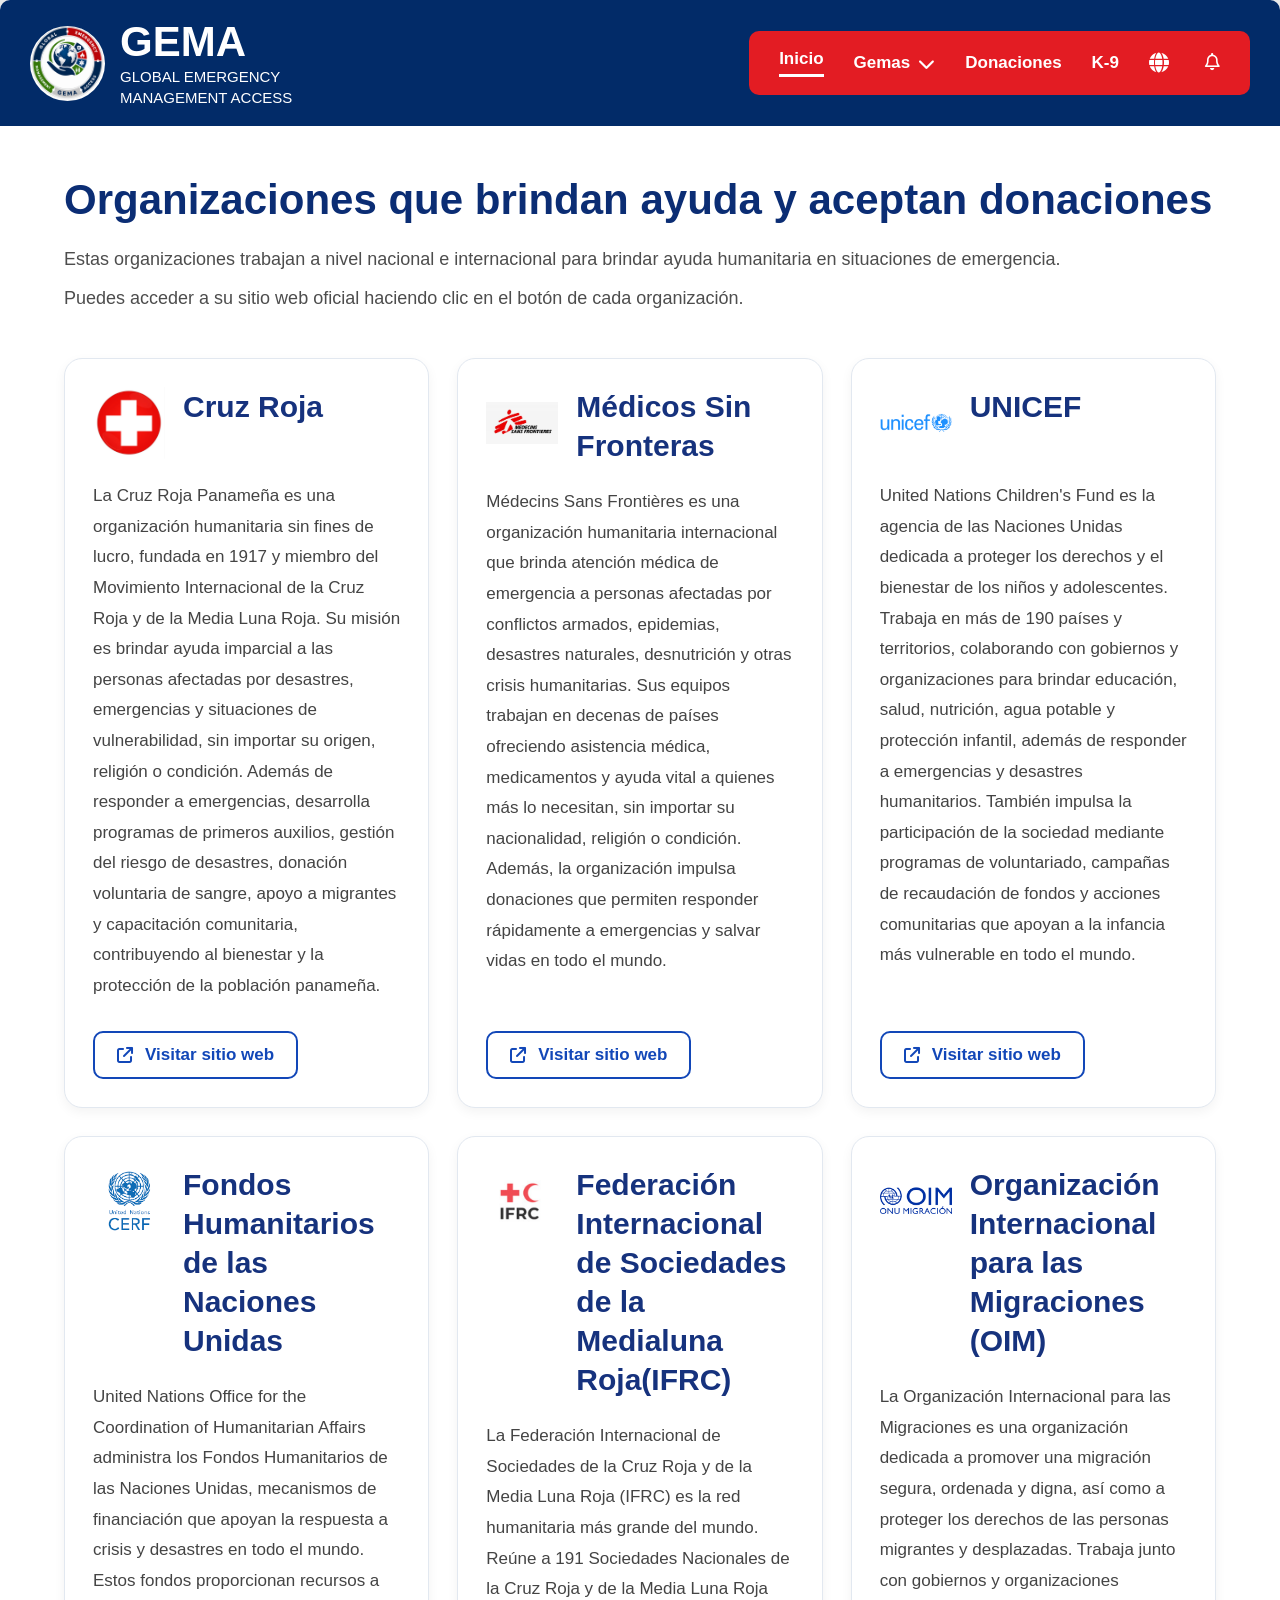
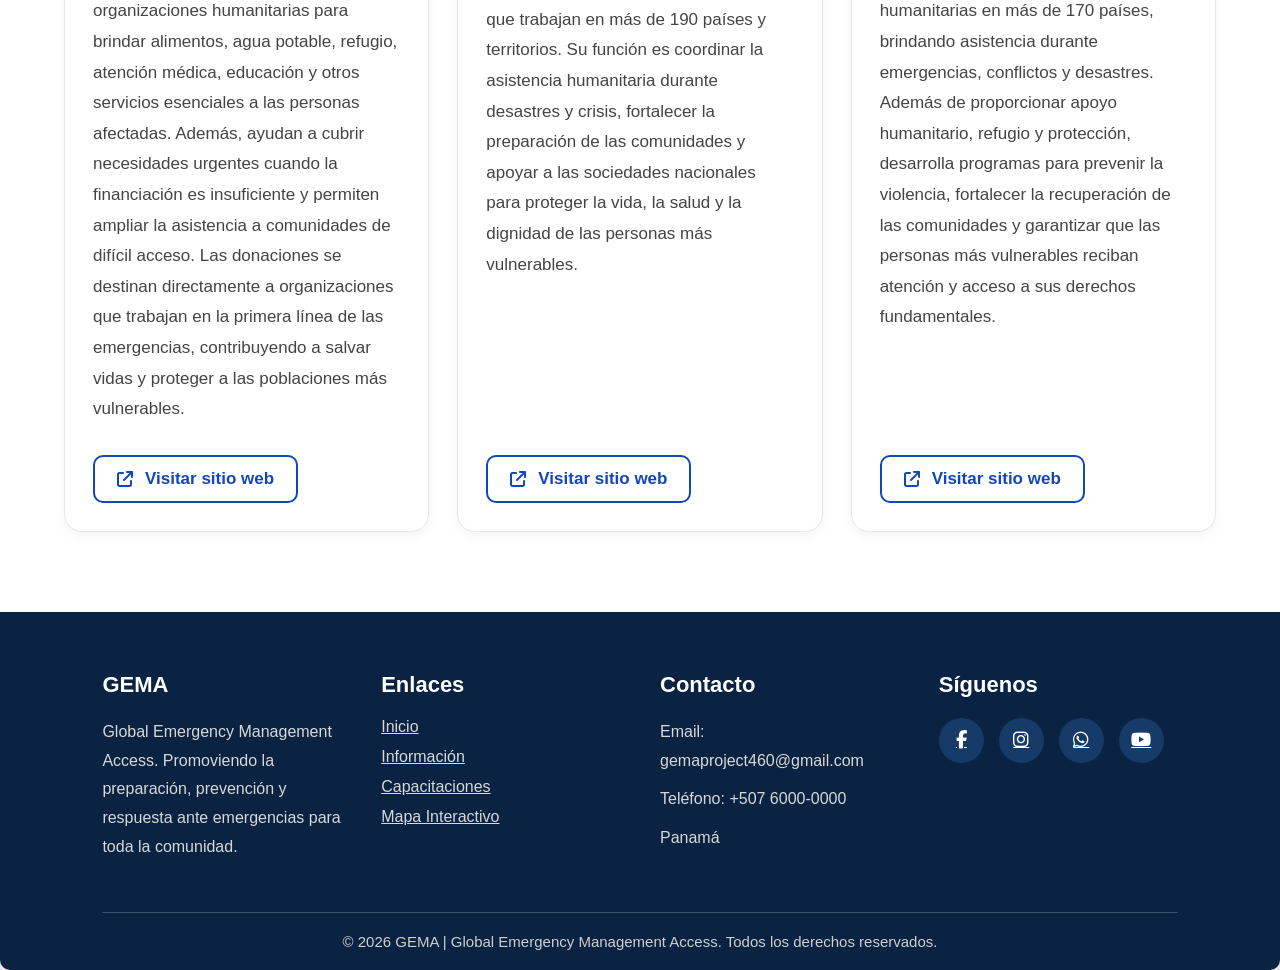
<file: donaciones.html>
<!DOCTYPE html>
<html lang="es">
<head>
    <meta charset="UTF-8">
    <meta name="viewport" content="width=device-width, initial-scale=1.0">
    <title>GEMA</title>

    <!-- CONEXIÓN CSS -->
    <link rel="stylesheet" href="donaciones.css">   <!-- Unir con el css -->

        <link rel="icon" href="Imagenes/LOGO-removebg.png" type="image/x-icon">

    <!-- ICONOS -->
    <link rel="stylesheet"
    href="https://cdnjs.cloudflare.com/ajax/libs/font-awesome/6.5.1/css/all.min.css">
</head>

 <body>

    <!-- CONTENEDOR -->
    <div class="contenedor">

        <!-- HEADER -->
       <header class="header">

    <!-- LOGO -->
    <div class="logo-box">

        <img src="Imagenes/LOGO.png" alt="logo">

        <div class="logo-texto">
            <h1>GEMA</h1>
            <p>
                GLOBAL EMERGENCY <br>
                MANAGEMENT ACCESS
            </p>


    

        </div>

    </div>

   <!-- NAVBAR -->
<nav class="navbar">

    <a href="index.html" class="active" id="inicio" data-i18n="inicio">Inicio</a>
    
    <!-- DROPDOWN -->
    <div class="dropdown">

        <button class="dropbtn" id="gemas">
<span data-i18n="gemas">Gemas</span>
<i class="fa-solid fa-chevron-down"></i>
</button>

        <div class="dropdown-content">
            <div class="texto-dropdown"> 
              <a href="informacion.html" id="infoMenu" data-i18n="informacion">Información</a>
              <a href="niños.html" id="ninosMenu" data-i18n="ninos">Niños</a>
              <a href="capacitaciones.html" id="capacitacionesMenu" data-i18n="capacitaciones">Capacitaciones</a>
              <a href="productos.html" id="productosMenu" data-i18n="productos">Productos</a>

            </div>
        </div>

    </div>

<a href="donaciones.html" id="datos-pais" data-i18n="pais">Donaciones</a>

<a href="k9.html" id="K-9" > K-9 </a>


    
<!--FUNCIONES DE ICONOS DEL NAV-->
<div class="icons">

    <!-- Traducción -->
    <div class="dropdown">

        <i class="fa-solid fa-globe"></i>

        <div class="dropdown-menu">
         <a href="#" onclick="cambiarIdioma('es')">
🇵🇦 Español
</a>

            <a href="#" onclick="cambiarIdioma('en')">
🇺🇸 English
</a>
        </div>

    </div>


    <!-- Notificaciones -->
     <div class="icons"></div>

    <a href="monitoreo.html" class="bell-link">
    <i class="fa-regular fa-bell"></i>
</a>

</div>
  
    </nav>

</header>

<main class="donaciones">

    <h1 data-i18n="donacionesTitulo">
        Organizaciones que brindan ayuda y aceptan donaciones
    </h1>

    <p class="descripcion" data-i18n="donacionesDescripcion1">
        Estas organizaciones trabajan a nivel nacional e internacional para brindar ayuda humanitaria
        en situaciones de emergencia.
    </p>

    <p class="descripcion" data-i18n="donacionesDescripcion2">
        Puedes acceder a su sitio web oficial haciendo clic en el botón de cada organización.
    </p>


    <!-- ==========================
            TARJETAS
    =========================== -->

    <section class="cards-container">


        <!-- CRUZ ROJA -->

        <div class="card">

            <div class="card-header">

                <img src="Imagenes/CRUZ ROJA.png" alt="Cruz Roja">

                <h2 data-i18n="cruzRojaTitulo">Cruz Roja</h2>

            </div>

            <p data-i18n="cruzRojaTexto">
               La Cruz Roja Panameña es una organización humanitaria sin fines de lucro, fundada en 1917 y miembro del Movimiento Internacional de la Cruz Roja y de la Media Luna Roja. Su misión es brindar ayuda imparcial a las personas afectadas por desastres, emergencias y situaciones de vulnerabilidad, sin importar su origen, religión o condición. Además de responder a emergencias, desarrolla programas de primeros auxilios, gestión del riesgo de desastres, donación voluntaria de sangre, apoyo a migrantes y capacitación comunitaria, contribuyendo al bienestar y la protección de la población panameña.  
            </p>

            <a href="https://cruzroja.org.pa/" target="_blank" class="btn">
                <i class="fa-solid fa-arrow-up-right-from-square"></i>
                <span data-i18n="visitarSitio">Visitar sitio web</span>
            </a>

        </div>


        <!-- MÉDICOS SIN FRONTERAS -->

        <div class="card">

            <div class="card-header">

                <img src="Imagenes/MEDECINE.png" alt="MSF">

                <h2 data-i18n="msfTitulo">Médicos Sin Fronteras</h2>

            </div>

            <p data-i18n="msfTexto">
             Médecins Sans Frontières es una organización humanitaria internacional que brinda atención médica de emergencia a personas afectadas por conflictos armados, epidemias, desastres naturales, desnutrición y otras crisis humanitarias. Sus equipos trabajan en decenas de países ofreciendo asistencia médica, medicamentos y ayuda vital a quienes más lo necesitan, sin importar su nacionalidad, religión o condición. Además, la organización impulsa donaciones que permiten responder rápidamente a emergencias y salvar vidas en todo el mundo. 
            </p>

            <a href="https://www.msf.org" target="_blank" class="btn">
                <i class="fa-solid fa-arrow-up-right-from-square"></i>
                <span data-i18n="visitarSitio">Visitar sitio web</span>
            </a>

        </div>


        <!-- UNICEF -->

        <div class="card">

            <div class="card-header">

                <img src="Imagenes/UNICEF.png" alt="UNICEF">

                <h2 data-i18n="unicefTitulo">UNICEF</h2>

            </div>

            <p data-i18n="unicefTexto">
             United Nations Children's Fund es la agencia de las Naciones Unidas dedicada a proteger los derechos y el bienestar de los niños y adolescentes. Trabaja en más de 190 países y territorios, colaborando con gobiernos y organizaciones para brindar educación, salud, nutrición, agua potable y protección infantil, además de responder a emergencias y desastres humanitarios. También impulsa la participación de la sociedad mediante programas de voluntariado, campañas de recaudación de fondos y acciones comunitarias que apoyan a la infancia más vulnerable en todo el mundo. 
            </p>

            <a href="https://www.unicef.org" target="_blank" class="btn">
                <i class="fa-solid fa-arrow-up-right-from-square"></i>
                <span data-i18n="visitarSitio">Visitar sitio web</span>
            </a>

        </div>


        <!--CFRF -->

        <div class="card">

            <div class="card-header">

                <img src="Imagenes/CEFRF.png" alt="CEFRF">

                <h2 data-i18n="ochaTitulo">Fondos Humanitarios de las Naciones Unidas</h2>

            </div>

             <p data-i18n="ochaTexto">
               United Nations Office for the Coordination of Humanitarian Affairs administra los Fondos Humanitarios de las Naciones Unidas, mecanismos de financiación que apoyan la respuesta a crisis y desastres en todo el mundo. Estos fondos proporcionan recursos a organizaciones humanitarias para brindar alimentos, agua potable, refugio, atención médica, educación y otros servicios esenciales a las personas afectadas. Además, ayudan a cubrir necesidades urgentes cuando la financiación es insuficiente y permiten ampliar la asistencia a comunidades de difícil acceso. Las donaciones se destinan directamente a organizaciones que trabajan en la primera línea de las emergencias, contribuyendo a salvar vidas y proteger a las poblaciones más vulnerables. 
             </p>

            <a href="https://crisisrelief.un.org/en/donate" target="_blank" class="btn">
                <i class="fa-solid fa-arrow-up-right-from-square"></i>
                <span data-i18n="visitarSitio">Visitar sitio web</span>
            </a>

        </div>


        <!-- medialunaroja -->

        <div class="card">

            <div class="card-header">

                <img src="Imagenes/IFRC.png" alt="Federación Internacional de Sociedades de la Medialuna Roja (IFRC)">

                <h2>Federación Internacional de Sociedades de la Medialuna Roja(IFRC)</h2>

            </div>

            <p    data-i18n="ifrcTexto">
             la Medialuna Roja (IFRC) es la red humanitaria más grande del mundo. Reúne a 191 Sociedades Nacionales de la Cruz Roja y de la Medialuna Roja que trabajan en más de 190 países y territorios. Su función es coordinar la asistencia humanitaria durante desastres y crisis, fortalecer la preparación de las comunidades y apoyar a las sociedades nacionales para proteger la vida, la salud y la dignidad de las personas más vulnerables. 
            </p>

            <a href="https://www.ifrc.org/es/involucrese/haga-voluntariado/nuestro-voluntariado" target="_blank" class="btn">
                <i class="fa-solid fa-arrow-up-right-from-square"></i>
                <span data-i18n="visitarSitio">Visitar sitio web</span>
            </a>

        </div>


        <!-- Organización Internacional para las Migraciones (OIM)  -->

        <div class="card">

            <div class="card-header">

                <img src="Imagenes/OIM.png" alt="OIM">

                <h2  data-i18n="oimTitulo">Organización Internacional para las Migraciones (OIM) </h2>

            </div>

            <p data-i18n="oimTexto">
             Organización internacional dedicada a promover una migración segura, ordenada y digna, así como a proteger los derechos de las personas migrantes y desplazadas. Trabaja junto con gobiernos y organizaciones humanitarias en más de 170 países, brindando asistencia durante emergencias, conflictos y desastres. Además de proporcionar apoyo humanitario, refugio y protección, desarrolla programas para prevenir la violencia, fortalecer la recuperación de las comunidades y garantizar que las personas más vulnerables reciban atención y acceso a sus derechos fundamentales. 
            </p>

            <a href="https://donate.iom.int" target="_blank" class="btn">
                <i class="fa-solid fa-arrow-up-right-from-square"></i>
                <span data-i18n="visitarSitio">Visitar sitio web</span>
            </a>

        </div>


    </section>

</main>

<!-- ================= FOOTER ================= -->

<footer class="footer">

    <div class="footer-grid">

        <!-- GEMA -->
        <div class="footer-box">

            <h3 data-i18n="gemaTitulo">GEMA</h3>

            <p data-i18n="gemaDescripcion">
                Global Emergency Management Access.
                Promoviendo la preparación, prevención y respuesta
                ante emergencias para toda la comunidad.
            </p>

        </div>

        <!-- Enlaces -->

        <div class="footer-box">

            <h3 data-i18n="footerEnlaces">Enlaces</h3>

            <a href="Index.html" data-i18n="inicio">Inicio</a>
            <a href="informacion.html" data-i18n="informacion">Información</a>
            <a href="capacitaciones.html" data-i18n="capacitaciones">Capacitaciones</a>
            <a href="mapa.html" target="_blank" data-i18n="mapaInteractivo">Mapa Interactivo</a>

        </div>

        <!-- Contacto -->

        <div class="footer-box">

            <h3 data-i18n="footerContacto">Contacto</h3>

            <p>Email: gemaproject460@gmail.com </p>
            <p data-i18n="telefono">Teléfono: +507 6000-0000</p>
            <p data-i18n="panama">Panamá</p>

        </div>

        <!-- Redes -->

        <div class="footer-box">

            <h3 data-i18n="footerSiguenos">Síguenos</h3>

            <div class="footer-redes">

                <a href="#" target="_blank">
                    <i class="fa-brands fa-facebook-f"></i>
                </a>

                <a href="https://www.instagram.com/g.e.m.aofficial?igsi=MXFkcjlnNGMwanE0NA==" target="_blank">
                    <i class="fab fa-instagram"></i>
                </a>

                <a href="https://whatsapp.com/channel/0029Vb8Daw42kNFn3OM9pp2z" target="_blank">
                    <i class="fa-brands fa-whatsapp"></i>
                </a>

                <a href="#" target="_blank">
                    <i class="fa-brands fa-youtube"></i>
                </a>

            </div>

        </div>

    </div>

    <div class="footer-bottom">

        <p data-i18n="footerDerechos">
            © 2026 GEMA | Global Emergency Management Access.
            Todos los derechos reservados.
        </p>

    </div>

</footer>

<script src="donaciones.js"> </script>

</html>
</file>
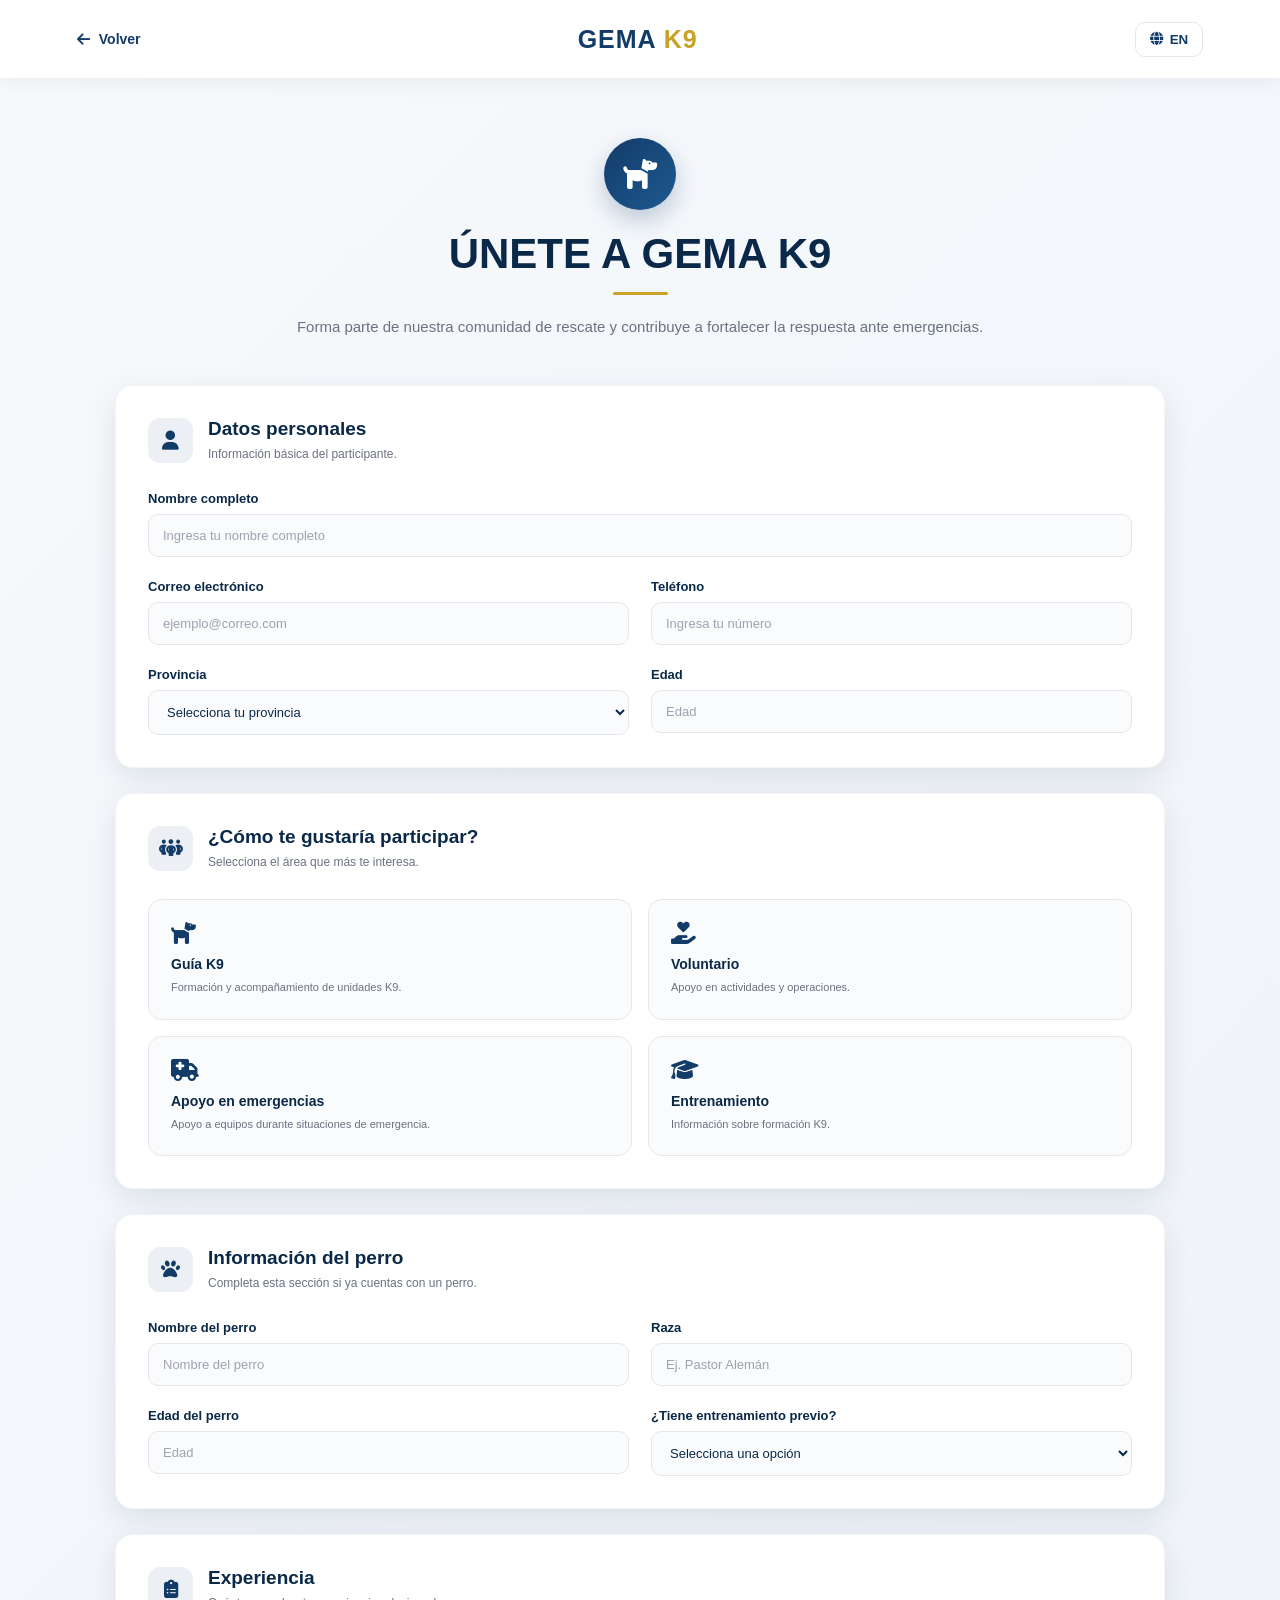
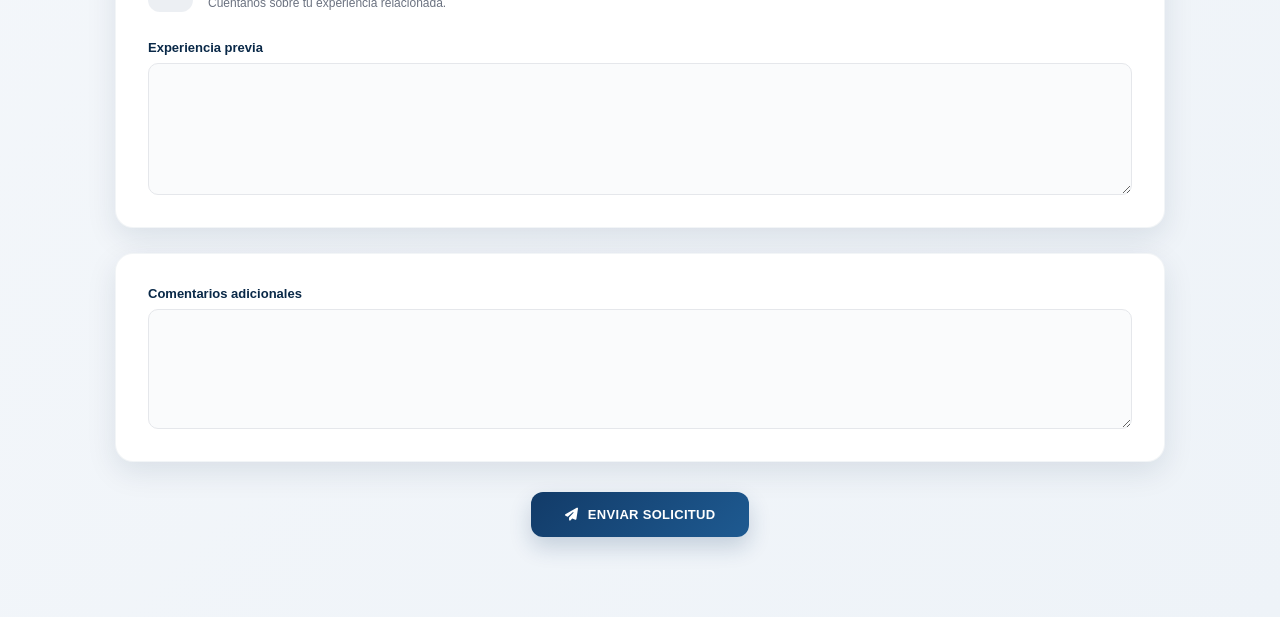
<file: formk9.html>
<!DOCTYPE html>
<html lang="es">

<head>
    <meta charset="UTF-8">
    <meta name="viewport" content="width=device-width, initial-scale=1.0">
    <link rel="icon" href="Imagenes/LOGO-removebg.png" type="image/x-icon">

    <title data-i18n="k9_titulo_pagina">GEMA K9 | Registro</title>

    <!-- CSS -->
    <link rel="stylesheet" href="formk9.css">

    <!-- Font Awesome -->
    <link rel="stylesheet"
        href="https://cdnjs.cloudflare.com/ajax/libs/font-awesome/6.5.1/css/all.min.css">
</head>

<body>

    <!-- =========================================
         HEADER
    ========================================== -->

    <header class="k9-header">

        <a href="k9.html" class="btn-regresar">
            <i class="fa-solid fa-arrow-left"></i>
            <span data-i18n="volver">Volver</span>
        </a>

        <div class="k9-logo">
            <span>GEMA</span>
            <strong>K9</strong>
        </div>

        <!-- Botón de idioma -->
        <button class="btn-idioma" id="idiomaBtn">
            <i class="fa-solid fa-globe"></i>
            <span id="idiomaTexto">EN</span>
        </button>

    </header>


    <!-- =========================================
         CONTENIDO PRINCIPAL
    ========================================== -->

    <main class="k9-container">

        <!-- INTRODUCCIÓN -->

        <section class="k9-intro">

            <div class="k9-icon">
                <i class="fa-solid fa-dog"></i>
            </div>

            <h1 data-i18n="k9_titulo">
                ÚNETE A GEMA K9
            </h1>

            <p data-i18n="k9_subtitulo">
                Forma parte de nuestra comunidad de rescate y
                contribuye a fortalecer la respuesta ante emergencias.
            </p>

        </section>


        <!-- =========================================
             FORMULARIO
        ========================================== -->

        <form id="k9Form" class="k9-form">

            <!-- =====================================
                 DATOS PERSONALES
            ====================================== -->

            <section class="form-section">

                <div class="section-title">

                    <i class="fa-solid fa-user"></i>

                    <div>
                        <h2 data-i18n="datos_personales">
                            Datos personales
                        </h2>

                        <p data-i18n="datos_personales_desc">
                            Información básica del participante.
                        </p>
                    </div>

                </div>


                <div class="form-grid">

                    <!-- Nombre -->

                    <div class="form-group full">

                        <label for="nombre" data-i18n="nombre">
                            Nombre completo
                        </label>

                        <input
                            type="text"
                            id="nombre"
                            name="nombre"
                            data-i18n-placeholder="nombre_placeholder"
                            placeholder="Ingresa tu nombre completo"
                            required>

                    </div>


                    <!-- Correo -->

                    <div class="form-group">

                        <label for="correo" data-i18n="correo">
                            Correo electrónico
                        </label>

                        <input
                            type="email"
                            id="correo"
                            name="correo"
                            data-i18n-placeholder="correo_placeholder"
                            placeholder="ejemplo@correo.com"
                            required>

                    </div>


                    <!-- Teléfono -->

                    <div class="form-group">

                        <label for="telefono" data-i18n="telefono">
                            Teléfono
                        </label>

                        <input
                            type="tel"
                            id="telefono"
                            name="telefono"
                            data-i18n-placeholder="telefono_placeholder"
                            placeholder="Ingresa tu número"
                            required>

                    </div>


                    <!-- Provincia -->

                    <div class="form-group">

                        <label for="provincia" data-i18n="provincia">
                            Provincia
                        </label>

                        <select id="provincia" name="provincia" required>

                            <option value=""
                                data-i18n="seleccionar_provincia">
                                Selecciona tu provincia
                            </option>

                            <option value="Bocas del Toro">
                                Bocas del Toro
                            </option>

                            <option value="Coclé">
                                Coclé
                            </option>

                            <option value="Colón">
                                Colón
                            </option>

                            <option value="Chiriquí">
                                Chiriquí
                            </option>

                            <option value="Darién">
                                Darién
                            </option>

                            <option value="Herrera">
                                Herrera
                            </option>

                            <option value="Los Santos">
                                Los Santos
                            </option>

                            <option value="Panamá">
                                Panamá
                            </option>

                            <option value="Panamá Oeste">
                                Panamá Oeste
                            </option>

                            <option value="Veraguas">
                                Veraguas
                            </option>

                        </select>

                    </div>


                    <!-- Edad -->

                    <div class="form-group">

                        <label for="edad" data-i18n="edad">
                            Edad
                        </label>

                        <input
                            type="number"
                            id="edad"
                            name="edad"
                            min="13"
                            max="100"
                            placeholder="Edad"
                            required>

                    </div>

                </div>

            </section>


            <!-- =====================================
                 PARTICIPACIÓN
            ====================================== -->

            <section class="form-section">

                <div class="section-title">

                    <i class="fa-solid fa-people-group"></i>

                    <div>

                        <h2 data-i18n="participacion">
                            ¿Cómo te gustaría participar?
                        </h2>

                        <p data-i18n="participacion_desc">
                            Selecciona el área que más te interesa.
                        </p>

                    </div>

                </div>


                <div class="participation-grid">

                    <label class="participation-card">

                        <input
                            type="radio"
                            name="participacion"
                            value="guia">

                        <div>

                            <i class="fa-solid fa-dog"></i>

                            <h3 data-i18n="guia_k9">
                                Guía K9
                            </h3>

                            <p data-i18n="guia_k9_desc">
                                Formación y acompañamiento de unidades K9.
                            </p>

                        </div>

                    </label>


                    <label class="participation-card">

                        <input
                            type="radio"
                            name="participacion"
                            value="voluntario">

                        <div>

                            <i class="fa-solid fa-hand-holding-heart"></i>

                            <h3 data-i18n="voluntario">
                                Voluntario
                            </h3>

                            <p data-i18n="voluntario_desc">
                                Apoyo en actividades y operaciones.
                            </p>

                        </div>

                    </label>


                    <label class="participation-card">

                        <input
                            type="radio"
                            name="participacion"
                            value="emergencias">

                        <div>

                            <i class="fa-solid fa-truck-medical"></i>

                            <h3 data-i18n="apoyo_emergencias">
                                Apoyo en emergencias
                            </h3>

                            <p data-i18n="apoyo_emergencias_desc">
                                Apoyo a equipos durante situaciones de emergencia.
                            </p>

                        </div>

                    </label>


                    <label class="participation-card">

                        <input
                            type="radio"
                            name="participacion"
                            value="entrenamiento">

                        <div>

                            <i class="fa-solid fa-graduation-cap"></i>

                            <h3 data-i18n="entrenamiento">
                                Entrenamiento
                            </h3>

                            <p data-i18n="entrenamiento_desc">
                                Información sobre formación K9.
                            </p>

                        </div>

                    </label>

                </div>

            </section>


            <!-- =====================================
                 INFORMACIÓN DEL PERRO
            ====================================== -->

            <section class="form-section">

                <div class="section-title">

                    <i class="fa-solid fa-paw"></i>

                    <div>

                        <h2 data-i18n="informacion_perro">
                            Información del perro
                        </h2>

                        <p data-i18n="informacion_perro_desc">
                            Completa esta sección si ya cuentas con un perro.
                        </p>

                    </div>

                </div>


                <div class="form-grid">

                    <div class="form-group">

                        <label for="nombrePerro" data-i18n="nombre_perro">
                            Nombre del perro
                        </label>

                        <input
                            type="text"
                            id="nombrePerro"
                            name="nombrePerro"
                            data-i18n-placeholder="nombre_perro_placeholder"
                            placeholder="Nombre del perro">

                    </div>


                    <div class="form-group">

                        <label for="raza" data-i18n="raza">
                            Raza
                        </label>

                        <input
                            type="text"
                            id="raza"
                            name="raza"
                            data-i18n-placeholder="raza_placeholder"
                            placeholder="Ej. Pastor Alemán">

                    </div>


                    <div class="form-group">

                        <label for="edadPerro" data-i18n="edad_perro">
                            Edad del perro
                        </label>

                        <input
                            type="number"
                            id="edadPerro"
                            name="edadPerro"
                            min="0"
                            max="30"
                            placeholder="Edad">

                    </div>


                    <div class="form-group">

                        <label for="entrenamientoPerro"
                            data-i18n="entrenamiento_perro">

                            ¿Tiene entrenamiento previo?

                        </label>

                        <select id="entrenamientoPerro"
                            name="entrenamientoPerro">

                            <option value=""
                                data-i18n="seleccionar_opcion">

                                Selecciona una opción

                            </option>

                            <option value="si"
                                data-i18n="si">

                                Sí

                            </option>

                            <option value="no"
                                data-i18n="no">

                                No

                            </option>

                        </select>

                    </div>

                </div>

            </section>


            <!-- =====================================
                 EXPERIENCIA
            ====================================== -->

            <section class="form-section">

                <div class="section-title">

                    <i class="fa-solid fa-clipboard-list"></i>

                    <div>

                        <h2 data-i18n="experiencia">
                            Experiencia
                        </h2>

                        <p data-i18n="experiencia_desc">
                            Cuéntanos sobre tu experiencia relacionada.
                        </p>

                    </div>

                </div>


                <div class="form-group">

                    <label for="experiencia"
                        data-i18n="experiencia_label">

                        Experiencia previa

                    </label>

                    <textarea
                        id="experiencia"
                        name="experiencia"
                        rows="5"
                        data-i18n-placeholder="experiencia_placeholder"
                        placeholder="Cuéntanos brevemente sobre tu experiencia...">
                    </textarea>

                </div>

            </section>


            <!-- =====================================
                 MENSAJE
            ====================================== -->

            <section class="form-section">

                <div class="form-group">

                    <label for="comentarios"
                        data-i18n="comentarios">

                        Comentarios adicionales

                    </label>

                    <textarea
                        id="comentarios"
                        name="comentarios"
                        rows="4"
                        data-i18n-placeholder="comentarios_placeholder"
                        placeholder="¿Hay algo más que quieras contarnos?">
                    </textarea>

                </div>

            </section>


            <!-- =====================================
                 BOTÓN
            ====================================== -->

            <div class="form-actions">

                <button
                    type="submit"
                    class="btn-enviar">

                    <i class="fa-solid fa-paper-plane"></i>

                    <span data-i18n="enviar">
                        ENVIAR SOLICITUD
                    </span>

                </button>

            </div>

        </form>


        <!-- =========================================
             MENSAJE DE CONFIRMACIÓN
        ========================================== -->

        <div
            id="mensajeExito"
            class="mensaje-exito"
            hidden>

            <i class="fa-solid fa-circle-check"></i>

            <h2 data-i18n="exito_titulo">
                ¡Solicitud enviada!
            </h2>

            <p data-i18n="exito_texto">
                Gracias por tu interés en formar parte de GEMA K9.
                Nos pondremos en contacto contigo.
            </p>

        </div>

    </main>


    <!-- =========================================
         JAVASCRIPT
    ========================================== -->

    <script src="formk9.js"></script>

</body>

</html>
</file>
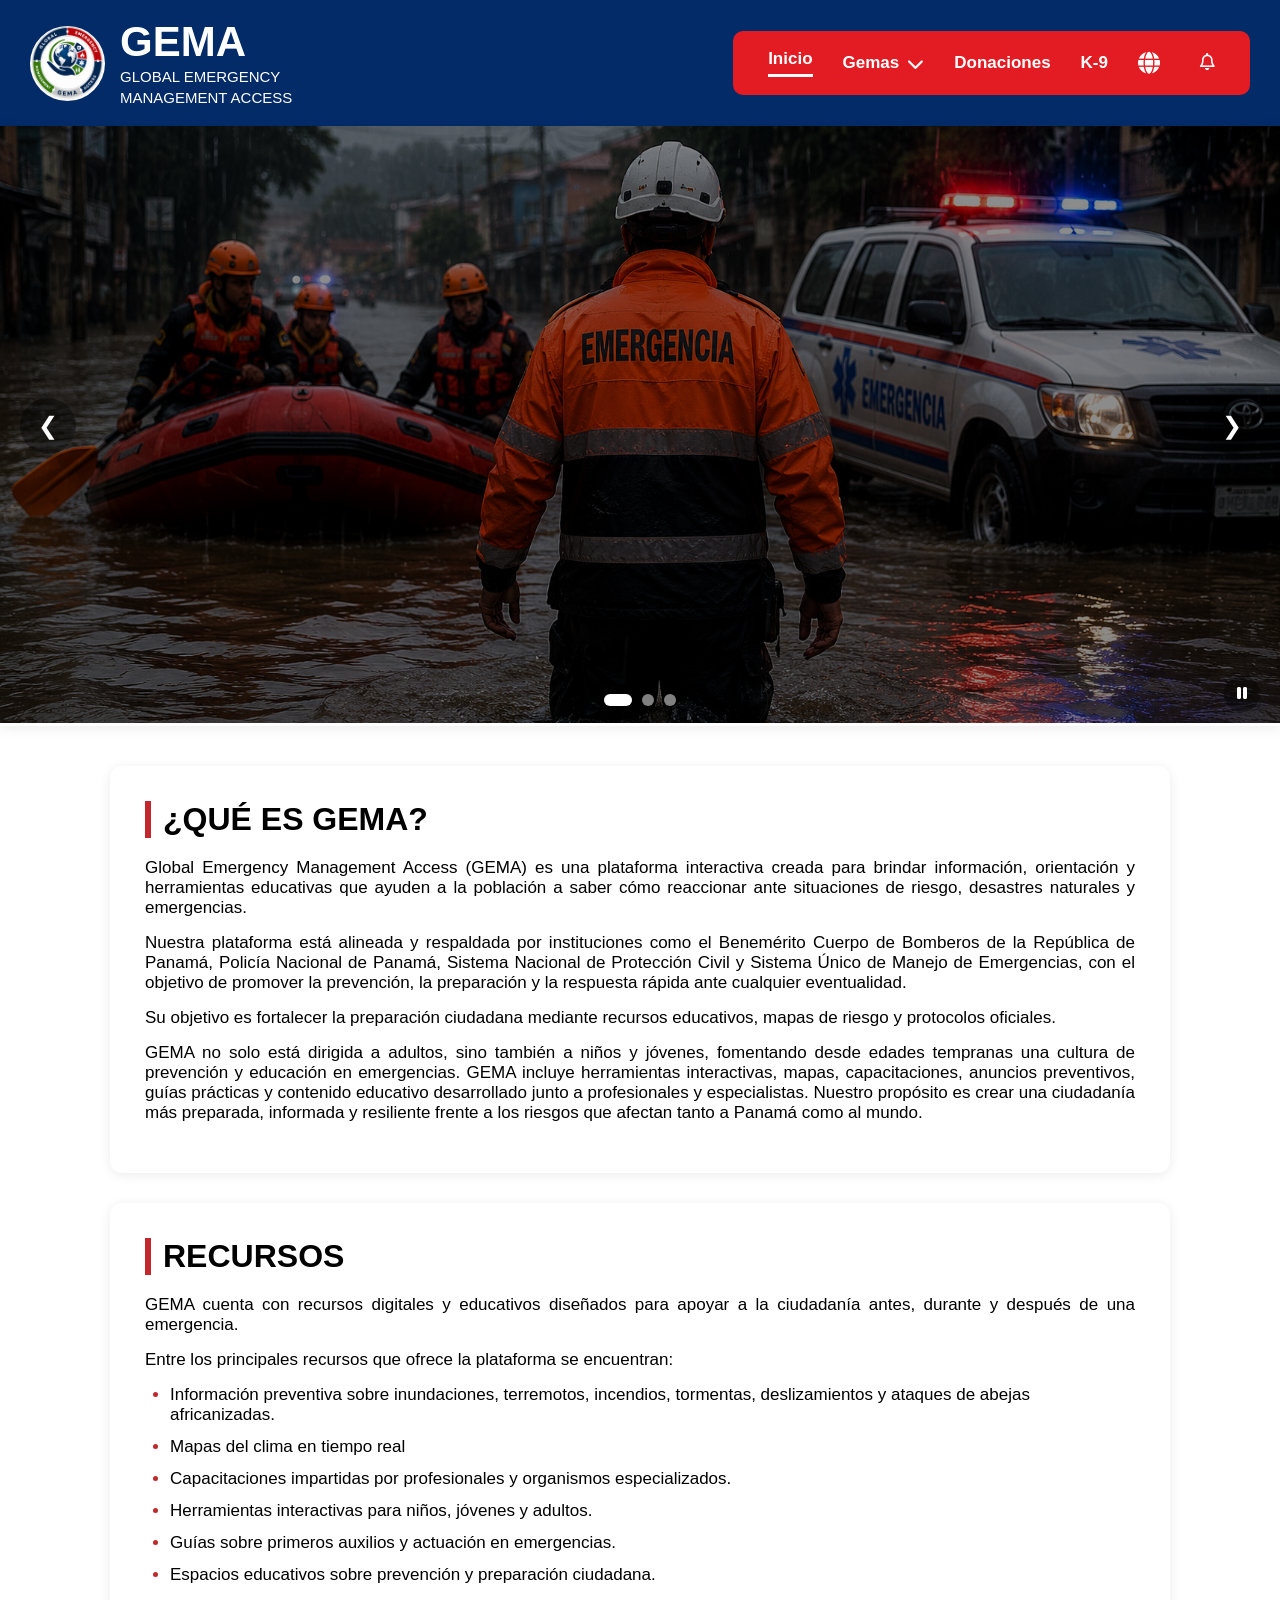
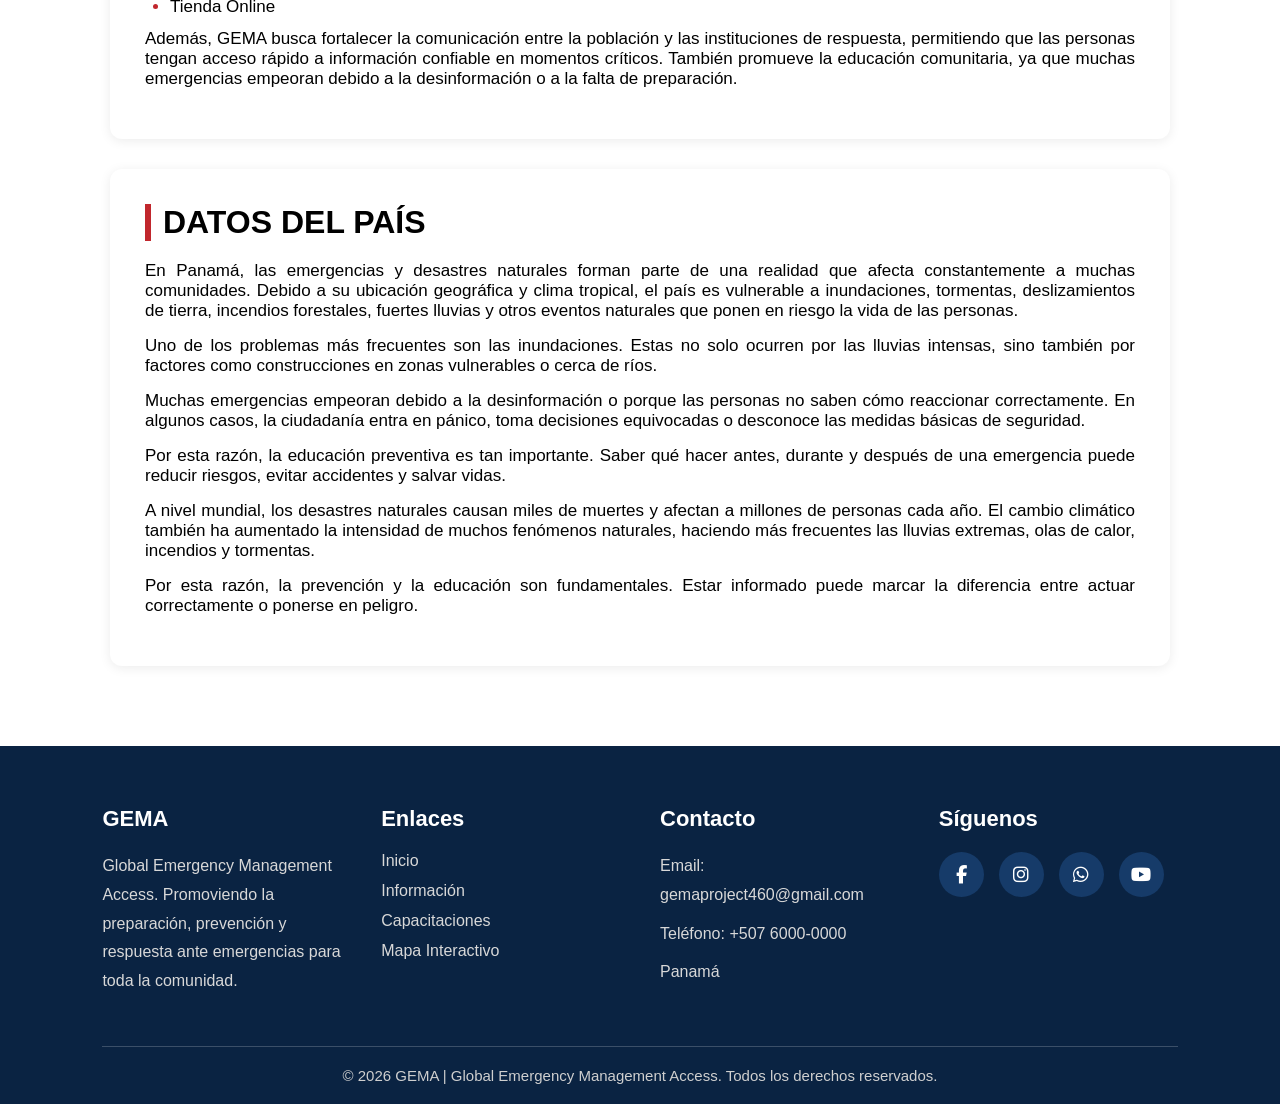
<file: informacion.html>
<!DOCTYPE html>
<html lang="es">
<head>
    <meta charset="UTF-8">
    <meta name="viewport" content="width=device-width, initial-scale=1.0">
    <title>GEMA</title>

    <!-- CONEXIÓN CSS -->
    <link rel="stylesheet" href="informacion.css">   <!-- Unir con el css -->

    <link rel="icon" href="Imagenes/LOGO-removebg.png" type="image/x-icon">

    <!-- ICONOS -->
    <link rel="stylesheet"
    href="https://cdnjs.cloudflare.com/ajax/libs/font-awesome/6.5.1/css/all.min.css">
</head>

 <body>

    <!-- CONTENEDOR -->
    <div class="contenedor">

        <!-- HEADER -->
       <header class="header">

    <!-- LOGO -->
    <div class="logo-box">

        <img src="Imagenes/LOGO.png" alt="logo">

        <div class="logo-texto">
            <h1>GEMA</h1>
            <p>
                GLOBAL EMERGENCY <br>
                MANAGEMENT ACCESS
            </p>


    

        </div>

    </div>

   <!-- NAVBAR -->
<nav class="navbar">

    <a href="index.html" class="active" id="inicio" data-i18n="inicio">Inicio</a>
    
    <!-- DROPDOWN -->
    <div class="dropdown">

        <button class="dropbtn" id="gemas">
<span data-i18n="gemas">Gemas</span>
<i class="fa-solid fa-chevron-down"></i>
</button>

        <div class="dropdown-content">
            <div class="texto-dropdown"> 
              <a href="informacion.html" id="infoMenu" data-i18n="informacion">Información</a>
              <a href="niños.html" id="ninosMenu" data-i18n="ninos">Niños</a>
              <a href="capacitaciones.html" id="capacitacionesMenu" data-i18n="capacitaciones">Capacitaciones</a>
              <a href="productos.html" id="productosMenu" data-i18n="productos">Productos</a>

            </div>
        </div>

    </div>

<a href="donaciones.html" id="datos-pais" data-i18n="pais">Donaciones</a>

<a href="k9.html" id="K-9" > K-9 </a>


    
<!--FUNCIONES DE ICONOS DEL NAV-->
<div class="icons">

    <!-- Traducción -->
    <div class="dropdown">

        <i class="fa-solid fa-globe"></i>

        <div class="dropdown-menu">
         <a href="#" onclick="cambiarIdioma('es')">
🇵🇦 Español
</a>

            <a href="#" onclick="cambiarIdioma('en')">
🇺🇸 English
</a>
        </div>

    </div>


    <!-- Notificaciones -->
     <div class="icons"></div>

    <a href="monitoreo.html" class="bell-link">
    <i class="fa-regular fa-bell"></i>
</a>
</a>

</div>

        
    </nav>

</header>

       
 <section class="hero">
  <div class="hero-slides">

  <div class="slide active" style="background-image:
linear-gradient(rgba(0,0,0,0.45), rgba(0,0,0,0.45)),
url('Imagenes/Primer imagen png.png')">
</div>

<div class="slide" style="background-image:
linear-gradient(rgba(0,0,0,0.45), rgba(0,0,0,0.45)),
url('Imagenes/KIDS.png')">
</div>

<div class="slide" style="background-image:
linear-gradient(rgba(0,0,0,0.45), rgba(0,0,0,0.45)),
url('Imagenes/GEMA KIDS.png')">
</div>

  </div>

  
  <!-- Controles -->
  <button class="hero-prev" onclick="cambiarSlide(-1)">&#10094;</button>
  <button class="hero-next" onclick="cambiarSlide(1)">&#10095;</button>

  <!-- Puntos indicadores -->
  <div class="hero-dots">
    <span class="dot active" onclick="irASlide(0)"></span>
    <span class="dot" onclick="irASlide(1)"></span>
    <span class="dot" onclick="irASlide(2)"></span>
  </div>

  <!-- Botón pausa -->
  <button class="hero-pause" onclick="togglePausa()">
    <i class="fa-solid fa-pause" id="iconoPausa"></i>
  </button>

</section>


<!-- ================= CONTENIDO PRINCIPAL ================= -->
<main>

  <!-- Sección: ¿Qué es GEMA? -->
  <section>
    <h2 data-i18n="queEsGema">¿QUÉ ES GEMA?</h2>

    <p data-i18n="queEsGemaTexto1">
Global Emergency Management Access (GEMA) es una plataforma interactiva creada para brindar información, orientación y herramientas educativas que ayuden a la población a saber cómo reaccionar ante situaciones de riesgo, desastres naturales y emergencias.
</p>

     <p data-i18n="queEsGemaTexto2">
Nuestra plataforma está alineada y respaldada por instituciones como el Benemérito Cuerpo de Bomberos de la República de Panamá, Policía Nacional de Panamá, Sistema Nacional de Protección Civil y Sistema Único de Manejo de Emergencias, con el objetivo de promover la prevención, la preparación y la respuesta rápida ante cualquier eventualidad.
</p>

<p data-i18n="queEsGemaTexto3">
Su objetivo es fortalecer la preparación ciudadana mediante recursos educativos,
mapas de riesgo y protocolos oficiales.
</p>

<p data-i18n="queEsGemaTexto4">
GEMA no solo está dirigida a adultos, sino también a niños y jóvenes, fomentando desde edades tempranas una cultura de prevención y educación en emergencias. GEMA incluye herramientas interactivas, mapas, capacitaciones, anuncios preventivos, guías prácticas y contenido educativo desarrollado junto a profesionales y especialistas. Nuestro propósito es crear una ciudadanía más preparada, informada y resiliente frente a los riesgos que afectan tanto a Panamá como al mundo.
</p>

  </section>

  <!-- Sección: Recursos -->
  <section>
   <h2 data-i18n="recursos">RECURSOS</h2>
   <p data-i18n="recursosTexto1">
GEMA cuenta con recursos digitales y educativos diseñados para apoyar a la ciudadanía antes, durante y después de una emergencia.
</p>

   <p data-i18n="recursosTexto2">
Entre los principales recursos que ofrece la plataforma se encuentran:
</p>

    <ul>
     <li data-i18n="lista1">
Información preventiva sobre inundaciones, terremotos, incendios, tormentas, deslizamientos y ataques de abejas africanizadas.
</li>

<li data-i18n="lista2">
Mapas del clima en tiempo real
</li>
      <li data-i18n="lista3">
Capacitaciones impartidas por profesionales y organismos especializados.
</li>
      <li data-i18n="lista4">
Herramientas interactivas para niños, jóvenes y adultos.
</li>
<li data-i18n="lista5">
Guías sobre primeros auxilios y actuación en emergencias.
</li>
  <li data-i18n="lista6">
Espacios educativos sobre prevención y preparación ciudadana.
</li>
    <li data-i18n="lista7">
Tienda Online
</li>

    </ul>

    <p data-i18n="recursosTexto3">
Además, GEMA busca fortalecer la comunicación entre la población y las instituciones de respuesta, permitiendo que las personas tengan acceso rápido a información confiable en momentos críticos, también promueve la educación comunitaria, ya que muchas emergencias empeoran debido a la desinformación o a la falta de preparación.
</p>

     </section>

  <!-- Sección: Datos del país -->
  <section>
   <h2 data-i18n="datosPais">DATOS DEL PAÍS</h2>

 <p data-i18n="datosPaisTexto1">
En Panamá, las emergencias y desastres naturales forman parte de una realidad que afecta constantemente a muchas comunidades. Debido a su ubicación geográfica y clima tropical, el país es vulnerable a inundaciones, tormentas, deslizamientos de tierra, incendios forestales, fuertes lluvias y otros eventos naturales que ponen en riesgo la vida de las personas.
</p>
<p data-i18n="datosPaisTexto2">
Uno de los problemas más frecuentes son las inundaciones. Estas no solo ocurren por las lluvias intensas, sino también por factores como construcciones en zonas vulnerables o cerca de ríos.
</p>

<p data-i18n="datosPaisTexto3">
Muchas emergencias empeoran debido a la desinformación o porque las personas no saben cómo reaccionar correctamente. En algunos casos, la ciudadanía entra en pánico, toma decisiones equivocadas o desconoce las medidas básicas de seguridad.
</p>

<p data-i18n="datosPaisTexto4">
Por esta razón, la educación preventiva es tan importante. Saber qué hacer antes, durante y después de una emergencia puede reducir riesgos, evitar accidentes y salvar vidas.
</p>

<p data-i18n="datosPaisTexto5">
A nivel mundial, los desastres naturales causan miles de muertes y afectan a millones de personas cada año. El cambio climático también ha aumentado la intensidad de muchos fenómenos naturales, haciendo más frecuentes las lluvias extremas, olas de calor, incendios y tormentas.
</p>

<p data-i18n="datosPaisTexto6">
Por esta razón, la prevención y la educación son fundamentales. Estar informado puede marcar la diferencia entre actuar correctamente o ponerse en peligro.
</p>

  </section>

</main>


<!-- ================= FOOTER ================= -->

<footer class="footer">

    <div class="footer-grid">

        <!-- GEMA -->
        <div class="footer-box">

            <h3 data-i18n="gemaTitulo">GEMA</h3>

            <p data-i18n="gemaDescripcion">
                Global Emergency Management Access.
                Promoviendo la preparación, prevención y respuesta
                ante emergencias para toda la comunidad.
            </p>

        </div>

        <!-- Enlaces -->

        <div class="footer-box">

            <h3 data-i18n="footerEnlaces">Enlaces</h3>

            <a href="Index.html" data-i18n="inicio">Inicio</a>
            <a href="informacion.html" data-i18n="informacion">Información</a>
            <a href="capacitaciones.html" data-i18n="capacitaciones">Capacitaciones</a>
            <a href="mapa.html" target="_blank" data-i18n="mapaInteractivo">Mapa Interactivo</a>

        </div>

        <!-- Contacto -->

        <div class="footer-box">

            <h3 data-i18n="footerContacto">Contacto</h3>

            <p>Email: gemaproject460@gmail.com </p>
            <p data-i18n="telefono">Teléfono: +507 6000-0000</p>
            <p data-i18n="panama">Panamá</p>

        </div>

        <!-- Redes -->

        <div class="footer-box">

            <h3 data-i18n="footerSiguenos">Síguenos</h3>

            <div class="footer-redes">

                <a href="#" target="_blank">
                    <i class="fa-brands fa-facebook-f"></i>
                </a>

                <a href="https://www.instagram.com/g.e.m.aofficial?igsi=MXFkcjlnNGMwanE0NA==" target="_blank">
                    <i class="fab fa-instagram"></i>
                </a>

                <a href="https://whatsapp.com/channel/0029Vb8Daw42kNFn3OM9pp2z" target="_blank">
                    <i class="fa-brands fa-whatsapp"></i>
                </a>

                <a href="#" target="_blank">
                    <i class="fa-brands fa-youtube"></i>
                </a>

            </div>

        </div>

    </div>

    <div class="footer-bottom">

        <p data-i18n="footerDerechos">
            © 2026 GEMA | Global Emergency Management Access.
            Todos los derechos reservados.
        </p>

    </div>

</footer>
<script src="informacion.js"></script>

</html>
</file>
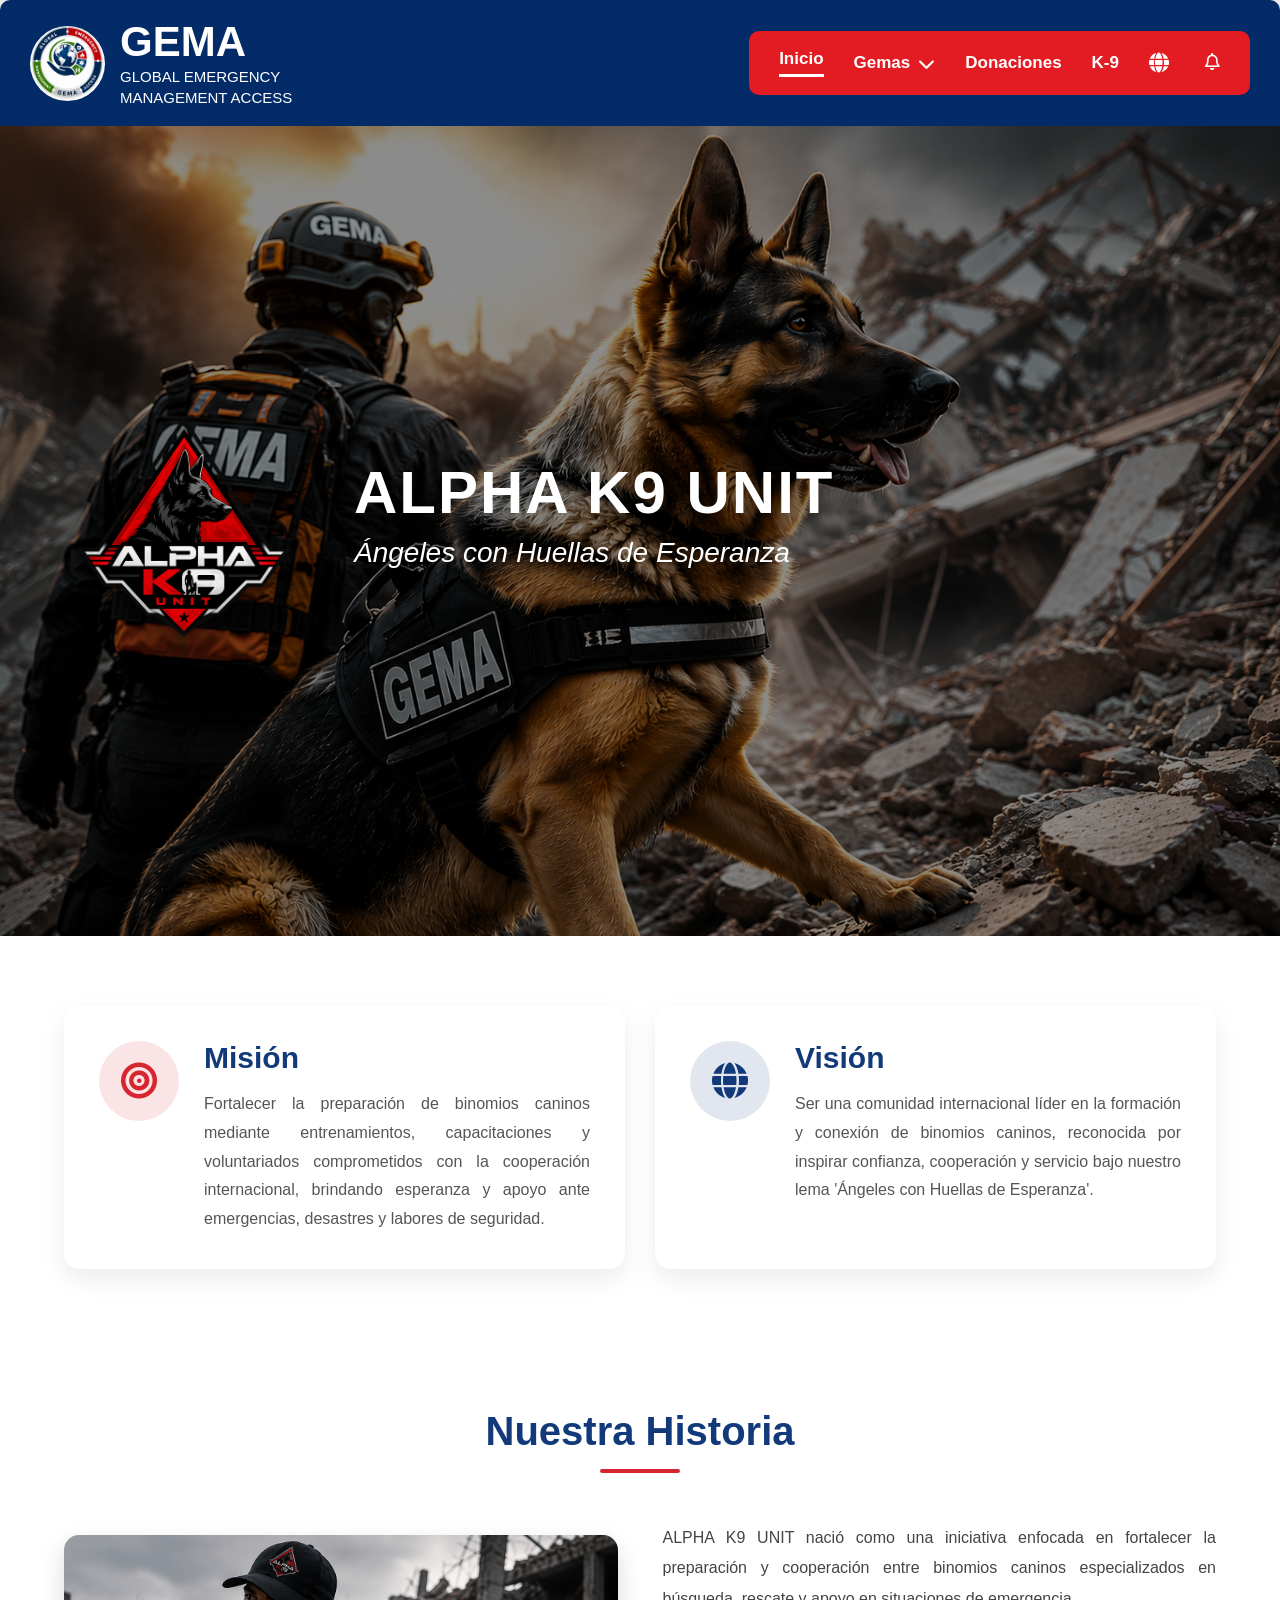
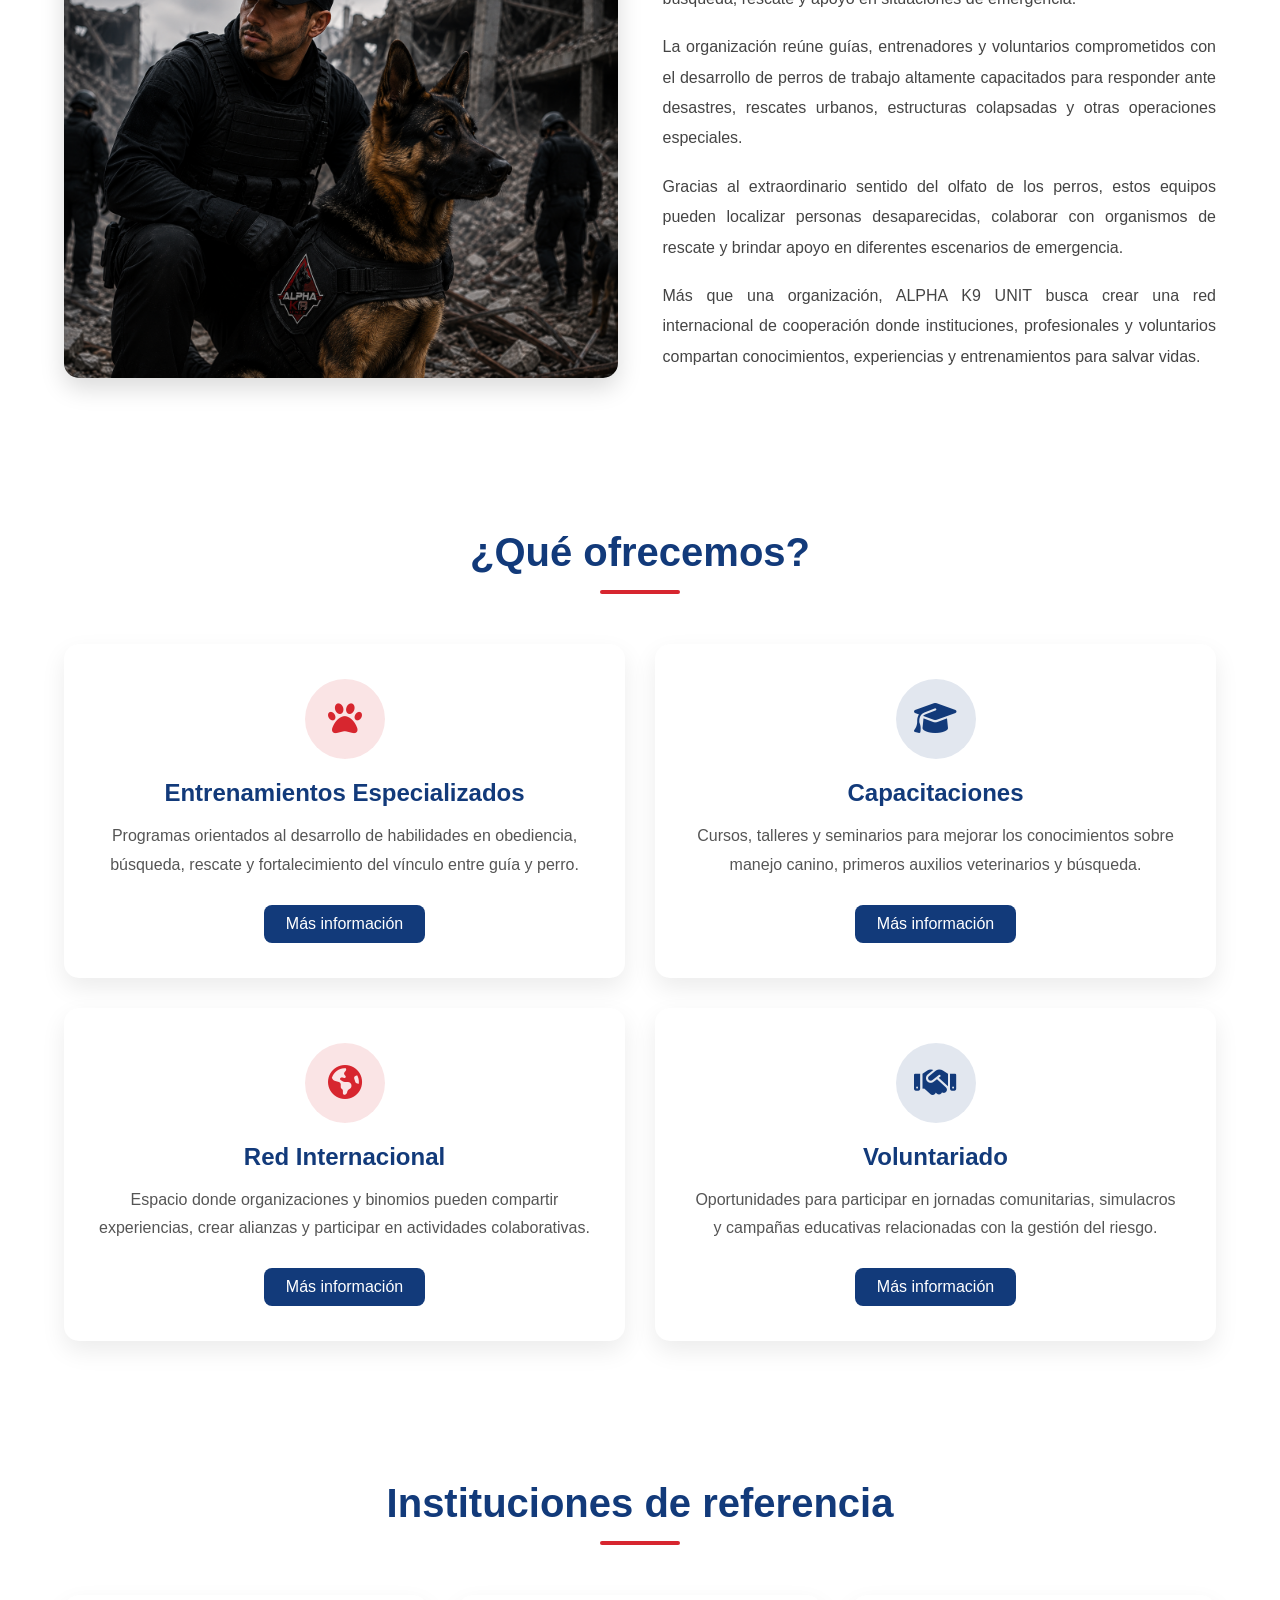
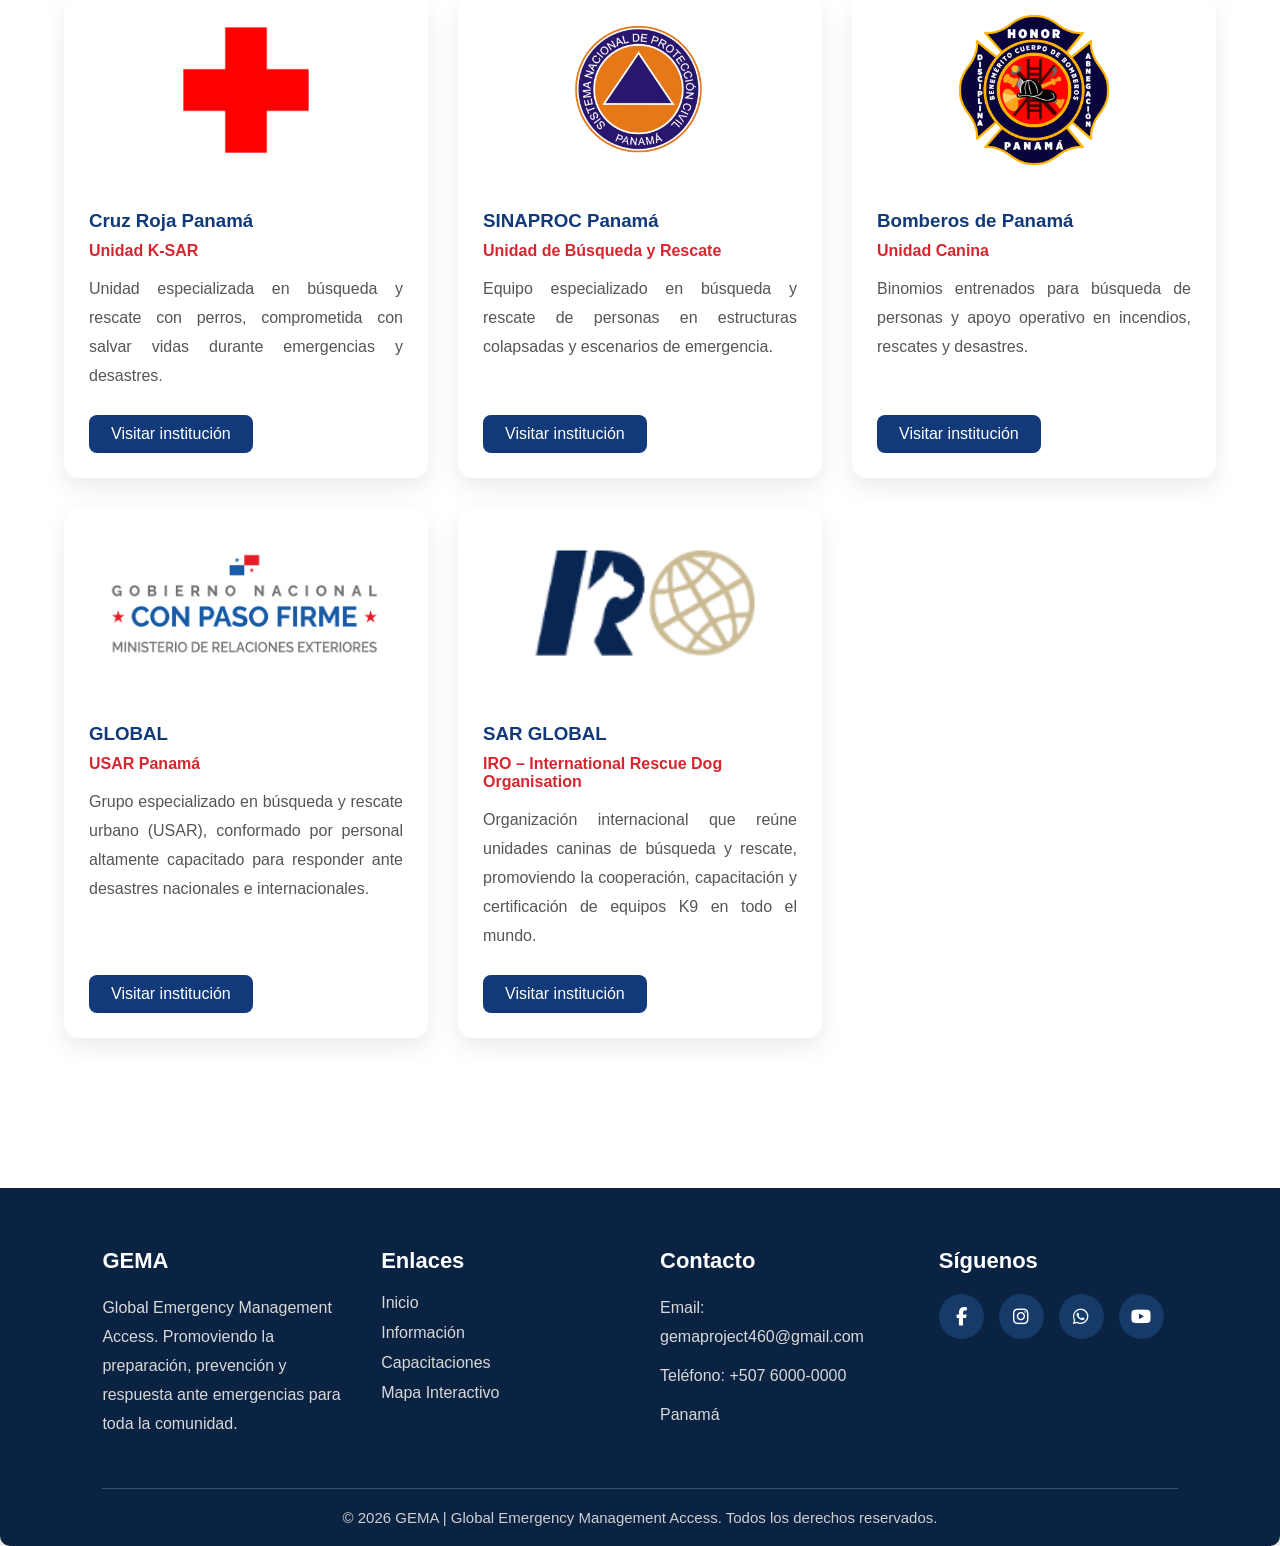
<file: k9.html>
<!DOCTYPE html>
<html lang="en">
<head>
    <meta charset="UTF-8">
    <meta name="viewport" content="width=device-width, initial-scale=1.0">
 
  <!-- Configuración básica del documento -->
  <meta charset="UTF-8" />
  <meta name="viewport" content="width=device-width, initial-scale=1.0"/>

  <!-- Título de la pestaña -->
  <title>GEMA - Global Emergency Management Access</title>

  <!-- Enlace al archivo de estilos CSS externo -->
  <link rel="stylesheet" href="k9.css">

      <link rel="icon" href="Imagenes/LOGO-removebg.png" type="image/x-icon">

      <!-- ICONOS -->
    <link rel="stylesheet"
    href="https://cdnjs.cloudflare.com/ajax/libs/font-awesome/6.5.1/css/all.min.css">
</head>

<body>

    <!-- CONTENEDOR -->
    <div class="contenedor">

        <!-- HEADER -->
        <header class="header">

            <!-- LOGO -->
            <div class="logo-box">

                <img src="Imagenes/LOGO.png" alt="logo">

                <div class="logo-texto">
                    <h1>GEMA</h1>
                    <p>GLOBAL EMERGENCY <br> MANAGEMENT ACCESS</p>
                </div>

            </div>

           
        
   <!-- NAVBAR -->
<nav class="navbar">

    <a href="index.html" class="active" id="inicio" data-i18n="inicio">Inicio</a>
    
    <!-- DROPDOWN -->
    <div class="dropdown">

        <button class="dropbtn" id="gemas">
<span data-i18n="gemas">Gemas</span>
<i class="fa-solid fa-chevron-down"></i>
</button>

        <div class="dropdown-content">
            <div class="texto-dropdown"> 
              <a href="informacion.html" id="infoMenu" data-i18n="informacion">Información</a>
              <a href="niños.html" id="ninosMenu" data-i18n="ninos">Niños</a>
              <a href="capacitaciones.html" id="capacitacionesMenu" data-i18n="capacitaciones">Capacitaciones</a>
              <a href="productos.html" id="productosMenu" data-i18n="productos">Productos</a>

            </div>
        </div>

    </div>

<a href="donaciones.html" id="datos-pais" data-i18n="pais">Donaciones</a>

<a href="k9.html" id="K-9" > K-9 </a>


    
<!--FUNCIONES DE ICONOS DEL NAV-->
<div class="icons">

    <!-- Traducción -->
    <div class="dropdown">

        <i class="fa-solid fa-globe"></i>

        <div class="dropdown-menu">
         <a href="#" onclick="cambiarIdioma('es')">
🇵🇦 Español
</a>

            <a href="#" onclick="cambiarIdioma('en')">
🇺🇸 English
</a>
        </div>

    </div>


    <!-- Notificaciones -->
     <div class="icons"></div>

    <a href="monitoreo.html" class="bell-link">
    <i class="fa-regular fa-bell"></i>
</a>
</a>

</div>

        
    </nav>

   
</header>
    


<!-- ================= HERO ================= -->
<section class="k9-hero">
    <div class="hero-overlay"></div>

    <div class="hero-content container">
        <div class="hero-logo">
            <img src="Imagenes/alpha.png" alt="Alpha K9">
        </div>

        <div class="hero-text">
            <h1 data-i18n="heroTitulo">ALPHA K9 UNIT</h1>

            <p data-i18n="heroSubtitulo">
                Ángeles con Huellas de Esperanza
            </p>
        </div>
    </div>
</section>


<!-- ================= MISION VISION ================= -->

<section class="mision-vision container">

    <div class="card-info">

        <div class="icon rojo">
            <i class="fas fa-bullseye"></i>
        </div>

        <div class="contenido">

            <h2 data-i18n="misionTitulo">Misión</h2>

            <p data-i18n="misionTexto">
    Fortalecer la preparación de binomios caninos mediante entrenamientos, capacitaciones y voluntariados comprometidos con la cooperación internacional, brindando esperanza y apoyo ante emergencias, desastres y labores de seguridad.
</p>

        </div>

    </div>

    <div class="card-info">

        <div class="icon azul">
            <i class="fas fa-globe"></i>
        </div>

        <div class="contenido">

            <h2 data-i18n="visionTitulo">Visión</h2>

            <p data-i18n="visionTexto">
    Ser una comunidad internacional líder en la formación y conexión de binomios caninos, reconocida por inspirar confianza, cooperación y servicio bajo nuestro lema "Ángeles con Huellas de Esperanza".
</p>

        </div>

    </div>

</section>


<!-- ================= HISTORIA ================= -->

<section class="historia container" id="historia">

    <h2 class="titulo" data-i18n="historiaTitulo">Nuestra Historia</h2>

    <div class="historia-grid">

        <div class="historia-img">
            <img src="Imagenes/perro.png" alt="">
        </div>

        <div class="historia-texto">

            <p data-i18n="historia1">
    ALPHA K9 UNIT nació como una iniciativa enfocada en fortalecer la preparación y cooperación entre binomios caninos especializados en búsqueda, rescate y apoyo en situaciones de emergencia.
</p>
            <p data-i18n="historia2">
    La organización reúne guías, entrenadores y voluntarios comprometidos con el desarrollo de perros de trabajo altamente capacitados para responder ante desastres, rescates urbanos, estructuras colapsadas y otras operaciones especiales.
</p>

           <p data-i18n="historia3">
    Gracias al extraordinario sentido del olfato de los perros, estos equipos pueden localizar personas desaparecidas, colaborar con organismos de rescate y brindar apoyo en diferentes escenarios de emergencia.
</p>

           <p data-i18n="historia4">
    Más que una organización, ALPHA K9 UNIT busca crear una red internacional de cooperación donde instituciones, profesionales y voluntarios compartan conocimientos, experiencias y entrenamientos para salvar vidas.
</p>
        </div>

    </div>

</section>


<!-- ================= SERVICIOS ================= -->

<section class="servicios container">

    <h2 class="titulo" data-i18n="serviciosTitulo">
    ¿Qué ofrecemos?
</h2>

    <div class="cards-servicios">

        <div class="servicio">

            <div class="servicio-icon rojo">
                <i class="fas fa-paw"></i>
            </div>

            <h3 data-i18n="entrenamientoTitulo">
    Entrenamientos Especializados
</h3>
            <p data-i18n="entrenamientoTexto">
    Programas orientados al desarrollo de habilidades en obediencia, búsqueda, rescate y fortalecimiento del vínculo entre guía y perro.
</p>

            <a href="formk9.html" class="btn" data-i18n="masInformacion">
    Más información
</a>

        </div>

        <div class="servicio">

            <div class="servicio-icon azul">
                <i class="fas fa-graduation-cap"></i>
            </div>

            <h3 data-i18n="capacitacionTitulo">
    Capacitaciones
</h3>

           <p data-i18n="capacitacionTexto">
    Cursos, talleres y seminarios para mejorar los conocimientos sobre manejo canino, primeros auxilios veterinarios y búsqueda.
</p>

            <a href="formk9.html" class="btn" data-i18n="masInformacion">
    Más información
</a>

        </div>

        <div class="servicio">

            <div class="servicio-icon rojo">
                <i class="fas fa-globe-americas"></i>
            </div>

            <h3 data-i18n="redTitulo">
    Red Internacional
</h3>

            <p data-i18n="redTexto">
    Espacio donde organizaciones y binomios pueden compartir experiencias, crear alianzas y participar en actividades colaborativas.
</p>

            <a href="formk9.html" class="btn" data-i18n="masInformacion">
    Más información
</a>

        </div>

        <div class="servicio">

            <div class="servicio-icon azul">
                <i class="fas fa-handshake"></i>
            </div>

            <h3 data-i18n="voluntariadoTitulo">
    Voluntariado
</h3>

           <p data-i18n="voluntariadoTexto">
    Oportunidades para participar en jornadas comunitarias, simulacros y campañas educativas relacionadas con la gestión del riesgo.
</p> 


<a href="formk9.html" class="btn" data-i18n="masInformacion">
    Más información
</a>

        </div>

    </div>

</section>



<!-- ================= INSTITUCIONES ================= -->

<section class="instituciones container">

    <h2 class="titulo" data-i18n="institucionesTitulo">
    Instituciones de referencia
</h2>

    <div class="instituciones-grid">

        <!-- Cruz Roja -->
        <div class="institucion">

            <img src="Imagenes/Cruz Roja.jpg" alt="Cruz Roja">

            <div class="contenido">

                <h3 data-i18n="cruzRoja">
    Cruz Roja Panamá
</h3>

                <h4 data-i18n="cruzRojaUnidad">
    Unidad K-SAR
</h4>

                <p data-i18n="cruzRojaTexto">
    Unidad especializada en búsqueda y rescate con perros, comprometida con salvar vidas durante emergencias y desastres.
</p>

                
<a href="https://cruzroja.org.pa/cuerpo-k-sar/" target="_blank" class="btn" data-i18n="visitar">
    Visitar institución
</a>
            </div>

        </div>

        <!-- SINAPROC -->
        <div class="institucion">

            <img src="Imagenes/SINAPROC.png" alt="SINAPROC">

            <div class="contenido">

                <h3 data-i18n="sinaproc">
                 SINAPROC Panamá
                </h3>

                <h4 data-i18n="sinaprocUnidad">
                    Unidad de Búsqueda y Rescate
                </h4>

                <p data-i18n="sinaprocTexto">
    Equipo especializado en búsqueda y rescate de personas en estructuras colapsadas y escenarios de emergencia.
</p>

            
                <a href="https://www.sinaproc.gob.pa/unidad-canina-de-busqueda-y-rescate/" target="_blank"" class="btn" data-i18n="visitar">
    Visitar institución
</a>

            </div>

        </div>

        <!-- Bomberos -->
        <div class="institucion">

            <img src="Imagenes/BOMBEROS.png" alt="Bomberos">

            <div class="contenido">

                <h3 data-i18n="bomberos">
                     Bomberos de Panamá
                    </h3>

                <h4 data-i18n="bomberosUnidad">
                    Unidad Canina
                
            </h4>


                <p data-i18n="bomberosTexto">
    Binomios entrenados para búsqueda de personas y apoyo operativo en incendios, rescates y desastres.
</p>

                <a href="https://www.bomberos.gob.pa/" target="_blank" class="btn" data-i18n="visitar">
    Visitar institución
</a>


            </div>

        </div>

        <!-- GLOBAL -->
        <div class="institucion">

            <img src="Imagenes/PASO FRIME.png" alt="GLOBAL">

            <div class="contenido">

                <h3 data-i18n="global">
                      GLOBAL
                    </h3>

                <h4 data-i18n="globalUnidad">
                    USAR Panamá
                </h4>

                <p data-i18n="globalTexto">
    Grupo especializado en búsqueda y rescate urbano (USAR), conformado por personal altamente capacitado para responder ante desastres nacionales e internacionales.
</p>

                

                <a href="https://www.mingob.gob.pa/grupo-usar-panama-y-unidad-canina-de-sinaproc-partiran-hacia-turquia/" target="_blank" class="btn" data-i18n="visitar">
    Visitar institución
</a>

            </div>

        </div>

        <!-- SAR GLOBAL -->
        <div class="institucion">

            <img src="Imagenes/GLOBAL.png" alt="SAR GLOBAL">

            <div class="contenido">

                <h3 data-i18n="sarGlobal">
                    SAR GLOBAL
                </h3>

                <h4 data-i18n="sarUnidad">
                    IRO – International Rescue Dog Organisation
                </h4>

                <p data-i18n="sarTexto">
    Organización internacional que reúne unidades caninas de búsqueda y rescate, promoviendo la cooperación, capacitación y certificación de equipos K9 en todo el mundo.
</p>

                

                <a href="https://www.iro-dogs.org/unsere-verantwortung#c31" target="_blank" class="btn" data-i18n="visitar">
                    Visitar institución
                </a>




            </div>

        </div>

    </div>

</section>



<!-- ================= FOOTER ================= -->

<footer class="footer">

    <div class="footer-grid">

        <!-- GEMA -->
        <div class="footer-box">

            <h3 data-i18n="gemaTitulo">GEMA</h3>

            <p data-i18n="gemaDescripcion">
                Global Emergency Management Access.
                Promoviendo la preparación, prevención y respuesta
                ante emergencias para toda la comunidad.
            </p>

        </div>

        <!-- Enlaces -->

        <div class="footer-box">

            <h3 data-i18n="footerEnlaces">Enlaces</h3>

            <a href="Index.html" data-i18n="inicio">Inicio</a>
            <a href="informacion.html" data-i18n="informacion">Información</a>
            <a href="capacitaciones.html" data-i18n="capacitaciones">Capacitaciones</a>
            <a href="mapa.html" target="_blank" data-i18n="mapaInteractivo">Mapa Interactivo</a>

        </div>

        <!-- Contacto -->

        <div class="footer-box">

            <h3 data-i18n="footerContacto">Contacto</h3>

            <p>Email: gemaproject460@gmail.com </p>
            <p data-i18n="telefono">Teléfono: +507 6000-0000</p>
            <p data-i18n="panama">Panamá</p>

        </div>

        <!-- Redes -->

        <div class="footer-box">

            <h3 data-i18n="footerSiguenos">Síguenos</h3>

            <div class="footer-redes">

                <a href="#" target="_blank">
                    <i class="fa-brands fa-facebook-f"></i>
                </a>

                <a href="https://www.instagram.com/g.e.m.aofficial?igsi=MXFkcjlnNGMwanE0NA==" target="_blank">
                    <i class="fab fa-instagram"></i>
                </a>

                <a href="https://whatsapp.com/channel/0029Vb8Daw42kNFn3OM9pp2z" target="_blank">
                    <i class="fa-brands fa-whatsapp"></i>
                </a>

                <a href="#" target="_blank">
                    <i class="fa-brands fa-youtube"></i>
                </a>

            </div>

        </div>

    </div>

    <div class="footer-bottom">

        <p data-i18n="footerDerechos">
            © 2026 GEMA | Global Emergency Management Access.
            Todos los derechos reservados.
        </p>

    </div>

</footer>

<script src="k9.js"></script>

</body>
</html>
</file>
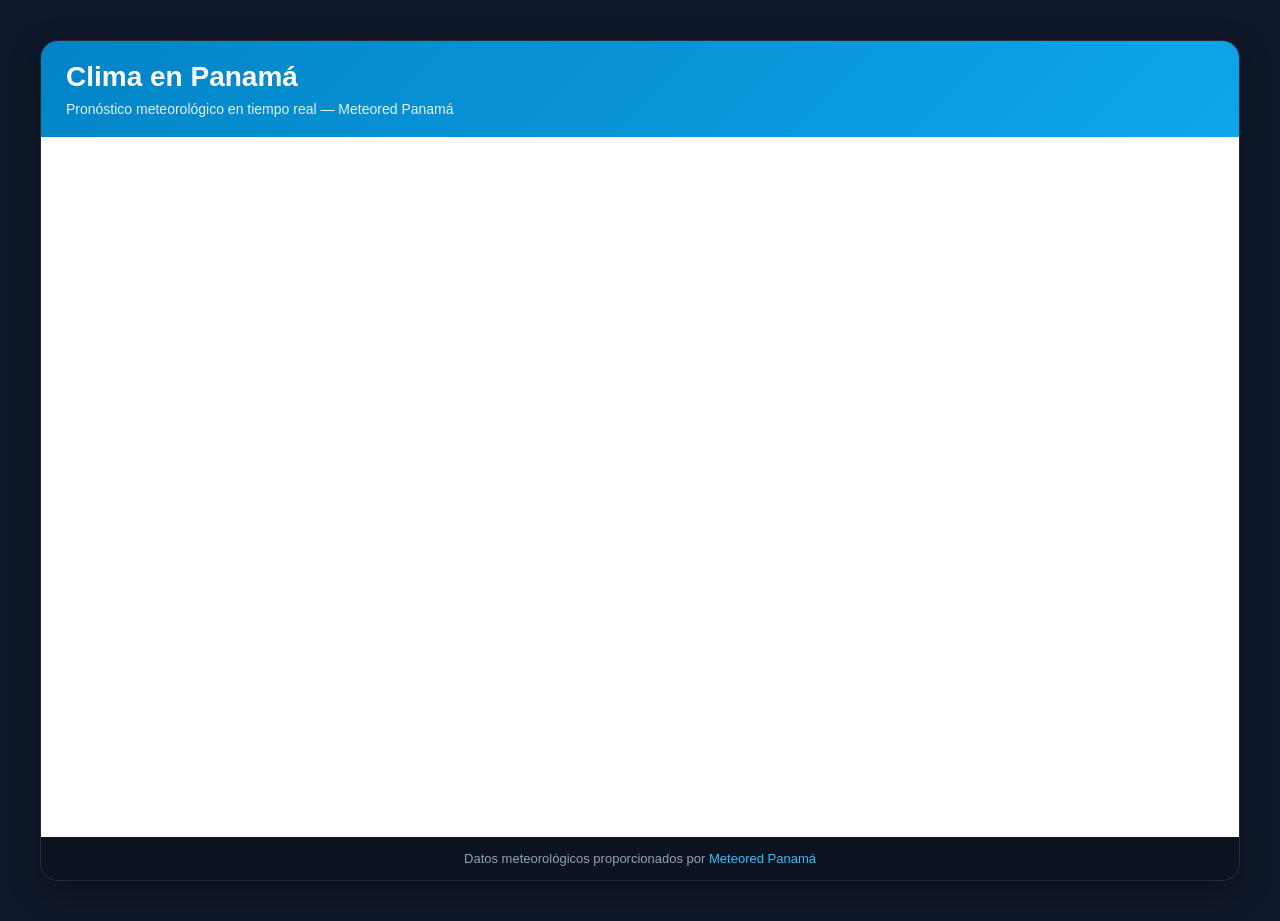
<file: mapa.html>
<!DOCTYPE html>
<html lang="es">
<head>
  <meta charset="UTF-8" />
  <meta name="viewport" content="width=device-width, initial-scale=1.0" />
  <title>Meteored Panamá Widget</title>
      <link rel="icon" href="Imagenes/LOGO-removebg.png" type="image/x-icon">

  <style>
    *{
      margin:0;
      padding:0;
      box-sizing:border-box;
    }

    body{
      font-family: Arial, Helvetica, sans-serif;
      background:#0f172a;
      color:white;
      padding:40px;
    }

    .weather-container{
      width:100%;
      max-width:1200px;
      margin:auto;
    }

    .weather-card{
      background:#111827;
      border-radius:18px;
      overflow:hidden;
      box-shadow:0 10px 30px rgba(0,0,0,0.35);
      border:1px solid rgba(255,255,255,0.08);
    }

    .weather-header{
      padding:20px 25px;
      background:linear-gradient(135deg,#0284c7,#0ea5e9);
    }

    .weather-header h1{
      font-size:28px;
      margin-bottom:8px;
    }

    .weather-header p{
      opacity:0.9;
      font-size:14px;
    }

    .iframe-wrapper{
      position:relative;
      width:100%;
      height:700px;
      background:#fff;
    }

    .iframe-wrapper iframe{
      width:100%;
      height:100%;
      border:none;
    }

    .footer{
      padding:14px 20px;
      background:#0b1220;
      text-align:center;
      font-size:13px;
      color:#94a3b8;
    }

    .footer a{
      color:#38bdf8;
      text-decoration:none;
    }

    .footer a:hover{
      text-decoration:underline;
    }

    @media(max-width:768px){

      body{
        padding:15px;
      }

      .weather-header h1{
        font-size:22px;
      }

      .iframe-wrapper{
        height:600px;
      }

    }
  </style>
</head>

<body>

  <div class="weather-container">

    <div class="weather-card">

      <div class="weather-header">
        <h1>Clima en Panamá</h1>
        <p>Pronóstico meteorológico en tiempo real — Meteored Panamá</p>
      </div>

      <div class="iframe-wrapper">

        <iframe
          src="https://www.meteored.com.pa/mapas-meteorologicos/"
          loading="lazy"
          allowfullscreen>
        </iframe>

      </div>

      <div class="footer">
        Datos meteorológicos proporcionados por
        <a href="https://www.meteored.com.pa/" target="_blank">
          Meteored Panamá
        </a>
      </div>

    </div>

  </div>

</body>
</html>
</file>
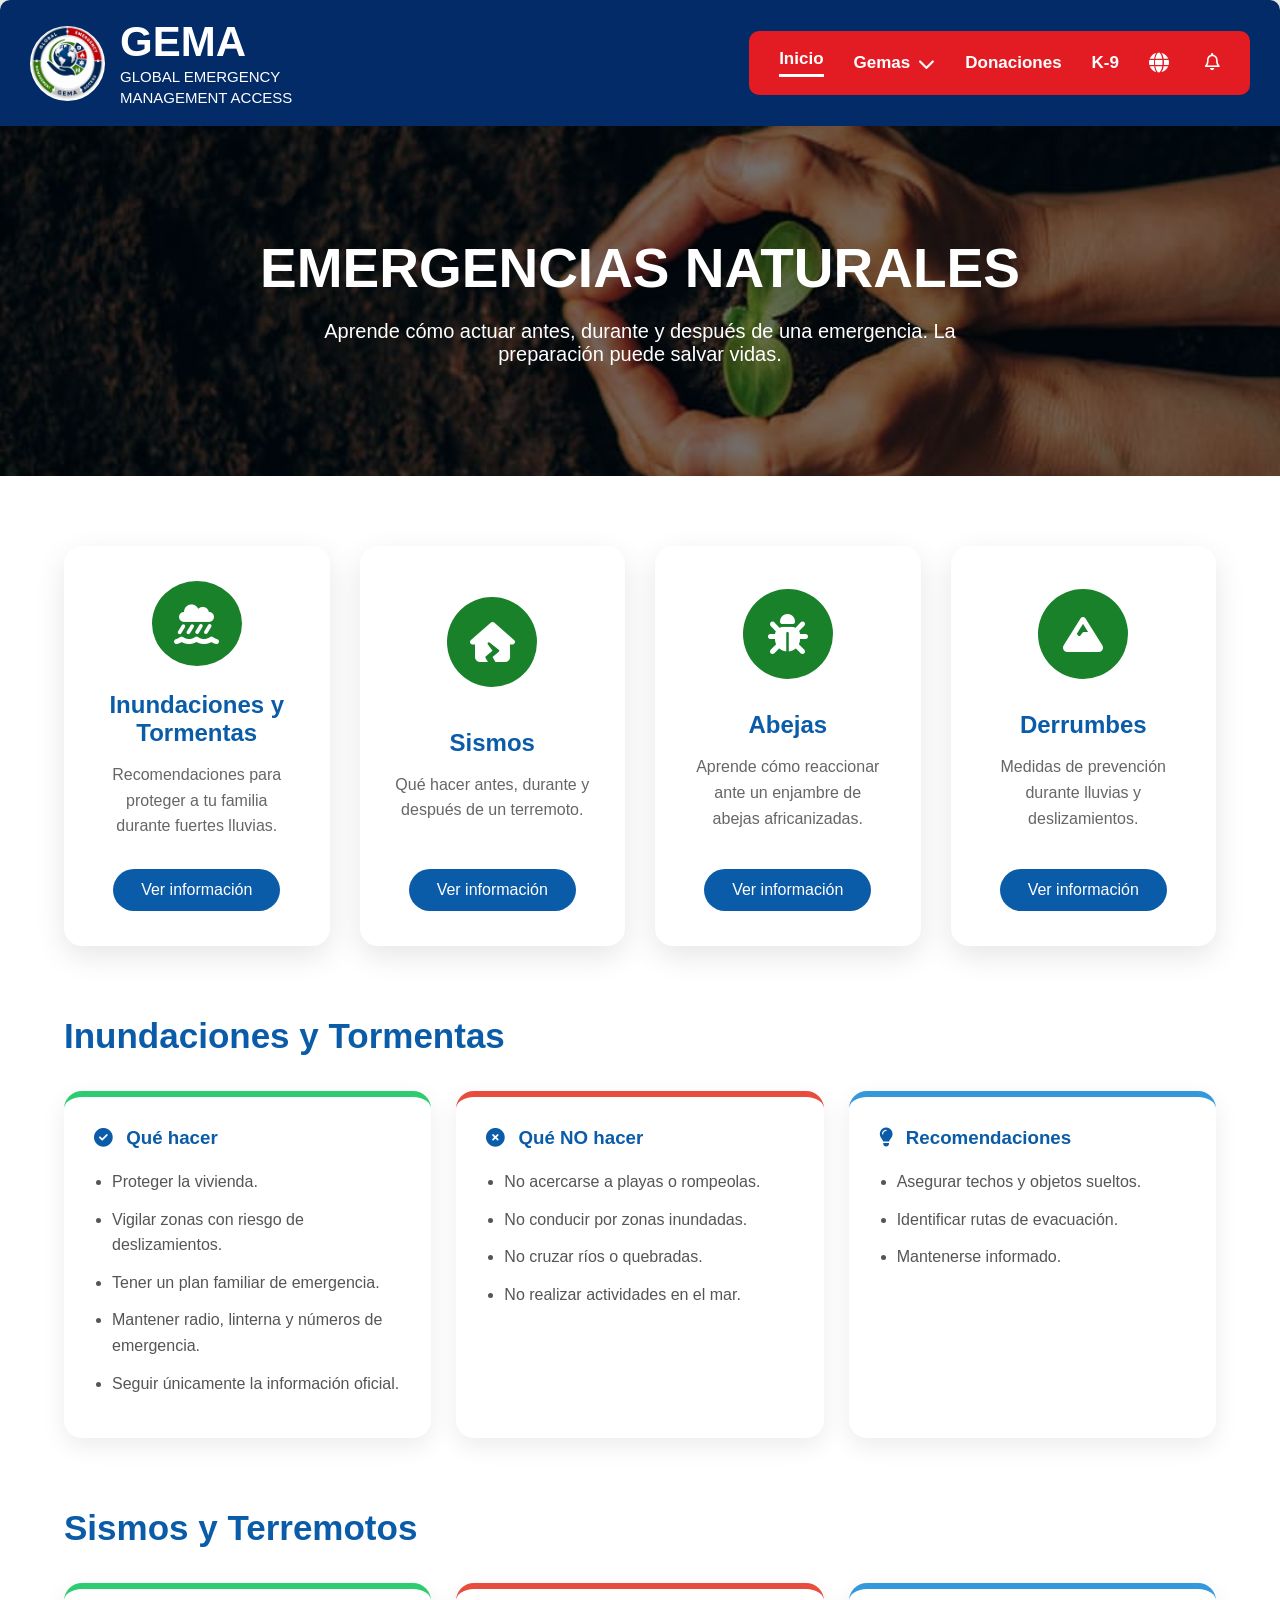
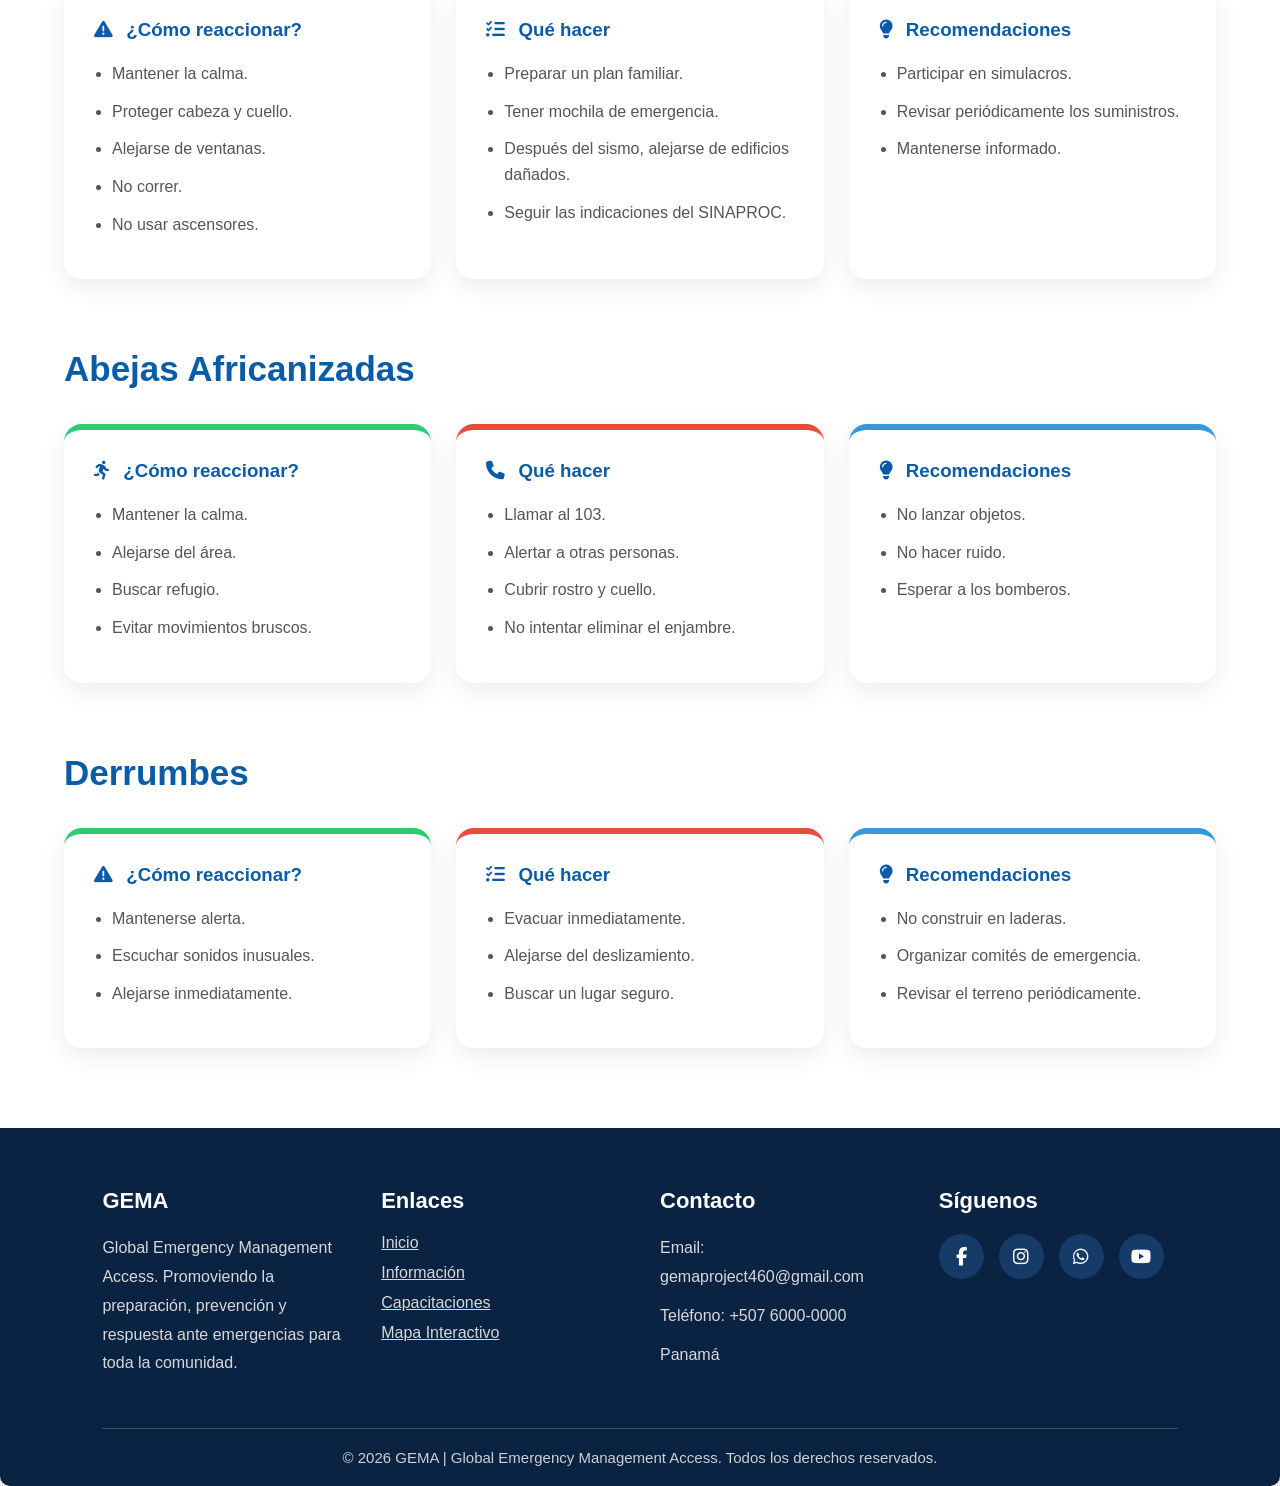
<file: naturales.html>
<!DOCTYPE html>
<html lang="en">
<head>
    <meta charset="UTF-8">
    <meta name="viewport" content="width=device-width, initial-scale=1.0">
 
  <!-- Configuración básica del documento -->
  <meta charset="UTF-8" />
  <meta name="viewport" content="width=device-width, initial-scale=1.0"/>

  <!-- Título de la pestaña -->
  <title>GEMA - Global Emergency Management Access</title>

  <!-- Enlace al archivo de estilos CSS externo -->
  <link rel="stylesheet" href="naturales.css">

      <link rel="icon" href="Imagenes/LOGO-removebg.png" type="image/x-icon">

      <!-- ICONOS -->
    <link rel="stylesheet"
    href="https://cdnjs.cloudflare.com/ajax/libs/font-awesome/6.5.1/css/all.min.css">
</head>

<body>

    <!-- CONTENEDOR -->
    <div class="contenedor">

        <!-- HEADER -->
        <header class="header">

            <!-- LOGO -->
            <div class="logo-box">

                <img src="Imagenes/LOGO.png" alt="logo">

                <div class="logo-texto">
                    <h1>GEMA</h1>
                    <p>GLOBAL EMERGENCY <br> MANAGEMENT ACCESS</p>
                </div>

            </div>

           
        
   <!-- NAVBAR -->
<nav class="navbar">

    <a href="index.html" class="active" id="inicio" data-i18n="inicio">Inicio</a>
    
    <!-- DROPDOWN -->
    <div class="dropdown">

        <button class="dropbtn" id="gemas">
<span data-i18n="gemas">Gemas</span>
<i class="fa-solid fa-chevron-down"></i>
</button>

        <div class="dropdown-content">
            <div class="texto-dropdown"> 
              <a href="informacion.html" id="infoMenu" data-i18n="informacion">Información</a>
              <a href="niños.html" id="ninosMenu" data-i18n="ninos">Niños</a>
              <a href="capacitaciones.html" id="capacitacionesMenu" data-i18n="capacitaciones">Capacitaciones</a>
              <a href="productos.html" id="productosMenu" data-i18n="productos">Productos</a>

            </div>
        </div>

    </div>

<a href="donaciones.html" id="datos-pais" data-i18n="pais">Donaciones</a>

<a href="k9.html" id="K-9" > K-9 </a>


    
<!--FUNCIONES DE ICONOS DEL NAV-->
<div class="icons">

    <!-- Traducción -->
    <div class="dropdown">

        <i class="fa-solid fa-globe"></i>

        <div class="dropdown-menu">
         <a href="#" onclick="cambiarIdioma('es')">
🇵🇦 Español
</a>

            <a href="#" onclick="cambiarIdioma('en')">
🇺🇸 English
</a>
        </div>

    </div>


    <!-- Notificaciones -->
     <div class="icons"></div>

    <a href="monitoreo.html" class="bell-link">
    <i class="fa-regular fa-bell"></i>
</a>
</a>

</div>

        
    </nav>

   
</header>



<!-- =======================================
      HERO EMERGENCIAS NATURALES
======================================= -->

<section class="hero-natural">

    <div class="hero-natural-texto">

        <h1 data-i18n="heroTitulo">
            <i class="fa-solid fa-leaf"></i>
            EMERGENCIAS NATURALES
        </h1>

        <p data-i18n="heroDescripcion">
            Aprende cómo actuar antes, durante y después de una emergencia.
            La preparación puede salvar vidas.
        </p>

    </div>

</section>


<!-- =======================================
      TARJETAS
======================================= -->

<section class="cards-natural">

    <!-- Inundaciones -->

    <div class="natural-card">

        <div class="icono">
            <i class="fa-solid fa-cloud-showers-water"></i>
        </div>

        <h2 data-i18n="inundacionesTitulo">Inundaciones y Tormentas</h2>

        <p data-i18n="inundacionesTexto">
            Recomendaciones para proteger a tu familia durante fuertes lluvias.
        </p>

        <a href="#inundaciones" class="btn-natural" data-i18n="verInformacion">
            Ver información
        </a>

    </div>

    <!-- Sismos -->

    <div class="natural-card">

    <div class="icono">
        <i class="fa-solid fa-house-crack"></i>
    </div>

    <h2 data-i18n="sismosTitulo">
        Sismos
    </h2>

    <p data-i18n="sismosTexto">
        Qué hacer antes, durante y después de un terremoto.
    </p>

    <a href="#sismos" class="btn-natural" data-i18n="verInformacion">
        Ver información
    </a>

</div>

    <!-- Abejas -->

    <div class="natural-card">

    <div class="icono">
        <i class="fa-solid fa-bug"></i>
    </div>

    <h2 data-i18n="abejasTitulo">
        Abejas
    </h2>

    <p data-i18n="abejasTexto">
        Aprende cómo reaccionar ante un enjambre de abejas africanizadas.
    </p>

    <a href="#abejas" class="btn-natural" data-i18n="verInformacion">
        Ver información
    </a>

</div>
    <!-- Derrumbes -->

    <div class="natural-card">

    <div class="icono">
        <i class="fa-solid fa-mountain"></i>
    </div>

    <h2 data-i18n="derrumbesTitulo">
        Derrumbes
    </h2>

    <p data-i18n="derrumbesTexto">
        Medidas de prevención durante lluvias y deslizamientos.
    </p>

    <a href="#derrumbes" class="btn-natural" data-i18n="verInformacion">
        Ver información
    </a>

</div>

</section>


<!-- =======================================
      INFORMACIÓN
======================================= -->

<section class="informacion-natural">

<!-- Inundaciones -->

<div class="info-box" id="inundaciones">

<h2 data-i18n="inundacionesInfoTitulo">
<i class="fa-solid fa-cloud-showers-water"></i>
Inundaciones y Tormentas
</h2>

<div class="info-grid">

<div class="info-card">

<h3><i class="fa-solid fa-circle-check"></i> <span data-i18n="queHacer">Qué hacer</span></h3>

<ul>

<li data-i18n="inundacion1">Proteger la vivienda.</li>
<li data-i18n="inundacion2">Vigilar zonas con riesgo de deslizamientos.</li>
<li data-i18n="inundacion3">Tener un plan familiar de emergencia.</li>
<li data-i18n="inundacion4">Mantener radio, linterna y números de emergencia.</li>
<li data-i18n="inundacion5">Seguir únicamente la información oficial.</li>

</ul>

</div>

<div class="info-card">

<h3><i class="fa-solid fa-circle-xmark"></i> <span data-i18n="queNoHacer">Qué NO hacer</span></h3>

<ul>

<li data-i18n="inundacionNo1">No acercarse a playas o rompeolas.</li>
<li data-i18n="inundacionNo2">No conducir por zonas inundadas.</li>
<li data-i18n="inundacionNo3">No cruzar ríos o quebradas.</li>
<li data-i18n="inundacionNo4">No realizar actividades en el mar.</li>

</ul>

</div>

<div class="info-card">

<h3><i class="fa-solid fa-lightbulb"></i> <span data-i18n="recomendaciones">Recomendaciones</span></h3>

<ul>

<li data-i18n="inundacionRec1">Asegurar techos y objetos sueltos.</li>
<li data-i18n="inundacionRec2">Identificar rutas de evacuación.</li>
<li data-i18n="inundacionRec3">Mantenerse informado.</li>

</ul>

</div>

</div>

</div>

<!-- Sismos -->

<div class="info-box" id="sismos">

<h2 data-i18n="sismosInfoTitulo">

<i class="fa-solid fa-house-crack"></i>

Sismos y Terremotos

</h2>

<div class="info-grid">

<div class="info-card">

<h3><i class="fa-solid fa-triangle-exclamation"></i> <span data-i18n="comoReaccionar">¿Cómo reaccionar?</span></h3>

<ul>

<li data-i18n="sismo1">Mantener la calma.</li>
<li data-i18n="sismo2">Proteger cabeza y cuello.</li>
<li data-i18n="sismo3">Alejarse de ventanas.</li>
<li data-i18n="sismo4">No correr.</li>
<li data-i18n="sismo5">No usar ascensores.</li>

</ul>

</div>

<div class="info-card">

<h3><i class="fa-solid fa-list-check"></i> <span data-i18n="sismoQueHacer">Qué hacer</span></h3>

<ul>

<li data-i18n="sismo6">Preparar un plan familiar.</li>
<li data-i18n="sismo7">Tener mochila de emergencia.</li>
<li data-i18n="sismo8">Después del sismo, alejarse de edificios dañados.</li>
<li data-i18n="sismo9">Seguir las indicaciones del SINAPROC.</li>

</ul>

</div>

<div class="info-card">

<h3><i class="fa-solid fa-lightbulb"></i> <span data-i18n="sismoRecomendaciones">Recomendaciones</span></h3>

<ul>

<li data-i18n="sismo10">Participar en simulacros.</li>
<li data-i18n="sismo11">Revisar periódicamente los suministros.</li>
<li data-i18n="sismo12">Mantenerse informado.</li>

</ul>

</div>

</div>

</div>


<!-- Abejas -->

<div class="info-box" id="abejas">

<h2 data-i18n="abejasInfoTitulo">

<i class="fa-solid fa-bug"></i>

Abejas Africanizadas

</h2>

<div class="info-grid">

<div class="info-card">

<h3><i class="fa-solid fa-person-running"></i> <span data-i18n="abejasComo">¿Cómo reaccionar?</span></h3>

<ul>

<li data-i18n="abeja1">Mantener la calma.</li>
<li data-i18n="abeja2">Alejarse del área.</li>
<li data-i18n="abeja3">Buscar refugio.</li>
<li data-i18n="abeja4">Evitar movimientos bruscos.</li>

</ul>

</div>

<div class="info-card">

<h3><i class="fa-solid fa-phone"></i> <span data-i18n="abejasQueHacer">Qué hacer</span></h3>

<ul>

<li data-i18n="abeja5">Llamar al 103.</li>
<li data-i18n="abeja6">Alertar a otras personas.</li>
<li data-i18n="abeja7">Cubrir rostro y cuello.</li>
<li data-i18n="abeja8">No intentar eliminar el enjambre.</li>

</ul>

</div>

<div class="info-card">

<h3><i class="fa-solid fa-lightbulb"></i> <span data-i18n="abejasRecomendaciones">Recomendaciones</span></h3>

<ul>

<li data-i18n="abeja9">No lanzar objetos.</li>
<li data-i18n="abeja10">No hacer ruido.</li>
<li data-i18n="abeja11">Esperar a los bomberos.</li>

</ul>

</div>

</div>

</div>


<!-- Derrumbes -->

<div class="info-box" id="derrumbes">

<h2 data-i18n="derrumbesInfoTitulo">

<i class="fa-solid fa-mountain"></i>

Derrumbes

</h2>

<div class="info-grid">

<div class="info-card">

<h3><i class="fa-solid fa-triangle-exclamation"></i> <span data-i18n="derrumbesComo">¿Cómo reaccionar?</span></h3>

<ul>

<li data-i18n="derrumbe1">Mantenerse alerta.</li>
<li data-i18n="derrumbe2">Escuchar sonidos inusuales.</li>
<li data-i18n="derrumbe3">Alejarse inmediatamente.</li>

</ul>

</div>

<div class="info-card">

<h3><i class="fa-solid fa-list-check"></i> <span data-i18n="derrumbesQueHacer">Qué hacer</span></h3>

<ul>

<li data-i18n="derrumbe4">Evacuar inmediatamente.</li>
<li data-i18n="derrumbe5">Alejarse del deslizamiento.</li>
<li data-i18n="derrumbe6">Buscar un lugar seguro.</li>

</ul>

</div>

<div class="info-card">

<h3><i class="fa-solid fa-lightbulb"></i> <span data-i18n="derrumbesRecomendaciones">Recomendaciones</span></h3>

<ul>

<li data-i18n="derrumbe7">No construir en laderas.</li>
<li data-i18n="derrumbe8">Organizar comités de emergencia.</li>
<li data-i18n="derrumbe9">Revisar el terreno periódicamente.</li>

</ul>

</div>

</div>

</div>

</section>


<!-- ================= FOOTER ================= -->

<footer class="footer">

    <div class="footer-grid">

        <!-- GEMA -->
        <div class="footer-box">

            <h3 data-i18n="gemaTitulo">GEMA</h3>

            <p data-i18n="gemaDescripcion">
                Global Emergency Management Access.
                Promoviendo la preparación, prevención y respuesta
                ante emergencias para toda la comunidad.
            </p>

        </div>

        <!-- Enlaces -->

        <div class="footer-box">

            <h3 data-i18n="footerEnlaces">Enlaces</h3>

            <a href="Index.html" data-i18n="inicio">Inicio</a>
            <a href="informacion.html" data-i18n="informacion">Información</a>
            <a href="capacitaciones.html" data-i18n="capacitaciones">Capacitaciones</a>
            <a href="mapa.html" target="_blank" data-i18n="mapaInteractivo">Mapa Interactivo</a>

        </div>

        <!-- Contacto -->

        <div class="footer-box">

            <h3 data-i18n="footerContacto">Contacto</h3>

            <p>Email: gemaproject460@gmail.com </p>
            <p data-i18n="telefono">Teléfono: +507 6000-0000</p>
            <p data-i18n="panama">Panamá</p>

        </div>

        <!-- Redes -->

        <div class="footer-box">

            <h3 data-i18n="footerSiguenos">Síguenos</h3>

            <div class="footer-redes">

                <a href="#" target="_blank">
                    <i class="fa-brands fa-facebook-f"></i>
                </a>

                <a href="https://www.instagram.com/g.e.m.aofficial?igsi=MXFkcjlnNGMwanE0NA==" target="_blank">
                    <i class="fab fa-instagram"></i>
                </a>

                <a href="https://whatsapp.com/channel/0029Vb8Daw42kNFn3OM9pp2z" target="_blank">
                    <i class="fa-brands fa-whatsapp"></i>
                </a>

                <a href="#" target="_blank">
                    <i class="fa-brands fa-youtube"></i>
                </a>

            </div>

        </div>

    </div>

    <div class="footer-bottom">

        <p data-i18n="footerDerechos">
            © 2026 GEMA | Global Emergency Management Access.
            Todos los derechos reservados.
        </p>

    </div>

</footer>




<script src="naturales.js"></script>

</body>
</html>
</file>
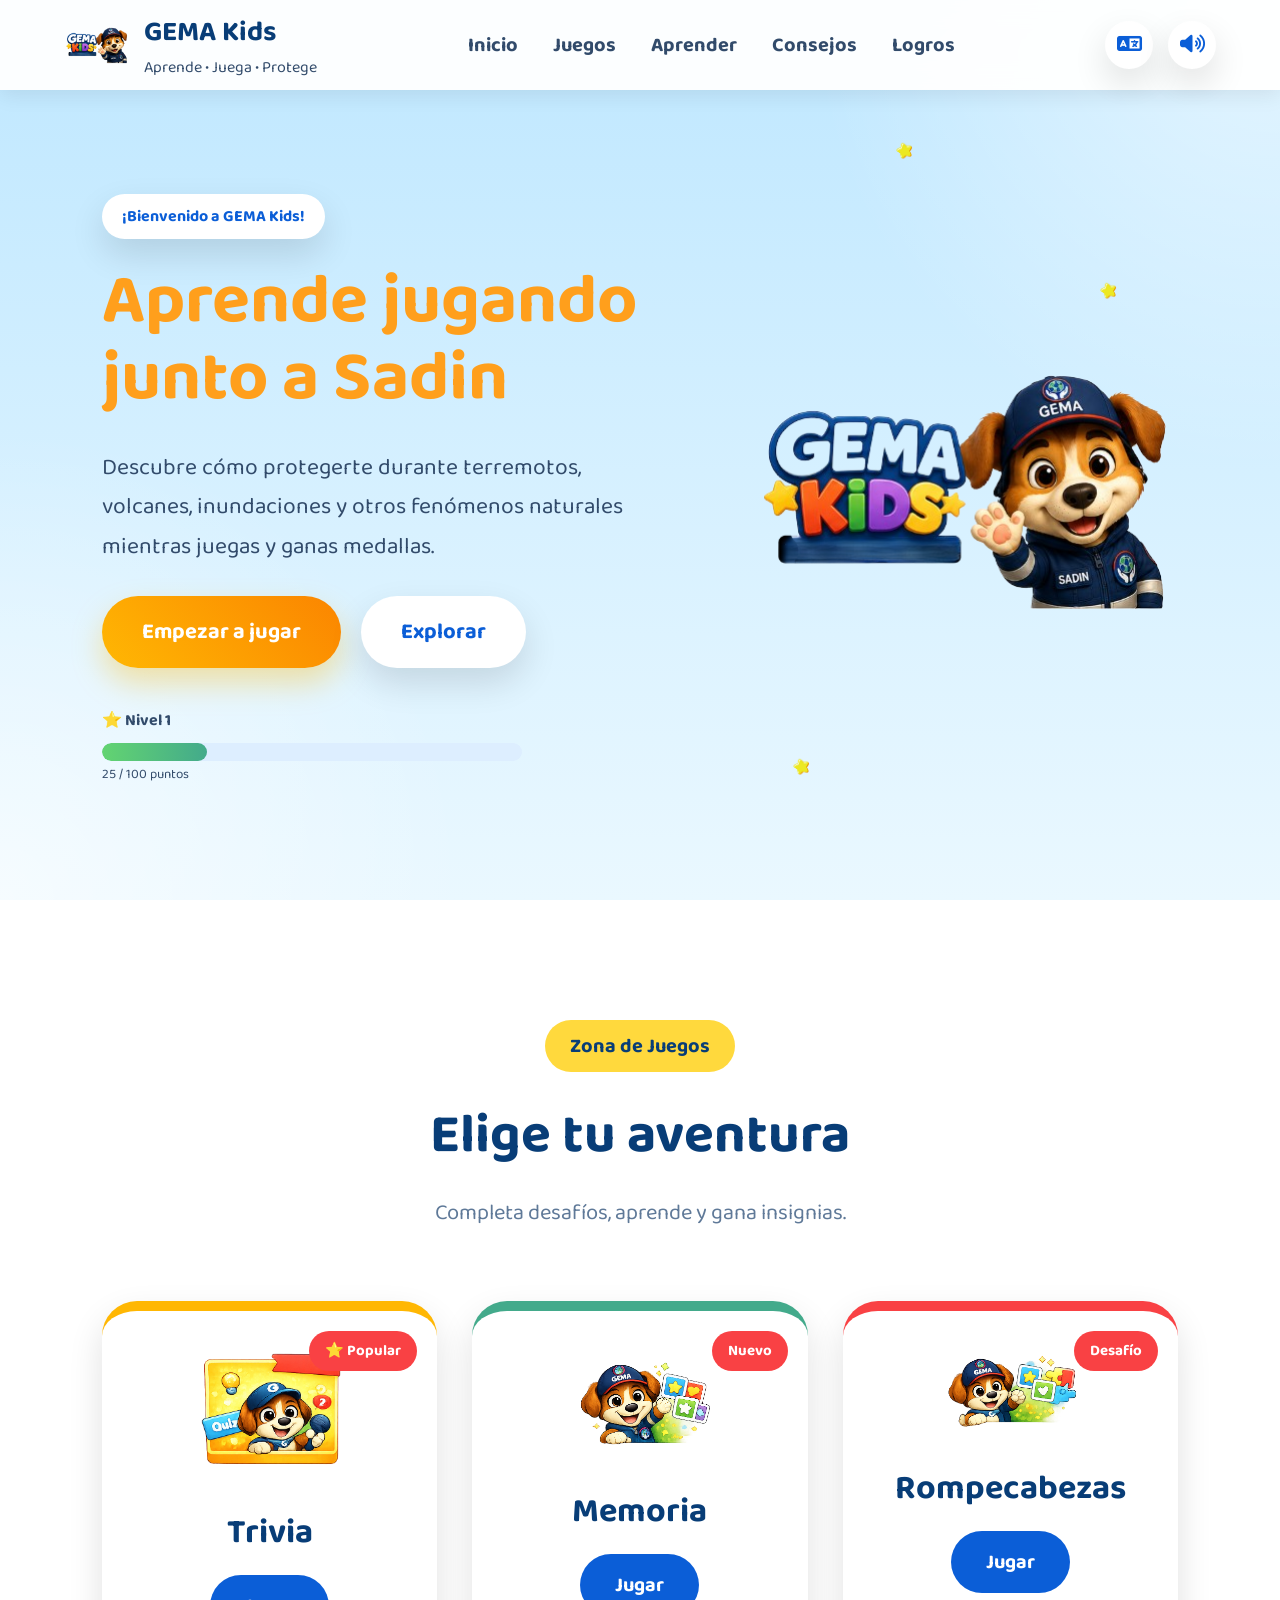
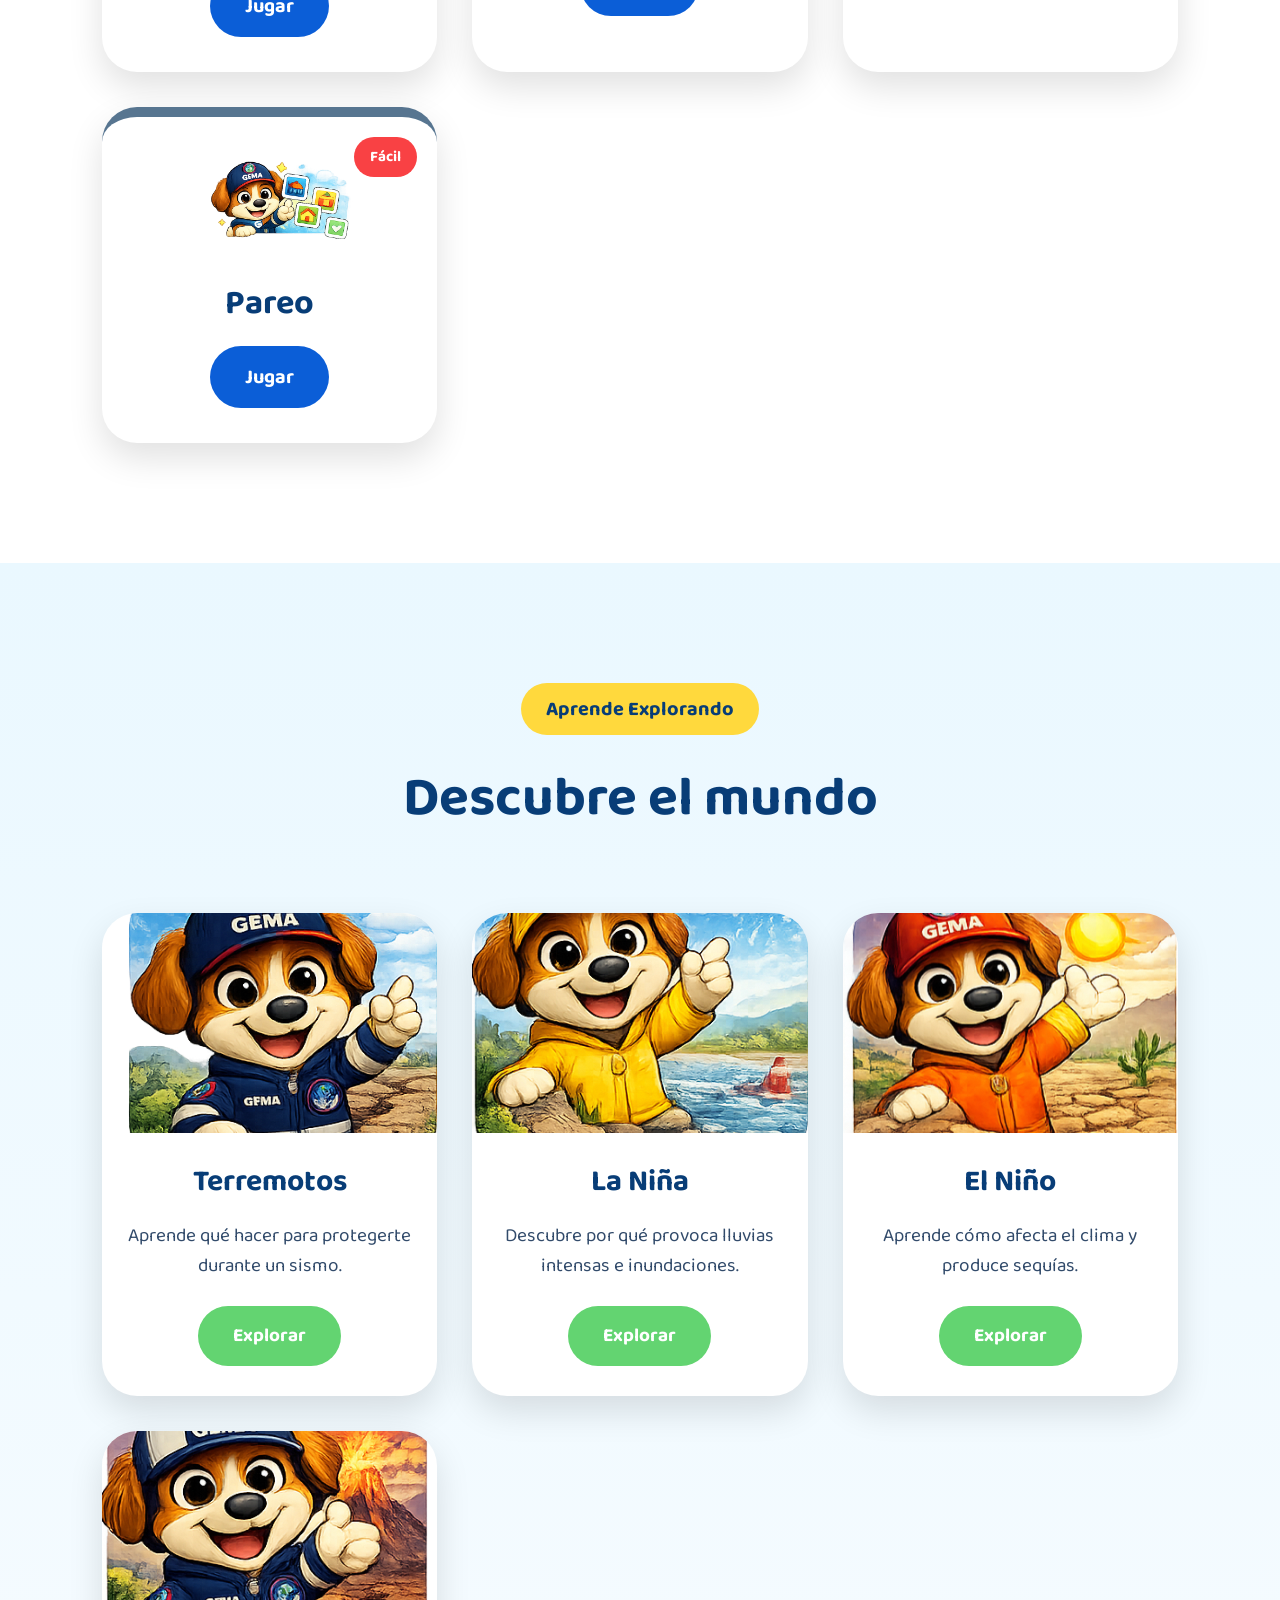
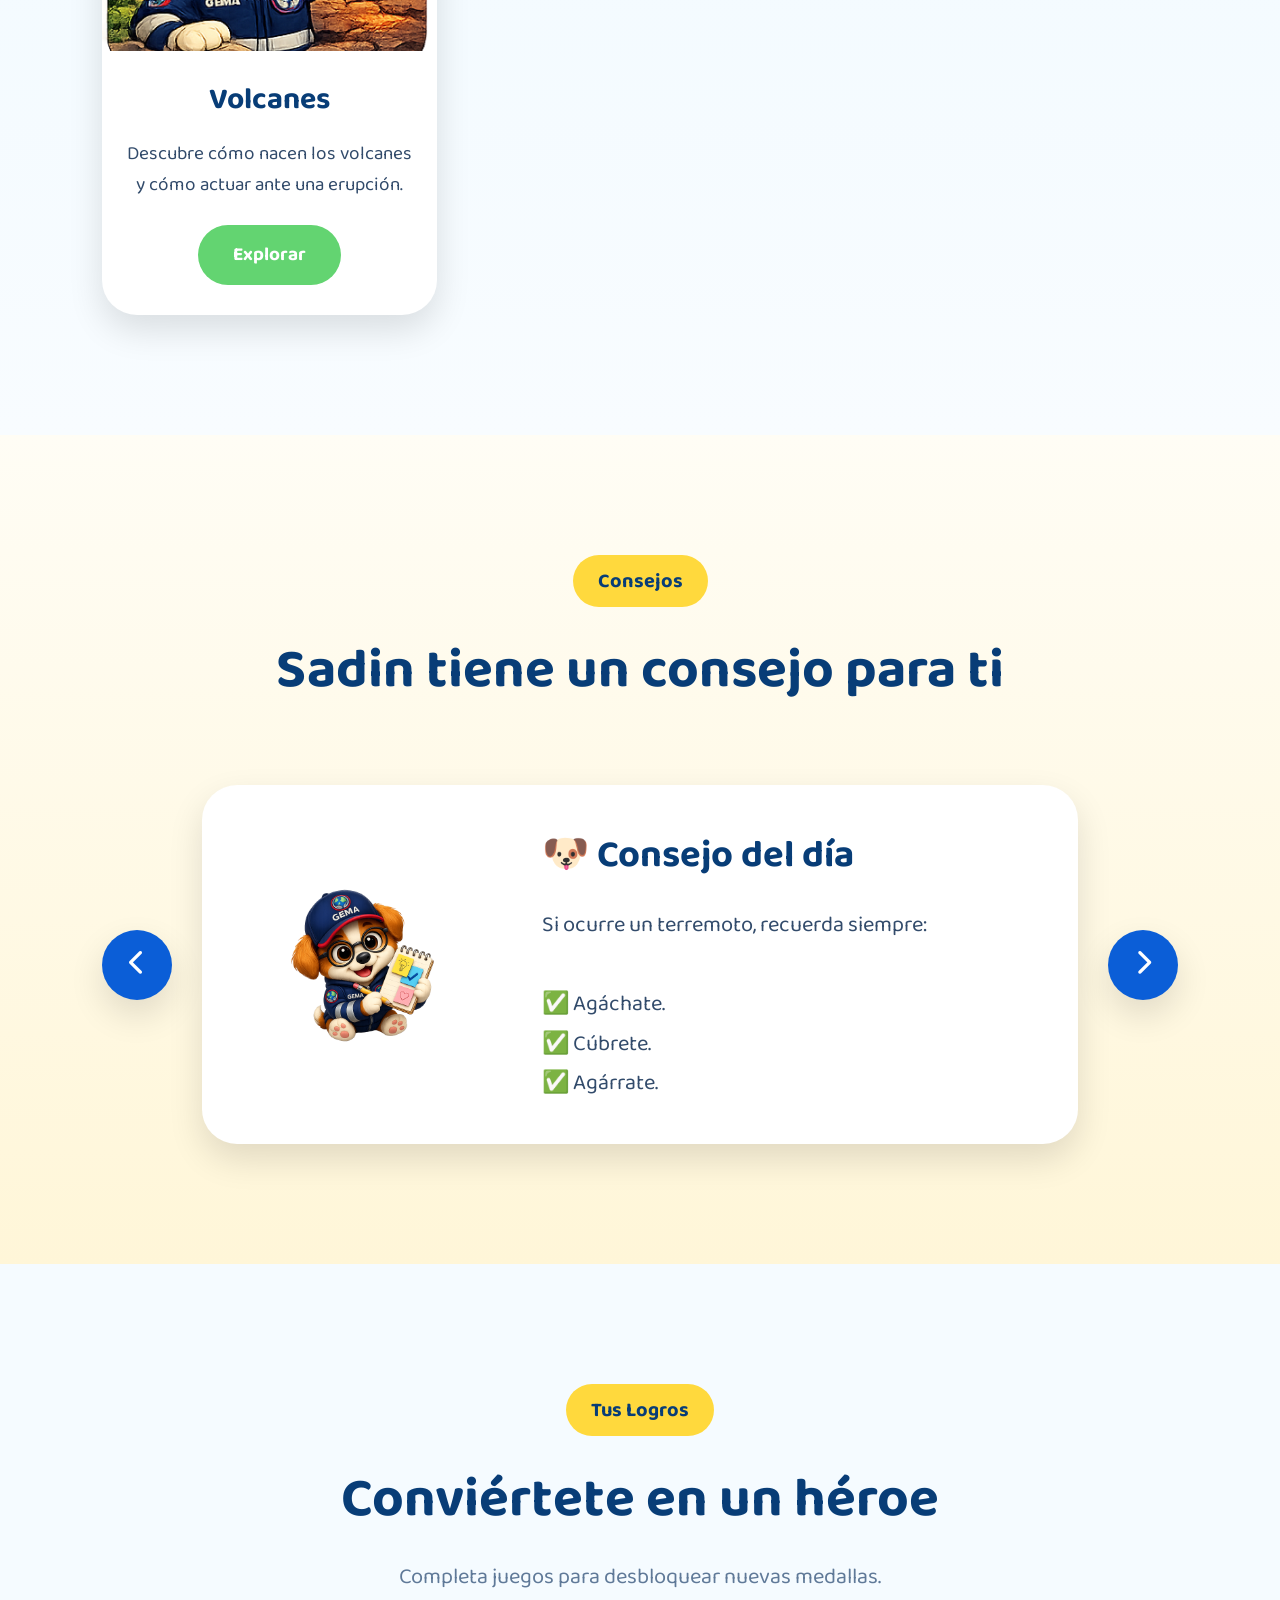
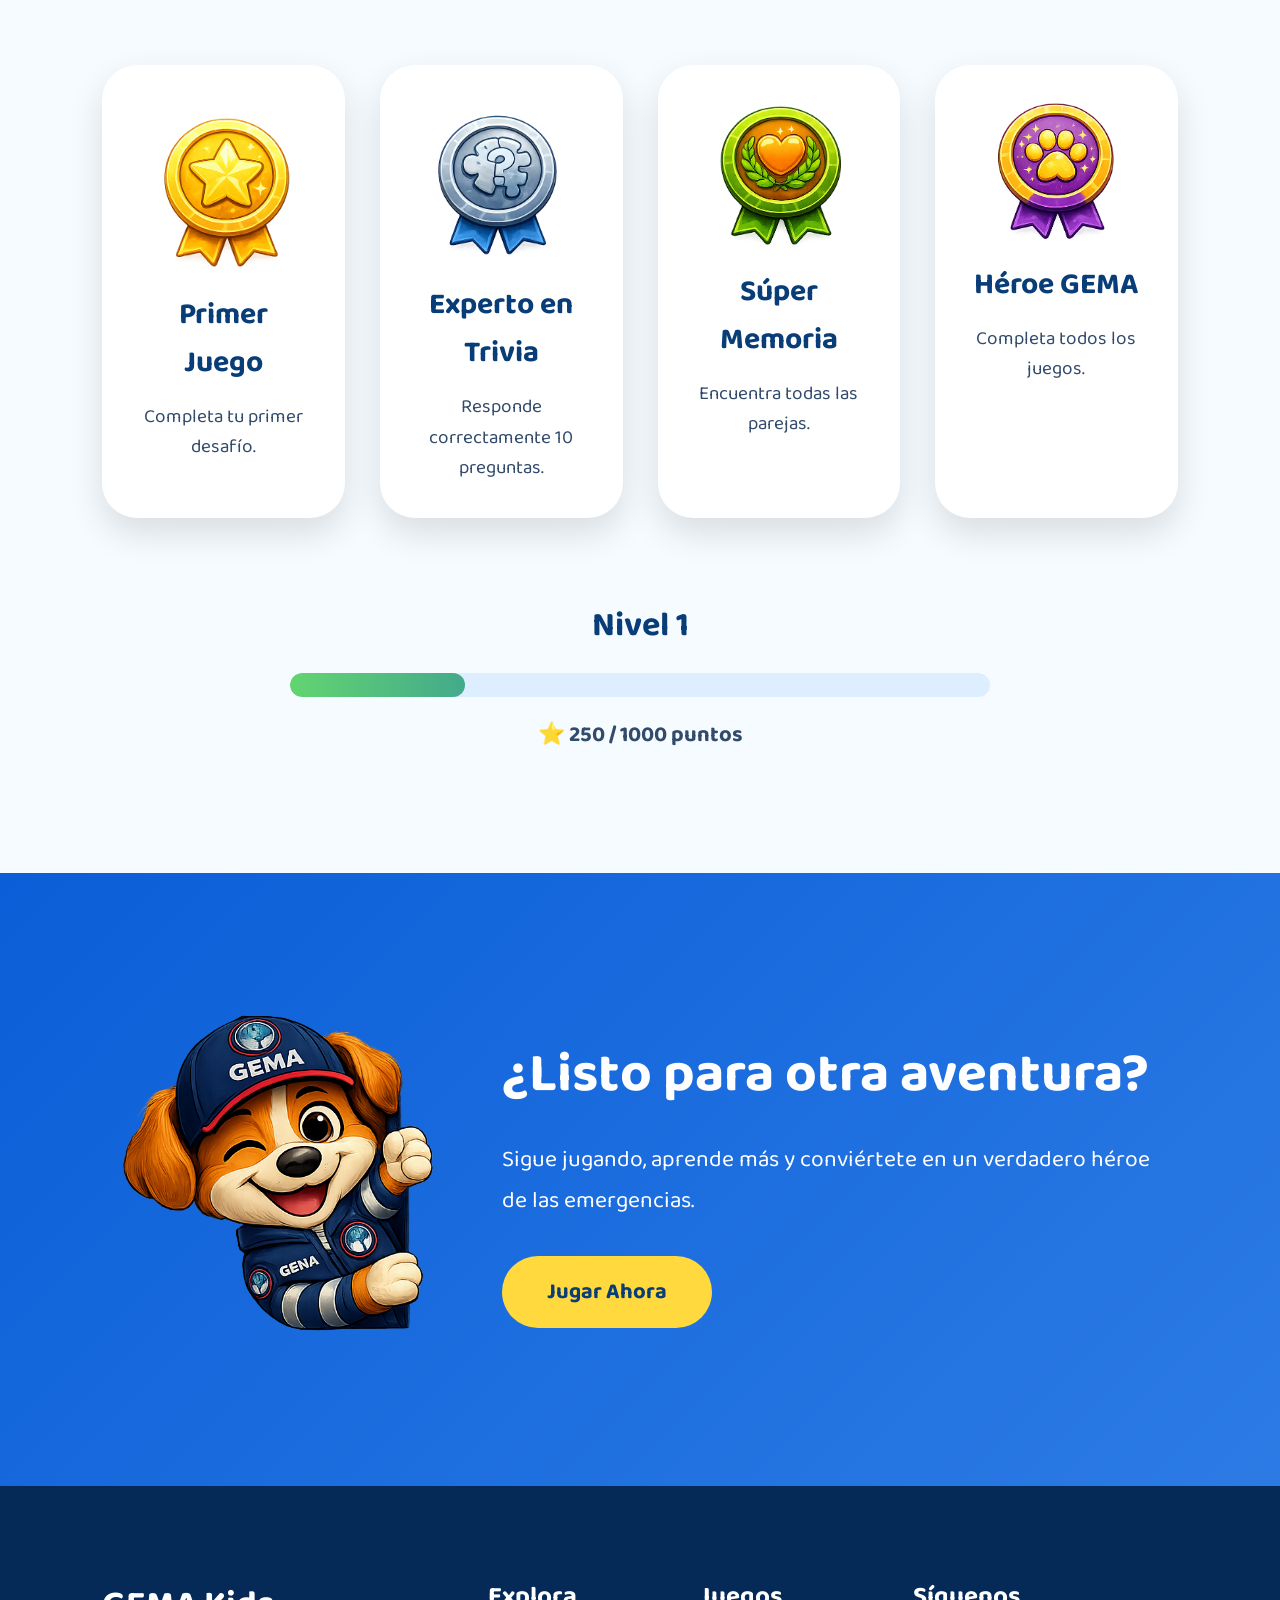
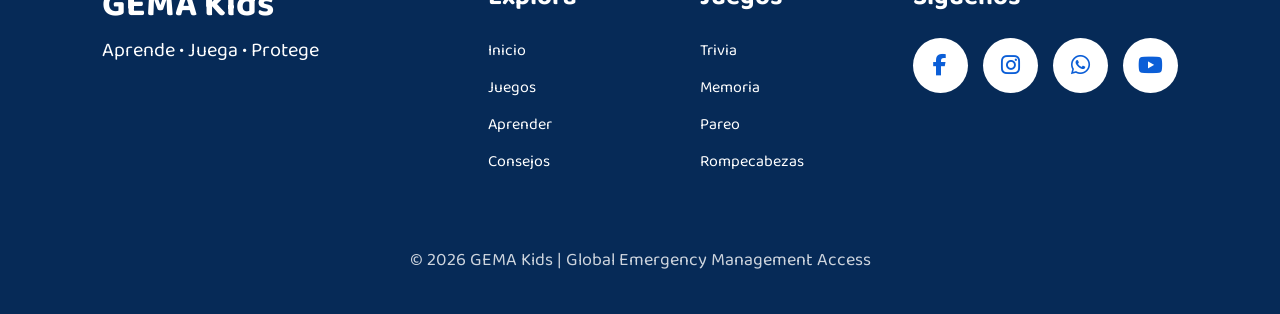
<file: niños.html>
<!DOCTYPE html>
<html lang="es">

<head>

    <!--=========================================
                    META DATOS
    ==========================================-->

    <meta charset="UTF-8">

    <meta name="viewport" content="width=device-width, initial-scale=1.0">
    <link rel="icon" type="image/png" href="Imagenes/LOGO-removebg.png">

    <title>GEMA Kids</title>

    <!--=========================================
                    CSS
    ==========================================-->

    <link rel="stylesheet" href="niños.css">

    <!--=========================================
                GOOGLE FONTS
    ==========================================-->

    <link rel="preconnect" href="https://fonts.googleapis.com">

    <link rel="preconnect" href="https://fonts.gstatic.com" crossorigin>

    <link href="https://fonts.googleapis.com/css2?family=Baloo+2:wght@400;500;600;700;800&display=swap" rel="stylesheet">

    <!--=========================================
                FONT AWESOME
    ==========================================-->

    <link rel="stylesheet"
        href="https://cdnjs.cloudflare.com/ajax/libs/font-awesome/6.7.2/css/all.min.css">

</head>

<body>

<audio id="musicaFondo" loop>
    <source src="audio/music-kids.mp3" type="audio/mpeg">
</audio>

<!--=========================================
                HEADER
==========================================-->

<header class="header">

    <div class="contenedor">

        <!--======================
                LOGO
        =======================-->

        <div class="logo">

            <img src="Imagenes/gema.png" alt="GEMA">

            <div class="texto-logo">

                <h2>GEMA Kids</h2>

                <p data-i18n="aprende_juega_protege">
                    Aprende • Juega • Protege  

                </p>

            </div>

        </div>

        <!--======================
                MENÚ
        =======================-->

        <nav class="menu">

            <a href="#hero" data-i18n="inicio">Inicio</a>


            <a href="#juegos" data-i18n="juegos">Juegos</a>

            <a href="#aprender" data-i18n="aprender">Aprender</a>

            <a href="#tips" data-i18n="consejos">Consejos</a>

            <a href="#logros" data-i18n="logros">Logros</a>

        </nav>

        <!--======================
                BOTONES
        =======================-->

        <div class="acciones">

            <button id="idiomaBtn">
    <i class="fa-solid fa-language"></i>
</button>
             <button id="musicaBtn">
        <i class="fa-solid fa-volume-high"></i>
    </button>

</div>

        </div>

    </div>

</header>

<!--=========================================
                HERO
==========================================-->

<section class="hero" id="hero">

    <!--======================
            FONDO
    =======================-->

    <div class="hero-fondo"></div>

    <!-- Nubes -->

    <img src="Imagenes/nube.png" class="nube nube1">

    <img src="Imagenes/nube.png" class="nube nube2">

    <img src="Imagenes/nube.png" class="nube nube3">

    <!-- Estrellas -->

    <img src="Imagenes/estrella.png" class="estrella estrella1">

    <img src="Imagenes/estrella.png" class="estrella estrella2">

    <img src="Imagenes/estrella.png" class="estrella estrella3">

    <!--======================
            CONTENIDO
    =======================-->

    <div class="hero-texto">

       <span class="bienvenida" data-i18n="bienvenida">
    ¡Bienvenido a GEMA Kids!
</span>

        <h1>
    <span data-i18n="aprende_jugando">
        Aprende jugando junto a
    </span>
    <span>Sadin</span>
</h1>

        <p data-i18n="hero_descripcion">
    Descubre cómo protegerte durante terremotos,
    volcanes, inundaciones y otros fenómenos
    naturales mientras juegas y ganas medallas.
</p>


        <div class="hero-botones">

            <a href="#juegos" class="btn-principal" data-i18n="empezar">
    Empezar a jugar
</a>

<a href="#aprender" class="btn-secundario" data-i18n="explorar">
    Explorar
</a>
        </div>

        <!--======================
            PROGRESO
        =======================-->

        <div class="progreso">

            <div class="titulo-progreso" data-i18n="nivel_1">
    ⭐ Nivel 1
</div>

            <div class="barra">

                <span></span>

            </div>

            <small data-i18n="puntos_hero">
    25 / 100 puntos
</small>

        </div>

    </div>

    <!--======================
            SADIN
    =======================-->

    <div class="hero-imagen">

        <img src="Imagenes/gema.png" alt="Sadin">

       

    </div>

</section>

<!--=========================================
            JUEGOS
==========================================-->

<section class="juegos" id="juegos">

    <div class="titulo">


    <span data-i18n="zona_juegos">
        Zona de Juegos
    </span>

    <h2 data-i18n="elige_aventura">
        Elige tu aventura
    </h2>

    <p data-i18n="juegos_descripcion">
        Completa desafíos, aprende y gana insignias.
    </p>

</div>

    <div class="contenedor-juegos">

        <!--======================
                TRIVIA
        =======================-->

        <article class="card trivia">

            <div class="etiqueta" data-i18n="popular">
    ⭐ Popular
</div>

<img src="Imagenes/trivia.png" alt="Trivia">

<h3 data-i18n="trivia">
    Trivia
</h3>

<a href="https://gemaproject460-dotcom.github.io/JuegoTriviaGema/" data-i18n="jugar" target="_blank">
    Jugar
</a>

        </article>

        <!--======================
                MEMORIA
        =======================-->

        <article class="card memoria">

            <div class="etiqueta" data-i18n="nuevo">
    Nuevo
</div>

<img src="Imagenes/memoriareal.png" alt="Memoria">

<h3 data-i18n="memoria">
    Memoria
</h3>

<a href="https://gemaproject460-dotcom.github.io/Memoria/" data-i18n="jugar" target="_blank">
    Jugar
</a>

        </article>
                <!--======================
            ROMPECABEZAS
        =======================-->

        <article class="card puzzle">

            <div class="etiqueta" data-i18n="desafio">
    Desafío
</div>

<img src="Imagenes/rompecabezas.png" alt="Rompecabezas">

<h3 data-i18n="rompecabezas">
    Rompecabezas
</h3>

<a href="https://gemaproject460-dotcom.github.io/Rompecabezas/" data-i18n="jugar" target="_blank">
    Jugar
</a>

        </article>

        <!--======================
                PAREO
        =======================-->

        <article class="card pareo">

            <div class="etiqueta" data-i18n="facil">
    Fácil
</div>

<img src="Imagenes/pareo.png" alt="Pareo">

<h3 data-i18n="pareo">
    Pareo
</h3>

<a href="https://gemaproject460-dotcom.github.io/Juego-de-Pareo/" data-i18n="jugar" target="_blank">
    Jugar

            </a>

        </article>

    </div>

</section>

<!--=========================================
            APRENDE MÁS
==========================================-->

<section class="aprender" id="aprender">


        <div class="titulo">

    <span data-i18n="aprende_explorando">
        Aprende Explorando
    </span>

    <h2 data-i18n="descubre_mundo">
        Descubre el mundo
    </h2>

</div>

   

    </div>

    <div class="contenedor-aprender">

        <!--======================
            TERREMOTOS
        =======================-->

        <article class="info-card">

            <img src="Imagenes/terremotos.png" alt="Terremotos">

            <h3 data-i18n="terremotos">
    Terremotos
</h3>

<p data-i18n="terremotos_desc">
    Aprende qué hacer para protegerte
    durante un sismo.
</p>
 <a class="phenomena-card" href="https://spaceplace.nasa.gov/earthquakes/sp/" target="_blank">
    Explorar
</a>

        </article>

        <!--======================
        FENÓMENO DE LA NIÑA
        =======================-->

        <article class="info-card">

            <img src="Imagenes/nina.png" alt="Fenómeno de La Niña">

            <h3 data-i18n="nina">
    La Niña
</h3>

<p data-i18n="nina_desc">
    Descubre por qué provoca lluvias
    intensas e inundaciones.
</p>


    <a class="phenomena-card" href= "https://spaceplace.nasa.gov/la-nina/sp/" target="_blank">
    Explorar
</a>

        </article>

        <!--======================
        FENÓMENO DEL NIÑO
        =======================-->

        <article class="info-card">

            <img src="Imagenes/nino.png" alt="Fenómeno del Niño">

            <h3 data-i18n="nino">
    El Niño
</h3>

<p data-i18n="nino_desc">
    Aprende cómo afecta el clima
    y produce sequías.
</p>
<a class="phenomena-card" href="https://spaceplace.nasa.gov/el-nino/sp/" target="_blank">
    Explorar
</a>

        </article>

        <!--======================
                VOLCANES
        =======================-->

        <article class="info-card">

            <img src="Imagenes/volcan.png" alt="Volcanes">

            <h3 data-i18n="volcanes">
    Volcanes
</h3>

<p data-i18n="volcanes_desc">
    Descubre cómo nacen los volcanes
    y cómo actuar ante una erupción.
</p>

<a class="phenomena-card" href="https://spaceplace.nasa.gov/volcanoes2/sp/" target="_blank">
    Explorar
</a>

        </article>

    </div>

</section>

<!--=========================================
            CONSEJOS DE SADIN
==========================================-->

<section class="tips" id="tips">

    <div class="titulo">

    <span data-i18n="consejo_titulo">
        Consejos
    </span>

    <h2 data-i18n="sadin_consejo">
        Sadin tiene un consejo para ti
    </h2>

</div>

    <div class="slider">

        <button class="anterior">

            <i class="fa-solid fa-chevron-left"></i>

        </button>

        <div class="tip">

            <img src="Imagenes/sadin-tip.png" alt="Sadin">

            <div class="contenido-tip">

                <h3 data-i18n="consejo_dia">
    🐶 Consejo del día
</h3>

                <p>

    <span data-i18n="consejo_terremoto">
        Si ocurre un terremoto,
        recuerda siempre:
    </span>

    <br><br>

    <span data-i18n="agachate">
        ✅ Agáchate.
    </span>

    <br>

    <span data-i18n="cubrete">
        ✅ Cúbrete.
    </span>

    <br>

    <span data-i18n="agarrate">
        ✅ Agárrate.
    </span>

</p>
            </div>

        </div>

        <button class="siguiente">

            <i class="fa-solid fa-chevron-right"></i>

        </button>

    </div>

</section>
<!--=========================================
                LOGROS
==========================================-->

<section class="logros" id="logros">

    <div class="titulo">

    <span data-i18n="tus_logros">
        Tus Logros
    </span>

    <h2 data-i18n="conviertete_heroe">
        Conviértete en un héroe
    </h2>

    <p data-i18n="logros_descripcion">
        Completa juegos para desbloquear
        nuevas medallas.
    </p>

</div>

    <div class="contenedor-logros">

        <!-- Medalla -->

        <article class="logro">

            <img src="Imagenes/medalla1.png" alt="">
<h3 data-i18n="primer_juego">
    Primer Juego
</h3>

<p data-i18n="primer_juego_desc">
    Completa tu primer desafío.
</p>

        </article>

        <!-- Medalla -->

        <article class="logro">

            <img src="Imagenes/medalla2.png" alt="">

            <h3 data-i18n="experto_trivia">
    Experto en Trivia
</h3>

<p data-i18n="experto_trivia_desc">
    Responde correctamente
    10 preguntas.
</p>
        </article>

        <!-- Medalla -->

        <article class="logro">

            <img src="Imagenes/medalla3.png" alt="">

            <h3 data-i18n="super_memoria">
    Súper Memoria
</h3>

<p data-i18n="super_memoria_desc">
    Encuentra todas las parejas.
</p>

        </article>

        <!-- Medalla -->

        <article class="logro">

            <img src="Imagenes/medalla4.png" alt="">

            <h3 data-i18n="heroe_gema">
    Héroe GEMA
</h3>

<p data-i18n="heroe_gema_desc">
    Completa todos los juegos.
</p>

        </article>

    </div>

    <!--======================
            PROGRESO
    =======================-->

    <div class="progreso-general">

    <h3 data-i18n="nivel">
        Nivel 1
    </h3>

    <div class="barra-general">
        <div class="relleno"></div>
    </div>

    <p data-i18n="puntos_logros">
        ⭐ 250 / 1000 puntos
    </p>

</div>

</section>

<!--=========================================
            CTA FINAL
==========================================-->

<section class="cta">

    <div class="cta-contenido">

        <img src="Imagenes/sadin-final.png" alt="Sadin">

        <div>

            <h2 data-i18n="otra_aventura">
    ¿Listo para otra aventura?
</h2>

<p data-i18n="cta_descripcion">
    Sigue jugando, aprende más y
    conviértete en un verdadero
    héroe de las emergencias.
</p>

<a href="#juegos" data-i18n="jugar_ahora">
    Jugar Ahora
</a>
        </div>

    </div>

</section>

<!--=========================================
                FOOTER
==========================================-->

<footer>

    <div class="footer-contenedor">

        <!-- Logo -->

        <div class="footer-logo">

           <h2>
    GEMA Kids
</h2>

<p data-i18n="aprende_juega_protege">
    Aprende • Juega • Protege
</p>

        </div>

        <!-- Navegación -->

<div class="footer-links">

    <h3 data-i18n="explora">
        Explora
    </h3>

    <a href="#hero" data-i18n="inicio">
        Inicio
    </a>

    <a href="#juegos" data-i18n="juegos">
        Juegos
    </a>

    <a href="#aprender" data-i18n="aprender">
        Aprender
    </a>

    <a href="#tips" data-i18n="consejos">
        Consejos
    </a>

</div>


<!-- Juegos -->

<div class="footer-links">

    <h3 data-i18n="juegos">
        Juegos
    </h3>

    <a href="trivia.html" data-i18n="trivia">
        Trivia
    </a>

    <a href="memoria.html" data-i18n="memoria">
        Memoria
    </a>

    <a href="pareo.html" data-i18n="pareo">
        Pareo
    </a>

    <a href="rompecabezas.html" data-i18n="rompecabezas">
        Rompecabezas
    </a>

</div>


<!-- Redes -->

<div class="footer-redes">

    <h3 data-i18n="siguenos">
        Síguenos
    </h3>

    <div class="iconos">

        <a href="#" target="_blank">
            <i class="fab fa-facebook-f"></i>
        </a>

                <a href="https://www.instagram.com/g.e.m.aofficial?igsi=MXFkcjlnNGMwanE0NA==" target="_blank">
                    <i class="fab fa-instagram"></i>
                </a>

                <a href="https://whatsapp.com/channel/0029Vb8Daw42kNFn3OM9pp2z" target="_blank">
                    <i class="fa-brands fa-whatsapp"></i>
                </a>
        <a href="#" target="_blank">
            <i class="fab fa-youtube"></i>
        </a>

    </div>

</div>

</div>


<div class="copyright" data-i18n="copyright">
    © 2026 GEMA Kids | Global Emergency Management Access
</div>

</footer>
<!--=========================================
            JAVASCRIPT
==========================================-->

<script src="niños.js"></script>

</body>

</html>
</file>
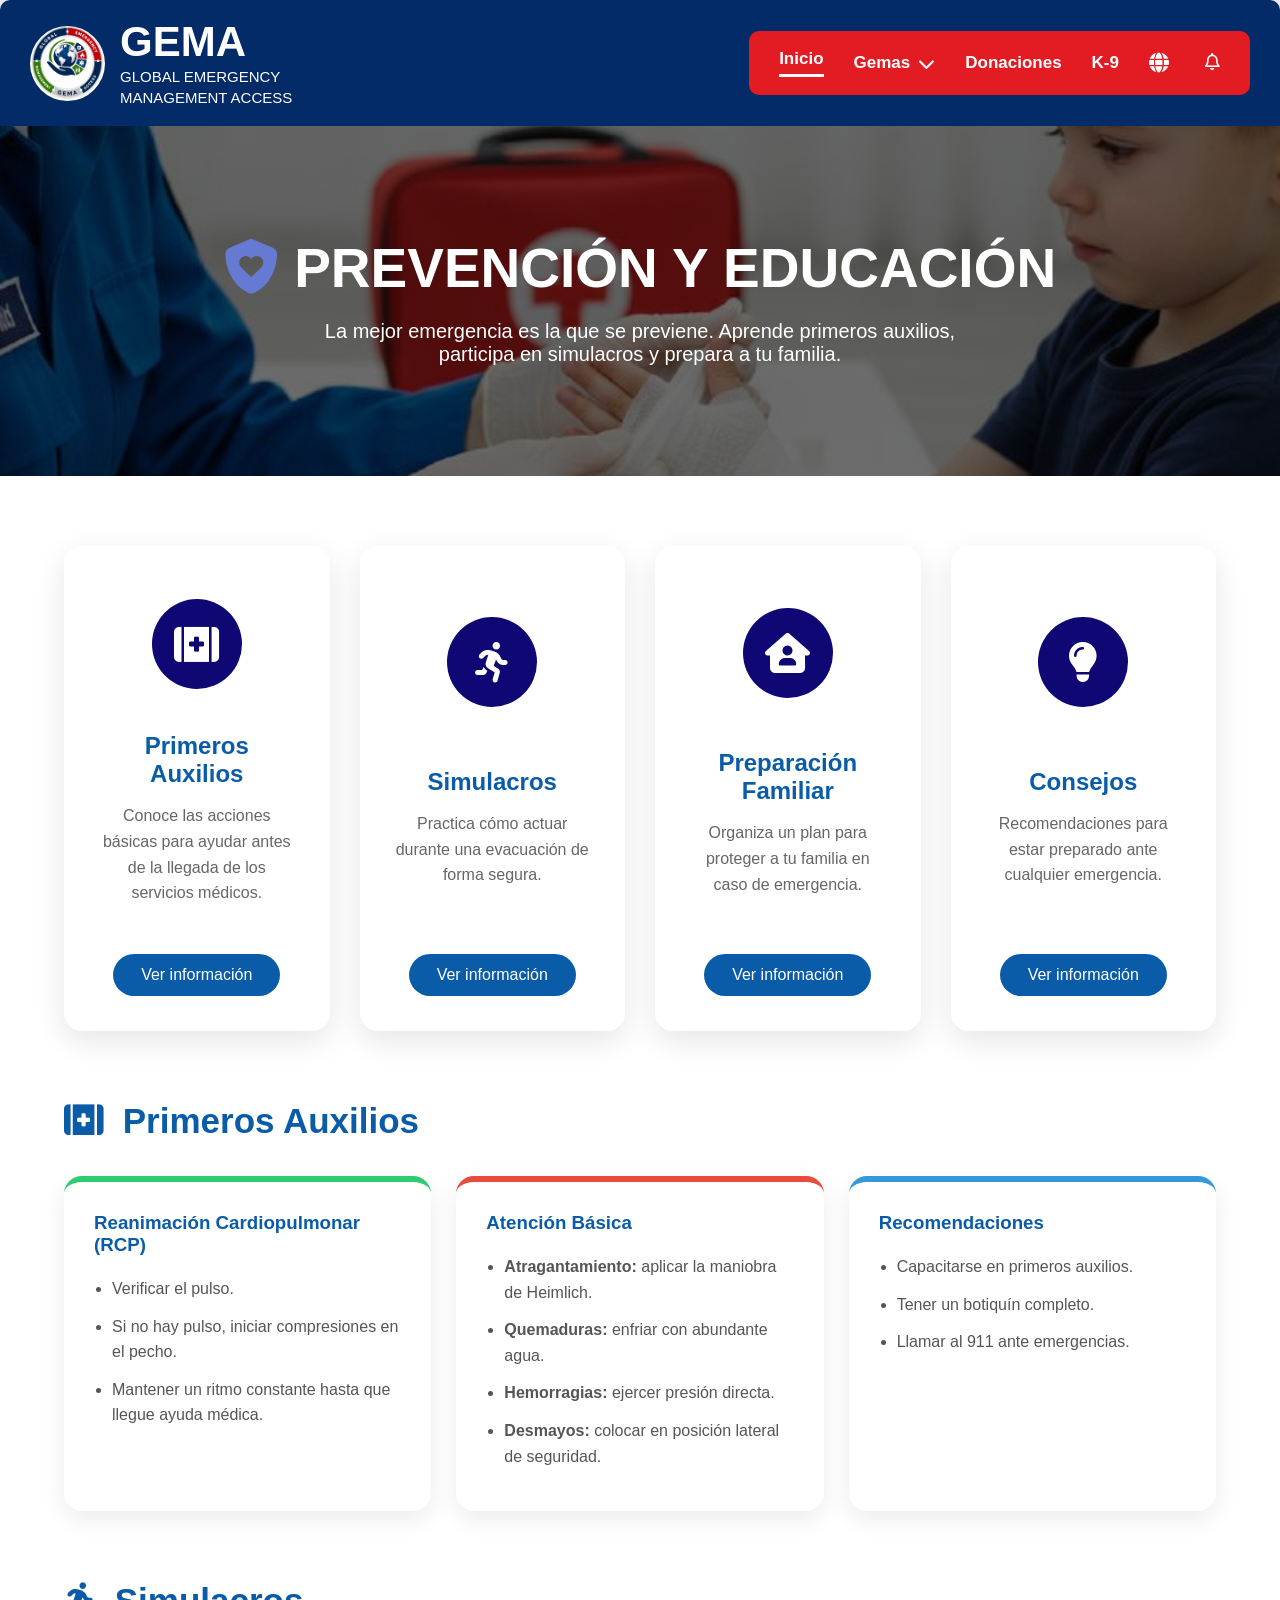
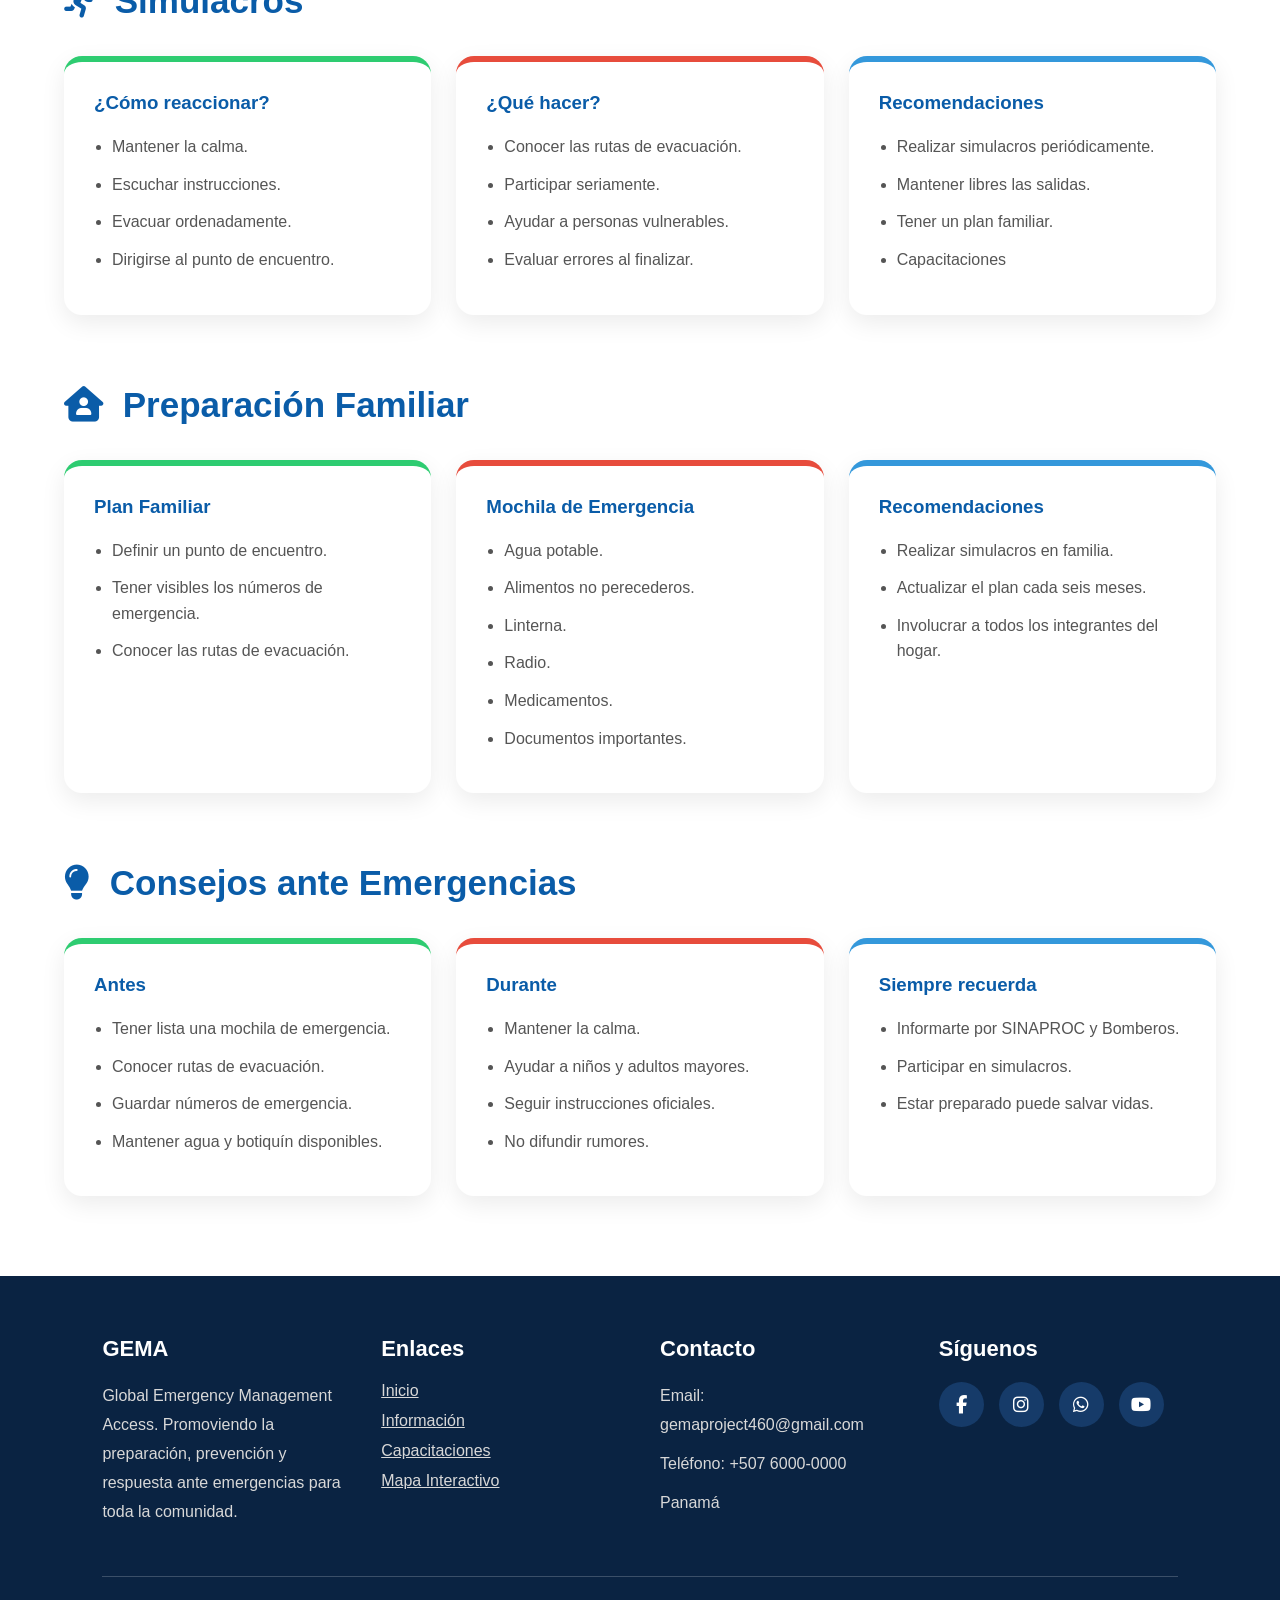
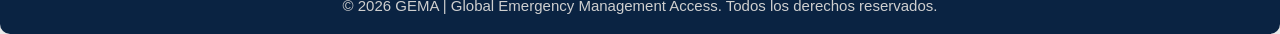
<file: prevencion.html>
<!DOCTYPE html>
<html lang="en">
<head>
    <meta charset="UTF-8">
    <meta name="viewport" content="width=device-width, initial-scale=1.0">
 
  <!-- Configuración básica del documento -->
  <meta charset="UTF-8" />
  <meta name="viewport" content="width=device-width, initial-scale=1.0"/>

  <!-- Título de la pestaña -->
  <title>GEMA - Global Emergency Management Access</title>

  <!-- Enlace al archivo de estilos CSS externo -->
  <link rel="stylesheet" href="prevencion.css">

      <link rel="icon" href="Imagenes/LOGO-removebg.png" type="image/x-icon">

      <!-- ICONOS -->
    <link rel="stylesheet"
    href="https://cdnjs.cloudflare.com/ajax/libs/font-awesome/6.5.1/css/all.min.css">
</head>

<body>

    <!-- CONTENEDOR -->
    <div class="contenedor">

        <!-- HEADER -->
        <header class="header">

            <!-- LOGO -->
            <div class="logo-box">

                <img src="Imagenes/LOGO.png" alt="logo">

                <div class="logo-texto">
                    <h1>GEMA</h1>
                    <p>GLOBAL EMERGENCY <br> MANAGEMENT ACCESS</p>
                </div>

            </div>

           
        
   <!-- NAVBAR -->
<nav class="navbar">

    <a href="index.html" class="active" id="inicio" data-i18n="inicio">Inicio</a>
    
    <!-- DROPDOWN -->
    <div class="dropdown">

        <button class="dropbtn" id="gemas">
<span data-i18n="gemas">Gemas</span>
<i class="fa-solid fa-chevron-down"></i>
</button>

        <div class="dropdown-content">
            <div class="texto-dropdown"> 
              <a href="informacion.html" id="infoMenu" data-i18n="informacion">Información</a>
              <a href="niños.html" id="ninosMenu" data-i18n="ninos">Niños</a>
              <a href="capacitaciones.html" id="capacitacionesMenu" data-i18n="capacitaciones">Capacitaciones</a>
              <a href="productos.html" id="productosMenu" data-i18n="productos">Productos</a>

            </div>
        </div>

    </div>

<a href="donaciones.html" id="datos-pais" data-i18n="pais">Donaciones</a>

<a href="k9.html" id="K-9" > K-9 </a>


    
<!--FUNCIONES DE ICONOS DEL NAV-->
<div class="icons">

    <!-- Traducción -->
    <div class="dropdown">

        <i class="fa-solid fa-globe"></i>

        <div class="dropdown-menu">
         <a href="#" onclick="cambiarIdioma('es')">
🇵🇦 Español
</a>

            <a href="#" onclick="cambiarIdioma('en')">
🇺🇸 English
</a>
        </div>

    </div>


    <!-- Notificaciones -->
     <div class="icons"></div>

    <a href="monitoreo.html" class="bell-link">
    <i class="fa-regular fa-bell"></i>
</a>
</a>

</div>

        
    </nav>

   
</header>


<!-- =======================================
      HERO
======================================= -->

<section class="hero-natural">

    <div class="hero-natural-texto">

        <h1>
            <i class="fa-solid fa-shield-heart"></i>
            <span data-i18n="heroPrevencion">PREVENCIÓN Y EDUCACIÓN</span>
        </h1>

        <p data-i18n="heroPrevencionTexto">
            La mejor emergencia es la que se previene. Aprende primeros auxilios,
            participa en simulacros y prepara a tu familia.
        </p>

    </div>

</section>

<!-- =======================================
      TARJETAS
======================================= -->

<section class="cards-natural">

    <!-- Primeros Auxilios -->
    <div class="natural-card">

        <div class="icono">
            <i class="fa-solid fa-kit-medical"></i>
        </div>

        <h2 data-i18n="primerosAuxilios">Primeros Auxilios</h2>

<p data-i18n="primerosAuxiliosTexto">
Conoce las acciones básicas para ayudar antes de la llegada de los servicios médicos.
</p>

<a href="#primeros" class="btn-natural" data-i18n="verInformacion">
Ver información
</a>

    </div>

    <!-- Simulacros -->
    <div class="natural-card">

        <div class="icono">
            <i class="fa-solid fa-person-running"></i>
        </div>

       <h2 data-i18n="simulacros">Simulacros</h2>

<p data-i18n="simulacrosTexto">
Practica cómo actuar durante una evacuación de forma segura.
</p>

<a href="#simulacros" class="btn-natural" data-i18n="verInformacion">
Ver información
</a>

    </div>

    <!-- Preparación Familiar -->
    <div class="natural-card">

        <div class="icono">
            <i class="fa-solid fa-house-user"></i>
        </div>

        <h2 data-i18n="preparacionFamiliar">
Preparación Familiar
</h2>

<p data-i18n="preparacionFamiliarTexto">
Organiza un plan para proteger a tu familia en caso de emergencia.
</p>

<a href="#familia" class="btn-natural" data-i18n="verInformacion">
Ver información
</a>

    </div>

    <!-- Consejos -->
    <div class="natural-card">

        <div class="icono">
            <i class="fa-solid fa-lightbulb"></i>
        </div>

        <h2 data-i18n="consejosTitulo">Consejos</h2>

<p data-i18n="consejosTexto">
Recomendaciones para estar preparado ante cualquier emergencia.
</p>

<a href="#consejos" class="btn-natural" data-i18n="verInformacion">
Ver información
</a>

    </div>

</section>

<!-- =======================================
      INFORMACIÓN
======================================= -->

<section class="informacion-natural">

<!-- Primeros Auxilios -->

<div class="info-box" id="primeros">

<h2>
    <i class="fa-solid fa-kit-medical"></i>
     <span data-i18n="primerosAuxilios">Primeros Auxilios</span>
    </h2>

<div class="info-grid">

<div class="info-card">

<h3 data-i18n="rcp"> Reanimación Cardiopulmonar (RCP)</h3>

<ul>
<li data-i18n="pulso">Verificar el pulso.</li>
<li data-i18n="compresiones">Si no hay pulso, iniciar compresiones en el pecho.</li>
<li data-i18n="ritmo">Mantener un ritmo constante hasta que llegue ayuda médica.</li>
</ul>

</div>

<div class="info-card">

<h3 data-i18n="atencionBasica"> Atención Básica</h3>

<ul>
<li><b data-i18n="atragantamiento">Atragantamiento:</b><span data-i18n="atragantamientoTexto"> aplicar la maniobra de Heimlich.</span></li>

<li><b data-i18n="quemaduras">Quemaduras:</b><span data-i18n="quemadurasTexto"> enfriar con abundante agua.</span></li>

<li><b data-i18n="hemorragias">Hemorragias:</b><span data-i18n="hemorragiasTexto"> ejercer presión directa.</span></li>

<li><b data-i18n="desmayos">Desmayos:</b><span data-i18n="desmayosTexto"> colocar en posición lateral de seguridad.</span></li>
</ul>

</div>

<div class="info-card">

<h3 data-i18n="recomendaciones"> Recomendaciones</h3>

<ul>
<li data-i18n="capacitacionPA">Capacitarse en primeros auxilios.</li>
<li data-i18n="botiquin">Tener un botiquín completo.</li>
<li data-i18n="llamar911">Llamar al 911 ante emergencias.</li>
</ul>

</div>

</div>

</div>

<!-- Simulacros -->

<div class="info-box" id="simulacros">

<h2><i class="fa-solid fa-person-running"></i> <span data-i18n="simulacros">Simulacros</span></h2>

<div class="info-grid">

<div class="info-card">

<h3 data-i18n="comoReaccionar">¿Cómo reaccionar?</h3>

<ul>
<li data-i18n="calma">Mantener la calma.</li>
<li data-i18n="escuchar">Escuchar instrucciones.</li>
<li data-i18n="evacuar">Evacuar ordenadamente.</li>
<li data-i18n="encuentro">Dirigirse al punto de encuentro.</li>
</ul>

</div>

<div class="info-card">

<h3 data-i18n="queHacer">¿Qué hacer?</h3>

<ul>
<li data-i18n="rutas">Conocer las rutas de evacuación.</li>
<li data-i18n="participar">Participar seriamente.</li>
<li data-i18n="vulnerables">Ayudar a personas vulnerables.</li>
<li data-i18n="errores">Evaluar errores al finalizar.</li>
</ul>

</div>

<div class="info-card">

<h3 data-i18n="recomendaciones">Recomendaciones</h3>

<ul>
<li data-i18n="simulacrosPeriodicos">Realizar simulacros periódicamente.</li>
<li data-i18n="salidas">Mantener libres las salidas.</li>
<li data-i18n="planFamiliar">Tener un plan familiar.</li>
<li data-i18n="capacitaciones">Participar en capacitaciones.</li>
</ul>

</div>

</div>

</div>

<!-- Preparación Familiar -->

<div class="info-box" id="familia">

<h2><i class="fa-solid fa-house-user"></i>
    <span data-i18n="preparacionFamiliar">Preparación Familiar</span>
    </h2>

<div class="info-grid">

<div class="info-card">

<h3 data-i18n="planTitulo">Plan Familiar</h3>

<ul>
<li data-i18n="puntoEncuentro">Definir un punto de encuentro.</li>
<li data-i18n="numeros">Tener visibles los números de emergencia.</li>
<li data-i18n="rutas2">Conocer las rutas de evacuación.</li>
</ul>

</div>

<div class="info-card">

<h3 data-i18n="mochilaTitulo">Mochila de Emergencia</h3>

<ul>
<li data-i18n="agua">Agua potable.</li>
<li data-i18n="alimentos">Alimentos no perecederos.</li>
<li data-i18n="linterna">Linterna.</li>
<li data-i18n="radio">Radio.</li>
<li data-i18n="medicamentos">Medicamentos.</li>
<li data-i18n="documentos">Documentos importantes.</li>
</ul>

</div>

<div class="info-card">

<h3 data-i18n="recomendaciones">Recomendaciones</h3>

<ul>
<li data-i18n="simulacrosFamilia">Realizar simulacros en familia.</li>
<li data-i18n="actualizarPlan">Actualizar el plan cada seis meses.</li>
<li data-i18n="integrantes">Involucrar a todos los integrantes del hogar.</li>
</ul>

</div>

</div>

</div>

<!-- Consejos -->

<div class="info-box" id="consejos">

<h2><i class="fa-solid fa-lightbulb"></i>
    <span data-i18n="consejosEmergencia">Consejos ante Emergencias</span>
    </h2>

<div class="info-grid">

<div class="info-card">

<h3 data-i18n="antes">Antes</h3>

<ul>
<li data-i18n="mochilaLista">Tener lista una mochila de emergencia.</li>
<li data-i18n="rutasEvacuacion">Conocer rutas de evacuación.</li>
<li data-i18n="guardarNumeros">Guardar números de emergencia.</li>
<li data-i18n="aguaBotiquin">Mantener agua y botiquín disponibles.</li>
</ul>

</div>

<div class="info-card">

<h3 data-i18n="durante">Durante</h3>

<ul>
<li data-i18n="calma2">Mantener la calma.</li>
<li data-i18n="ayudar">Ayudar a niños y adultos mayores.</li>
<li data-i18n="oficiales">Seguir instrucciones oficiales.</li>
<li data-i18n="rumores">No difundir rumores.</li>
</ul>

</div>

<div class="info-card">

<h3 data-i18n="siempre">Siempre recuerda</h3>

<ul>
<li data-i18n="sinaproc">Informarte por SINAPROC y Bomberos.</li>
<li data-i18n="participarSimulacros">Participar en simulacros.</li>
<li data-i18n="salvarVidas">Estar preparado puede salvar vidas.</li>
</ul>

</div>

</div>

</div>

</section>




<!-- ================= FOOTER ================= -->

<footer class="footer">

    <div class="footer-grid">

        <!-- GEMA -->
        <div class="footer-box">

            <h3 data-i18n="gemaTitulo">GEMA</h3>

            <p data-i18n="gemaDescripcion">
                Global Emergency Management Access.
                Promoviendo la preparación, prevención y respuesta
                ante emergencias para toda la comunidad.
            </p>

        </div>

        <!-- Enlaces -->

        <div class="footer-box">

            <h3 data-i18n="footerEnlaces">Enlaces</h3>

            <a href="Index.html" data-i18n="inicio">Inicio</a>
            <a href="informacion.html" data-i18n="informacion">Información</a>
            <a href="capacitaciones.html" data-i18n="capacitaciones">Capacitaciones</a>
            <a href="mapa.html" target="_blank" data-i18n="mapaInteractivo">Mapa Interactivo</a>

        </div>

        <!-- Contacto -->

        <div class="footer-box">

            <h3 data-i18n="footerContacto">Contacto</h3>

            <p>Email: gemaproject460@gmail.com </p>
            <p data-i18n="telefono">Teléfono: +507 6000-0000</p>
            <p data-i18n="panama">Panamá</p>

        </div>

        <!-- Redes -->

        <div class="footer-box">

            <h3 data-i18n="footerSiguenos">Síguenos</h3>

            <div class="footer-redes">

                <a href="#" target="_blank">
                    <i class="fa-brands fa-facebook-f"></i>
                </a>

                <a href="https://www.instagram.com/g.e.m.aofficial?igsi=MXFkcjlnNGMwanE0NA==" target="_blank">
                    <i class="fab fa-instagram"></i>
                </a>

                <a href="https://whatsapp.com/channel/0029Vb8Daw42kNFn3OM9pp2z" target="_blank">
                    <i class="fa-brands fa-whatsapp"></i>
                </a>

                <a href="#" target="_blank">
                    <i class="fa-brands fa-youtube"></i>
                </a>

            </div>

        </div>

    </div>

    <div class="footer-bottom">

        <p data-i18n="footerDerechos">
            © 2026 GEMA | Global Emergency Management Access.
            Todos los derechos reservados.
        </p>

    </div>

</footer>

<script src="prevencion.js"></script>

</body>
</html>
</file>
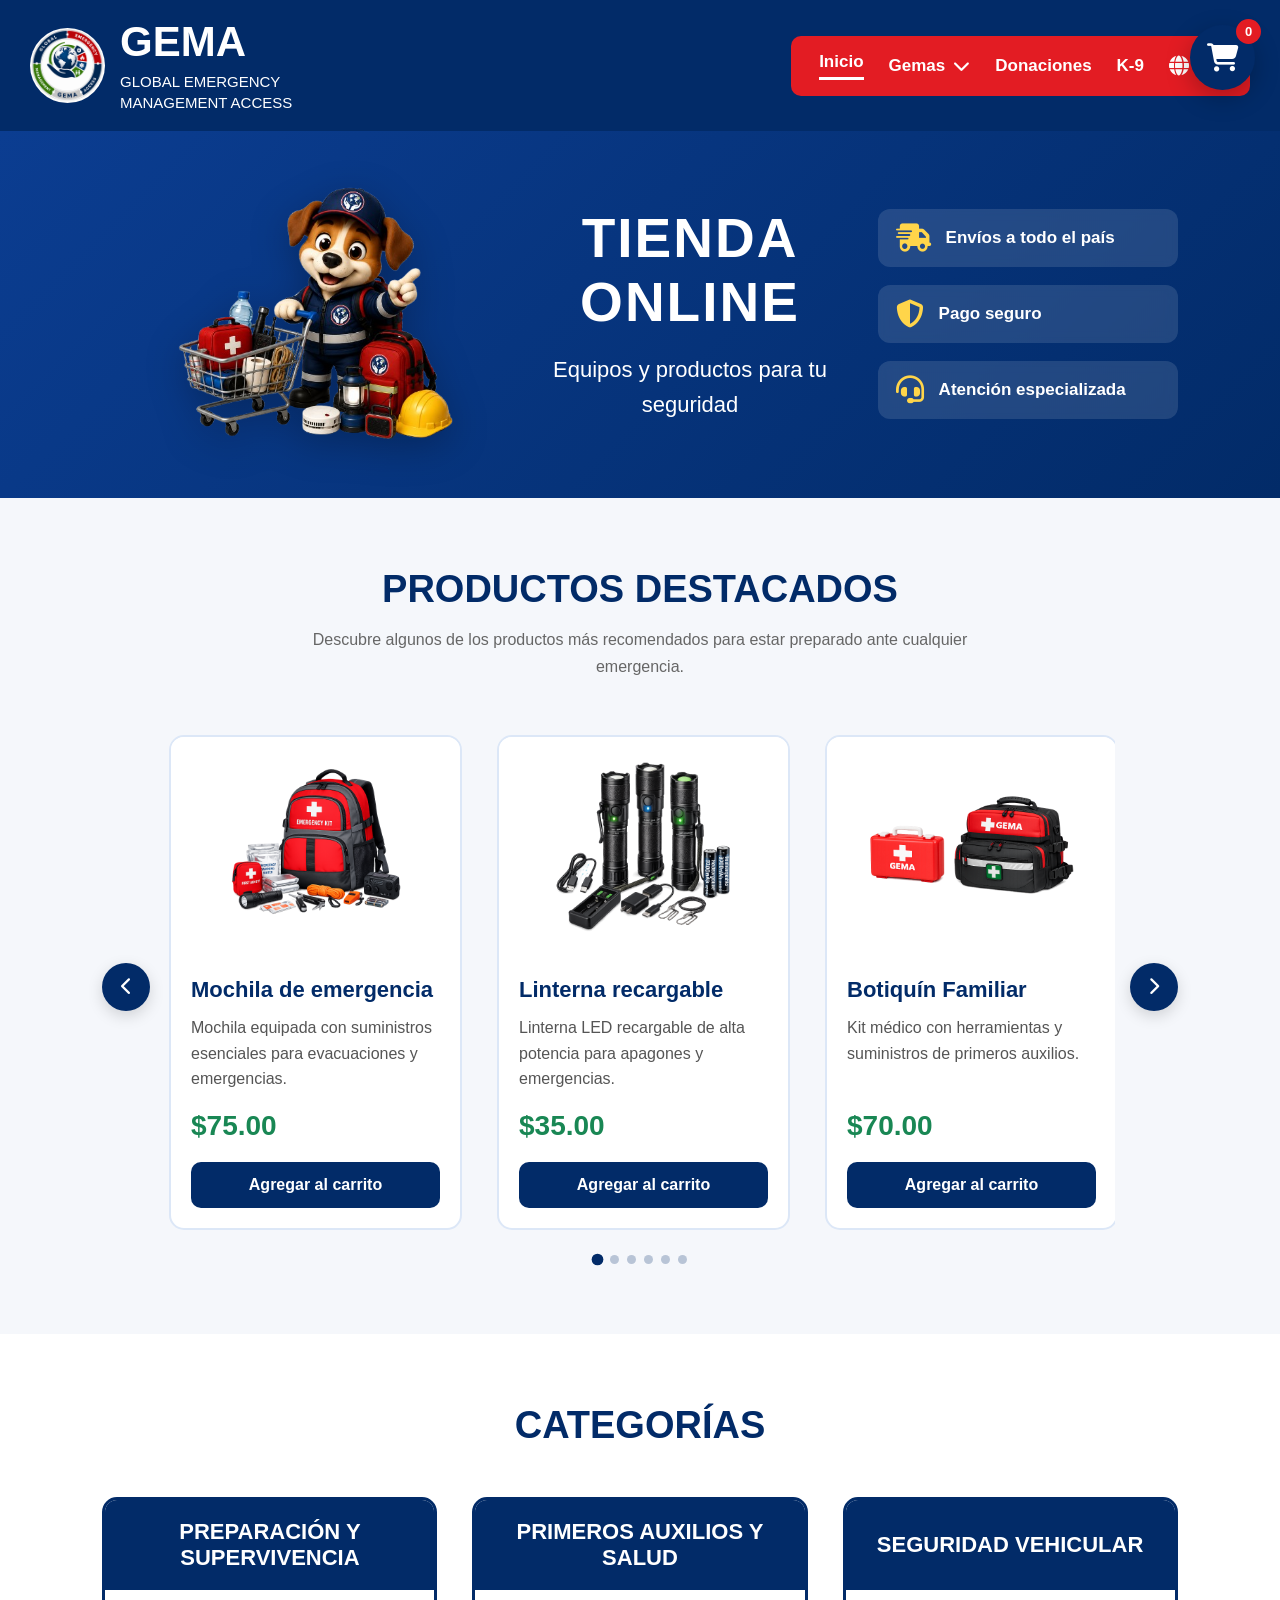
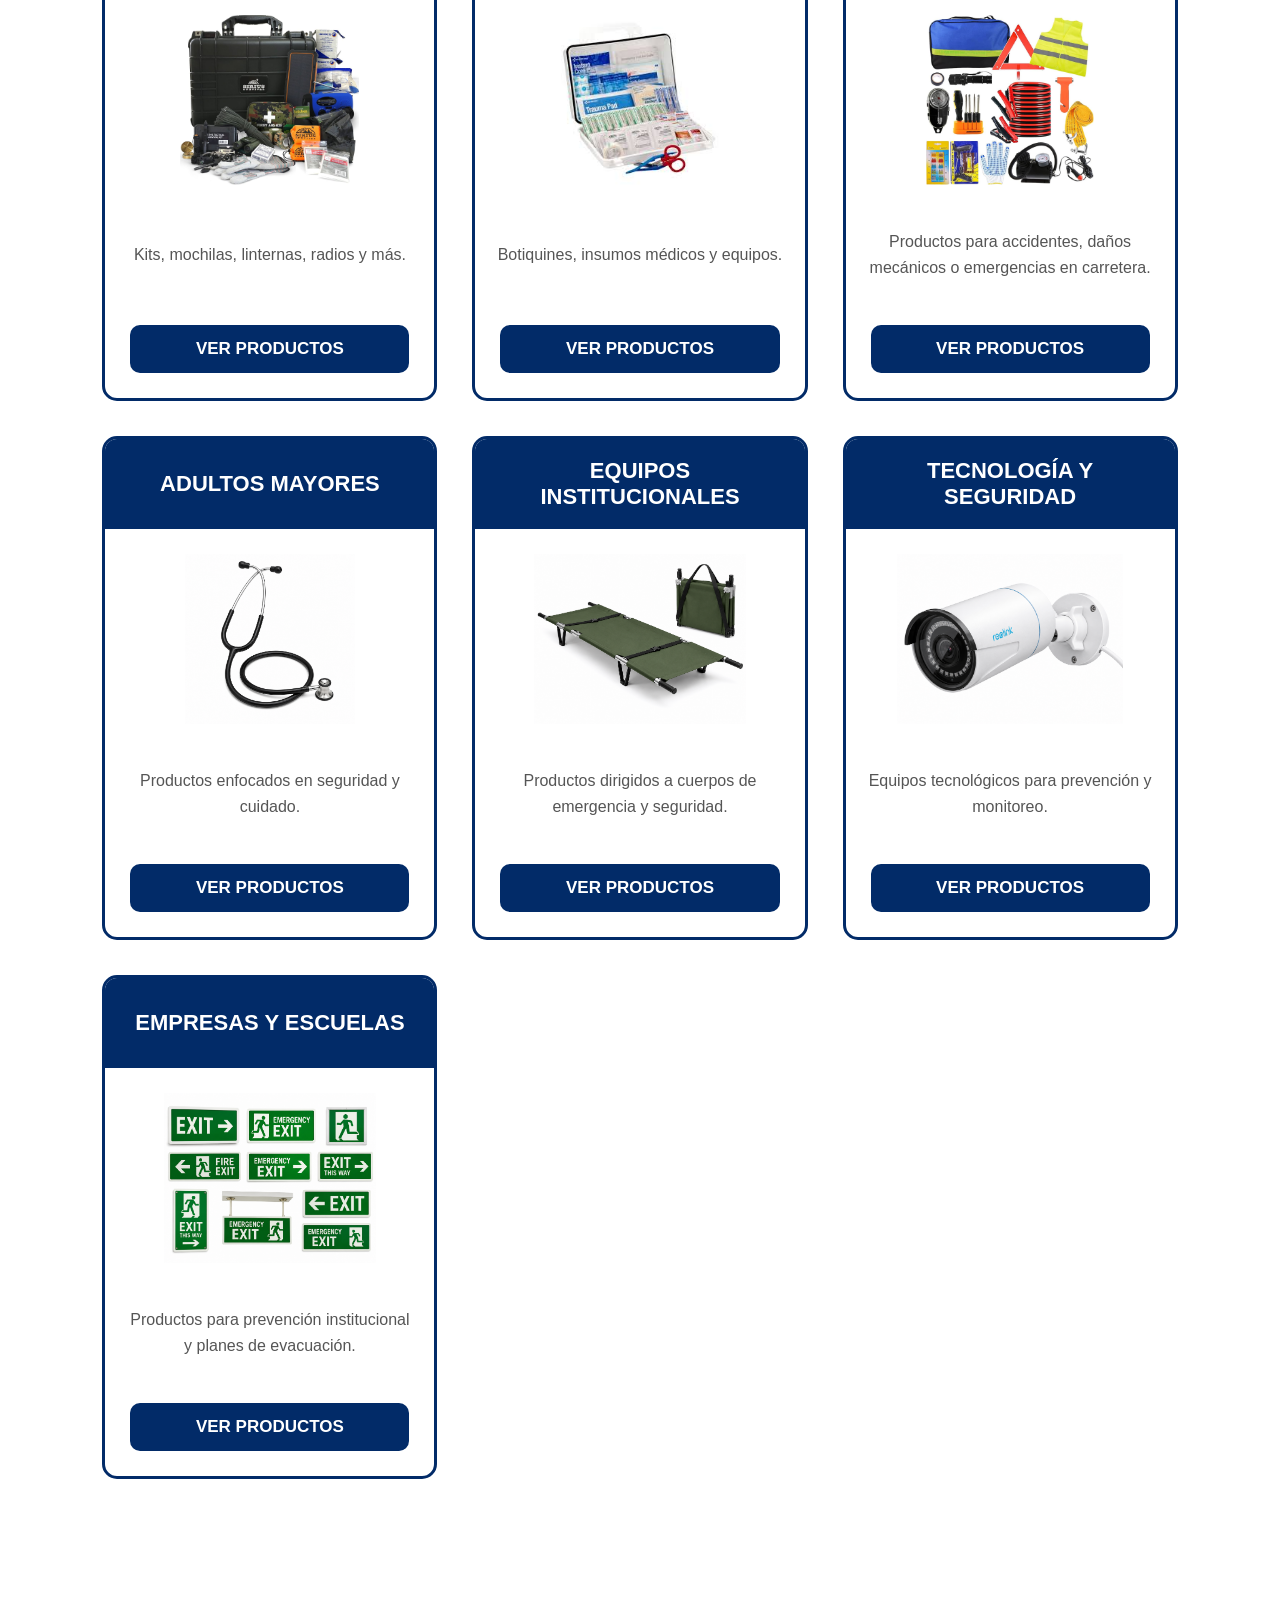
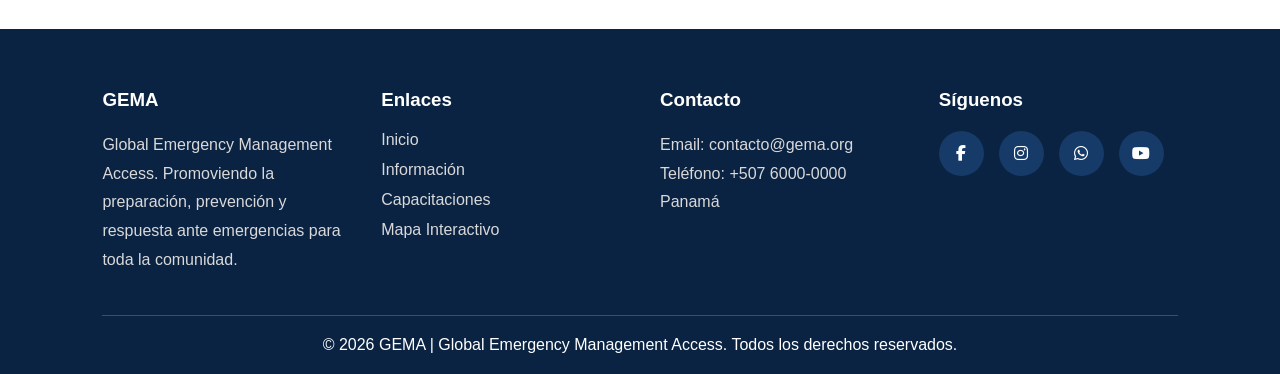
<file: productos.html>
<!DOCTYPE html>
<html lang="es">

<head>

    <meta charset="UTF-8">

    <meta name="viewport"
        content="width=device-width, initial-scale=1.0">

    <title data-i18n="tienda.tituloPagina">
        Tienda Online | GEMA
    </title>

    <!-- CSS -->
    <link rel="stylesheet" href="productos.css">

        <link rel="icon" href="Imagenes/LOGO-removebg.png" type="image/x-icon">

    <!-- FontAwesome -->
    <link rel="stylesheet"
        href="https://cdnjs.cloudflare.com/ajax/libs/font-awesome/6.5.1/css/all.min.css">

</head>

<body>

<div class="contenedor">

<!-- =========================
            HEADER
========================== -->

<header class="header">

    <div class="logo-box">

        <img src="Imagenes/LOGO.png" alt="logo">

        <div class="logo-texto">

            <h1>GEMA</h1>

            <p>
                GLOBAL EMERGENCY
                <br>
                MANAGEMENT ACCESS
            </p>

        </div>

    </div>


    <nav class="navbar">

        <!-- INICIO -->

        <a href="index.html"
           class="active"
           data-i18n="inicio">

            Inicio

        </a>


        <!-- GEMAS -->

        <div class="dropdown">

            <button
                class="dropbtn"
                type="button">

                <span data-i18n="gemas">

                    Gemas

                </span>

                <i class="fa-solid fa-chevron-down"></i>

            </button>


            <div class="dropdown-content">

                <div class="texto-dropdown">

                    <a href="informacion.html"
                       data-i18n="informacion">

                        Información

                    </a>


                    <a href="niños.html"
                       data-i18n="ninos">

                        Niños

                    </a>


                    <a href="capacitaciones.html"
                       data-i18n="capacitaciones">

                        Capacitaciones

                    </a>


                    <a href="productos.html"
                       data-i18n="productos">

                        Productos

                    </a>

                </div>

            </div>

        </div>


        <!-- DONACIONES -->

        <a href="donaciones.html"
           data-i18n="donaciones">

            Donaciones

        </a>


        <!-- K9 -->

        <a href="k9.html"
           data-i18n="k9">

            K-9

        </a>


        <!-- ICONOS -->

        <div class="icons">


            <!-- IDIOMA -->

            <div class="dropdown">

                <i
                    class="fa-solid fa-globe"
                    title="Idioma">
                </i>


                <div class="dropdown-menu">

                    <a
                        href="#"
                        onclick="cambiarIdioma('es'); return false;">

                        🇵🇦 Español

                    </a>


                    <a
                        href="#"
                        onclick="cambiarIdioma('en'); return false;">

                        🇺🇸 English

                    </a>

                </div>

            </div>


            <!-- NOTIFICACIONES -->

            <a
                href="monitoreo.html"
                class="bell-link"
                aria-label="Monitoreo">

                <i class="fa-regular fa-bell"></i>

            </a>

        </div>

    </nav>

</header>

<!-- =========================
        BANNER
========================== -->

<section class="banner-tienda">

    <div class="logo">

        <img src="Imagenes/mercadocachorro.png"
            alt="GEMA">

    </div>

    <div class="titulo">

        <h1 data-i18n="tienda.titulo">

            TIENDA ONLINE

        </h1>

        <p data-i18n="tienda.subtitulo">

            Equipos y productos para tu seguridad

        </p>

    </div>

    <div class="servicios">

        <div>

            <i class="fa-solid fa-truck-fast"></i>

            <span data-i18n="tienda.envios">

                Envíos a todo el país

            </span>

        </div>

        <div>

            <i class="fa-solid fa-shield-halved"></i>

            <span data-i18n="tienda.pago">

                Pago seguro

            </span>

        </div>

        <div>

            <i class="fa-solid fa-headset"></i>

            <span data-i18n="tienda.soporte">

                Atención especializada

            </span>

        </div>

    </div>

</section>

<!-- =========================
    PRODUCTOS DESTACADOS
========================= -->

<section class="destacados">

    <div class="titulo-seccion">

        <h2 data-i18n="tienda.destacados">

            PRODUCTOS DESTACADOS

        </h2>

        <p data-i18n="tienda.destacadosDescripcion">
    Descubre algunos de los productos más recomendados para
    estar preparado ante cualquier emergencia.
</p>

    </div>

    <div class="carrusel-productos">

        <button id="flechaAnterior" class="flecha-carrusel flecha-anterior" type="button" aria-label="Producto anterior">
            <i class="fa-solid fa-chevron-left"></i>
        </button>

        <div class="carrusel-ventana">
            <div id="contenedorProductos" class="grid-productos"></div>
        </div>

        <button id="flechaSiguiente" class="flecha-carrusel flecha-siguiente" type="button" aria-label="Producto siguiente">
            <i class="fa-solid fa-chevron-right"></i>
        </button>

    </div>

    <div id="indicadoresCarrusel" class="indicadores-carrusel"></div>

</section>

<!-- =========================
        CATEGORÍAS
========================== -->

<section class="categorias">

    <h2 data-i18n="tienda.categorias">

        CATEGORÍAS

    </h2>

    <div class="grid-categorias">

        <div class="grid-categorias">

    <!-- Preparación -->

    <article class="categoria">

        <h3 data-i18n="tienda.categorias.preparacion">
            PREPARACIÓN Y SUPERVIVENCIA
        </h3>

        <img
            src="Imagenes/preparacionemergencias.jpg"
            alt="Preparación">

        <p data-i18n="tienda.categorias.preparacionDescripcion">
            Kits, mochilas, linternas, radios y más.
        </p>

        <button
            class="btnCategoria"
            data-categoria="preparacion"
            data-i18n="tienda.verProductos">

            VER PRODUCTOS

        </button>

    </article>


    <!-- Primeros Auxilios -->

    <article class="categoria">

        <h3 data-i18n="tienda.categorias.primerosAuxilios">
            PRIMEROS AUXILIOS Y SALUD
        </h3>

        <img
            src="Imagenes/botiquin.jfif"
            alt="Botiquín">

        <p data-i18n="tienda.categorias.primerosAuxiliosDescripcion">
            Botiquines, insumos médicos y equipos.
        </p>

        <button
            class="btnCategoria"
            data-categoria="primerosAuxilios"
            data-i18n="tienda.verProductos">

            VER PRODUCTOS

        </button>

    </article>


    <!-- Vehicular -->

    <article class="categoria">

        <h3 data-i18n="tienda.categorias.vehicular">
            SEGURIDAD VEHICULAR
        </h3>

        <img
            src="Imagenes/seguridadvehicular.jpg"
            alt="Vehicular">

        <p data-i18n="tienda.categorias.vehicularDescripcion">
            Productos para accidentes, daños mecánicos o emergencias en carretera.
        </p>

        <button
            class="btnCategoria"
            data-categoria="vehicular"
            data-i18n="tienda.verProductos">

            VER PRODUCTOS

        </button>

    </article>


    <!-- Adultos Mayores -->

    <article class="categoria">

        <h3 data-i18n="tienda.categorias.adultos">
            ADULTOS MAYORES
        </h3>

        <img
            src="Imagenes/tiendaimg/5adultosmayores/etetoscopio.png"
            alt="Adultos">

        <p data-i18n="tienda.categorias.adultosDescripcion">
            Productos enfocados en seguridad y cuidado.
        </p>

        <button
            class="btnCategoria"
            data-categoria="adultos"
            data-i18n="tienda.verProductos">

            VER PRODUCTOS

        </button>

    </article>


    <!-- Instituciones -->

    <article class="categoria">

        <h3 data-i18n="tienda.categorias.instituciones">
            EQUIPOS INSTITUCIONALES
        </h3>

        <img
            src="Imagenes/tiendaimg/6EquiposInstitucionalesyProfesionales/camillas.png"
            alt="Instituciones">

        <p data-i18n="tienda.categorias.institucionesDescripcion">
            Productos dirigidos a cuerpos de emergencia y seguridad.
        </p>

        <button
            class="btnCategoria"
            data-categoria="instituciones"
            data-i18n="tienda.verProductos">

            VER PRODUCTOS

        </button>

    </article>


    <!-- Tecnología -->

    <article class="categoria">

        <h3 data-i18n="tienda.categorias.tecnologia">
            TECNOLOGÍA Y SEGURIDAD
        </h3>

        <img
            src="Imagenes/tiendaimg/4tecnologiayseguridadinteligente/camarareolink.png"
            alt="Tecnología">

        <p data-i18n="tienda.categorias.tecnologiaDescripcion">
            Equipos tecnológicos para prevención y monitoreo.
        </p>

        <button
            class="btnCategoria"
            data-categoria="tecnologia"
            data-i18n="tienda.verProductos">

            VER PRODUCTOS

        </button>

    </article>


    <!-- Empresas -->

    <article class="categoria">

        <h3 data-i18n="tienda.categorias.empresas">
            EMPRESAS Y ESCUELAS
        </h3>

        <img
            src="Imagenes/tiendaimg/7EmpresasEscuelasyCentrosEducativos/senalizacionesdeemergencia.png"
            alt="Empresas">

        <p data-i18n="tienda.categorias.empresasDescripcion">
            Productos para prevención institucional y planes de evacuación.
        </p>

        <button
            class="btnCategoria"
            data-categoria="empresas"
            data-i18n="tienda.verProductos">

            VER PRODUCTOS

        </button>

    </article>

</div>

</section>

<!-- =========================
        FOOTER
========================= -->

<footer class="footer">

<div class="footer-grid">

<!-- =========================
        GEMA
========================= -->

<div class="footer-box">

<h3 data-i18n="gemaTitulo">

GEMA

</h3>

<p data-i18n="gemaDescripcion">

Global Emergency Management Access.

Promoviendo la preparación,
prevención y respuesta ante
emergencias para toda la comunidad.

</p>

</div>

<!-- =========================
        ENLACES
========================= -->

<div class="footer-box">

<h3 data-i18n="footerEnlaces">

Enlaces

</h3>

<a href="index.html"
data-i18n="inicio">

Inicio

</a>

<a href="informacion.html"
data-i18n="informacion">

Información

</a>

<a href="capacitaciones.html"
data-i18n="capacitaciones">

Capacitaciones

</a>

<a href="mapa.html" target="_blank"
data-i18n="mapaInteractivo">

Mapa Interactivo

</a>

</div>

<!-- =========================
        CONTACTO
============================== -->

<div class="footer-box">

    <h3 data-i18n="footerContacto">

        Contacto

    </h3>

    <p>

        Email: contacto@gema.org

    </p>

    <p data-i18n="telefono">

        Teléfono: +507 6000-0000

    </p>

    <p data-i18n="panama">

        Panamá

    </p>

</div>

<!-- =========================
        REDES SOCIALES
========================= -->

<div class="footer-box">

    <h3 data-i18n="footerSiguenos">

        Síguenos

    </h3>

    <div class="footer-redes">

        <a href="#" target="_blank">

            <i class="fa-brands fa-facebook-f"></i>

        </a>

                <a href="https://www.instagram.com/g.e.m.aofficial?igsi=MXFkcjlnNGMwanE0NA==" target="_blank">
                    <i class="fab fa-instagram"></i>
                </a>

                <a href="https://whatsapp.com/channel/0029Vb8Daw42kNFn3OM9pp2z" target="_blank">
                    <i class="fa-brands fa-whatsapp"></i>

        </a>

        <a href="#" target="_blank">

            <i class="fa-brands fa-youtube"></i>

        </a>

    </div>

</div>

</div>

<!-- =========================
        COPYRIGHT
========================= -->

<div class="footer-bottom">

    <p data-i18n="footerDerechos">

        © 2026 GEMA | Global Emergency Management Access.
        Todos los derechos reservados.

    </p>

</div>

</footer>

<!-- ==========================================
            CARRITO FLOTANTE
========================================== -->

<div id="carritoIcono" class="carrito-icono">

    <i class="fa-solid fa-cart-shopping"></i>

    <span id="contadorCarrito" class="contador-carrito">

        0

    </span>

</div>

<!-- ==========================================
            MODAL PRODUCTOS
========================================== -->

<div id="modalProductos" class="modal">

    <div class="modal-contenido">

        <!-- Botón cerrar -->

        <button
            id="cerrarModalProductos"
            class="cerrar-modal">

            &times;

        </button>

        <h2 id="tituloCategoria" data-i18n="tienda.productos">

    Productos

</h2>

        <div
            id="listaProductos"
            class="grid-modal-productos">

            <!--
                Aquí JavaScript agregará
                las tarjetas de productos
            -->

        </div>

    </div>

</div>

<!-- ==========================================
            MODAL CARRITO
========================================== -->

<div id="modalCarrito" class="modal">

    <div class="modal-contenido carrito-contenido">

        <button
            id="cerrarCarrito"
            class="cerrar-modal">

            &times;

        </button>

        <h2 data-i18n="tienda.miCarrito">

    Mi carrito

</h2>

        <div id="productosCarrito">

            <!--
                Los productos agregados
                aparecerán aquí
            -->

        </div>

        <div class="resumen-carrito">

            <h3>

    <span data-i18n="tienda.subtotal">
        Subtotal:
    </span>

    <span id="subtotalCarrito">

        $0.00

    </span>

</h3>

     <button
    id="btnRealizarPedido"
    class="btn-principal"
    data-i18n="tienda.realizarPedido">

    Realizar pedido

</button>

        </div>

    </div>

</div>

<!-- ==========================================
            MODAL PEDIDO
========================================== -->

<div id="modalPedido" class="modal">

    <div class="modal-contenido formulario-contenido">

        <button
            id="cerrarPedido"
            class="cerrar-modal">

            &times;

        </button>

        <h2 data-i18n="tienda.realizarPedido">

    Realizar Pedido

</h2>

        <form id="formPedido">

            <input
                type="text"
                id="nombre"
                placeholder="Nombre"
                required>

            <input
                type="text"
                id="apellido"
                placeholder="Apellidos"
                required>

            <input
                type="email"
                id="correo"
                placeholder="Correo electrónico"
                required>

            <input
                type="tel"
                id="telefono"
                placeholder="Teléfono"
                required>

            <select
                id="provincia"
                required>

                <option value="">
                    Seleccione una provincia
                </option>

                <option>Bocas del Toro</option>
                <option>Coclé</option>
                <option>Colón</option>
                <option>Chiriquí</option>
                <option>Darién</option>
                <option>Herrera</option>
                <option>Los Santos</option>
                <option>Panamá</option>
                <option>Panamá Oeste</option>
                <option>Veraguas</option>

            </select>

            <textarea
                id="direccion"
                rows="4"
                placeholder="Dirección"
                required></textarea>

            <label class="terminos">

                <input
                    type="checkbox"
                    id="acepta"
                    required>

                Acepto los Términos y Condiciones
                y la Política de Privacidad.

            </label>

            <button
                id="btnEnviarPedido"
                class="btn-principal"
                disabled>

                Enviar Pedido

            </button>

        </form>

    </div>

</div>

<!-- ==========================================
        MODAL CONFIRMACIÓN
========================================== -->

<div id="modalConfirmacion" class="modal">

    <div class="modal-contenido confirmacion">

        <button
            id="cerrarConfirmacion"
            class="cerrar-modal">

            &times;

        </button>

        <i class="fa-solid fa-circle-check"></i>

        <h2>

            ¡Pedido enviado!

        </h2>

        <p>

            Gracias por comprar en GEMA.

        </p>

        <div id="resumenPedido">

            <!--
                JS colocará aquí
                el resumen del pedido
            -->

        </div>

        <button
            id="btnAceptar"
            class="btn-principal">

            Aceptar

        </button>

    </div>

</div>

<!-- ==========================================
                SCRIPTS
========================================== -->

<script src="productosbasic.js"></script>

<script src="tienda2.js"></script>

<script src="carrito.js"></script>

<script src="pedido.js"></script>

<script src="productosidioma.js"></script>
<script src="idiomatienda.js"></script>
</div>

</body>

</html>
</file>
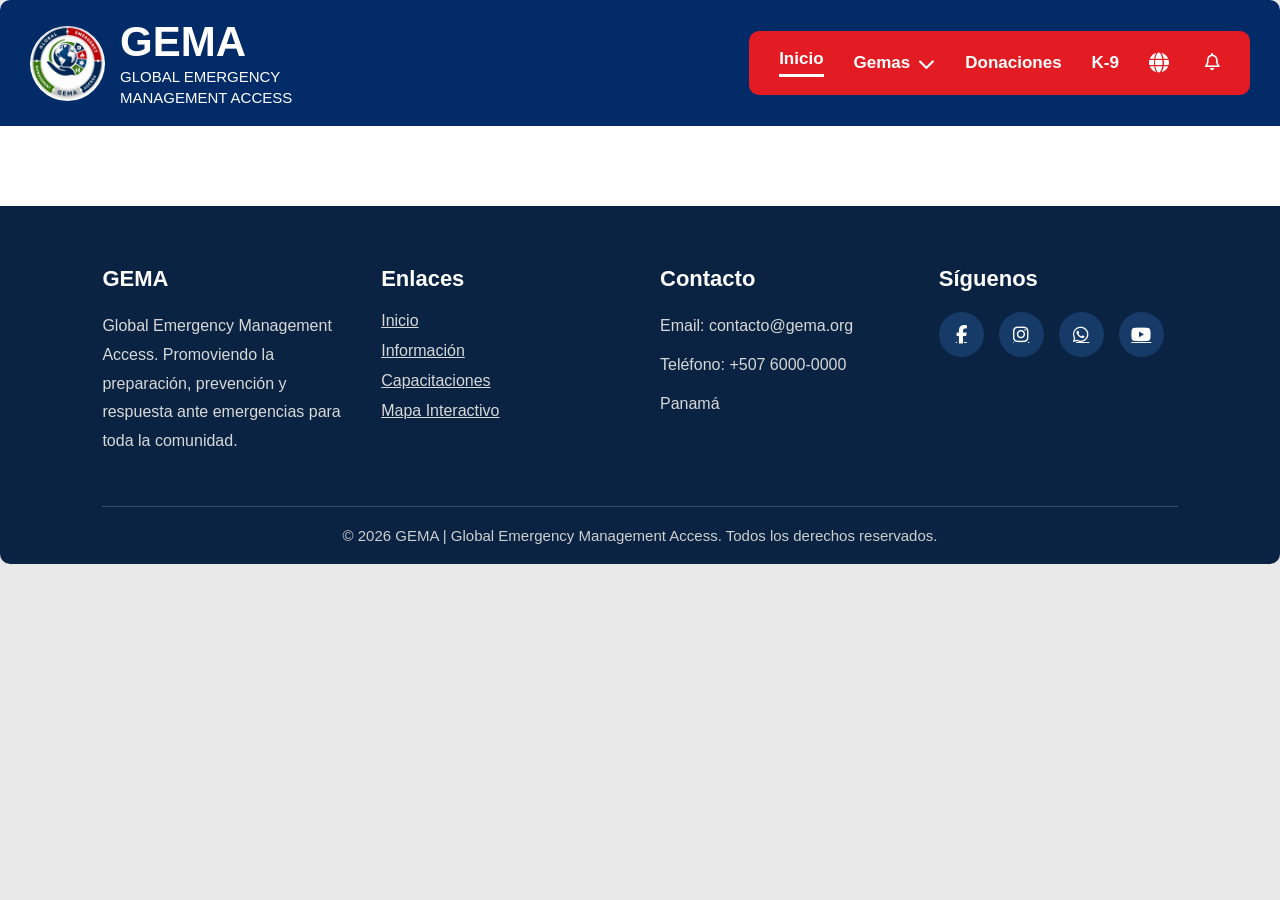
<file: pruebas2.html>
<!DOCTYPE html>
<html lang="en">
<head>
    <meta charset="UTF-8">
    <meta name="viewport" content="width=device-width, initial-scale=1.0">
 
  <!-- Configuración básica del documento -->
  <meta charset="UTF-8" />
  <meta name="viewport" content="width=device-width, initial-scale=1.0"/>

  <!-- Título de la pestaña -->
  <title>GEMA - Global Emergency Management Access</title>

  <!-- Enlace al archivo de estilos CSS externo -->
  <link rel="stylesheet" href="pruebas2.css">

      <!-- ICONOS -->
    <link rel="stylesheet"
    href="https://cdnjs.cloudflare.com/ajax/libs/font-awesome/6.5.1/css/all.min.css">
</head>

<body>

    <!-- CONTENEDOR -->
    <div class="contenedor">

        <!-- HEADER -->
        <header class="header">

            <!-- LOGO -->
            <div class="logo-box">

                <img src="Imagenes/LOGO.png" alt="logo">

                <div class="logo-texto">
                    <h1>GEMA</h1>
                    <p>GLOBAL EMERGENCY <br> MANAGEMENT ACCESS</p>
                </div>

            </div>

           
        
   <!-- NAVBAR -->
<nav class="navbar">

    <a href="index.html" class="active" id="inicio" data-i18n="inicio">Inicio</a>
    
    <!-- DROPDOWN -->
    <div class="dropdown">

        <button class="dropbtn" id="gemas">
<span data-i18n="gemas">Gemas</span>
<i class="fa-solid fa-chevron-down"></i>
</button>

        <div class="dropdown-content">
            <div class="texto-dropdown"> 
              <a href="informacion.html" id="infoMenu" data-i18n="informacion">Información</a>
              <a href="niños.html" id="ninosMenu" data-i18n="ninos">Niños</a>
              <a href="capacitaciones.html" id="capacitacionesMenu" data-i18n="capacitaciones">Capacitaciones</a>
              <a href="productos.html" id="productosMenu" data-i18n="productos">Productos</a>

            </div>
        </div>

    </div>

<a href="donaciones.html" id="datos-pais" data-i18n="pais">Donaciones</a>

<a href="k9.html" id="K-9" > K-9 </a>


    
<!--FUNCIONES DE ICONOS DEL NAV-->
<div class="icons">

    <!-- Traducción -->
    <div class="dropdown">

        <i class="fa-solid fa-globe"></i>

        <div class="dropdown-menu">
         <a href="#" onclick="cambiarIdioma('es')">
🇵🇦 Español
</a>

            <a href="#" onclick="cambiarIdioma('en')">
🇺🇸 English
</a>
        </div>

    </div>


    <!-- Notificaciones -->
     <div class="icons"></div>

    <a href="monitoreo.html" class="bell-link">
    <i class="fa-regular fa-bell"></i>
</a>
</a>

</div>

        
    </nav>

   
</header>






<!-- ================= FOOTER ================= -->

<footer class="footer">

    <div class="footer-grid">

        <!-- GEMA -->
        <div class="footer-box">

            <h3>GEMA</h3>

            <p>
                Global Emergency Management Access.
                Promoviendo la preparación, prevención y respuesta
                ante emergencias para toda la comunidad.
            </p>

        </div>

        <!-- Enlaces -->

        <div class="footer-box">

            <h3>Enlaces</h3>

            <a href="Index.html">Inicio</a>
            <a href="informacion.html">Información</a>
            <a href="capacitaciones.html">Capacitaciones</a>
            <a href="mapa.html">Mapa Interactivo</a>

        </div>

        <!-- Contacto -->

        <div class="footer-box">

            <h3>Contacto</h3>

            <p>Email: contacto@gema.org</p>
            <p>Teléfono: +507 6000-0000</p>
            <p>Panamá</p>

        </div>

        <!-- Redes -->

        <div class="footer-box">

            <h3>Síguenos</h3>

            <div class="footer-redes">

                <a href="#" target="_blank">
                    <i class="fa-brands fa-facebook-f"></i>
                </a>

                <a href="https://www.instagram.com/g.e.m.aofficial?igsi=MXFkcjlnNGMwanE0NA==" target="_blank">
                    <i class="fab fa-instagram"></i>
                </a>

                <a href="https://whatsapp.com/channel/0029Vb8Daw42kNFn3OM9pp2z" target="_blank">
                    <i class="fa-brands fa-whatsapp"></i>
                </a>

                <a href="#" target="_blank">
                    <i class="fa-brands fa-youtube"></i>
                </a>

            </div>

        </div>

    </div>

    <div class="footer-bottom">

        <p>
            © 2026 GEMA | Global Emergency Management Access.
            Todos los derechos reservados.
        </p>

    </div>

</footer>
</file>
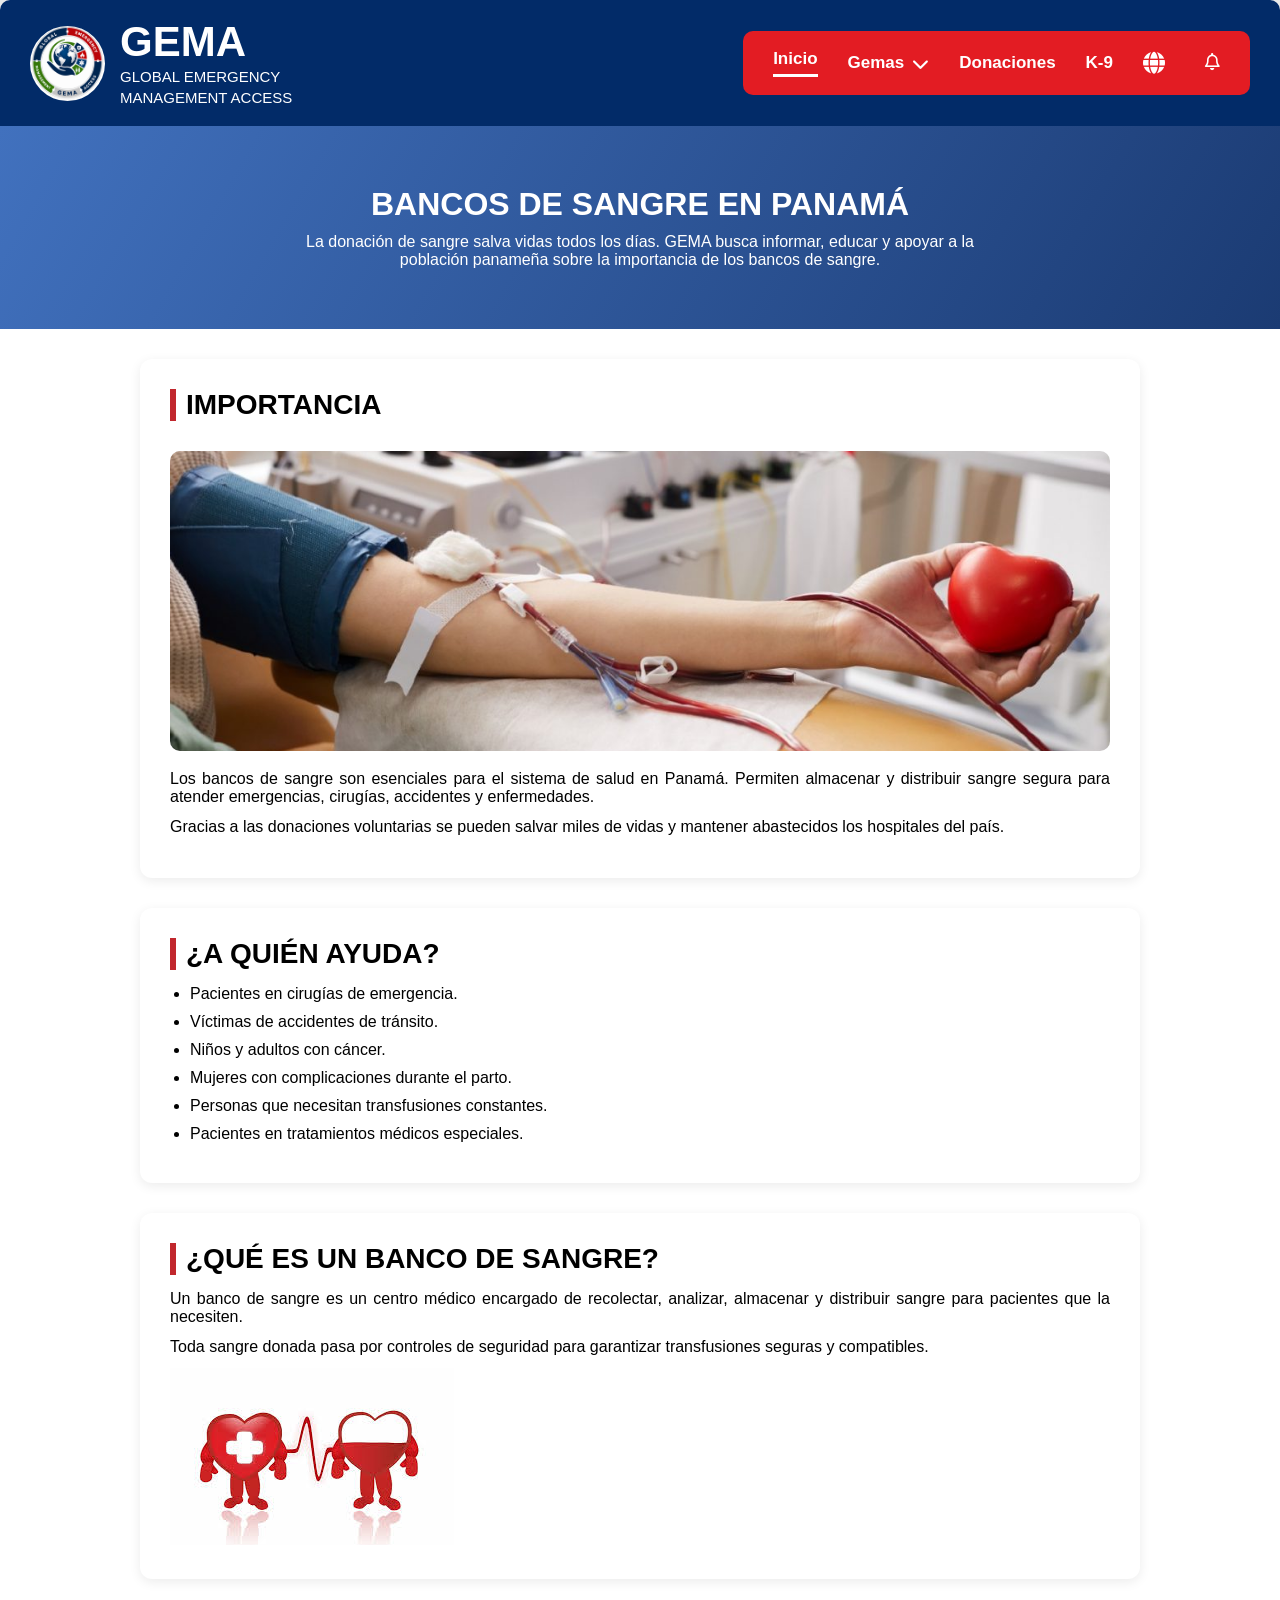
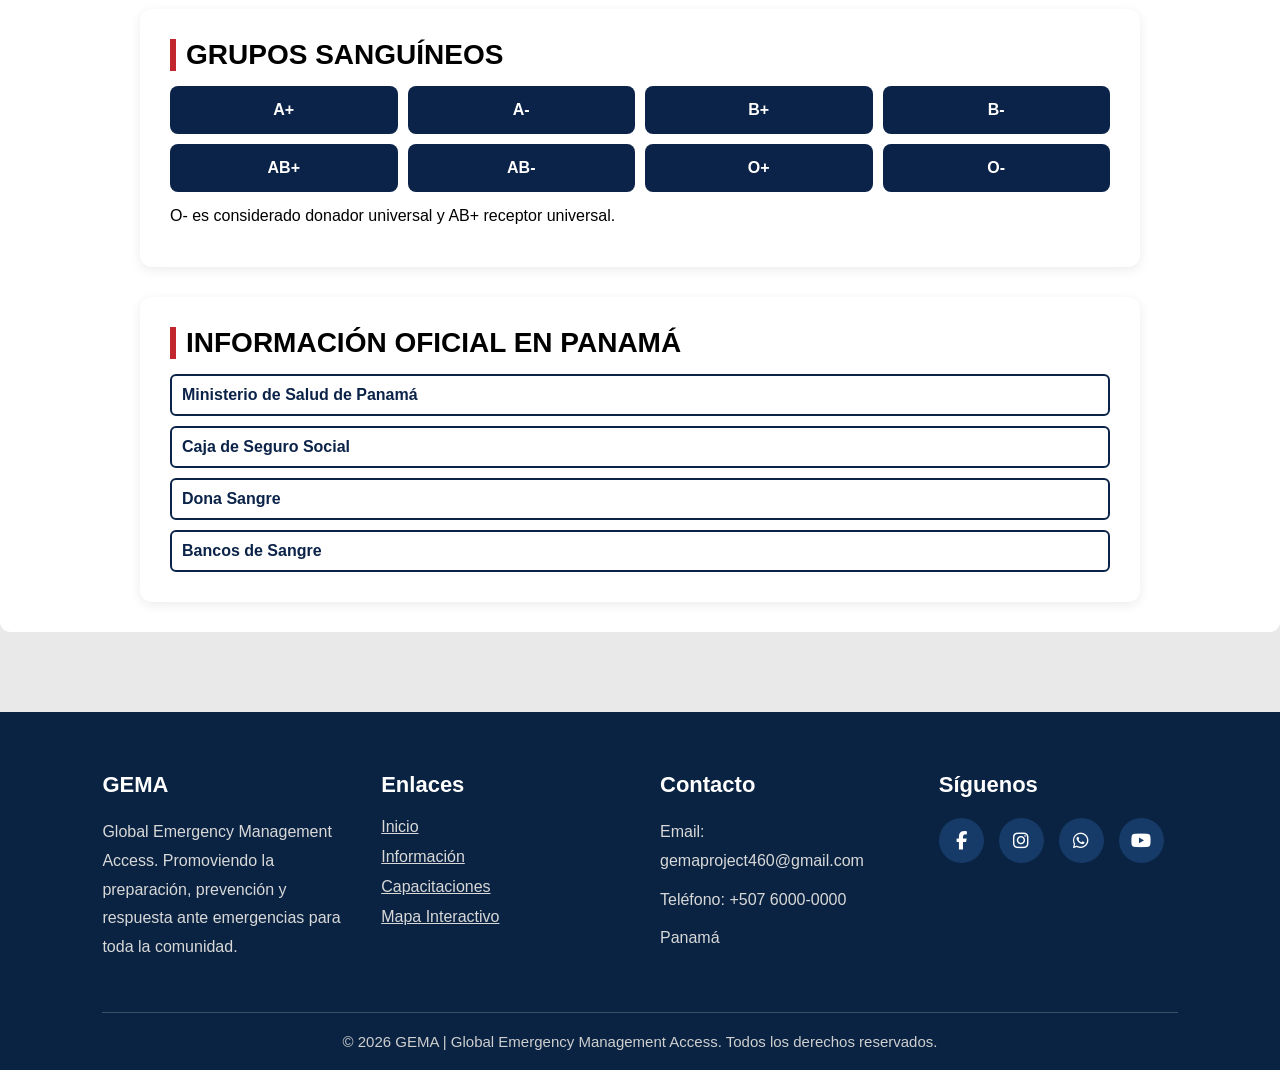
<file: sangre.html>
<!DOCTYPE html>
<html lang="es">
<head>
    <meta charset="UTF-8">
    <meta name="viewport" content="width=device-width, initial-scale=1.0">
    <title>DONAR SANGRE</title>

    <!-- CONEXIÓN CSS -->
    <link rel="stylesheet" href="sangre.css">   <!-- Unir con el css -->

        <link rel="icon" href="Imagenes/LOGO-removebg.png" type="image/x-icon">

    <!-- ICONOS -->
    <link rel="stylesheet"
    href="https://cdnjs.cloudflare.com/ajax/libs/font-awesome/6.5.1/css/all.min.css">
</head>
<body>

    <!-- CONTENEDOR -->
    <div class="contenedor">

        <!-- HEADER -->
        <header class="header">

            <!-- LOGO -->
            <div class="logo-box">

                <img src="Imagenes/LOGO.png" alt="logo">

                <div class="logo-texto">
                    <h1>GEMA</h1>
                    <p>GLOBAL EMERGENCY <br> MANAGEMENT ACCESS</p>
                </div>

            </div>

           
        <!-- NAVBAR -->
<nav class="navbar">

    <a href="index.html" class="active" id="inicio" data-i18n="inicio">Inicio</a>
    
    <!-- DROPDOWN -->
    <div class="dropdown">

        <button class="dropbtn" id="gemas">
<span data-i18n="gemas">Gemas</span>
<i class="fa-solid fa-chevron-down"></i>
</button>

        <div class="dropdown-content">
            <div class="texto-dropdown"> 
              <a href="informacion.html" id="infoMenu" data-i18n="informacion">Información</a>
              <a href="niños.html" id="ninosMenu" data-i18n="ninos">Niños</a>
              <a href="capacitaciones.html" id="capacitacionesMenu" data-i18n="capacitaciones">Capacitaciones</a>
              <a href="productos.html" id="productosMenu" data-i18n="productos">Productos</a>

            </div>
        </div>

    </div>

<a href="donaciones.html" id="datos-pais" data-i18n="pais">Donaciones</a>

<a href="k9.html" id="K-9" > K-9 </a>


    
<!--FUNCIONES DE ICONOS DEL NAV-->
<div class="icons">

    <!-- Traducción -->
    <div class="dropdown">

        <i class="fa-solid fa-globe"></i>

        <div class="dropdown-menu">
         <a href="#" onclick="cambiarIdioma('es')">
🇵🇦 Español
</a>

            <a href="#" onclick="cambiarIdioma('en')">
🇺🇸 English
</a>
        </div>

    </div>


    <!-- Notificaciones -->
     <div class="icons"></div>

    <a href="monitoreo.html" class="bell-link">
    <i class="fa-regular fa-bell"></i>
</a>
</a>

</div>

        
    </nav>

   
</header>
 

        <!-- ================= HERO ================= -->
        <section class="hero">

         <div class="hero-texto">
            <h2 data-i18n="heroTitulo">
                BANCOS DE SANGRE EN PANAMÁ
            </h2>
         <p data-i18n="heroTexto">
        La donación de sangre salva vidas todos los días.
           GEMA busca informar, educar y apoyar a la población
        panameña sobre la importancia de los bancos de sangre.
         </p>

         </div>

        </section>

        <!-- ================= IMPORTANCIA ================= -->
        <section class="card">

           <h2 data-i18n="importancia">
            IMPORTANCIA
        </h2>
            <img src="Imagenes/sangre.jpg" alt="Donación de sangre" class="img-card">

            <p data-i18n="importanciaTexto1">
                Los bancos de sangre son esenciales para el sistema de salud
                en Panamá. Permiten almacenar y distribuir sangre segura
                para atender emergencias, cirugías, accidentes y enfermedades.
            </p>

            <p data-i18n="importanciaTexto2">
                Gracias a las donaciones voluntarias se pueden salvar miles
                de vidas y mantener abastecidos los hospitales del país.
            </p>

        </section>

        <!-- ================= A QUIÉN AYUDA ================= -->
        <section class="card">

            <h2 data-i18n="aQuienAyuda">
                ¿A QUIÉN AYUDA?
            </h2>

            <ul>

 <li data-i18n="ayuda1">Pacientes en cirugías de emergencia.</li>

<li data-i18n="ayuda2">Víctimas de accidentes de tránsito.</li>

<li data-i18n="ayuda3">Niños y adultos con cáncer.</li>

<li data-i18n="ayuda4">Mujeres con complicaciones durante el parto.</li>

<li data-i18n="ayuda5">Personas que necesitan transfusiones constantes.</li>

<li data-i18n="ayuda6">Pacientes en tratamientos médicos especiales.</li>

            </ul>

        </section>

        <!-- ================= QUÉ ES ================= -->
        <section class="card">

            <h2 data-i18n="queEsBanco">
                ¿QUÉ ES UN BANCO DE SANGRE?
            </h2>
 
            <p data-i18n="queEsTexto1">
                Un banco de sangre es un centro médico encargado de recolectar,
                analizar, almacenar y distribuir sangre para pacientes que
                la necesiten.
            </p>

            <p data-i18n="queEsTexto2">
                Toda sangre donada pasa por controles de seguridad para
                garantizar transfusiones seguras y compatibles.
            </p>
            <img src="Imagenes/corazon.jfif" alt="Donación de sangre" class="img-c">

        </section>

        <!-- ================= GRUPOS SANGUÍNEOS ================= -->
        <section class="card">

            <h2  data-i18n="grupos">GRUPOS SANGUÍNEOS</h2>

            <div class="grupos">

                <div class="grupo">A+</div>
                <div class="grupo">A-</div>

                <div class="grupo">B+</div>
                <div class="grupo">B-</div>

                <div class="grupo">AB+</div>
                <div class="grupo">AB-</div>

                <div class="grupo">O+</div>
                <div class="grupo">O-</div>

            </div>

            <p data-i18n="grupoTexto">
                O- es considerado donador universal y AB+ receptor universal.
            </p>

        </section>

        <!-- ================= URLS ================= -->
        <section class="card">

         <h2 data-i18n="informacionOficial">
INFORMACIÓN OFICIAL EN PANAMÁ
</h2>

            <div class="links">

                <a href="https://www.minsa.gob.pa" target="_blank" data-i18n="minsa">
                    Ministerio de Salud de Panamá
                </a>

                <a href="https://w3.css.gob.pa" target="_blank" data-i18n="css">
                    Caja de Seguro Social
                </a>
<a href="https://www.donasangre.org/bancos-de-sangre.html" target="_blank" data-i18n="donaSangre">
                    Dona Sangre
                </a>

                <a href="https://www.donasangre.org/bancos-de-sangre.html" target="_blank"  data-i18n="bancosSangre">
                    Bancos de Sangre
                </a>
            </div>

        </section>

    </div>



   <!-- ================= FOOTER ================= -->

<footer class="footer">

    <div class="footer-grid">

        <!-- GEMA -->
        <div class="footer-box">

            <h3 data-i18n="gemaTitulo">GEMA</h3>

            <p data-i18n="gemaDescripcion">
                Global Emergency Management Access.
                Promoviendo la preparación, prevención y respuesta
                ante emergencias para toda la comunidad.
            </p>

        </div>

        <!-- Enlaces -->

        <div class="footer-box">

            <h3 data-i18n="footerEnlaces">Enlaces</h3>

            <a href="Index.html" data-i18n="inicio">Inicio</a>
            <a href="informacion.html" data-i18n="informacion">Información</a>
            <a href="capacitaciones.html" data-i18n="capacitaciones">Capacitaciones</a>
            <a href="mapa.html" target="_blank" data-i18n="mapaInteractivo">Mapa Interactivo</a>

        </div>

        <!-- Contacto -->

        <div class="footer-box">

            <h3 data-i18n="footerContacto">Contacto</h3>

            <p>Email: gemaproject460@gmail.com </p>
            <p data-i18n="telefono">Teléfono: +507 6000-0000</p>
            <p data-i18n="panama">Panamá</p>

        </div>

        <!-- Redes -->

        <div class="footer-box">

            <h3 data-i18n="footerSiguenos">Síguenos</h3>

            <div class="footer-redes">

                <a href="#" target="_blank">
                    <i class="fa-brands fa-facebook-f"></i>
                </a>

                <a href="https://www.instagram.com/g.e.m.aofficial?igsi=MXFkcjlnNGMwanE0NA==" target="_blank">
                    <i class="fab fa-instagram"></i>
                </a>

                <a href="https://whatsapp.com/channel/0029Vb8Daw42kNFn3OM9pp2z" target="_blank">
                    <i class="fa-brands fa-whatsapp"></i>
                </a>

                <a href="#" target="_blank">
                    <i class="fa-brands fa-youtube"></i>
                </a>

            </div>

        </div>

    </div>

    <div class="footer-bottom">

        <p data-i18n="footerDerechos">
            © 2026 GEMA | Global Emergency Management Access.
            Todos los derechos reservados.
        </p>

    </div>

</footer>


<script src="sangre.js"></script>

</body>
</html>
</file>
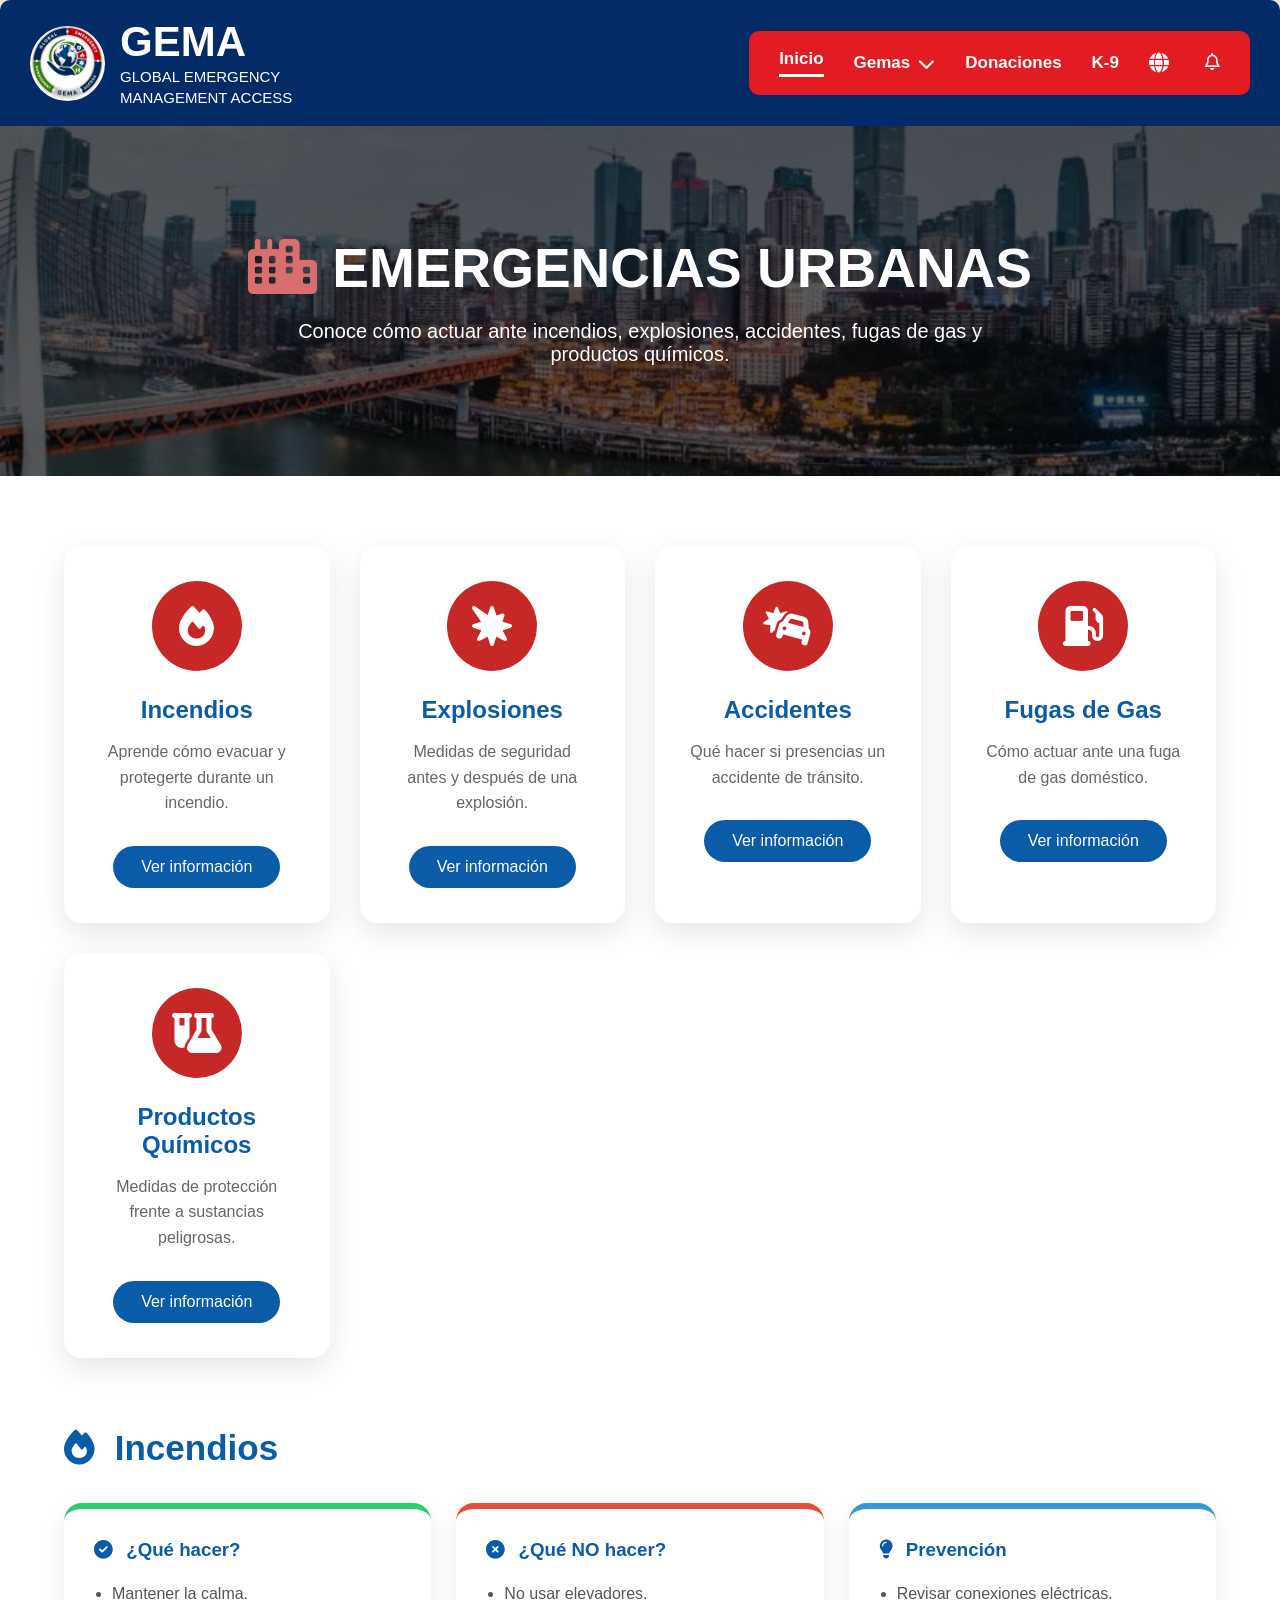
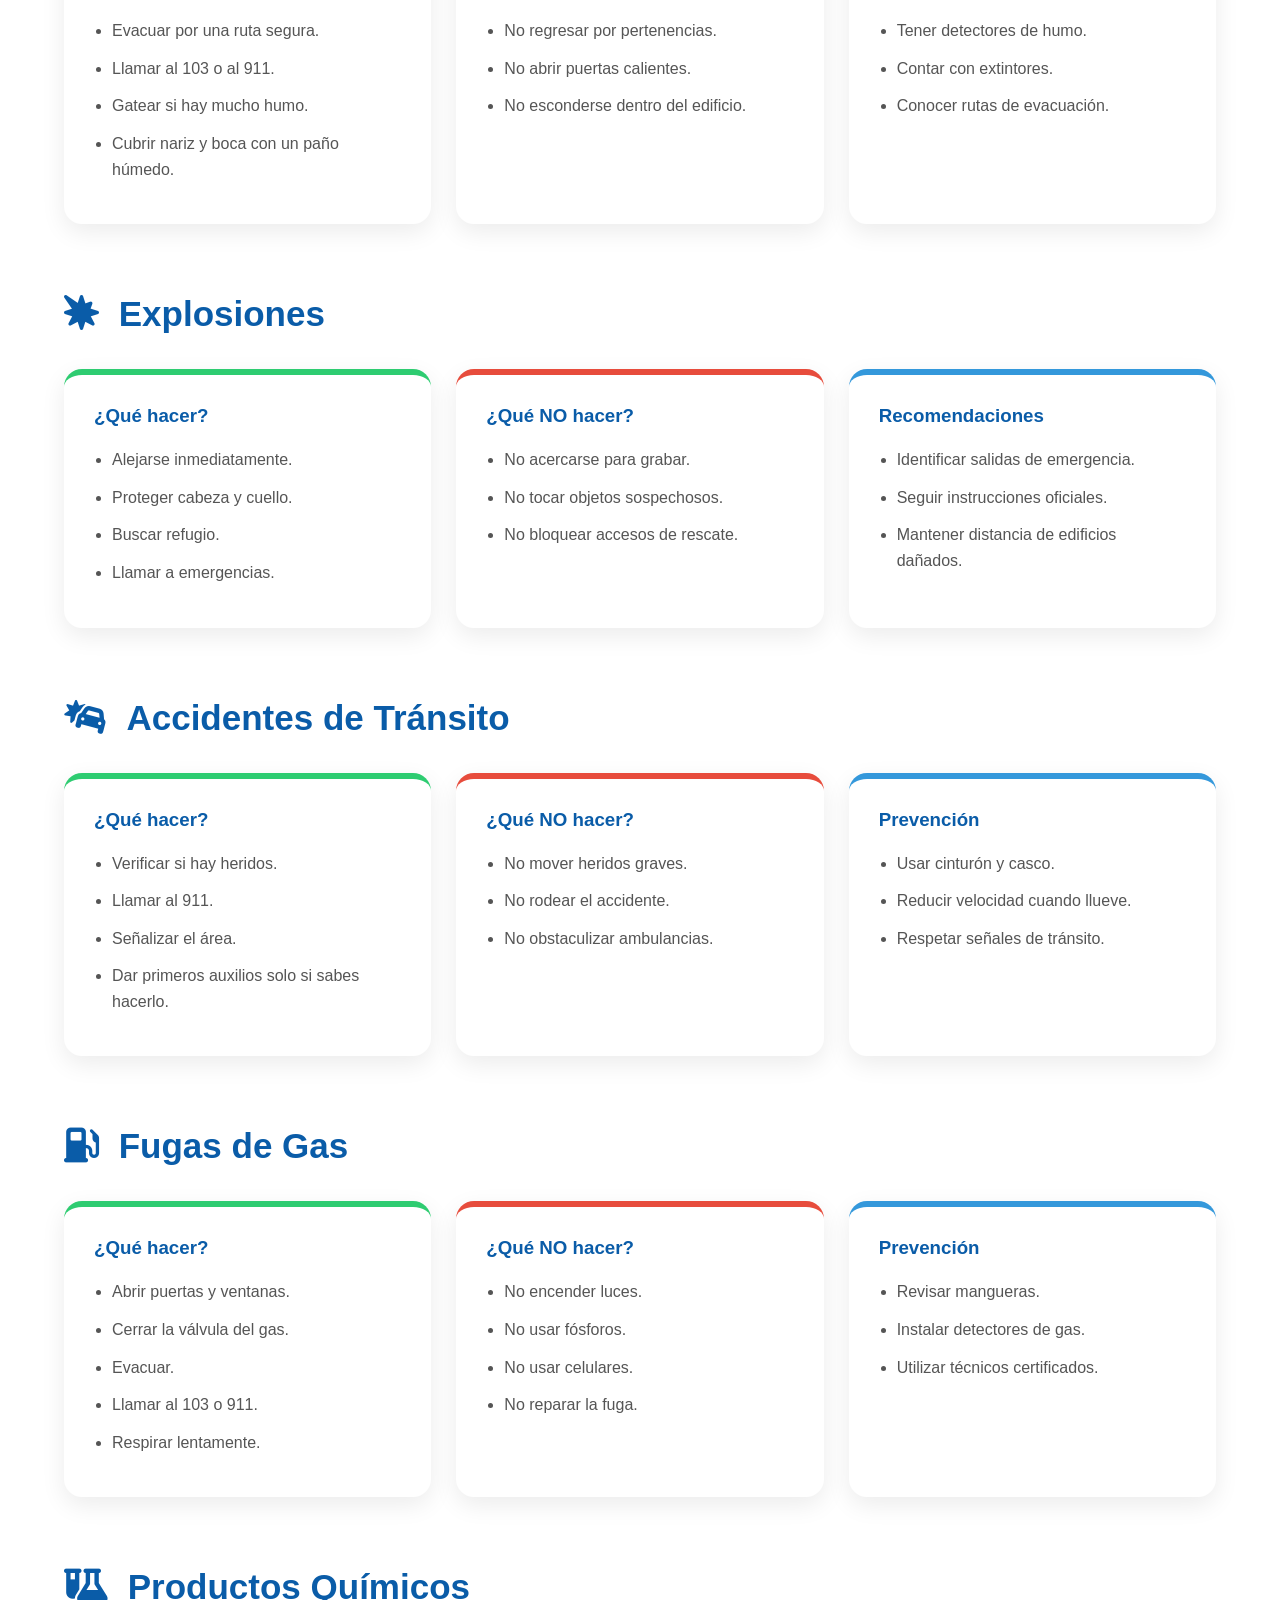
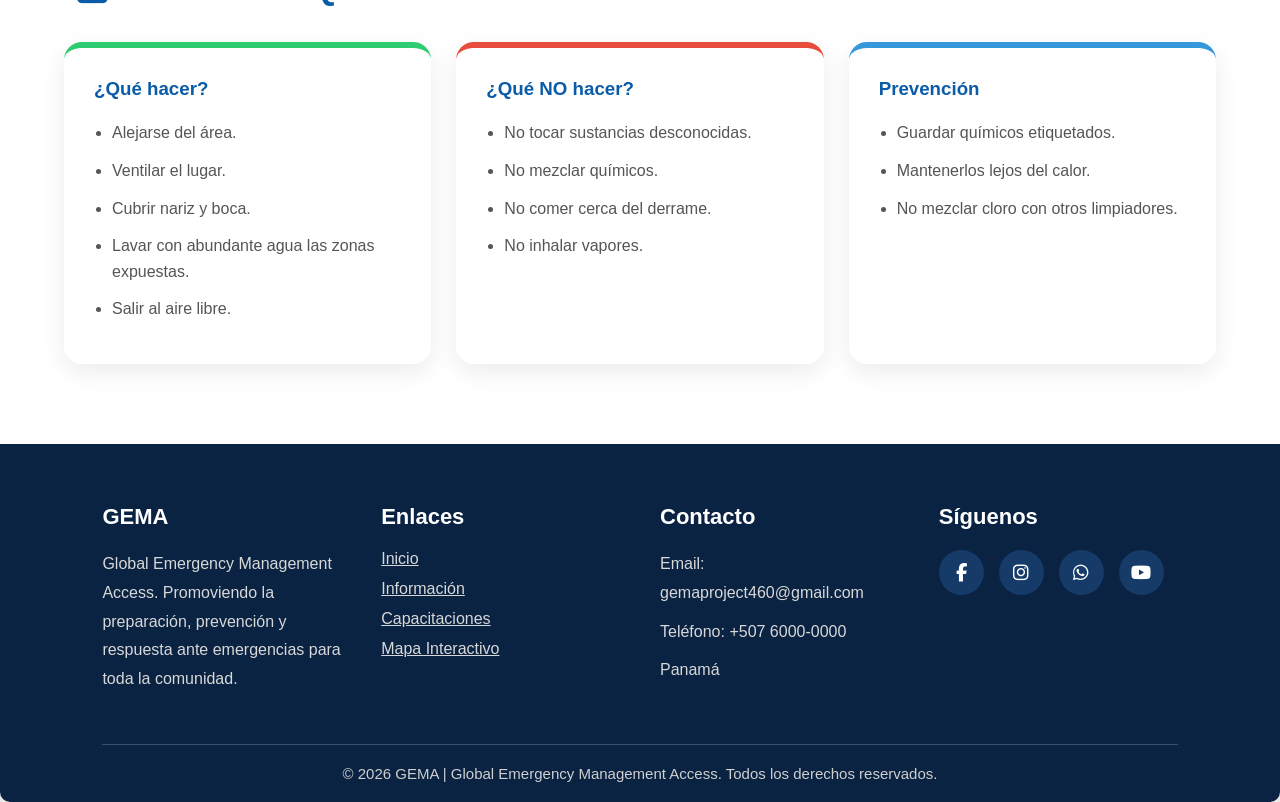
<file: urbanas.html>
<!DOCTYPE html>
<html lang="en">
<head>
    <meta charset="UTF-8">
    <meta name="viewport" content="width=device-width, initial-scale=1.0">
 
  <!-- Configuración básica del documento -->
  <meta charset="UTF-8" />
  <meta name="viewport" content="width=device-width, initial-scale=1.0"/>

  <!-- Título de la pestaña -->
  <title>GEMA - Global Emergency Management Access</title>

  <!-- Enlace al archivo de estilos CSS externo -->
  <link rel="stylesheet" href="urbanas.css">

      <link rel="icon" href="Imagenes/LOGO-removebg.png" type="image/x-icon">

      <!-- ICONOS -->
    <link rel="stylesheet"
    href="https://cdnjs.cloudflare.com/ajax/libs/font-awesome/6.5.1/css/all.min.css">
</head>

<body>

    <!-- CONTENEDOR -->
    <div class="contenedor">

        <!-- HEADER -->
        <header class="header">

            <!-- LOGO -->
            <div class="logo-box">

                <img src="Imagenes/LOGO.png" alt="logo">

                <div class="logo-texto">
                    <h1>GEMA</h1>
                    <p>GLOBAL EMERGENCY <br> MANAGEMENT ACCESS</p>
                </div>

            </div>

           
        
   <!-- NAVBAR -->
<nav class="navbar">

    <a href="index.html" class="active" id="inicio" data-i18n="inicio">Inicio</a>
    
    <!-- DROPDOWN -->
    <div class="dropdown">

        <button class="dropbtn" id="gemas">
<span data-i18n="gemas">Gemas</span>
<i class="fa-solid fa-chevron-down"></i>
</button>

        <div class="dropdown-content">
            <div class="texto-dropdown"> 
              <a href="informacion.html" id="infoMenu" data-i18n="informacion">Información</a>
              <a href="niños.html" id="ninosMenu" data-i18n="ninos">Niños</a>
              <a href="capacitaciones.html" id="capacitacionesMenu" data-i18n="capacitaciones">Capacitaciones</a>
              <a href="productos.html" id="productosMenu" data-i18n="productos">Productos</a>

            </div>
        </div>

    </div>

<a href="donaciones.html" id="datos-pais" data-i18n="pais">Donaciones</a>

<a href="k9.html" id="K-9" > K-9 </a>


    
<!--FUNCIONES DE ICONOS DEL NAV-->
<div class="icons">

    <!-- Traducción -->
    <div class="dropdown">

        <i class="fa-solid fa-globe"></i>

        <div class="dropdown-menu">
         <a href="#" onclick="cambiarIdioma('es')">
🇵🇦 Español
</a>

            <a href="#" onclick="cambiarIdioma('en')">
🇺🇸 English
</a>
        </div>

    </div>


    <!-- Notificaciones -->
     <div class="icons"></div>

    <a href="monitoreo.html" class="bell-link">
    <i class="fa-regular fa-bell"></i>
</a>
</a>

</div>

        
    </nav>

   
</header>






<!-- =======================================
      HERO
======================================= -->

<section class="hero-natural">

    <div class="hero-natural-texto">

        <h1>
            <i class="fa-solid fa-city"></i>
            <span data-i18n="heroUrbanas">EMERGENCIAS URBANAS</span>
        </h1>

        <p data-i18n="heroUrbanasTexto">
            Conoce cómo actuar ante incendios, explosiones, accidentes,
            fugas de gas y productos químicos.
        </p>

    </div>

</section>


<!-- =======================================
      TARJETAS
======================================= -->

<section class="cards-natural">

    <!-- Incendios -->

    <div class="natural-card">

        <div class="icono">
            <i class="fa-solid fa-fire"></i>
        </div>

       <h2 data-i18n="incendios">Incendios</h2>

<p data-i18n="incendiosTexto">
Aprende cómo evacuar y protegerte durante un incendio.
</p>

<a href="#incendios" class="btn-natural" data-i18n="verInformacion">
Ver información
</a>

    </div>


    <!-- Explosiones -->

    <div class="natural-card">

        <div class="icono">
            <i class="fa-solid fa-burst"></i>
        </div>

        <h2 data-i18n="explosiones">Explosiones</h2>

<p data-i18n="explosionesTexto">
Medidas de seguridad antes y después de una explosión.
</p>

<a href="#explosiones" class="btn-natural" data-i18n="verInformacion">
Ver información
</a>
    </div>


    <!-- Accidentes -->

    <div class="natural-card">

        <div class="icono">
            <i class="fa-solid fa-car-burst"></i>
        </div>

        <h2 data-i18n="accidentes">Accidentes</h2>

<p data-i18n="accidentesTexto">
Qué hacer si presencias un accidente de tránsito.
</p>

<a href="#accidentes" class="btn-natural" data-i18n="verInformacion">
Ver información
</a>
    </div>


    <!-- Fuga de Gas -->

    <div class="natural-card">

        <div class="icono">
            <i class="fa-solid fa-gas-pump"></i>
        </div>

        <h2 data-i18n="gas">Fugas de Gas</h2>

<p data-i18n="gasTexto">
Cómo actuar ante una fuga de gas doméstico.
</p>

<a href="#gas" class="btn-natural" data-i18n="verInformacion">
Ver información
</a>
    </div>


    <!-- Productos Químicos -->

    <div class="natural-card">

        <div class="icono">
            <i class="fa-solid fa-flask-vial"></i>
        </div>

        <h2 data-i18n="quimicos">Productos Químicos</h2>

<p data-i18n="quimicosTexto">
Medidas de protección frente a sustancias peligrosas.
</p>

<a href="#quimicos" class="btn-natural" data-i18n="verInformacion">
Ver información
</a>

    </div>

</section>


<!-- =======================================
      INFORMACIÓN
======================================= -->

<section class="informacion-natural">

<!-- ================================= -->
<!-- INCENDIOS -->
<!-- ================================= -->

<div class="info-box" id="incendios">

<h2><i class="fa-solid fa-fire"></i> 
   <span data-i18n="incendios">Incendios</span>
</h2>

<div class="info-grid">

<div class="info-card">

<h3><i class="fa-solid fa-circle-check"></i>
    <span data-i18n="queHacer">¿Qué hacer?</span>
    </h3>

<ul>
<li data-i18n="inc1">Mantener la calma.</li>
<li data-i18n="inc2">Evacuar por una ruta segura.</li>
<li data-i18n="inc3">Llamar al 103 o al 911.</li>
<li data-i18n="inc4">Gatear si hay mucho humo.</li>
<li data-i18n="inc5">Cubrir nariz y boca con un paño húmedo.</li>
</ul>

</div>

<div class="info-card">

<h3><i class="fa-solid fa-circle-xmark"></i>
    <span data-i18n="queNoHacer">¿Qué NO hacer?</span>
    </h3>

<ul>

<li data-i18n="inc6">No usar elevadores.</li>
<li data-i18n="inc7">No regresar por pertenencias.</li>
<li data-i18n="inc8">No abrir puertas calientes.</li>
<li data-i18n="inc9">No esconderse dentro del edificio.</li>
</ul>

</div>

<div class="info-card">

<h3><i class="fa-solid fa-lightbulb"></i>
    <span data-i18n="prevencion">Prevención</span>
</h3>

<ul>

<li data-i18n="inc10">Revisar conexiones eléctricas.</li>
<li data-i18n="inc11">Tener detectores de humo.</li>
<li data-i18n="inc12">Contar con extintores.</li>
<li data-i18n="inc13">Conocer rutas de evacuación.</li>
</ul>

</div>

</div>

</div>


<!-- ================================= -->
<!-- EXPLOSIONES -->
<!-- ================================= -->

<div class="info-box" id="explosiones">

<h2><i class="fa-solid fa-burst"></i> 
  <span data-i18n="explosiones">Explosiones</span>

</h2>

<div class="info-grid">

<div class="info-card">

<h3 data-i18n="queHacer">¿Qué hacer?</h3>

<ul>
<li data-i18n="exp1">Alejarse inmediatamente.</li>
<li data-i18n="exp2">Proteger cabeza y cuello.</li>
<li data-i18n="exp3">Buscar refugio.</li>
<li data-i18n="exp4">Llamar a emergencias.</li>

</ul>

</div>

<div class="info-card">

<h3 data-i18n="queNoHacer">¿Qué NO hacer?</h3>

<ul>

<li data-i18n="exp5">No acercarse para grabar.</li>
<li data-i18n="exp6">No tocar objetos sospechosos.</li>
<li data-i18n="exp7">No bloquear accesos de rescate.</li>

</ul>

</div>

<div class="info-card">
<h3 data-i18n="recomendaciones">Recomendaciones</h3>

<ul>

<li data-i18n="exp8">Identificar salidas de emergencia.</li>
<li data-i18n="exp9">Seguir instrucciones oficiales.</li>
<li data-i18n="exp10">Mantener distancia de edificios dañados.</li>

</ul>

</div>

</div>

</div>


<!-- ================================= -->
<!-- ACCIDENTES -->
<!-- ================================= -->

<div class="info-box" id="accidentes">

<h2><i class="fa-solid fa-car-burst"></i>
    <span data-i18n="accTitulo">Accidentes de Tránsito</span>
    </h2>

<div class="info-grid">

<div class="info-card">

<h3 data-i18n="queHacer">¿Qué hacer?</h3>

<ul>

<li data-i18n="acc1">Verificar si hay heridos.</li>

<li data-i18n="acc2">Llamar al 911.</li>

<li data-i18n="acc3">Señalizar el área.</li>

<li data-i18n="acc4">Dar primeros auxilios solo si sabes hacerlo.</li>

</ul>

</div>

<div class="info-card">

<h3 data-i18n="queNoHacer">¿Qué NO hacer?</h3>

<ul>

<li data-i18n="acc5">No mover heridos graves.</li>

<li  data-i18n="acc6">No rodear el accidente.</li>

<li  data-i18n="acc67">No obstaculizar ambulancias.</li>

</ul>

</div>

<div class="info-card">

<h3 data-i18n="prevencion">Prevención</h3>

<ul>

<li data-i18n="acc8">Usar cinturón y casco.</li>

<li  data-i18n="acc9">Reducir velocidad cuando llueve.</li>

<li data-i18n="acc10">Respetar señales de tránsito.</li>

</ul>

</div>

</div>

</div>


<!-- ================================= -->
<!-- FUGAS DE GAS -->
<!-- ================================= -->

<div class="info-box" id="gas">

<h2><i class="fa-solid fa-gas-pump"></i>
    <span data-i18n="gas">Fugas de Gas</span>
    </h2>

<div class="info-grid">

<div class="info-card">

<h3 data-i18n="queHacer">¿Qué hacer?</h3>

<ul>

<li data-i18n="gas1">Abrir puertas y ventanas.</li>

<li data-i18n="gas2">Cerrar la válvula del gas.</li>

<li data-i18n="gas3">Evacuar.</li>

<li data-i18n="gas4">Llamar al 103 o 911.</li>

<li data-i18n="gas5">Respirar lentamente.</li>

</ul>

</div>

<div class="info-card">

<h3 data-i18n="queNoHacer">¿Qué NO hacer?</h3>

<ul>

<li  data-i18n="gas6" >No encender luces.</li>

<li  data-i18n="gas7">No usar fósforos.</li>

<li data-i18n="gas8">No usar celulares.</li>

<li  data-i18n="gas9">No reparar la fuga.</li>

</ul>

</div>

<div class="info-card">

<h3 data-i18n="prevencion"></h3>

<ul>

<li data-i18n="gas10">Revisar mangueras.</li>

<li data-i18n="gas11">Instalar detectores de gas.</li>

<li data-i18n="gas12">Utilizar técnicos certificados.</li>

</ul>

</div>

</div>

</div>


<!-- ================================= -->
<!-- PRODUCTOS QUÍMICOS -->
<!-- ================================= -->

<div class="info-box" id="quimicos">

<h2><i class="fa-solid fa-flask-vial"></i>
    <span data-i18n="quimicos">Productos Químicos</span></h2>

<div class="info-grid">

<div class="info-card">

<h3 data-i18n="queHacer">¿Qué hacer?</h3>

<ul>

<li data-i18n="qui1">Alejarse del área.</li>

<li data-i18n="qui2">Ventilar el lugar.</li>

<li data-i18n="qui3">Cubrir nariz y boca.</li>

<li data-i18n="qui4">Lavar con abundante agua las zonas expuestas.</li>

<li data-i18n="qui5">Salir al aire libre.</li>

</ul>

</div>

<div class="info-card">

<h3 data-i18n="queNoHacer">¿Qué NO hacer?</h3>

<ul>

<li data-i18n="qui6" >No tocar sustancias desconocidas.</li>

<li data-i18n="qui7">No mezclar químicos.</li>

<li data-i18n="qui8">No comer cerca del derrame.</li>

<li data-i18n="qui9">No inhalar vapores.</li>

</ul>

</div>

<div class="info-card">

<h3 data-i18n="prevencion"></h3>

<ul>

<li  data-i18n="qui10">Guardar químicos etiquetados.</li>

<li  data-i18n="qui11">Mantenerlos lejos del calor.</li>

<li  data-i18n="qui12">No mezclar cloro con otros limpiadores.</li>

</ul>

</div>

</div>

</div>

</section>




<!-- ================= FOOTER ================= -->

<footer class="footer">

    <div class="footer-grid">

        <!-- GEMA -->
        <div class="footer-box">

            <h3 data-i18n="gemaTitulo">GEMA</h3>

            <p data-i18n="gemaDescripcion">
                Global Emergency Management Access.
                Promoviendo la preparación, prevención y respuesta
                ante emergencias para toda la comunidad.
            </p>

        </div>

        <!-- Enlaces -->

        <div class="footer-box">

            <h3 data-i18n="footerEnlaces">Enlaces</h3>

            <a href="Index.html" data-i18n="inicio">Inicio</a>
            <a href="informacion.html" data-i18n="informacion">Información</a>
            <a href="capacitaciones.html" data-i18n="capacitaciones">Capacitaciones</a>
            <a href="mapa.html" target="_blank" data-i18n="mapaInteractivo">Mapa Interactivo</a>

        </div>

        <!-- Contacto -->

        <div class="footer-box">

            <h3 data-i18n="footerContacto">Contacto</h3>

            <p>Email: gemaproject460@gmail.com </p>
            <p data-i18n="telefono">Teléfono: +507 6000-0000</p>
            <p data-i18n="panama">Panamá</p>

        </div>

        <!-- Redes -->

        <div class="footer-box">

            <h3 data-i18n="footerSiguenos">Síguenos</h3>

            <div class="footer-redes">

                <a href="#" target="_blank">
                    <i class="fa-brands fa-facebook-f"></i>
                </a>

                <a href="https://www.instagram.com/g.e.m.aofficial?igsi=MXFkcjlnNGMwanE0NA==" target="_blank">
                    <i class="fab fa-instagram"></i>
                </a>

                <a href="https://whatsapp.com/channel/0029Vb8Daw42kNFn3OM9pp2z" target="_blank">
                    <i class="fa-brands fa-whatsapp"></i>
                </a>

                <a href="#" target="_blank">
                    <i class="fa-brands fa-youtube"></i>
                </a>

            </div>

        </div>

    </div>

    <div class="footer-bottom">

        <p data-i18n="footerDerechos">
            © 2026 GEMA | Global Emergency Management Access.
            Todos los derechos reservados.
        </p>

    </div>

</footer>

<script src="urbanas.js"></script>

</body>
</html>
</file>
<file: donaciones.css>
*{
    margin:0;
    padding:0;
    box-sizing:border-box;
    font-family:Arial, Helvetica, sans-serif;
}

body{
    background:#e9e9e9;
    padding:30px;
     margin:0;
    padding:0;
    box-sizing:border-box;
}

/* CONTENEDOR */

.contenedor{
    width:100%;
    margin:auto;
    background:white;
    border-radius:10px;
    overflow:hidden;
}

/* HEADER */

.header{
    display:flex;
    justify-content:space-between;
    align-items:center;
    background:#022b68;
    padding:18px 30px;
}

/* LOGO */

.logo-box{
    display:flex;
    align-items:center;
    gap:15px;
}

.logo-box img{
    width:75px;
    height:75px;
    border-radius:50%;
    object-fit:cover;
}

.logo-texto h1{
    color:white;
    font-size:42px;
}

.logo-texto p{
    color:white;
    font-size:15px;
    line-height:1.4;
}

/* NAVBAR */
.navbar{
    background:#e31c23;

    display:flex;
    align-items:center;

    gap:30px;

    padding:18px 30px;

    border-radius:10px;
}

/* LINKS */
.navbar a{
    color:white;

    text-decoration:none;

    font-size:17px;
    font-weight:700;

    transition:.3s;
}

/* HOVER */
.navbar a:hover{
    opacity:.8;
}

/* ACTIVO */
.active{
    border-bottom:3px solid rgb(255, 255, 255);
    padding-bottom:5px;
}

/* DROPDOWN */
.dropdown{
    position:relative;
    display: flex;
    align-items: center;
    z-index: 1000;
}

/* BOTÓN */
.dropbtn{
    background:none;
    border:none;

    color:rgb(255, 255, 255);

    font-size:17px;
    font-weight:700;

    cursor:pointer;

    display:flex;
    align-items:center;
    gap:8px;
}

/* MENÚ */
.dropdown-content{
    display:none;

    position:absolute;

    top:100%;   /* PEGA el menú justo debajo */
    left:0;

    margin-top:0; /* evita espacios */

    background:rgb(0, 17, 112);

    min-width:220px;

    border-radius:10px;

    overflow:hidden;

    z-index:1000;

}





/* LINKS MENÚ */
.dropdown-content a{
    display:block;
    padding:14px 18px;
    color:white;
    font-size:15px;
    text-decoration:none;
}

/* HOVER MENÚ */
.dropdown-content a:hover{
    background:#d6d6d684;
}

/* MOSTRAR */
.dropdown:hover .dropdown-content{
    display:block;
}

/* ICONOS */
.icons{
    display:flex;
    gap:18px;

    color:white;

    font-size:20px;

    cursor:pointer;
}


.dropdown-menu{
    display:none;
    position:absolute;
    top:100%;
    left:0;
    background:rgb(16,4,128);
    border-radius:10px;
    box-shadow:0 4px 10px rgba(0,0,0,.2);
    min-width:140px;
}

.dropdown-menu a{
    display:block;
    padding:10px;
    text-decoration:none;
    color:white;
}

.dropdown-menu a:hover{
    background:#f0f0f0;
    color:#002f70;
}

.dropdown:hover .dropdown-menu{
    display:block;
}





/* ===================================
   CONTENIDO PRINCIPAL
=================================== */

.donaciones{
    width: 90%;
    max-width: 1400px;
    margin: 50px auto 70px;
}

.donaciones h1{
    font-size: 42px;
    color: #0b2d74;
    margin-bottom: 20px;
    font-weight: 700;
}

.descripcion{
    font-size: 18px;
    color: #4d4d4d;
    line-height: 1.7;
    margin-bottom: 8px;
}


/* ===================================
   CONTENEDOR DE TARJETAS
=================================== */

.cards-container{
    margin-top: 45px;
    display: grid;
    grid-template-columns: repeat(3,1fr);
    gap: 28px;
}


/* ===================================
   TARJETAS
=================================== */

.card{

    background: #ffffff;

    border: 1px solid #e2e8f0;

    border-radius: 18px;

    padding: 28px;

    display: flex;

    flex-direction: column;

    justify-content: space-between;

    transition: .30s;

    min-height: 360px;

    box-shadow: 0 4px 12px rgba(0,0,0,.05);

}

.card:hover{

    transform: translateY(-8px);

    box-shadow: 0 12px 25px rgba(0,0,0,.12);

}


/* ===================================
   CABECERA DE LA TARJETA
=================================== */

.card-header{

    display: flex;

    align-items: flex-start;

    gap: 18px;

    margin-bottom: 22px;

}

.card-header img{

    width: 72px;

    height: 72px;

    object-fit: contain;

}

.card-header h2{

    color: #16327d;

    font-size: 30px;

    font-weight: 700;

    line-height: 1.3;

}


/* ===================================
   TEXTO
=================================== */

.card p{

    color: #444;

    line-height: 1.8;

    font-size: 17px;

    flex: 1;

    margin-bottom: 30px;

}


/* ===================================
   BOTÓN
=================================== */

.btn{

    width: fit-content;

    text-decoration: none;

    color: #1247b8;

    border: 2px solid #1247b8;

    padding: 12px 22px;

    border-radius: 10px;

    font-size: 17px;

    font-weight: 600;

    display: inline-flex;

    align-items: center;

    gap: 12px;

    transition: .30s;

}

.btn:hover{

    background: #1247b8;

    color: white;

}

.btn i{

    font-size: 16px;

}


/* ===================================
   RESPONSIVE
=================================== */

@media(max-width:1200px){

.cards-container{

grid-template-columns: repeat(2,1fr);

}

}


@media(max-width:768px){

.donaciones{

width:92%;

}

.donaciones h1{

font-size:32px;

}

.descripcion{

font-size:16px;

}

.cards-container{

grid-template-columns:1fr;

}

.card{

min-height:auto;

}

.card-header{

flex-direction:column;

align-items:center;

text-align:center;

}

.card p{

text-align:center;

}

.btn{

width:100%;

justify-content:center;

}

}



/*==================================================
                    FOOTER
==================================================*/

.footer{

    background:#0a2342;
    color:#fff;

    margin-top:80px;

    padding:60px 8% 20px;

}

.footer-grid{

    display:grid;

    grid-template-columns:repeat(auto-fit,minmax(220px,1fr));

    gap:40px;

}

.footer-box h3{

    margin-bottom:20px;

    color:#fff;

    font-size:22px;

}

.footer-box p{

    color:#d8d8d8;

    line-height:1.8;

    margin-bottom:10px;

}

.footer-box a{

    display:block;

    color:#d8d8d8;

    margin-bottom:12px;

    transition:.3s;

}

.footer-box a:hover{

    color:#4da6ff;

    padding-left:6px;

}

.footer-redes{

    display:flex;

    gap:15px;

    margin-top:15px;

}

.footer-redes a{

    width:45px;

    height:45px;

    border-radius:50%;

    background:#163b69;

    display:flex;

    justify-content:center;

    align-items:center;

    color:#fff;

    font-size:18px;

    transition:.3s;

}

.footer-redes a:hover{

    background:#0a5ca8;

    transform:translateY(-5px);

}

.footer-bottom{

    text-align:center;

    margin-top:40px;

    border-top:1px solid rgba(255,255,255,.2);

    padding-top:20px;

    color:#cfcfcf;

    font-size:15px;

}

/*==================================================
                ANIMACIONES
==================================================*/

.hero h1{

    animation:aparecer .8s ease;

}

.hero p{

    animation:aparecer 1.2s ease;

}

.card{

    animation:subir .8s ease;

}

@keyframes aparecer{

    from{

        opacity:0;
        transform:translateY(-20px);

    }

    to{

        opacity:1;
        transform:translateY(0);

    }

}

@keyframes subir{

    from{

        opacity:0;
        transform:translateY(30px);

    }

    to{

        opacity:1;
        transform:translateY(0);

    }

}

/*==================================================
                RESPONSIVE TABLET
==================================================*/

@media(max-width:992px){

.hero{

    min-height:300px;

}

.hero h1{

    font-size:42px;

}

.hero p{

    font-size:17px;

}

.section-title{

    font-size:30px;

}

.category h2{

    font-size:28px;

}

}

/*==================================================
                RESPONSIVE MÓVIL
==================================================*/

@media(max-width:768px){

.hero{

    min-height:250px;

    padding:40px 20px;

}

.hero h1{

    font-size:34px;

}

.hero p{

    font-size:16px;

}

.info-box{

    padding:25px;

}

.section-title{

    font-size:26px;

}

.category h2{

    font-size:24px;

}

.card img{

    height:200px;

}

.card-content{

    padding:20px;

}

.card-content h3{

    font-size:20px;

}

.footer{

    text-align:center;

}

.footer-redes{

    justify-content:center;

}

}

/*==================================================
            CELULARES PEQUEÑOS
==================================================*/

@media(max-width:480px){

.hero h1{

    font-size:28px;

}

.hero p{

    font-size:15px;

}

.btn{

    width:100%;

}

.card img{

    height:180px;

}

}

/*==================================================
                RESPONSIVE MÓVIL
==================================================*/

@media(max-width:768px){

.hero{

    min-height:250px;

    padding:40px 20px;

}

.hero h1{

    font-size:34px;

}

.hero p{

    font-size:16px;

}

.info-box{

    padding:25px;

}

.section-title{

    font-size:26px;

}

.category h2{

    font-size:24px;

}

.card img{

    height:200px;

}

.card-content{

    padding:20px;

}

.card-content h3{

    font-size:20px;

}

.footer{

    text-align:center;

}

.footer-redes{

    justify-content:center;
    text-decoration: none;

}

}

/*==================================================
            CELULARES PEQUEÑOS
==================================================*/

@media(max-width:480px){

.hero h1{

    font-size:28px;

}

.hero p{

    font-size:15px;

}

.btn{

    width:100%;

}

.card img{

    height:180px;

}

}
</file>
<file: formk9.css>
@import url('https://fonts.googleapis.com/css2?family=Montserrat:wght@400;500;600;700&display=swap');

*{
    margin:0;
    padding:0;
    box-sizing:border-box;
    font-family:Arial, Helvetica, sans-serif;
}

/* =========================================
   VARIABLES
========================================= */

:root {

    --azul: #123B68;
    --azul-oscuro: #0A2948;
    --azul-claro: #1E5A91;

    --dorado: #C9A227;
    --dorado-claro: #E2C45B;

    --blanco: #FFFFFF;
    --fondo: #F4F7FA;
    --gris: #6B7280;
    --gris-claro: #E5E7EB;

    --verde: #2E8B57;

    --sombra:
        0 10px 30px rgba(10, 41, 72, 0.10);

    --radio: 18px;
}


/* =========================================
   RESET
========================================= */

* {
    margin: 0;
    padding: 0;
    box-sizing: border-box;
}

html {
    scroll-behavior: smooth;
}

body {

    font-family: 'Montserrat', sans-serif;

    background:
        linear-gradient(
            135deg,
            #f7f9fc 0%,
            #eef3f8 100%
        );

    color: var(--azul-oscuro);

    min-height: 100vh;
}


/* =========================================
   HEADER
========================================= */

.k9-header {

    width: 100%;

    height: 78px;

    background: var(--blanco);

    display: flex;

    align-items: center;

    justify-content: space-between;

    padding: 0 6%;

    position: sticky;

    top: 0;

    z-index: 1000;

    box-shadow:
        0 4px 20px rgba(0, 0, 0, 0.06);
}


/* BOTÓN REGRESAR */

.btn-regresar {

    display: flex;

    align-items: center;

    gap: 9px;

    text-decoration: none;

    color: var(--azul);

    font-size: 14px;

    font-weight: 600;

    transition: 0.3s;
}

.btn-regresar i {
    font-size: 15px;
}

.btn-regresar:hover {

    color: var(--dorado);

    transform: translateX(-3px);
}


/* LOGO */

.k9-logo {

    display: flex;

    align-items: center;

    gap: 7px;

    font-size: 25px;

    letter-spacing: 1px;
}

.k9-logo span {

    color: var(--azul);

    font-weight: 700;
}

.k9-logo strong {

    color: var(--dorado);

    font-weight: 700;
}


/* IDIOMA */

.btn-idioma {

    border: 1px solid var(--gris-claro);

    background: var(--blanco);

    color: var(--azul);

    padding: 9px 14px;

    border-radius: 10px;

    display: flex;

    align-items: center;

    gap: 7px;

    cursor: pointer;

    font-family: inherit;

    font-weight: 600;

    transition: 0.3s;
}

.btn-idioma:hover {

    background: var(--azul);

    color: var(--blanco);

    border-color: var(--azul);
}


/* =========================================
   CONTENEDOR
========================================= */

.k9-container {

    width: min(1050px, 92%);

    margin: 0 auto;

    padding: 60px 0 80px;
}


/* =========================================
   INTRO
========================================= */

.k9-intro {

    text-align: center;

    max-width: 700px;

    margin: 0 auto 45px;
}

.k9-icon {

    width: 72px;

    height: 72px;

    margin: 0 auto 20px;

    border-radius: 50%;

    background:
        linear-gradient(
            135deg,
            var(--azul),
            var(--azul-claro)
        );

    color: var(--blanco);

    display: flex;

    align-items: center;

    justify-content: center;

    font-size: 30px;

    box-shadow:
        0 10px 25px rgba(18, 59, 104, 0.25);
}

.k9-intro h1 {

    font-size: clamp(28px, 4vw, 42px);

    color: var(--azul-oscuro);

    font-weight: 700;

    margin-bottom: 14px;
}

.k9-intro h1::after {

    content: "";

    display: block;

    width: 55px;

    height: 3px;

    background: var(--dorado);

    margin: 14px auto 0;

    border-radius: 5px;
}

.k9-intro p {

    color: var(--gris);

    font-size: 15px;

    line-height: 1.8;

    margin-top: 18px;
}


/* =========================================
   FORMULARIO
========================================= */

.k9-form {

    display: flex;

    flex-direction: column;

    gap: 25px;
}


/* =========================================
   SECCIONES
========================================= */

.form-section {

    background: var(--blanco);

    border-radius: var(--radio);

    padding: 32px;

    box-shadow: var(--sombra);

    border: 1px solid rgba(18, 59, 104, 0.05);

    animation: aparecer 0.5s ease;
}


/* =========================================
   TITULO DE SECCIÓN
========================================= */

.section-title {

    display: flex;

    align-items: center;

    gap: 15px;

    margin-bottom: 28px;
}

.section-title > i {

    width: 45px;

    height: 45px;

    border-radius: 12px;

    background: rgba(18, 59, 104, 0.08);

    color: var(--azul);

    display: flex;

    align-items: center;

    justify-content: center;

    font-size: 19px;
}

.section-title h2 {

    color: var(--azul-oscuro);

    font-size: 19px;

    font-weight: 700;

    margin-bottom: 5px;
}

.section-title p {

    color: var(--gris);

    font-size: 12px;

    line-height: 1.5;
}


/* =========================================
   GRID
========================================= */

.form-grid {

    display: grid;

    grid-template-columns:
        repeat(2, 1fr);

    gap: 22px;
}

.form-group {

    display: flex;

    flex-direction: column;

    gap: 8px;
}

.form-group.full {

    grid-column: 1 / -1;
}


/* =========================================
   LABELS
========================================= */

.form-group label {

    color: var(--azul-oscuro);

    font-size: 13px;

    font-weight: 600;
}


/* =========================================
   INPUTS
========================================= */

.form-group input,
.form-group select,
.form-group textarea {

    width: 100%;

    border: 1px solid var(--gris-claro);

    background: #FAFBFC;

    border-radius: 10px;

    padding: 13px 14px;

    font-family: inherit;

    font-size: 13px;

    color: var(--azul-oscuro);

    outline: none;

    transition:
        border 0.25s,
        box-shadow 0.25s,
        background 0.25s;
}

.form-group input:focus,
.form-group select:focus,
.form-group textarea:focus {

    border-color: var(--azul);

    background: var(--blanco);

    box-shadow:
        0 0 0 3px rgba(18, 59, 104, 0.09);
}

.form-group input::placeholder,
.form-group textarea::placeholder {

    color: #9CA3AF;
}

.form-group textarea {

    resize: vertical;

    min-height: 120px;

    line-height: 1.6;
}


/* =========================================
   PARTICIPACIÓN
========================================= */

.participation-grid {

    display: grid;

    grid-template-columns:
        repeat(2, 1fr);

    gap: 16px;
}

.participation-card {

    position: relative;

    cursor: pointer;
}

.participation-card input {

    position: absolute;

    opacity: 0;
}

.participation-card > div {

    height: 100%;

    padding: 22px;

    border: 1px solid var(--gris-claro);

    border-radius: 14px;

    background: #FAFBFC;

    transition: 0.3s;
}

.participation-card i {

    color: var(--azul);

    font-size: 22px;

    margin-bottom: 12px;
}

.participation-card h3 {

    font-size: 14px;

    color: var(--azul-oscuro);

    margin-bottom: 7px;
}

.participation-card p {

    color: var(--gris);

    font-size: 11px;

    line-height: 1.6;
}


/* HOVER */

.participation-card:hover > div {

    border-color: var(--azul);

    transform: translateY(-2px);

    box-shadow:
        0 8px 20px rgba(18, 59, 104, 0.08);
}


/* SELECCIONADO */

.participation-card input:checked + div {

    border: 2px solid var(--azul);

    background:
        rgba(18, 59, 104, 0.04);

    box-shadow:
        0 8px 20px rgba(18, 59, 104, 0.10);
}

.participation-card input:checked + div i {

    color: var(--dorado);
}


/* =========================================
   BOTÓN
========================================= */

.form-actions {

    display: flex;

    justify-content: center;

    padding-top: 5px;
}

.btn-enviar {

    border: none;

    background:
        linear-gradient(
            135deg,
            var(--azul),
            var(--azul-claro)
        );

    color: var(--blanco);

    padding: 15px 34px;

    border-radius: 12px;

    font-family: inherit;

    font-size: 13px;

    font-weight: 700;

    letter-spacing: 0.3px;

    cursor: pointer;

    display: flex;

    align-items: center;

    justify-content: center;

    gap: 10px;

    box-shadow:
        0 10px 22px rgba(18, 59, 104, 0.20);

    transition: 0.3s;
}

.btn-enviar:hover {

    transform: translateY(-3px);

    box-shadow:
        0 14px 28px rgba(18, 59, 104, 0.25);
}

.btn-enviar:active {

    transform: translateY(0);
}


/* =========================================
   MENSAJE DE ÉXITO
========================================= */

.mensaje-exito {

    background: var(--blanco);

    border-radius: var(--radio);

    padding: 45px 30px;

    text-align: center;

    box-shadow: var(--sombra);

    margin-top: 30px;

    animation: aparecer 0.5s ease;
}

.mensaje-exito i {

    font-size: 55px;

    color: var(--verde);

    margin-bottom: 18px;
}

.mensaje-exito h2 {

    color: var(--azul-oscuro);

    margin-bottom: 10px;
}

.mensaje-exito p {

    color: var(--gris);

    font-size: 14px;

    line-height: 1.7;
}


/* =========================================
   ANIMACIÓN
========================================= */

@keyframes aparecer {

    from {

        opacity: 0;

        transform: translateY(15px);

    }

    to {

        opacity: 1;

        transform: translateY(0);

    }
}


/* =========================================
   RESPONSIVE
========================================= */

@media (max-width: 768px) {

    .k9-header {

        padding: 0 4%;

        height: 70px;
    }

    .k9-logo {

        font-size: 21px;
    }

    .btn-regresar span {

        display: none;
    }

    .btn-idioma {

        padding: 8px 10px;
    }

    .k9-container {

        width: 94%;

        padding: 40px 0 60px;
    }

    .form-section {

        padding: 24px 20px;
    }

    .form-grid {

        grid-template-columns: 1fr;
    }

    .form-group.full {

        grid-column: auto;
    }

    .participation-grid {

        grid-template-columns: 1fr;
    }

    .k9-intro {

        margin-bottom: 30px;
    }

    .k9-intro p {

        font-size: 13px;
    }
}


@media (max-width: 480px) {

    .k9-header {

        padding: 0 15px;
    }

    .k9-logo {

        font-size: 18px;
    }

    .k9-icon {

        width: 62px;

        height: 62px;

        font-size: 25px;
    }

    .k9-intro h1 {

        font-size: 27px;
    }

    .form-section {

        padding: 20px 16px;
    }

    .section-title {

        gap: 10px;
    }

    .section-title > i {

        width: 40px;

        height: 40px;
    }

    .section-title h2 {

        font-size: 16px;
    }

    .btn-enviar {

        width: 100%;

        padding: 14px;
    }
}

/*==================================================
                RESPONSIVE MÓVIL
==================================================*/

@media(max-width:768px){

.hero{

    min-height:250px;

    padding:40px 20px;

}

.hero h1{

    font-size:34px;

}

.hero p{

    font-size:16px;

}

.info-box{

    padding:25px;

}

.section-title{

    font-size:26px;

}

.category h2{

    font-size:24px;

}

.card img{

    height:200px;

}

.card-content{

    padding:20px;

}

.card-content h3{

    font-size:20px;

}

.footer{

    text-align:center;

}

.footer-redes{

    justify-content:center;

}

}

/*==================================================
            CELULARES PEQUEÑOS
==================================================*/

@media(max-width:480px){

.hero h1{

    font-size:28px;

}

.hero p{

    font-size:15px;

}

.btn{

    width:100%;

}

.card img{

    height:180px;

}

}
</file>
<file: informacion.css>
*{
    margin:0;
    padding:0;
    box-sizing:border-box;
    font-family:Arial, Helvetica, sans-serif;
}

body{
    background:#e9e9e9;
    padding:30px;
     margin:0;
    padding:0;
    box-sizing:border-box;
}

/* CONTENEDOR */

.contenedor{
    width:100%;
    margin:auto;
    background:white;
    overflow:hidden;
}

/* HEADER */

.header{
    display:flex;
    justify-content:space-between;
    align-items:center;
    background:#022b68;
    padding:18px 30px;
}

/* LOGO */

.logo-box{
    display:flex;
    align-items:center;
    gap:15px;
}

.logo-box img{
    width:75px;
    height:75px;
    border-radius:50%;
    object-fit:cover;
}

.logo-texto h1{
    color:white;
    font-size:42px;
}

.logo-texto p{
    color:white;
    font-size:15px;
    line-height:1.4;
}

/* HEADER */
.header{
    display:flex;
    justify-content:space-between;
    align-items:center;

    background:#022b68;

    padding:18px 30px;
}

/* NAVBAR */
.navbar{
    background:#e31c23;

    display:flex;
    align-items:center;

    gap:30px;

    padding:18px 30px;

    border-radius:10px;
}

/* LINKS */
.navbar a{
    color:white;

    text-decoration:none;

    font-size:17px;
    font-weight:700;

    transition:.3s;
}

/* HOVER */
.navbar a:hover{
    opacity:.8;
}

/* ACTIVO */
.active{
    border-bottom:3px solid rgb(255, 255, 255);
    padding-bottom:5px;
}

/* DROPDOWN */
.dropdown{
    position:relative;
    display: flex;
    align-items: center;
    z-index: 1000;
}

/* BOTÓN */
.dropbtn{
    background:none;
    border:none;

    color:rgb(255, 255, 255);

    font-size:17px;
    font-weight:700;

    cursor:pointer;

    display:flex;
    align-items:center;
    gap:8px;
}

/* MENÚ */
.dropdown-content{
    display:none;

    position:absolute;

    top:100%;   /* PEGA el menú justo debajo */
    left:0;

    margin-top:0; /* evita espacios */

    background:rgb(0, 17, 112);

    min-width:220px;

    border-radius:10px;

    overflow:hidden;

    z-index:1000;

}


/* LINKS MENÚ */
.dropdown-content a{
    display:block;
    padding:14px 18px;
    color:white;
    font-size:15px;
    text-decoration:none;
}


/* HOVER MENÚ */
.dropdown-content a:hover{
    background:#d6d6d684;
}


/* MOSTRAR */
.dropdown:hover .dropdown-content{
    display:block;
}


/* ICONOS */
.icons{
    display:flex;
    gap:18px;

    color:white;

    font-size:20px;

    cursor:pointer;
}


.dropdown-menu{
    display:none;
    position:absolute;
    top:100%;
    left:0;
    background:rgb(16,4,128);
    border-radius:10px;
    box-shadow:0 4px 10px rgba(0,0,0,.2);
    min-width:140px;
}


.dropdown-menu a{
    display:block;
    padding:10px;
    text-decoration:none;
    color:white;
}


.dropdown-menu a:hover{
    background:#f0f0f0;
    color:#002f70;
}


.dropdown:hover .dropdown-menu{
    display:block;
}



/* HERO */

.hero {
  position: relative;
  height: 600px;
  overflow: hidden;
  display: flex;
  align-items: center;
}


/* SLIDES */
.hero-slides {
  position: absolute;
  inset: 0;
  z-index: 0;
}

.slide {
  position: absolute;
  inset: 0;
  background-size: cover;
  background-position: center;
  opacity: 0;
  transition: opacity 1s ease;
}

.slide.active {
  opacity: 1;
}


/* FLECHAS */
.hero-prev,
.hero-next {
  position: absolute;
  top: 50%;
  transform: translateY(-50%);
  z-index: 3;
  background: rgba(0,0,0,0.4);
  color: white;
  border: none;
  font-size: 24px;
  padding: 14px 18px;
  cursor: pointer;
  border-radius: 50%;
  transition: 0.3s;
}

.hero-prev { left: 20px; }
.hero-next { right: 20px; }

.hero-prev:hover,
.hero-next:hover {
  background: rgba(0,0,0,0.7);
}

/* PUNTOS */
.hero-dots {
  position: absolute;
  bottom: 20px;
  left: 50%;
  transform: translateX(-50%);
  z-index: 3;
  display: flex;
  gap: 10px;
}

.dot {
  width: 12px;
  height: 12px;
  border-radius: 50%;
  background: rgba(255,255,255,0.5);
  cursor: pointer;
  transition: 0.3s;
}

.dot.active {
  background: white;
  width: 28px;
  border-radius: 6px;
}

/* PAUSA */
.hero-pause {
  position: absolute;
  bottom: 14px;
  right: 20px;
  z-index: 3;
  background: rgba(0,0,0,0.4);
  color: white;
  border: none;
  font-size: 16px;
  width: 36px;
  height: 36px;
  border-radius: 50%;
  cursor: pointer;
  transition: 0.3s;
}

.hero-pause:hover {
  background: rgba(0,0,0,0.7);
}


/* NAVBAR */
.navbar{
    background:#e31c23;

    display:flex;
    align-items:center;

    gap:30px;

    padding:18px 35px;

    border-radius:10px;

    width:max-content;
}

/* LINKS */
.navbar a{
    color:white;
    text-decoration:none;

    font-size:17px;
    font-weight:700;

    transition:.3s;
}

/* HOVER */
.navbar a:hover{
    opacity:.8;
}

/* LINK ACTIVO */
.active{
    border-bottom:3px solid white;
    padding-bottom:5px;
}

/* ICONOS */
.icons{
    display:flex;
    align-items:center;

    gap:18px;

    color:white;

    font-size:20px;

    cursor:pointer;
}



    /*CAMPANA*/

.bell-link{
    color: inherit;
    text-decoration: none;
    font-size: 22px;
 } 



/*ESTO ES DEL NAV DE LOS ICONOS*/
.icons{
    display: flex;
    gap: 20px;
    align-items: center;
    font-size: 22px;
}

.icons i{
    cursor: pointer;
 
}



.dropdown{
    position: relative;
    z-index: 1000;
}

.dropdown-menu{
    display: none;

    position: absolute;
    top: 100%;
    left: 0%;

    background: rgb(16, 4, 128);

    border-radius: 10px;

    box-shadow: 0 4px 10px rgba(0,0,0,0.2);

    min-width: 140px;

    margin-top: 0%;


}

.dropdown-menu a{
    display: block;

    padding: 10px;

    text-decoration: none;

    color: rgb(255, 255, 255);
}

.dropdown-menu a:hover{
    background: #f0f0f0;
}

.dropdown:hover .dropdown-menu{
    display: block;
}



/* ================= CONTENIDO ================= */
main{
  max-width:1100px;
  margin:40px auto;
  padding:0 20px;
}

/* cajas de cada sección */
section{
  background:white;
  padding:35px;
  margin-bottom:30px;
  border-radius:12px;
  box-shadow:0 2px 12px rgba(0,0,0,0.08);
}

.hero {
  border-radius: 0 !important;
}

/* títulos de sección */
section h2{
  font-size:32px;
  margin-bottom:20px;
  border-left:6px solid #c1272d;
  padding-left:12px;
}

/* párrafos */
section p{
  margin-bottom:15px;
  text-align:justify;
  font-size:17px;
}

/* listas */
ul{
  padding-left:25px;
}

li{
  margin-bottom:12px;
  font-size:17px;
}

/* color de viñetas */
li::marker{
  color:#c1272d;
}





/*==================================================
                    FOOTER
==================================================*/

.footer{

    background:#0a2342;
    color:#fff;

    margin-top:80px;

    padding:60px 8% 20px;

}

.footer-grid{

    display:grid;

    grid-template-columns:repeat(auto-fit,minmax(220px,1fr));

    gap:40px;

}

.footer-box h3{

    margin-bottom:20px;

    color:#fff;

    font-size:22px;

}

.footer-box p{

    color:#d8d8d8;

    line-height:1.8;

    margin-bottom:10px;

}

.footer-box a{

    display:block;

    color:#d8d8d8;

    margin-bottom:12px;

    transition:.3s;

}

.footer-box a:hover{

    color:#4da6ff;

    padding-left:6px;

}

.footer-redes{

    display:flex;

    gap:15px;

    margin-top:15px;

}

.footer-redes a{

    width:45px;

    height:45px;

    border-radius:50%;

    background:#163b69;

    display:flex;

    justify-content:center;

    align-items:center;

    color:#fff;

    font-size:18px;

    transition:.3s;

}

.footer-redes a:hover{

    background:#0a5ca8;

    transform:translateY(-5px);

}

.footer-bottom{

    text-align:center;

    margin-top:40px;

    border-top:1px solid rgba(255,255,255,.2);

    padding-top:20px;

    color:#cfcfcf;

    font-size:15px;

}
/*==================================================
                ANIMACIONES
==================================================*/

.hero h1{

    animation:aparecer .8s ease;

}

.hero p{

    animation:aparecer 1.2s ease;

}

.card{

    animation:subir .8s ease;

}

@keyframes aparecer{

    from{

        opacity:0;
        transform:translateY(-20px);

    }

    to{

        opacity:1;
        transform:translateY(0);

    }

}

@keyframes subir{

    from{

        opacity:0;
        transform:translateY(30px);

    }

    to{

        opacity:1;
        transform:translateY(0);

    }

}

/*==================================================
                RESPONSIVE TABLET
==================================================*/

@media(max-width:992px){

.hero{

    min-height:300px;

}

.hero h1{

    font-size:42px;

}

.hero p{

    font-size:17px;

}

.section-title{

    font-size:30px;

}

.category h2{

    font-size:28px;

}

}

/*==================================================
                RESPONSIVE MÓVIL
==================================================*/

@media(max-width:768px){

.hero{

    min-height:250px;

    padding:40px 20px;

}

.hero h1{

    font-size:34px;

}

.hero p{

    font-size:16px;

}

.info-box{

    padding:25px;

}

.section-title{

    font-size:26px;

}

.category h2{

    font-size:24px;

}

.card img{

    height:200px;

}

.card-content{

    padding:20px;

}

.card-content h3{

    font-size:20px;

}

.footer{

    text-align:center;

}

.footer-redes{

    justify-content:center;

}

}

/*==================================================
            CELULARES PEQUEÑOS
==================================================*/

@media(max-width:480px){

.hero h1{

    font-size:28px;

}

.hero p{

    font-size:15px;

}

.btn{

    width:100%;

}

.card img{

    height:180px;

}

}




a{
    text-decoration: none;
}

a:hover{
    text-decoration: none;
}


/*==================================================
                RESPONSIVE MÓVIL
==================================================*/

@media(max-width:768px){

.hero{

    min-height:250px;

    padding:40px 20px;

}

.hero h1{

    font-size:34px;

}

.hero p{

    font-size:16px;

}

.info-box{

    padding:25px;

}

.section-title{

    font-size:26px;

}

.category h2{

    font-size:24px;

}

.card img{

    height:200px;

}

.card-content{

    padding:20px;

}

.card-content h3{

    font-size:20px;

}

.footer{

    text-align:center;

}

.footer-redes{

    justify-content:center;

}

}

/*==================================================
            CELULARES PEQUEÑOS
==================================================*/

@media(max-width:480px){

.hero h1{

    font-size:28px;

}

.hero p{

    font-size:15px;

}

.btn{

    width:100%;

}

.card img{

    height:180px;

}

}
</file>
<file: k9.css>
*{
    margin:0;
    padding:0;
    box-sizing:border-box;
    font-family:Arial, Helvetica, sans-serif;
}

body{
    background:#e9e9e9;
    padding:30px;
     margin:0;
    padding:0;
    box-sizing:border-box;
}

/* CONTENEDOR */

.contenedor{
    width:100%;
    margin:auto;
    background:white;
    border-radius:10px;
    overflow:hidden;
}

/* HEADER */

.header{
    display:flex;
    justify-content:space-between;
    align-items:center;
    background:#022b68;
    padding:18px 30px;
}

/* LOGO */

.logo-box{
    display:flex;
    align-items:center;
    gap:15px;
}

.logo-box img{
    width:75px;
    height:75px;
    border-radius:50%;
    object-fit:cover;
}

.logo-texto h1{
    color:white;
    font-size:42px;
}

.logo-texto p{
    color:white;
    font-size:15px;
    line-height:1.4;
}

/* HEADER */
.header{
    display:flex;
    justify-content:space-between;
    align-items:center;

    background:#022b68;

    padding:18px 30px;
}

/* NAVBAR */
.navbar{
    background:#e31c23;

    display:flex;
    align-items:center;

    gap:30px;

    padding:18px 30px;

    border-radius:10px;
}

/* LINKS */
.navbar a{
    color:white;

    text-decoration:none;

    font-size:17px;
    font-weight:700;

    transition:.3s;
}

/* HOVER */
.navbar a:hover{
    opacity:.8;
}

/* ACTIVO */
.active{
    border-bottom:3px solid rgb(255, 255, 255);
    padding-bottom:5px;
}

/* DROPDOWN */
.dropdown{
    position:relative;
    display: flex;
    align-items: center;
    z-index: 1000;
}

/* BOTÓN */
.dropbtn{
    background:none;
    border:none;

    color:rgb(255, 255, 255);

    font-size:17px;
    font-weight:700;

    cursor:pointer;

    display:flex;
    align-items:center;
    gap:8px;
}

/* MENÚ */
.dropdown-content{
    display:none;

    position:absolute;

    top:100%;   /* PEGA el menú justo debajo */
    left:0;

    margin-top:0; /* evita espacios */

    background:rgb(0, 17, 112);

    min-width:220px;

    border-radius:10px;

    overflow:hidden;

    z-index:1000;

}





/* LINKS MENÚ */
.dropdown-content a{
    display:block;
    padding:14px 18px;
    color:white;
    font-size:15px;
    text-decoration:none;
}

/* HOVER MENÚ */
.dropdown-content a:hover{
    background:#d6d6d684;
}

/* MOSTRAR */
.dropdown:hover .dropdown-content{
    display:block;
}

/* ICONOS */
.icons{
    display:flex;
    gap:18px;

    color:white;

    font-size:20px;

    cursor:pointer;
}


.dropdown-menu{
    display:none;
    position:absolute;
    top:100%;
    left:0;
    background:rgb(16,4,128);
    border-radius:10px;
    box-shadow:0 4px 10px rgba(0,0,0,.2);
    min-width:140px;
}

.dropdown-menu a{
    display:block;
    padding:10px;
    text-decoration:none;
    color:white;
}

.dropdown-menu a:hover{
    background:#f0f0f0;
    color:#002f70;
}

.dropdown:hover .dropdown-menu{
    display:block;
}



/*==================================================
=            HERO ALPHA K9 UNIT
==================================================*/

/* Sección principal del Hero */
.k9-hero{
    position: relative;
    width: 100%;
    height: 90vh;

    /* Imagen de fondo */
    background: url("Imagenes/perros.png") center center/cover no-repeat;

    display: flex;
    align-items: center;

    overflow: hidden;
}


/* Capa oscura sobre la imagen para mejorar la lectura */
.hero-overlay{
    position: absolute;
    inset: 0;

    background: rgba(0,0,0,.45);
}


/* Contenedor del contenido */
.hero-content{

    position: relative;
    z-index: 2;

    display: flex;
    align-items: center;
    gap: 50px;

}


/*==========================
=       LOGO
==========================*/

.hero-logo img{

    width: 240px;
    max-width: 100%;

    filter: drop-shadow(0 8px 15px rgba(0,0,0,.5));

}


/*==========================
=      TEXTO
==========================*/

.hero-text{

    color: white;

}


.hero-text h1{

    font-size: 60px;

    font-weight: 800;

    letter-spacing: 2px;

    margin-bottom: 10px;

}


.hero-text p{

    font-size: 28px;

    font-style: italic;

    margin-bottom: 35px;

}


/*==========================
=      BOTONES
==========================*/

.hero-buttons{

    display: flex;

    gap: 20px;

    flex-wrap: wrap;

}


/* Estilo general de ambos botones */
.hero-buttons a{

    text-decoration: none;

    color: white;

    padding: 14px 28px;

    border-radius: 8px;

    font-weight: 600;

    display: inline-flex;

    align-items: center;

    gap: 10px;

    transition: .35s;

}


/*==========================
=      BOTON ROJO
==========================*/

.btn-rojo{

    background: #d7262f;

}


/* Hover */
.btn-rojo:hover{

    background: #b91620;

    transform: translateY(-3px);

}


/*==========================
=      BOTON AZUL
==========================*/

.btn-azul{

    background: #123a7a;

}


/* Hover */
.btn-azul:hover{

    background: #0d2f63;

    transform: translateY(-3px);

}


/*==================================================
=             RESPONSIVE HERO
==================================================*/

@media(max-width:992px){

    .k9-hero{

        height: auto;

        padding: 80px 0;

    }

    .hero-content{

        flex-direction: column;

        text-align: center;

    }

    .hero-logo img{

        width: 190px;

    }

    .hero-text h1{

        font-size:42px;

    }

    .hero-text p{

        font-size:22px;

    }

    .hero-buttons{

        justify-content:center;

    }

}



@media(max-width:576px){

    .hero-text h1{

        font-size:32px;

    }

    .hero-text p{

        font-size:18px;

    }

    .hero-buttons{

        flex-direction:column;

    }

    .hero-buttons a{

        justify-content:center;

    }

}


/*==================================================
=          SECCIÓN MISIÓN Y VISIÓN
==================================================*/

/* Contenedor principal */
.mision-vision{

    display: grid;
    grid-template-columns: repeat(2,1fr);

    gap: 30px;

    margin: 70px auto;

}


/* Tarjetas */
.card-info{

    background: #fff;

    border-radius: 15px;

    padding: 35px;

    display: flex;

    gap: 25px;

    align-items: flex-start;

    box-shadow: 0 10px 25px rgba(0,0,0,.08);

    transition: .35s;

}


/* Efecto al pasar el mouse */
.card-info:hover{

    transform: translateY(-8px);

    box-shadow: 0 15px 35px rgba(0,0,0,.15);

}


/*==========================
=        ÍCONOS
==========================*/

.icon{

    width: 80px;
    height: 80px;

    border-radius: 50%;

    display: flex;
    justify-content: center;
    align-items: center;

    flex-shrink: 0;

}


/* Icono rojo */

.icon.rojo{

    background: rgba(215,38,47,.12);

    color: #d7262f;

}


/* Icono azul */

.icon.azul{

    background: rgba(18,58,122,.12);

    color: #123a7a;

}


/* Tamaño del icono */

.icon i{

    font-size: 36px;

}


/*==========================
=       CONTENIDO
==========================*/

.contenido h2{

    color: #123a7a;

    margin-bottom: 15px;

    font-size: 30px;

    font-weight: 700;

}


.contenido p{

    color: #555;

    line-height: 1.8;

    text-align: justify;

}


/*==================================================
=             NUESTRA HISTORIA
==================================================*/

.historia{

    margin: 80px auto;

}


/* Título principal */

.titulo{

    text-align: center;

    font-size: 40px;

    color: #123a7a;

    margin-bottom: 50px;

    position: relative;

}


/* Línea decorativa */

.titulo::after{

    content: "";

    width: 80px;

    height: 4px;

    background: #d7262f;

    display: block;

    margin: 15px auto;

    border-radius: 20px;

}


/* Contenedor */

.historia-grid{

    display: grid;

    grid-template-columns: 1fr 1fr;

    gap: 45px;

    align-items: center;

}


/*==========================
=        IMAGEN
==========================*/

.historia-img img{

    width: 100%;

    border-radius: 15px;

    display: block;

    box-shadow: 0 10px 25px rgba(0,0,0,.15);

}


/*==========================
=        TEXTO
==========================*/

.historia-texto p{

    color: #444;

    line-height: 1.9;

    margin-bottom: 18px;

    text-align: justify;

}


/*==================================================
=              RESPONSIVE
==================================================*/

@media(max-width:992px){

    /* Misión y Visión */

    .mision-vision{

        grid-template-columns:1fr;

    }

    /* Historia */

    .historia-grid{

        grid-template-columns:1fr;

    }

}


@media(max-width:768px){

    .card-info{

        flex-direction: column;

        text-align: center;

    }

    .icon{

        margin: auto;

    }

    .contenido h2{

        font-size: 26px;

    }

    .titulo{

        font-size: 32px;

    }

}


@media(max-width:576px){

    .card-info{

        padding: 25px;

    }

    .titulo{

        font-size: 28px;

    }

}


/*==================================================
=            ¿QUÉ OFRECEMOS?
==================================================*/

/* Contenedor principal de las tarjetas */
.cards-servicios{

    display: grid;

    grid-template-columns: repeat(2,1fr);

    gap: 30px;

    margin-top: 50px;

}


/* Tarjeta */
.servicio{

    background: #fff;

    padding: 35px;

    border-radius: 15px;

    text-align: center;

    box-shadow: 0 10px 25px rgba(0,0,0,.08);

    transition: .35s;

}


/* Efecto al pasar el mouse */
.servicio:hover{

    transform: translateY(-10px);

    box-shadow: 0 18px 35px rgba(0,0,0,.15);

}


/*==========================
=      ÍCONO
==========================*/

.servicio-icon{

    width: 80px;

    height: 80px;

    margin: auto;

    margin-bottom: 20px;

    border-radius: 50%;

    display: flex;

    justify-content: center;

    align-items: center;

}


/* Color rojo */

.servicio-icon.rojo{

    background: rgba(215,38,47,.12);

    color: #d7262f;

}


/* Color azul */

.servicio-icon.azul{

    background: rgba(18,58,122,.12);

    color: #123a7a;

}


/* Icono */

.servicio-icon i{

    font-size: 34px;

}


/*==========================
=      TÍTULO
==========================*/

.servicio h3{

    color: #123a7a;

    margin-bottom: 15px;

    font-size: 24px;

}


/*==========================
=      TEXTO
==========================*/

.servicio p{

    color: #555;

    line-height: 1.8;

    margin-bottom: 25px;

}


/*==========================
=      ENLACE
==========================*/

.servicio a{

    display: inline-block;

    text-decoration: none;

    color: white;

    background: #123a7a;

    padding: 10px 22px;

    border-radius: 8px;

    transition: .3s;

}


.servicio a:hover{

    background: #d7262f;

}



/*==================================================
=      INSTITUCIONES DE REFERENCIA
==================================================*/

.instituciones{

    margin: 90px auto;

}


/* Contenedor */
.instituciones-grid{
    display: grid;
    grid-template-columns: repeat(auto-fit, minmax(280px, 1fr));
    gap: 30px;

}


/* Tarjeta */
.institucion{

    background: white;

    border-radius: 15px;

    overflow: hidden;

    box-shadow: 0 10px 25px rgba(0,0,0,.08);

    transition: .35s;

}


/* Hover */

.institucion:hover{

    transform: translateY(-10px);

    box-shadow: 0 18px 35px rgba(0,0,0,.15);

}


/*==========================
=      IMAGEN
==========================*/

.institucion img{

    width: 80%;

    height: 150px;

    display: block;

    margin: 20px auto;

    object-fit: contain;
}


/*==========================
=      CONTENIDO
==========================*/

.institucion .contenido{

    padding: 25px;

}


/* Nombre */

.institucion h3{

    color: #123a7a;

    margin-bottom: 10px;

}


/* Subtítulo */

.institucion h4{

    color: #d7262f;

    margin-bottom: 15px;

}


/* Texto */

.institucion p{

    color: #555;

    line-height: 1.8;

    margin-bottom: 25px;

}


/* Botón */

.institucion a{

    display: inline-block;

    text-decoration: none;

    color: white;

    background: #123a7a;

    padding: 10px 22px;

    border-radius: 8px;

    transition: .3s;

}


/* Hover botón */

.institucion a:hover{

    background: #d7262f;

}



/*==================================================
=          ANIMACIONES
==================================================*/

/* Transición suave para todas las tarjetas */

.card-info,
.servicio,
.institucion{

    transition: all .35s ease;

}



/*==================================================
=             RESPONSIVE
==================================================*/

@media(max-width:992px){

    /* Servicios */

    .cards-servicios{

        grid-template-columns:1fr;

    }

    /* Instituciones */

    .instituciones-grid{

        grid-template-columns:1fr;

    }

}



@media(max-width:768px){

    .servicio{

        padding:30px;

    }

    .institucion img{

        height:200px;

    }

}



@media(max-width:576px){

    .servicio h3{

        font-size:22px;

    }

    .institucion h3{

        font-size:22px;

    }

}





/*==================================================
                    FOOTER
==================================================*/

.footer{

    background:#0a2342;
    color:#fff;

    margin-top:80px;

    padding:60px 8% 20px;

}

.footer-grid{

    display:grid;

    grid-template-columns:repeat(auto-fit,minmax(220px,1fr));

    gap:40px;

}

.footer-box h3{

    margin-bottom:20px;

    color:#fff;

    font-size:22px;

}

.footer-box p{

    color:#d8d8d8;

    line-height:1.8;

    margin-bottom:10px;

}

.footer-box a{

    display:block;

    color:#d8d8d8;

    margin-bottom:12px;

    transition:.3s;
     text-decoration:none;

}

.footer-box a:hover{

    color:#4da6ff;

    padding-left:6px;

}

.footer-redes{

    display:flex;

    gap:15px;

    margin-top:15px;

}

.footer-redes a{

    width:45px;

    height:45px;

    border-radius:50%;

    background:#163b69;

    display:flex;

    justify-content:center;

    align-items:center;

    color:#fff;

    font-size:18px;

    transition:.3s;

}

.footer-redes a:hover{

    background:#0a5ca8;

    transform:translateY(-5px);

}

.footer-bottom{

    text-align:center;

    margin-top:40px;

    border-top:1px solid rgba(255,255,255,.2);

    padding-top:20px;

    color:#cfcfcf;

    font-size:15px;

}

/*==================================================
                ANIMACIONES
==================================================*/

.hero h1{

    animation:aparecer .8s ease;

}

.hero p{

    animation:aparecer 1.2s ease;

}

.card{

    animation:subir .8s ease;

}

@keyframes aparecer{

    from{

        opacity:0;
        transform:translateY(-20px);

    }

    to{

        opacity:1;
        transform:translateY(0);

    }

}

@keyframes subir{

    from{

        opacity:0;
        transform:translateY(30px);

    }

    to{

        opacity:1;
        transform:translateY(0);

    }

}

/*==================================================
                RESPONSIVE TABLET
==================================================*/

@media(max-width:992px){

.hero{

    min-height:300px;

}

.hero h1{

    font-size:42px;

}

.hero p{

    font-size:17px;

}

.section-title{

    font-size:30px;

}

.category h2{

    font-size:28px;

}

}

/*==================================================
                RESPONSIVE MÓVIL
==================================================*/

@media(max-width:768px){

.hero{

    min-height:250px;

    padding:40px 20px;

}

.hero h1{

    font-size:34px;

}

.hero p{

    font-size:16px;

}

.info-box{

    padding:25px;

}

.section-title{

    font-size:26px;

}

.category h2{

    font-size:24px;

}

.card img{

    height:200px;

}

.card-content{

    padding:20px;

}

.card-content h3{

    font-size:20px;

}

.footer{

    text-align:center;

}

.footer-redes{

    justify-content:center;

}

}

/*==================================================
            CELULARES PEQUEÑOS
==================================================*/

@media(max-width:480px){

.hero h1{

    font-size:28px;

}

.hero p{

    font-size:15px;

}

.btn{

    width:100%;

}

.card img{

    height:180px;

}

}





/*=========================================
=          CONTENEDOR GENERAL
=========================================*/

*{
    margin: 0;
    padding: 0;
    box-sizing: border-box;
}

/* Contenedor centrado */
.container{
    width: min(1200px, 90%);
    margin: 0 auto;
}

/* Espaciado entre secciones */
section{
    padding: 70px 0;
}


/*==================================================
                RESPONSIVE MÓVIL
==================================================*/

@media(max-width:768px){

.hero{

    min-height:250px;

    padding:40px 20px;

}

.hero h1{

    font-size:34px;

}

.hero p{

    font-size:16px;

}

.info-box{

    padding:25px;

}

.section-title{

    font-size:26px;

}

.category h2{

    font-size:24px;

}

.card img{

    height:200px;

}

.card-content{

    padding:20px;

}

.card-content h3{

    font-size:20px;

}

.footer{

    text-align:center;

}

.footer-redes{

    justify-content:center;

}

}

/*==================================================
            CELULARES PEQUEÑOS
==================================================*/

@media(max-width:480px){

.hero h1{

    font-size:28px;

}

.hero p{

    font-size:15px;

}

.btn{

    width:100%;

}

.card img{

    height:180px;

}

}




/* =====================================================
   RESPONSIVE DEL NAV - CELULAR
   ===================================================== */

@media (max-width: 700px){

    /* =========================
       HEADER
       ========================= */

    .header{
        padding:12px 15px;

        display:flex;
        flex-wrap:wrap;

        justify-content:center;
        align-items:center;

        gap:10px;
    }


    /* =========================
       LOGO
       ========================= */

    .logo-box{
        width:100%;

        display:flex;
        justify-content:center;
        align-items:center;
    }

    .logo-box img{
        width:60px;
        height:60px;
    }

    .logo-texto h1{
        font-size:32px;
    }

    .logo-texto p{
        font-size:10px;
    }


    /* =========================
       NAV PRINCIPAL
       ========================= */

    .navbar{
        width:100%;

        padding:10px 15px;

        display:grid;

        grid-template-columns:1fr 1fr 1fr;

        align-items:center;
        justify-items:center;

        gap:0;

        border-radius:10px;
    }


    /* =========================
       ENLACES
       ========================= */

    .navbar > a{
        color:#fff;

        text-decoration:none;

        font-size:16px;

        font-weight:bold;

        padding:6px 8px;

        white-space:nowrap;

        transition:.3s;
    }


    /* =========================
       INICIO
       ========================= */

    .navbar > a:nth-child(1){
        grid-column:1;
        grid-row:1;
    }


    /* =========================
       GEMAS
       ========================= */

    .navbar > .dropdown{
        grid-column:2;
        grid-row:1;

        position:relative;
    }

    .navbar .dropbtn{
        color:#fff;

        background:none;

        border:none;

        font-size:16px;

        font-weight:bold;

        padding:6px 8px;

        white-space:nowrap;

        cursor:pointer;
    }


    /* =========================
       DONACIONES
       ========================= */

    .navbar > a:nth-child(3){
        grid-column:3;
        grid-row:1;
    }


    /* =========================
       SEGUNDA FILA
       K-9
       ========================= */

    .navbar > a:nth-child(4){
        grid-column:1;
        grid-row:2;

        margin-top:4px;
    }


    /* =========================
       ICONOS
       ========================= */

    .navbar .icons{
        grid-column:2;
        grid-row:2;

        display:flex;

        align-items:center;

        justify-content:flex-start;

        gap:16px;

        font-size:20px;

        margin-top:4px;
    }

    .navbar .icons i{
        font-size:20px;
    }


    /* =========================
       MENÚ DE GEMAS
       ========================= */

    .dropdown-content{
        top:100%;

        left:50%;

        transform:translateX(-50%);

        min-width:200px;

        z-index:9999;
    }


    /* =========================
       MENÚ DE IDIOMA
       ========================= */

    .dropdown-menu{
        top:100%;

        left:50%;

        transform:translateX(-50%);

        min-width:140px;

        z-index:9999;
    }
}


/* =====================================================
   CELULARES PEQUEÑOS
   ===================================================== */

@media (max-width: 500px){

    /* HEADER */

    .header{
        padding:10px;
    }


    /* LOGO */

    .logo-box img{
        width:52px;
        height:52px;
    }

    .logo-texto h1{
        font-size:28px;
    }

    .logo-texto p{
        font-size:9px;
    }


    /* NAV */

    .navbar{
        padding:10px;

        grid-template-columns:1fr 1fr 1fr;
    }


    /* ENLACES */

    .navbar > a{
        font-size:14px;

        padding:6px 5px;
    }


    /* GEMAS */

    .navbar .dropbtn{
        font-size:14px;

        padding:6px 5px;
    }


    /* K-9 */

    .navbar > a:nth-child(4){
        margin-top:3px;
    }


    /* ICONOS */

    .navbar .icons{
        gap:16px;

        font-size:19px;

        margin-top:3px;
    }

    .navbar .icons i{
        font-size:19px;
    }


    /* MENÚS */

    .dropdown-content{
        min-width:190px;
    }

    .dropdown-menu{
        min-width:140px;
    }
}

/* ==========================================
   ALINEAR BOTONES DE INSTITUCIONES
========================================== */

.institucion {
    display: flex;
    flex-direction: column;
}

.institucion .contenido {
    display: flex;
    flex-direction: column;
    flex: 1;
}

.institucion .contenido .btn {
    margin-top: auto;
    align-self: flex-start;
}
</file>
<file: naturales.css>
*{
    margin:0;
    padding:0;
    box-sizing:border-box;
    font-family:Arial, Helvetica, sans-serif;
}

body{
    background:#e9e9e9;
    padding:30px;
     margin:0;
    padding:0;
    box-sizing:border-box;
}

/* CONTENEDOR */

.contenedor{
    width:100%;
    margin:auto;
    background:white;
    border-radius:10px;
    overflow:hidden;
}

/* HEADER */

.header{
    display:flex;
    justify-content:space-between;
    align-items:center;
    background:#022b68;
    padding:18px 30px;
}

/* LOGO */

.logo-box{
    display:flex;
    align-items:center;
    gap:15px;
}

.logo-box img{
    width:75px;
    height:75px;
    border-radius:50%;
    object-fit:cover;
}

.logo-texto h1{
    color:white;
    font-size:42px;
}

.logo-texto p{
    color:white;
    font-size:15px;
    line-height:1.4;
}

/* HEADER */
.header{
    display:flex;
    justify-content:space-between;
    align-items:center;

    background:#022b68;

    padding:18px 30px;
}

/* NAVBAR */
.navbar{
    background:#e31c23;

    display:flex;
    align-items:center;

    gap:30px;

    padding:18px 30px;

    border-radius:10px;
}

/* LINKS */
.navbar a{
    color:white;

    text-decoration:none;

    font-size:17px;
    font-weight:700;

    transition:.3s;
}

/* HOVER */
.navbar a:hover{
    opacity:.8;
}

/* ACTIVO */
.active{
    border-bottom:3px solid rgb(255, 255, 255);
    padding-bottom:5px;
}

/* DROPDOWN */
.dropdown{
    position:relative;
    display: flex;
    align-items: center;
    z-index: 1000;
}

/* BOTÓN */
.dropbtn{
    background:none;
    border:none;

    color:rgb(255, 255, 255);

    font-size:17px;
    font-weight:700;

    cursor:pointer;

    display:flex;
    align-items:center;
    gap:8px;
}

/* MENÚ */
.dropdown-content{
    display:none;

    position:absolute;

    top:100%;   /* PEGA el menú justo debajo */
    left:0;

    margin-top:0; /* evita espacios */

    background:rgb(0, 17, 112);

    min-width:220px;

    border-radius:10px;

    overflow:hidden;

    z-index:1000;

}





/* LINKS MENÚ */
.dropdown-content a{
    display:block;
    padding:14px 18px;
    color:white;
    font-size:15px;
    text-decoration:none;
}

/* HOVER MENÚ */
.dropdown-content a:hover{
    background:#d6d6d684;
}

/* MOSTRAR */
.dropdown:hover .dropdown-content{
    display:block;
}

/* ICONOS */
.icons{
    display:flex;
    gap:18px;

    color:white;

    font-size:20px;

    cursor:pointer;
}


.dropdown-menu{
    display:none;
    position:absolute;
    top:100%;
    left:0;
    background:rgb(16,4,128);
    border-radius:10px;
    box-shadow:0 4px 10px rgba(0,0,0,.2);
    min-width:140px;
}

.dropdown-menu a{
    display:block;
    padding:10px;
    text-decoration:none;
    color:white;
}

.dropdown-menu a:hover{
    background:#f0f0f0;
    color:#002f70;
}

.dropdown:hover .dropdown-menu{
    display:block;
}





/*==========================================
            HERO
==========================================*/

.hero-natural{
    width:100%;
    height:350px;
    background:
    linear-gradient(rgba(0,0,0,.55),rgba(0,0,0,.55)),
    url("Imagenes/natural.jpg");
    background-size:cover;
    background-position:center;
    display:flex;
    justify-content:center;
    align-items:center;
    text-align:center;
    color:#fff;
}

.hero-natural-texto h1{
    font-size:55px;
    margin-bottom:20px;
    font-weight:bold;
}

.hero-natural-texto i{
    color:#66d36e;
}

.hero-natural-texto p{
    font-size:20px;
    max-width:700px;
    margin:auto;
}

/*==========================================
            TARJETAS
==========================================*/

.cards-natural{
    width:90%;
    max-width:1200px;
    margin:70px auto;
    display:grid;
    grid-template-columns:repeat(auto-fit,minmax(250px,1fr));
    gap:30px;
}

.natural-card{
    background:#fff;
    border-radius:18px;
    padding:35px;
    text-align:center;
    box-shadow:0 10px 30px rgba(0,0,0,.10);
    transition:.4s;

    /* PARA ALINEAR LOS BOTONES */
    display:flex;
    flex-direction:column;
    align-items:center;
    height:400px;
}

.natural-card:hover{
    transform:translateY(-10px);
    box-shadow:0 18px 35px rgba(0,0,0,.20);
}

.natural-card .btn-natural{
    margin-top:auto;
}

.natural-card:hover{
    transform:translateY(-10px);
    box-shadow:0 18px 35px rgba(0,0,0,.20);
}

.icono{

    width:90px;
    height:90px;
    background:#18812a;
    color:white;
    border-radius:50%;
    margin:auto;

    display:flex;
    justify-content:center;
    align-items:center;

    font-size:40px;

}

.natural-card h2{

    margin:25px 0 15px;
    color:#0a5ca8;

}

.natural-card p{

    color:#666;
    line-height:1.6;
    margin-bottom:30px;

}

.btn-natural{

    display:inline-block;
    padding:12px 28px;
    background:#0a5ca8;
    color:white;
    text-decoration:none;
    border-radius:30px;
    transition:.3s;

}

.btn-natural:hover{

    background:#08467f;

}

/*==========================================
          INFORMACIÓN
==========================================*/

.informacion-natural{

    width:90%;
    max-width:1200px;
    margin:60px auto;

}

.info-box{

    margin-bottom:70px;

}

.info-box h2{

    color:#0a5ca8;
    margin-bottom:35px;
    font-size:35px;

}

.info-box h2 i{

    margin-right:10px;

}

.info-grid{

    display:grid;
    grid-template-columns:repeat(auto-fit,minmax(280px,1fr));
    gap:25px;

}

.info-card{

    background:white;
    border-radius:18px;
    padding:30px;
    box-shadow:0 8px 25px rgba(0,0,0,.08);
    transition:.3s;

}

.info-card:hover{

    transform:translateY(-8px);

}

.info-card h3{

    color:#0a5ca8;
    margin-bottom:20px;

}

.info-card h3 i{

    margin-right:8px;

}

.info-card ul{

    padding-left:18px;

}

.info-card li{

    margin-bottom:12px;
    color:#555;
    line-height:1.6;

}

/*==========================================
         COLORES DE CADA TARJETA
==========================================*/

.info-card:nth-child(1){

    border-top:6px solid #2ecc71;

}

.info-card:nth-child(2){

    border-top:6px solid #e74c3c;

}

.info-card:nth-child(3){

    border-top:6px solid #3498db;

}

/*==========================================
          RESPONSIVE
==========================================*/

@media(max-width:768px){

.hero-natural{

height:280px;

}

.hero-natural-texto h1{

font-size:38px;

}

.hero-natural-texto p{

font-size:17px;
padding:0 20px;

}

.info-box h2{

font-size:28px;

}

}




/*==================================================
                    FOOTER
==================================================*/

.footer{

    background:#0a2342;
    color:#fff;

    margin-top:80px;

    padding:60px 8% 20px;

}

.footer-grid{

    display:grid;

    grid-template-columns:repeat(auto-fit,minmax(220px,1fr));

    gap:40px;

}

.footer-box h3{

    margin-bottom:20px;

    color:#fff;

    font-size:22px;

}

.footer-box p{

    color:#d8d8d8;

    line-height:1.8;

    margin-bottom:10px;

}

.footer-box a{

    display:block;

    color:#d8d8d8;

    margin-bottom:12px;

    transition:.3s;

}

.footer-box a:hover{

    color:#4da6ff;

    padding-left:6px;

}

.footer-redes{

    display:flex;

    gap:15px;

    margin-top:15px;

}

.footer-redes a{

    width:45px;

    height:45px;

    border-radius:50%;

    background:#163b69;

    display:flex;

    justify-content:center;

    align-items:center;

    color:#fff;

    font-size:18px;

    transition:.3s;

    text-decoration: none;

}

.footer-redes a:hover{

    background:#0a5ca8;

    transform:translateY(-5px);

}

.footer-bottom{

    text-align:center;

    margin-top:40px;

    border-top:1px solid rgba(255,255,255,.2);

    padding-top:20px;

    color:#cfcfcf;

    font-size:15px;

}

/*==================================================
                ANIMACIONES
==================================================*/

.hero h1{

    animation:aparecer .8s ease;

}

.hero p{

    animation:aparecer 1.2s ease;

}

.card{

    animation:subir .8s ease;

}

@keyframes aparecer{

    from{

        opacity:0;
        transform:translateY(-20px);

    }

    to{

        opacity:1;
        transform:translateY(0);

    }

}

@keyframes subir{

    from{

        opacity:0;
        transform:translateY(30px);

    }

    to{

        opacity:1;
        transform:translateY(0);

    }

}

/*==================================================
                RESPONSIVE TABLET
==================================================*/

@media(max-width:992px){

.hero{

    min-height:300px;

}

.hero h1{

    font-size:42px;

}

.hero p{

    font-size:17px;

}

.section-title{

    font-size:30px;

}

.category h2{

    font-size:28px;

}

}

/*==================================================
                RESPONSIVE MÓVIL
==================================================*/

@media(max-width:768px){

.hero{

    min-height:250px;

    padding:40px 20px;

}

.hero h1{

    font-size:34px;

}

.hero p{

    font-size:16px;

}

.info-box{

    padding:25px;

}

.section-title{

    font-size:26px;

}

.category h2{

    font-size:24px;

}

.card img{

    height:200px;

}

.card-content{

    padding:20px;

}

.card-content h3{

    font-size:20px;

}

.footer{

    text-align:center;

}

.footer-redes{

    justify-content:center;

}

}

/*==================================================
            CELULARES PEQUEÑOS
==================================================*/

@media(max-width:480px){

.hero h1{

    font-size:28px;

}

.hero p{

    font-size:15px;

}

.btn{

    width:100%;

}

.card img{

    height:180px;

}

}

/*==================================================
                RESPONSIVE MÓVIL
==================================================*/

@media(max-width:768px){

.hero{

    min-height:250px;

    padding:40px 20px;

}

.hero h1{

    font-size:34px;

}

.hero p{

    font-size:16px;

}

.info-box{

    padding:25px;

}

.section-title{

    font-size:26px;

}

.category h2{

    font-size:24px;

}

.card img{

    height:200px;

}

.card-content{

    padding:20px;

}

.card-content h3{

    font-size:20px;

}

.footer{

    text-align:center;

}

.footer-redes{

    justify-content:center;

}

}

/*==================================================
            CELULARES PEQUEÑOS
==================================================*/

@media(max-width:480px){

.hero h1{

    font-size:28px;

}

.hero p{

    font-size:15px;

}

.btn{

    width:100%;

}

.card img{

    height:180px;

}

}
</file>
<file: niños.css>
/*==================================================
            IMPORTAR FUENTE
==================================================*/

@import url('https://fonts.googleapis.com/css2?family=Baloo+2:wght@400;500;600;700;800&display=swap');

/*==================================================
                VARIABLES
==================================================*/

:root{

    --azul:#0B5ED7;
    --azulOscuro:#083D77;
    --celeste:#8FD3FF;

    --verde:#63D471;

    --amarillo:#FFD93D;

    --naranja:#FF9F1C;

    --rojo:#F94144;

    --blanco:#FFFFFF;

    --gris:#F4F9FF;

    --texto:#324B6B;

    --shadow:0 15px 35px rgba(0,0,0,.12);

    --radius:30px;

}

/*==================================================
                    RESET
==================================================*/

*{

    margin:0;
    padding:0;

    box-sizing:border-box;

}

html{

    scroll-behavior:smooth;

}

body{

    font-family:'Baloo 2', cursive;

    background:var(--gris);

    color:var(--texto);

    overflow-x:hidden;

}

img{

    display:block;

    max-width:100%;

}

a{

    text-decoration:none;

}

button{

    border:none;

    cursor:pointer;

    font-family:'Baloo 2', cursive;

}

/*==================================================
                CONTENEDOR
==================================================*/

.contenedor{

    width:90%;

    max-width:1400px;

    margin:auto;

}

/*==================================================
                    HEADER
==================================================*/

.header{

    position:fixed;

    top:0;
    left:0;

    width:100%;

    height:90px;

    background:rgba(255,255,255,.95);

    backdrop-filter:blur(12px);

    z-index:1000;

    box-shadow:0 5px 20px rgba(0,0,0,.08);

}

.header .contenedor{

    height:100%;

    display:flex;

    justify-content:space-between;

    align-items:center;

}

/*==================================================
                    LOGO
==================================================*/

.logo{

    display:flex;

    align-items:center;

    gap:15px;

}

.logo img{

    width:65px;

}

.texto-logo h2{

    color:var(--azulOscuro);

    font-size:28px;

}

.texto-logo span{

    color:#6D8CB2;

    font-size:15px;

}

/*==================================================
                    MENÚ
==================================================*/

.menu{

    display:flex;

    gap:35px;

}

.menu a{

    color:var(--texto);

    font-size:20px;

    font-weight:700;

    transition:.3s;

    position:relative;

}

.menu a:hover{

    color:var(--naranja);

}

.menu a::after{

    content:"";

    position:absolute;

    left:0;

    bottom:-8px;

    width:0;

    height:4px;

    border-radius:30px;

    background:var(--amarillo);

    transition:.3s;

}

.menu a:hover::after{

    width:100%;

}

/*==================================================
                BOTONES HEADER
==================================================*/

.acciones{

    display:flex;

    gap:15px;

}

.acciones button{

    width:48px;

    height:48px;

    border-radius:50%;

    background:white;

    color:var(--azul);

    font-size:20px;

    box-shadow:var(--shadow);

    transition:.3s;

}

.acciones button:hover{

    background:var(--amarillo);

    transform:translateY(-5px);

}

/*==================================================
                    HERO
==================================================*/

.hero{

    position:relative;

    min-height:100vh;

    padding:160px 8% 80px;

    display:flex;

    justify-content:space-between;

    align-items:center;

    background:linear-gradient(180deg,#BEE7FF,#EAF8FF);

    overflow:hidden;

}

/*==================================================
                FONDO
==================================================*/

.hero-fondo{

    position:absolute;

    inset:0;

    background:

    radial-gradient(circle at top right,#ffffff90 0%,transparent 30%),

    radial-gradient(circle at bottom left,#ffffff90 0%,transparent 30%);

}

/*==================================================
                TEXTO HERO
==================================================*/

.hero-texto{

    width:50%;

    position:relative;

    z-index:2;

}

.bienvenida{

    display:inline-block;

    padding:10px 20px;

    background:white;

    border-radius:50px;

    color:var(--azul);

    font-weight:700;

    margin-bottom:25px;

    box-shadow:var(--shadow);

}

.hero-texto h1{

    font-size:70px;

    line-height:1.1;

    color:var(--azulOscuro);

}

.hero-texto h1 span{

    color:var(--naranja);

}

.hero-texto p{

    margin:30px 0;

    font-size:23px;

    line-height:1.7;

}

/*==================================================
            BOTONES HERO
==================================================*/

.hero-botones{

    display:flex;

    gap:20px;

    margin-bottom:40px;

}

.btn-principal{

    padding:18px 40px;

    border-radius:60px;

    background:linear-gradient(45deg,#FFB703,#FB8500);

    color:white;

    font-size:22px;

    font-weight:700;

    transition:.3s;

    box-shadow:0 15px 30px rgba(255,183,3,.35);

}

.btn-principal:hover{

    transform:translateY(-8px);

}

.btn-secundario{

    padding:18px 40px;

    border-radius:60px;

    background:white;

    color:var(--azul);

    font-size:22px;

    font-weight:700;

    box-shadow:var(--shadow);

    transition:.3s;

}

.btn-secundario:hover{

    transform:translateY(-8px);

}

/*==================================================
            BARRA PROGRESO
==================================================*/

.progreso{

    width:420px;

}

.titulo-progreso{

    font-weight:700;

    margin-bottom:10px;

}

.barra{

    width:100%;

    height:18px;

    background:#DDEEFF;

    border-radius:30px;

    overflow:hidden;

}

.barra span{

    display:block;

    width:25%;

    height:100%;

    background:linear-gradient(90deg,#63D471,#43AA8B);

    border-radius:30px;

}

/*==================================================
            IMAGEN SADIN
==================================================*/

.hero-imagen{

    width:40%;

    position:relative;

    z-index:2;

}

.hero-imagen img{

    width:100%;

    animation:flotar 4s ease-in-out infinite;

}

/*==================================================
            BURBUJA
==================================================*/

.mensaje{

    position:absolute;

    top:20px;

    left:-30px;

    background:white;

    padding:18px 22px;

    border-radius:25px;

    font-size:20px;

    font-weight:700;

    box-shadow:var(--shadow);

}

/*==================================================
            NUBES
==================================================*/

.nube{

    position:absolute;

    opacity:.9;

    animation:nube 40s linear infinite;

}

.nube1{

    width:180px;

    top:120px;

    left:-250px;

}

.nube2{

    width:220px;

    top:250px;

    left:-500px;

    animation-delay:10s;

}

.nube3{

    width:140px;

    top:80px;

    left:-700px;

    animation-delay:20s;

}

/*==================================================
            ESTRELLAS
==================================================*/

.estrella{

    position:absolute;

    width:35px;

    animation:estrella 2s infinite;

}

.estrella1{

    top:140px;

    right:28%;

}

.estrella2{

    top:280px;

    right:12%;

}

.estrella3{

    bottom:120px;

    right:36%;

}

/*==================================================
            ANIMACIONES
==================================================*/

@keyframes flotar{

    0%,100%{

        transform:translateY(0);

    }

    50%{

        transform:translateY(-20px);

    }

}

@keyframes nube{

    from{

        transform:translateX(0);

    }

    to{

        transform:translateX(2200px);

    }

}

@keyframes estrella{

    0%,100%{

        transform:scale(1);

        opacity:.5;

    }

    50%{

        transform:scale(1.3);

        opacity:1;

    }

}
/*==================================================
                TITULOS
==================================================*/

.titulo{

    text-align:center;

    margin-bottom:70px;

}

.titulo span{

    display:inline-block;

    padding:10px 25px;

    background:var(--amarillo);

    color:var(--azulOscuro);

    font-size:20px;

    font-weight:700;

    border-radius:50px;

    margin-bottom:20px;

}

.titulo h2{

    font-size:55px;

    color:var(--azulOscuro);

    margin-bottom:15px;

}

.titulo p{

    max-width:700px;

    margin:auto;

    font-size:22px;

    color:#5F7998;

}

/*==================================================
                JUEGOS
==================================================*/

.juegos{

    padding:120px 8%;

    background:#ffffff;

}

.contenedor-juegos{

    display:grid;

    grid-template-columns:repeat(auto-fit,minmax(280px,1fr));

    gap:35px;

}

/*==================================================
                TARJETAS
==================================================*/

.card{

    position:relative;

    background:white;

    border-radius:35px;

    padding:35px;

    text-align:center;

    overflow:hidden;

    box-shadow:var(--shadow);

    transition:.4s;

}

.card:hover{

    transform:translateY(-15px) scale(1.03);

}

/*==================================================
            ETIQUETA
==================================================*/

.etiqueta{

    position:absolute;

    top:20px;

    right:20px;

    background:var(--rojo);

    color:white;

    padding:8px 16px;

    border-radius:30px;

    font-size:15px;

    font-weight:700;

}

/*==================================================
            IMAGEN
==================================================*/

.card img{

    width:170px;

    margin:auto;

    margin-bottom:25px;

    transition:.4s;

}

.card:hover img{

    transform:scale(1.12) rotate(4deg);

}

/*==================================================
            TITULOS
==================================================*/

.card h3{

    font-size:34px;

    color:var(--azulOscuro);

    margin-bottom:15px;

}

.card p{

    font-size:20px;

    line-height:1.6;

    margin-bottom:30px;

}

/*==================================================
            BOTON
==================================================*/

.card a{

    display:inline-block;

    padding:15px 35px;

    border-radius:50px;

    background:var(--azul);

    color:white;

    font-size:20px;

    font-weight:700;

    transition:.3s;

}

.card a:hover{

    background:var(--naranja);

}

/*==================================================
        COLORES TARJETAS
==================================================*/

.trivia{

    border-top:10px solid #FFB703;

}

.memoria{

    border-top:10px solid #43AA8B;

}

.puzzle{

    border-top:10px solid #F94144;

}

.pareo{

    border-top:10px solid #577590;

}

/*==================================================
            APRENDER
==================================================*/

.aprender{

    padding:120px 8%;

    background:linear-gradient(180deg,#EAF8FF,#F8FCFF);

}

.contenedor-aprender{

    display:grid;

    grid-template-columns:repeat(auto-fit,minmax(280px,1fr));

    gap:35px;

}

/*==================================================
            TARJETA INFO
==================================================*/

.info-card{

    background:white;

    border-radius:35px;

    overflow:hidden;

    text-align:center;

    box-shadow:var(--shadow);

    transition:.4s;

}

.info-card:hover{

    transform:translateY(-12px);

}

.info-card img{

    width:100%;

    height:220px;

    object-fit:cover;

}

.info-card h3{

    font-size:30px;

    color:var(--azulOscuro);

    margin:25px 20px 15px;

}

.info-card p{

    font-size:19px;

    line-height:1.6;

    padding:0 25px;

    margin-bottom:25px;

}

.info-card a{

    display:inline-block;

    margin-bottom:30px;

    padding:15px 35px;

    background:var(--verde);

    color:white;

    border-radius:50px;

    font-size:19px;

    font-weight:700;

    transition:.3s;

}

.info-card a:hover{

    background:var(--naranja);

}

/*==================================================
        EFECTO BRILLO
==================================================*/

.card::before,
.info-card::before{

    content:"";

    position:absolute;

    top:-150%;

    left:-60%;

    width:50%;

    height:300%;

    background:rgba(255,255,255,.25);

    transform:rotate(25deg);

    transition:.8s;

}

.card:hover::before,
.info-card:hover::before{

    left:160%;

}

/*==================================================
            SOMBRA
==================================================*/

.card:hover,
.info-card:hover{

    box-shadow:

    0 20px 40px rgba(0,0,0,.15),

    0 0 30px rgba(11,94,215,.15);

}

/*==================================================
                CONSEJOS
==================================================*/

.tips{

    padding:120px 8%;

    background:linear-gradient(180deg,#FFFDF5,#FFF6D8);

    position:relative;

    overflow:hidden;

}

.slider{

    max-width:1100px;

    margin:auto;

    display:flex;

    justify-content:center;

    align-items:center;

    gap:30px;

}

/*==================================================
            BOTONES SLIDER
==================================================*/

.slider button{

    width:70px;

    height:70px;

    border-radius:50%;

    background:var(--azul);

    color:white;

    font-size:26px;

    box-shadow:var(--shadow);

    transition:.3s;

}

.slider button:hover{

    background:var(--naranja);

    transform:scale(1.1);

}

/*==================================================
            TARJETA CONSEJO
==================================================*/

.tip{

    flex:1;

    background:white;

    border-radius:35px;

    padding:40px;

    display:flex;

    align-items:center;

    gap:40px;

    box-shadow:var(--shadow);

}

.tip img{

    width:260px;

    animation:flotar 4s infinite ease-in-out;

}

.contenido-tip{

    flex:1;

}

.contenido-tip h3{

    font-size:38px;

    color:var(--azulOscuro);

    margin-bottom:20px;

}

.contenido-tip p{

    font-size:22px;

    line-height:1.8;

}

/*==================================================
                LOGROS
==================================================*/

.logros{

    padding:120px 8%;

    background:#F5FBFF;

}

.contenedor-logros{

    display:grid;

    grid-template-columns:repeat(auto-fit,minmax(240px,1fr));

    gap:35px;

}

/*==================================================
                MEDALLAS
==================================================*/

.logro{

    background:white;

    border-radius:35px;

    padding:35px;

    text-align:center;

    box-shadow:var(--shadow);

    transition:.4s;

}

.logro:hover{

    transform:translateY(-15px);

}

.logro img{

    width:140px;

    margin:auto;

    margin-bottom:20px;

    animation:pulse 2.5s infinite;

}

.logro h3{

    font-size:30px;

    color:var(--azulOscuro);

    margin-bottom:15px;

}

.logro p{

    font-size:19px;

    line-height:1.6;

}

/*==================================================
            PROGRESO
==================================================*/

.progreso-general{

    margin:80px auto 0;

    max-width:700px;

    text-align:center;

}

.progreso-general h3{

    font-size:34px;

    color:var(--azulOscuro);

    margin-bottom:20px;

}

.barra-general{

    width:100%;

    height:24px;

    background:#DCEEFF;

    border-radius:50px;

    overflow:hidden;

    margin-bottom:20px;

}

.relleno{

    width:25%;

    height:100%;

    border-radius:50px;

    background:linear-gradient(90deg,#63D471,#43AA8B);

}

.progreso-general p{

    font-size:22px;

    font-weight:700;

}

/*==================================================
                CTA
==================================================*/

.cta{

    padding:120px 8%;

    background:linear-gradient(135deg,#0B5ED7,#2C7BE5);

}

.cta-contenido{

    max-width:1200px;

    margin:auto;

    display:flex;

    justify-content:space-between;

    align-items:center;

    gap:60px;

}

.cta img{

    width:340px;

    animation:flotar 4s infinite;

}

.cta h2{

    color:white;

    font-size:55px;

    margin-bottom:20px;

}

.cta p{

    color:white;

    font-size:23px;

    line-height:1.8;

    margin-bottom:35px;

}

.cta a{

    display:inline-block;

    padding:18px 45px;

    border-radius:50px;

    background:var(--amarillo);

    color:var(--azulOscuro);

    font-size:22px;

    font-weight:700;

    transition:.3s;

}

.cta a:hover{

    transform:translateY(-6px);

}

/*==================================================
                FOOTER
==================================================*/

footer{

    background:#062A57;

    color:white;

    padding:90px 8% 40px;

}

.footer-contenedor{

    display:grid;

    grid-template-columns:2fr 1fr 1fr 1fr;

    gap:40px;

}

.footer-logo img{

    width:90px;

    margin-bottom:20px;

}

.footer-logo h2{

    font-size:36px;

}

.footer-logo p{

    font-size:20px;

}

.footer-links h3,
.footer-redes h3{

    margin-bottom:20px;

    font-size:26px;

}

.footer-links a{

    display:block;

    color:white;

    margin-bottom:12px;

    transition:.3s;

}

.footer-links a:hover{

    color:var(--amarillo);

}

.iconos{

    display:flex;

    gap:15px;

}

.iconos a{

    width:55px;

    height:55px;

    border-radius:50%;

    background:white;

    color:var(--azul);

    display:flex;

    justify-content:center;

    align-items:center;

    font-size:22px;

    transition:.3s;

}

.iconos a:hover{

    background:var(--amarillo);

}

.copyright{

    margin-top:60px;

    text-align:center;

    font-size:18px;

    opacity:.8;

}

/*==================================================
            SADIN FLOTANTE
==================================================*/

.sadin-chat{

    position:fixed;

    right:30px;

    bottom:30px;

    z-index:999;

    display:flex;

    align-items:flex-end;

    gap:15px;

    animation:flotar 4s ease-in-out infinite;

}

.sadin-chat img{

    width:110px;

    cursor:pointer;

    transition:.3s;

}

.sadin-chat img:hover{

    transform:scale(1.08);

}

.mensaje-chat{

    background:white;

    padding:18px 22px;

    border-radius:25px;

    box-shadow:var(--shadow);

    font-size:18px;

    font-weight:700;

    max-width:220px;

}

/*==================================================
            BOTÓN SUBIR
==================================================*/

#subir{

    position:fixed;

    right:40px;

    bottom:170px;

    width:65px;

    height:65px;

    border-radius:50%;

    background:var(--naranja);

    color:white;

    font-size:24px;

    box-shadow:var(--shadow);

    transition:.3s;

    z-index:998;

}

#subir:hover{

    transform:translateY(-8px);

    background:var(--azul);

}

/*==================================================
            EFECTOS HOVER
==================================================*/

.card,
.info-card,
.logro{

    cursor:pointer;

}

.card:hover{

    transform:translateY(-15px) rotate(-2deg);

}

.info-card:hover{

    transform:translateY(-12px) scale(1.03);

}

.logro:hover{

    transform:translateY(-15px) scale(1.05);

}

/*==================================================
            SCROLL
==================================================*/

::-webkit-scrollbar{

    width:12px;

}

::-webkit-scrollbar-track{

    background:#EAF4FF;

}

::-webkit-scrollbar-thumb{

    background:var(--azul);

    border-radius:20px;

}

::-webkit-scrollbar-thumb:hover{

    background:var(--naranja);

}

/*==================================================
            ANIMACIONES
==================================================*/

@keyframes pulse{

    0%{

        transform:scale(1);

    }

    50%{

        transform:scale(1.08);

    }

    100%{

        transform:scale(1);

    }

}

@keyframes aparecer{

    from{

        opacity:0;

        transform:translateY(60px);

    }

    to{

        opacity:1;

        transform:translateY(0);

    }

}

@keyframes rebote{

    0%{

        transform:translateY(0);

    }

    25%{

        transform:translateY(-8px);

    }

    50%{

        transform:translateY(0);

    }

    75%{

        transform:translateY(-4px);

    }

    100%{

        transform:translateY(0);

    }

}

@keyframes girar{

    from{

        transform:rotate(0deg);

    }

    to{

        transform:rotate(360deg);

    }

}

@keyframes brillo{

    0%{

        opacity:.5;

    }

    50%{

        opacity:1;

    }

    100%{

        opacity:.5;

    }

}

/*==================================================
            ANIMAR SECCIONES
==================================================*/

.hero,
.juegos,
.aprender,
.tips,
.logros,
.cta{

    animation:aparecer .9s ease;

}

/*==================================================
            RESPONSIVE
==================================================*/

@media(max-width:1100px){

    .hero{

        flex-direction:column;

        text-align:center;

    }

    .hero-texto{

        width:100%;

    }

    .hero-imagen{

        width:60%;

        margin-top:60px;

    }

    .hero-botones{

        justify-content:center;

    }

    .progreso{

        margin:auto;

    }

    .tip{

        flex-direction:column;

        text-align:center;

    }

    .cta-contenido{

        flex-direction:column;

        text-align:center;

    }

    .footer-contenedor{

        grid-template-columns:repeat(2,1fr);

    }

}

@media(max-width:768px){

    .menu{

        display:none;

    }

    .hero{

        padding-top:140px;

    }

    .hero-texto h1{

        font-size:48px;

    }

    .hero-texto p{

        font-size:20px;

    }

    .hero-imagen{

        width:85%;

    }

    .progreso{

        width:100%;

    }

    .titulo h2{

        font-size:40px;

    }

    .tip img{

        width:180px;

    }

    .cta h2{

        font-size:40px;

    }

    .footer-contenedor{

        grid-template-columns:1fr;

        text-align:center;

    }

    .iconos{

        justify-content:center;

    }

    .sadin-chat{

        right:15px;

        bottom:20px;

    }

    .sadin-chat img{

        width:80px;

    }

    .mensaje-chat{

        display:none;

    }

}

@media(max-width:480px){

    .hero-texto h1{

        font-size:38px;

    }

    .hero-botones{

        flex-direction:column;

    }

    .btn-principal,
    .btn-secundario{

        width:100%;

        text-align:center;

    }

    .titulo h2{

        font-size:34px;

    }

    .card,
    .info-card,
    .logro{

        padding:25px;

    }

    #subir{

        width:55px;

        height:55px;

        right:20px;

        bottom:120px;

    }

}


/*==================================================
                RESPONSIVE TABLET
==================================================*/

@media(max-width:992px){

.hero{

    min-height:300px;

}

.hero h1{

    font-size:42px;

}

.hero p{

    font-size:17px;

}

.section-title{

    font-size:30px;

}

.category h2{

    font-size:28px;

}

}

/*==================================================
                RESPONSIVE MÓVIL
==================================================*/

@media(max-width:768px){

.hero{

    min-height:250px;

    padding:40px 20px;

}

.hero h1{

    font-size:34px;

}

.hero p{

    font-size:16px;

}

.info-box{

    padding:25px;

}

.section-title{

    font-size:26px;

}

.category h2{

    font-size:24px;

}

.card img{

    height:200px;

}

.card-content{

    padding:20px;

}

.card-content h3{

    font-size:20px;

}

.footer{

    text-align:center;

}

.footer-redes{

    justify-content:center;

}

}

/*==================================================
            CELULARES PEQUEÑOS
==================================================*/

@media(max-width:480px){

.hero h1{

    font-size:28px;

}

.hero p{

    font-size:15px;

}

.btn{

    width:100%;

}

.card img{

    height:180px;

}

}
</file>
<file: prevencion.css>
*{
    margin:0;
    padding:0;
    box-sizing:border-box;
    font-family:Arial, Helvetica, sans-serif;
}

body{
    background:#e9e9e9;
    padding:30px;
     margin:0;
    padding:0;
    box-sizing:border-box;
}

/* CONTENEDOR */

.contenedor{
    width:100%;
    margin:auto;
    background:white;
    border-radius:10px;
    overflow:hidden;
}

/* HEADER */

.header{
    display:flex;
    justify-content:space-between;
    align-items:center;
    background:#022b68;
    padding:18px 30px;
}

/* LOGO */

.logo-box{
    display:flex;
    align-items:center;
    gap:15px;
}

.logo-box img{
    width:75px;
    height:75px;
    border-radius:50%;
    object-fit:cover;
}

.logo-texto h1{
    color:white;
    font-size:42px;
}

.logo-texto p{
    color:white;
    font-size:15px;
    line-height:1.4;
}

/* HEADER */
.header{
    display:flex;
    justify-content:space-between;
    align-items:center;

    background:#022b68;

    padding:18px 30px;
}

/* NAVBAR */
.navbar{
    background:#e31c23;

    display:flex;
    align-items:center;

    gap:30px;

    padding:18px 30px;

    border-radius:10px;
}

/* LINKS */
.navbar a{
    color:white;

    text-decoration:none;

    font-size:17px;
    font-weight:700;

    transition:.3s;
}

/* HOVER */
.navbar a:hover{
    opacity:.8;
}

/* ACTIVO */
.active{
    border-bottom:3px solid rgb(255, 255, 255);
    padding-bottom:5px;
}

/* DROPDOWN */
.dropdown{
    position:relative;
    display: flex;
    align-items: center;
    z-index: 1000;
}

/* BOTÓN */
.dropbtn{
    background:none;
    border:none;

    color:rgb(255, 255, 255);

    font-size:17px;
    font-weight:700;

    cursor:pointer;

    display:flex;
    align-items:center;
    gap:8px;
}

/* MENÚ */
.dropdown-content{
    display:none;

    position:absolute;

    top:100%;   /* PEGA el menú justo debajo */
    left:0;

    margin-top:0; /* evita espacios */

    background:rgb(0, 17, 112);

    min-width:220px;

    border-radius:10px;

    overflow:hidden;

    z-index:1000;

}





/* LINKS MENÚ */
.dropdown-content a{
    display:block;
    padding:14px 18px;
    color:white;
    font-size:15px;
    text-decoration:none;
}

/* HOVER MENÚ */
.dropdown-content a:hover{
    background:#d6d6d684;
}

/* MOSTRAR */
.dropdown:hover .dropdown-content{
    display:block;
}

/* ICONOS */
.icons{
    display:flex;
    gap:18px;

    color:white;

    font-size:20px;

    cursor:pointer;
}


.dropdown-menu{
    display:none;
    position:absolute;
    top:100%;
    left:0;
    background:rgb(16,4,128);
    border-radius:10px;
    box-shadow:0 4px 10px rgba(0,0,0,.2);
    min-width:140px;
}

.dropdown-menu a{
    display:block;
    padding:10px;
    text-decoration:none;
    color:white;
}

.dropdown-menu a:hover{
    background:#f0f0f0;
    color:#002f70;
}

.dropdown:hover .dropdown-menu{
    display:block;
}





/*==========================================
            HERO
==========================================*/

.hero-natural{
    width:100%;
    height:350px;
    background:
    linear-gradient(rgba(0,0,0,.55),rgba(0,0,0,.55)),
    url("Imagenes/educa.jpg");
    background-size:cover;
    background-position:center;
    display:flex;
    justify-content:center;
    align-items:center;
    text-align:center;
    color:#fff;
}

.hero-natural-texto h1{
    font-size:55px;
    margin-bottom:20px;
    font-weight:bold;
}

.hero-natural-texto i{
    color:#667ad3;
}

.hero-natural-texto p{
    font-size:20px;
    max-width:700px;
    margin:auto;
}

/*==========================================
            TARJETAS
==========================================*/

.cards-natural{
    width:90%;
    max-width:1200px;
    margin:70px auto;
    display:grid;
    grid-template-columns:repeat(auto-fit,minmax(250px,1fr));
    gap:30px;
}

.natural-card{
    background:#fff;
    border-radius:18px;
    padding:35px;
    text-align:center;
    box-shadow:0 10px 30px rgba(0,0,0,.10);
    transition:.4s;

    display:flex;
    flex-direction:column;
    align-items:center;
    height:485px;
}

.natural-card .btn-natural{
    margin-top:auto;
}

.natural-card:hover{
    transform:translateY(-10px);
    box-shadow:0 18px 35px rgba(0,0,0,.20);
}

.icono{

    width:90px;
    height:90px;
    background:#0e0774;
    color:white;
    border-radius:50%;
    margin:auto;

    display:flex;
    justify-content:center;
    align-items:center;

    font-size:40px;

}

.natural-card h2{

    margin:25px 0 15px;
    color:#0a5ca8;

}

.natural-card p{

    color:#666;
    line-height:1.6;
    margin-bottom:30px;

}

.btn-natural{

    display:inline-block;
    padding:12px 28px;
    background:#0a5ca8;
    color:white;
    text-decoration:none;
    border-radius:30px;
    transition:.3s;

}

.btn-natural:hover{

    background:#08467f;

}

/*==========================================
          INFORMACIÓN
==========================================*/

.informacion-natural{

    width:90%;
    max-width:1200px;
    margin:60px auto;

}

.info-box{

    margin-bottom:70px;

}

.info-box h2{

    color:#0a5ca8;
    margin-bottom:35px;
    font-size:35px;

}

.info-box h2 i{

    margin-right:10px;

}

.info-grid{

    display:grid;
    grid-template-columns:repeat(auto-fit,minmax(280px,1fr));
    gap:25px;

}

.info-card{

    background:white;
    border-radius:18px;
    padding:30px;
    box-shadow:0 8px 25px rgba(0,0,0,.08);
    transition:.3s;

}

.info-card:hover{

    transform:translateY(-8px);

}

.info-card h3{

    color:#0a5ca8;
    margin-bottom:20px;

}

.info-card h3 i{

    margin-right:8px;

}

.info-card ul{

    padding-left:18px;

}

.info-card li{

    margin-bottom:12px;
    color:#555;
    line-height:1.6;

}

/*==========================================
         COLORES DE CADA TARJETA
==========================================*/

.info-card:nth-child(1){

    border-top:6px solid #2ecc71;

}

.info-card:nth-child(2){

    border-top:6px solid #e74c3c;

}

.info-card:nth-child(3){

    border-top:6px solid #3498db;

}

/*==========================================
          RESPONSIVE
==========================================*/

@media(max-width:768px){

.hero-natural{

height:280px;

}

.hero-natural-texto h1{

font-size:38px;

}

.hero-natural-texto p{

font-size:17px;
padding:0 20px;

}

.info-box h2{

font-size:28px;

}

}





/*==================================================
                    FOOTER
==================================================*/

.footer{

    background:#0a2342;
    color:#fff;

    margin-top:80px;

    padding:60px 8% 20px;

}

.footer-grid{

    display:grid;

    grid-template-columns:repeat(auto-fit,minmax(220px,1fr));

    gap:40px;

}

.footer-box h3{

    margin-bottom:20px;

    color:#fff;

    font-size:22px;

}

.footer-box p{

    color:#d8d8d8;

    line-height:1.8;

    margin-bottom:10px;

}

.footer-box a{

    display:block;

    color:#d8d8d8;

    margin-bottom:12px;

    transition:.3s;

}

.footer-box a:hover{

    color:#4da6ff;

    padding-left:6px;

}

.footer-redes{

    display:flex;

    gap:15px;

    margin-top:15px;

}

.footer-redes a{

    width:45px;

    height:45px;

    border-radius:50%;

    background:#163b69;

    display:flex;

    justify-content:center;

    align-items:center;

    color:#fff;

    font-size:18px;

    transition:.3s;

    text-decoration: none;

}

.footer-redes a:hover{

    background:#0a5ca8;

    transform:translateY(-5px);

}

.footer-bottom{

    text-align:center;

    margin-top:40px;

    border-top:1px solid rgba(255,255,255,.2);

    padding-top:20px;

    color:#cfcfcf;

    font-size:15px;

}

/*==================================================
                ANIMACIONES
==================================================*/

.hero h1{

    animation:aparecer .8s ease;

}

.hero p{

    animation:aparecer 1.2s ease;

}

.card{

    animation:subir .8s ease;

}

@keyframes aparecer{

    from{

        opacity:0;
        transform:translateY(-20px);

    }

    to{

        opacity:1;
        transform:translateY(0);

    }

}

@keyframes subir{

    from{

        opacity:0;
        transform:translateY(30px);

    }

    to{

        opacity:1;
        transform:translateY(0);

    }

}

/*==================================================
                RESPONSIVE TABLET
==================================================*/

@media(max-width:992px){

.hero{

    min-height:300px;

}

.hero h1{

    font-size:42px;

}

.hero p{

    font-size:17px;

}

.section-title{

    font-size:30px;

}

.category h2{

    font-size:28px;

}

}

/*==================================================
                RESPONSIVE MÓVIL
==================================================*/

@media(max-width:768px){

.hero{

    min-height:250px;

    padding:40px 20px;

}

.hero h1{

    font-size:34px;

}

.hero p{

    font-size:16px;

}

.info-box{

    padding:25px;

}

.section-title{

    font-size:26px;

}

.category h2{

    font-size:24px;

}

.card img{

    height:200px;

}

.card-content{

    padding:20px;

}

.card-content h3{

    font-size:20px;

}

.footer{

    text-align:center;

}

.footer-redes{

    justify-content:center;

}

}

/*==================================================
            CELULARES PEQUEÑOS
==================================================*/

@media(max-width:480px){

.hero h1{

    font-size:28px;

}

.hero p{

    font-size:15px;

}

.btn{

    width:100%;

}

.card img{

    height:180px;

}

}
/*==================================================
                RESPONSIVE MÓVIL
==================================================*/

@media(max-width:768px){

.hero{

    min-height:250px;

    padding:40px 20px;

}

.hero h1{

    font-size:34px;

}

.hero p{

    font-size:16px;

}

.info-box{

    padding:25px;

}

.section-title{

    font-size:26px;

}

.category h2{

    font-size:24px;

}

.card img{

    height:200px;

}

.card-content{

    padding:20px;

}

.card-content h3{

    font-size:20px;

}

.footer{

    text-align:center;

}

.footer-redes{

    justify-content:center;

}

}

/*==================================================
            CELULARES PEQUEÑOS
==================================================*/

@media(max-width:480px){

.hero h1{

    font-size:28px;

}

.hero p{

    font-size:15px;

}

.btn{

    width:100%;

}

.card img{

    height:180px;

}

}
</file>
<file: productos.css>
/*==================================================
                    RESET GENERAL
==================================================*/

*{
    margin:0;
    padding:0;
    box-sizing:border-box;
    font-family:Arial, Helvetica, sans-serif;
}

body{
    margin:0;
    background:#e9e9e9;
    color:#333;
}

/*==================================================
                CONTENEDOR PRINCIPAL
==================================================*/

.contenedor{

    width:100%;

    margin:0;

    background:#fff;

    overflow:hidden;

}

/*==================================================
                    HEADER
==================================================*/

.header{

    display:flex;

    justify-content:space-between;

    align-items:center;

    background:#022b68;

    padding:18px 30px;

    flex-wrap:wrap;

    gap:20px;

}

/*==================================================
                    LOGO
==================================================*/

.logo-box{

    display:flex;

    align-items:center;

    gap:15px;

}

.logo-box img{

    width:75px;

    height:75px;

    border-radius:50%;

    object-fit:cover;

}

.logo-texto h1{

    color:#fff;

    font-size:42px;

    margin-bottom:5px;

}

.logo-texto p{

    color:#fff;

    font-size:15px;

    line-height:1.4;

}

/*==================================================
                    NAVBAR
==================================================*/

.navbar{

    display:flex;

    align-items:center;

    gap:25px;

    background:#e31c23;

    padding:16px 28px;

    border-radius:10px;

    flex-wrap:wrap;

}

.navbar a{

    color:#fff;

    text-decoration:none;

    font-size:17px;

    font-weight:bold;

    transition:.3s;

}

.navbar a:hover{

    opacity:.8;

}

.active{

    border-bottom:3px solid #fff;

    padding-bottom:5px;

}

/*==================================================
                DROPDOWN GEMAS
==================================================*/

.dropdown{

    position:relative;

    display:flex;

    align-items:center;

    z-index:1000;

}

.dropbtn{

    display:flex;

    align-items:center;

    gap:8px;

    background:none;

    border:none;

    color:#fff;

    font-size:17px;

    font-weight:bold;

    cursor:pointer;

}

.dropdown-content{

    display:none;

    position:absolute;

    top:100%;

    left:0;

    min-width:220px;

    background:#022b68;

    border-radius:10px;

    overflow:hidden;

    box-shadow:0 8px 20px rgba(0,0,0,.25);

}

.dropdown-content a{

    display:block;

    padding:14px 18px;

    color:#fff;

    text-decoration:none;

    font-size:15px;

    transition:.3s;

}

.dropdown-content a:hover{

    background:rgba(255,255,255,.15);

}

.dropdown:hover .dropdown-content{

    display:block;

}

/*==================================================
                ICONOS
==================================================*/

.icons{

    display:flex;

    align-items:center;

    gap:18px;

    color:#fff;

    font-size:20px;

}

.icons i{

    cursor:pointer;

    transition:.3s;

}

.icons i:hover{

    transform:scale(1.1);

}

/*==================================================
            MENÚ DE IDIOMAS
==================================================*/

.dropdown-menu{

    display:none;

    position:absolute;

    top:100%;

    left:0;

    min-width:160px;

    background:#022b68;

    border-radius:10px;

    overflow:hidden;

    box-shadow:0 8px 20px rgba(0,0,0,.25);

}

.dropdown-menu a{

    display:block;

    padding:12px 15px;

    color:#fff;

    text-decoration:none;

    transition:.3s;

}

.dropdown-menu a:hover{

    background:rgba(255,255,255,.15);

}

.dropdown:hover .dropdown-menu{

    display:block;

}

.bell-link{

    color:#fff;

    text-decoration:none;

}

/*==================================================
                BANNER DE LA TIENDA
==================================================*/

.banner-tienda{

    width:100%;

    min-height:360px;

    background:linear-gradient(135deg,#0B3D91,#022b68);

    display:flex;

    justify-content:space-between;

    align-items:center;

    padding:50px 8%;

    color:#fff;

    overflow:hidden;

}

/*==================================================
                    LOGO
==================================================*/

.banner-tienda .logo{

    flex:0 0 180px;

    display:flex;

    justify-content:center;

    align-items:center;

}

.banner-tienda .logo img{

    width:400px;

    height:auto;

    filter:drop-shadow(0 10px 18px rgba(0,0,0,.25));

}

/*==================================================
                    TÍTULO
==================================================*/

.titulo{

    flex:1;

    text-align:center;

    padding:0 40px;

}

.titulo h1{

    font-size:55px;

    font-weight:800;

    text-transform:uppercase;

    letter-spacing:2px;

    margin-bottom:18px;

}

.titulo p{

    font-size:22px;

    line-height:1.6;

    max-width:650px;

    margin:auto;

}

/*==================================================
                    SERVICIOS
==================================================*/

.servicios{

    flex:0 0 300px;

    display:flex;

    flex-direction:column;

    gap:18px;

}

.servicios div{

    display:flex;

    align-items:center;

    gap:15px;

    background:rgba(255,255,255,.12);

    padding:15px 18px;

    border-radius:12px;

    backdrop-filter:blur(6px);

    transition:.3s;

}

.servicios div:hover{

    background:rgba(255,255,255,.22);

    transform:translateX(-8px);

}

.servicios i{

    font-size:28px;

    color:#FFD54A;

}

.servicios span{

    font-size:17px;

    font-weight:600;

}

/*==================================================
                RESPONSIVE BANNER
==================================================*/

@media(max-width:950px){

.banner-tienda{

    flex-direction:column;

    text-align:center;

    gap:35px;

    padding:45px 30px;

}

.banner-tienda .logo{

    flex:none;

}

.banner-tienda .logo img{

    width:140px;

}

.titulo{

    padding:0;

}

.titulo h1{

    font-size:42px;

}

.titulo p{

    font-size:18px;

}

.servicios{

    width:100%;

    max-width:500px;

}

}

@media(max-width:600px){

.banner-tienda{

    padding:35px 20px;

}

.titulo h1{

    font-size:34px;

}

.titulo p{

    font-size:16px;

}

.servicios span{

    font-size:15px;

}

.servicios i{

    font-size:22px;

}

.banner-tienda .logo img{

    width:110px;

}

}

/*==================================================
                    CATEGORÍAS
==================================================*/

.categorias{

    width:100%;

    padding:70px 8%;

    background:#ffffff;

}

.categorias h2{

    text-align:center;

    font-size:38px;

    color:#022b68;

    margin-bottom:50px;

    text-transform:uppercase;

}

/* GRID */

.grid-categorias{

    display:grid;

    grid-template-columns:repeat(auto-fit,minmax(320px,1fr));

    gap:35px;

}

/* TARJETAS */

.categoria{

    background:#fff;

    border:3px solid #022b68;

    border-radius:15px;

    overflow:hidden;

    display:flex;

    flex-direction:column;

    transition:.3s;

}

.categoria:hover{

    transform:translateY(-8px);

    box-shadow:0 10px 25px rgba(0,0,0,.15);

}

.categoria h3{

    background:#022b68;

    color:white;

    padding:18px;

    text-align:center;

    font-size:22px;

    min-height:90px;

    display:flex;

    justify-content:center;

    align-items:center;

}

.categoria img{

    width:100%;

    height:220px;

    object-fit:contain;

    padding:25px;

    background:white;

}

.categoria p{

    padding:0 20px;

    text-align:center;

    color:#555;

    line-height:1.6;

    min-height:90px;

    display:flex;

    justify-content:center;

    align-items:center;

}

.btnCategoria{

    margin:25px;

    padding:14px;

    border:none;

    border-radius:10px;

    background:#022b68;

    color:white;

    font-size:17px;

    font-weight:bold;

    cursor:pointer;

    transition:.3s;

}

.btnCategoria:hover{

    background:#e31c23;

}

/*==================================================
            PRODUCTOS DESTACADOS
==================================================*/

.destacados{

    width:100%;

    padding:70px 8%;

    background:#f5f7fb;

}

.titulo-seccion{

    text-align:center;

    margin-bottom:45px;

}

.titulo-seccion h2{

    font-size:38px;

    color:#022b68;

    margin-bottom:15px;

}

.titulo-seccion p{

    color:#666;

    max-width:700px;

    margin:auto;

    line-height:1.7;

}

/* GRID */

.grid-productos{

    display:grid;

    grid-template-columns:repeat(auto-fit,minmax(280px,1fr));

    gap:35px;

}

/* TARJETAS PRODUCTOS */

.producto{

    background:white;

    border-radius:15px;

    overflow:hidden;

    border:2px solid #dce7f7;

    transition:.3s;

    display:flex;

    flex-direction:column;

}

.producto:hover{

    transform:translateY(-8px);

    border-color:#022b68;

    box-shadow:0 10px 25px rgba(0,0,0,.15);

}

.producto img{

    width:100%;

    height:220px;

    object-fit:contain;

    padding:20px;

    background:white;

}

.producto-info{

    padding:20px;

    display:flex;

    flex-direction:column;

    flex:1;

}

.producto-info h3{

    color:#022b68;

    margin-bottom:12px;

    font-size:22px;

}

.producto-info p{

    color:#555;

    line-height:1.6;

    margin-bottom:18px;

    flex:1;

}

.precio{

    font-size:28px;

    color:#198754;

    font-weight:bold;

    margin-bottom:20px;

}

.btnProducto{

    width:100%;

    padding:14px;

    border:none;

    border-radius:10px;

    background:#022b68;

    color:white;

    font-size:16px;

    font-weight:bold;

    cursor:pointer;

    transition:.3s;

}

.btnProducto:hover{

    background:#e31c23;

}

/*==================================================
                RESPONSIVE
==================================================*/

@media(max-width:900px){

.grid-categorias,
.grid-productos{

    grid-template-columns:repeat(2,1fr);

}

}

@media(max-width:650px){

.grid-categorias,
.grid-productos{

    grid-template-columns:1fr;

}

.categorias h2,
.titulo-seccion h2{

    font-size:30px;

}

.producto img,
.categoria img{

    height:180px;

}

}

/*==================================================
                CARRITO FLOTANTE
==================================================*/

.carrito-icono{

    position:fixed;

    top:25px;

    right:25px;

    width:65px;

    height:65px;

    border-radius:50%;

    background:#022b68;

    color:#fff;

    display:flex;

    justify-content:center;

    align-items:center;

    cursor:pointer;

    box-shadow:0 8px 25px rgba(0,0,0,.25);

    z-index:5000;

    transition:.3s;

}

.carrito-icono:hover{

    transform:scale(1.08);

    background:#e31c23;

}

.carrito-icono i{

    font-size:28px;

}

.contador-carrito{

    position:absolute;

    top:-6px;

    right:-6px;

    width:25px;

    height:25px;

    border-radius:50%;

    background:#e31c23;

    color:#fff;

    display:flex;

    justify-content:center;

    align-items:center;

    font-size:13px;

    font-weight:bold;

}

/*==================================================
                    MODALES
==================================================*/

.modal{

    display:none;

    position:fixed;

    inset:0;

    background:rgba(0,0,0,.65);

    justify-content:center;

    align-items:center;

    z-index:6000;

    animation:fade .3s;

}

.modal.activo{

    display:flex;

}

.modal-contenido{

    background:#fff;

    width:min(1100px,92%);

    max-height:90vh;

    overflow-y:auto;

    border-radius:18px;

    padding:35px;

    position:relative;

    animation:subirModal .35s;

}

/*==================================================
                BOTÓN CERRAR
==================================================*/

.cerrar-modal{

    position:absolute;

    top:15px;

    right:20px;

    width:42px;

    height:42px;

    border:none;

    border-radius:50%;

    background:#e31c23;

    color:#fff;

    font-size:26px;

    cursor:pointer;

    transition:.3s;

}

.cerrar-modal:hover{

    transform:rotate(90deg);

}

/*==================================================
            PRODUCTOS DEL MODAL
==================================================*/

.grid-modal-productos{

    display:grid;

    grid-template-columns:repeat(auto-fit,minmax(250px,1fr));

    gap:25px;

    margin-top:30px;

}

.grid-modal-productos .producto{

    border:1px solid #ddd;

}

/*==================================================
                BOTÓN PRINCIPAL
==================================================*/

.btn-principal{

    width:100%;

    padding:15px;

    border:none;

    border-radius:10px;

    background:#022b68;

    color:#fff;

    font-size:17px;

    font-weight:bold;

    cursor:pointer;

    transition:.3s;

}

.btn-principal:hover{

    background:#e31c23;

}

.btn-principal:disabled{

    background:#b8b8b8;

    cursor:not-allowed;

}

/*==================================================
                    CARRITO
==================================================*/

.carrito-contenido{

    max-width:700px;

}

#productosCarrito{

    margin:25px 0;

}

.item-carrito{

    display:flex;

    justify-content:space-between;

    align-items:center;

    padding:15px 0;

    border-bottom:1px solid #ddd;

}

.item-carrito img{
    width:90px;
    height:90px;
    object-fit:contain;
    flex-shrink:0;
    padding:5px;
    background:#fff;
    border-radius:8px;
}

.info-item{
    flex:1;
    margin-left:15px;
}

.item-carrito h4{

    color:#022b68;

}

.resumen-carrito{

    margin-top:20px;

}

.resumen-carrito h3{

    margin-bottom:20px;

}

/*==================================================
                    FORMULARIO
==================================================*/

.formulario-contenido{

    max-width:650px;

}

#formPedido{

    display:flex;

    flex-direction:column;

    gap:18px;

    margin-top:20px;

}

#formPedido input,
#formPedido select,
#formPedido textarea{

    width:100%;

    padding:14px;

    border:1px solid #ccc;

    border-radius:10px;

    font-size:16px;

    font-family:Arial, Helvetica, sans-serif;

}

#formPedido input:focus,
#formPedido select:focus,
#formPedido textarea:focus{

    outline:none;

    border-color:#022b68;

}

.terminos{

    display:flex;

    gap:12px;

    align-items:flex-start;

    font-size:15px;

}

/*==================================================
                CONFIRMACIÓN
==================================================*/

.confirmacion{

    max-width:600px;

    text-align:center;

}

.confirmacion i{

    font-size:90px;

    color:#2ecc71;

    margin-bottom:20px;

}

.confirmacion h2{

    color:#022b68;

    margin-bottom:15px;

}

#resumenPedido{

    background:#f5f7fb;

    padding:20px;

    border-radius:12px;

    margin:25px 0;

    text-align:left;

}

/*==================================================
                    FOOTER
==================================================*/

.footer{

    background:#0a2342;

    color:#fff;

    margin-top:80px;

    padding:60px 8% 20px;

}

.footer-grid{

    display:grid;

    grid-template-columns:repeat(auto-fit,minmax(220px,1fr));

    gap:40px;

}

.footer-box h3{

    margin-bottom:20px;

}

.footer-box p{

    color:#d9d9d9;

    line-height:1.8;

}

.footer-box a{

    display:block;

    color:#d9d9d9;

    text-decoration:none;

    margin-bottom:12px;

    transition:.3s;

}

.footer-box a:hover{

    color:#fff;

    padding-left:6px;

}

.footer-redes{

    display:flex;

    gap:15px;

    margin-top:15px;

}

.footer-redes a{

    width:45px;

    height:45px;

    border-radius:50%;

    background:#163b69;

    display:flex;

    justify-content:center;

    align-items:center;

    color:#fff;

    transition:.3s;

}

.footer-redes a:hover{

    background:#e31c23;

}

.footer-bottom{

    text-align:center;

    margin-top:40px;

    padding-top:20px;

    border-top:1px solid rgba(255,255,255,.2);

}

/*==================================================
                ANIMACIONES
==================================================*/

@keyframes fade{

    from{

        opacity:0;

    }

    to{

        opacity:1;

    }

}

@keyframes subirModal{

    from{

        opacity:0;

        transform:translateY(-30px);

    }

    to{

        opacity:1;

        transform:translateY(0);

    }

}

/*==================================================
                RESPONSIVE
==================================================*/

@media(max-width:768px){

.modal-contenido{

    width:95%;

    padding:25px;

}

.grid-modal-productos{

    grid-template-columns:1fr;

}

.item-carrito{

    flex-direction:column;

    align-items:flex-start;

    gap:10px;

}

.carrito-icono{

    width:58px;

    height:58px;

}

}



/*==================================================
        CARRUSEL DE PRODUCTOS DESTACADOS
        AÑADIDO SIN ALTERAR EL RESTO DEL DISEÑO
==================================================*/

.carrusel-productos{
    width:100%;
    display:flex;
    align-items:center;
    gap:15px;
}

.carrusel-ventana{
    width:100%;
    overflow:hidden;
    padding:10px 4px 20px;
}

.carrusel-ventana .grid-productos{
    display:flex;
    flex-wrap:nowrap;
    gap:35px;
    width:max-content;
    transition:transform .7s ease;
    will-change:transform;
}

.carrusel-ventana .grid-productos .producto{
    flex:0 0 auto;
    min-width:0;
}

.flecha-carrusel{
    flex:0 0 48px;
    width:48px;
    height:48px;
    border:none;
    border-radius:50%;
    background:#022b68;
    color:#fff;
    display:flex;
    align-items:center;
    justify-content:center;
    cursor:pointer;
    font-size:18px;
    z-index:5;
    transition:.3s;
    box-shadow:0 5px 15px rgba(0,0,0,.15);
}

.flecha-carrusel:hover{
    background:#e31c23;
    transform:scale(1.08);
}

.indicadores-carrusel{
    display:flex;
    justify-content:center;
    align-items:center;
    gap:8px;
    margin-top:5px;
}

.indicador-carrusel{
    width:9px;
    height:9px;
    padding:0;
    border:none;
    border-radius:50%;
    background:#b8c4d6;
    cursor:pointer;
    transition:.3s;
}

.indicador-carrusel.activo{
    background:#022b68;
    transform:scale(1.3);
}

@media(max-width:1100px){
    .carrusel-productos{gap:10px;}
}

@media(max-width:650px){
    .carrusel-productos{gap:7px;}
    .flecha-carrusel{
        flex:0 0 40px;
        width:40px;
        height:40px;
        font-size:15px;
    }
}

/* =========================================
   NOTIFICACIÓN - PRODUCTO AGREGADO
========================================= */

.notificacion-carrito{
    position:fixed;
    top:90px;
    right:25px;
    z-index:9999;

    display:flex;
    align-items:center;
    gap:12px;

    background:#ffffff;
    color:#022b68;

    padding:14px 20px;
    border-radius:10px;

    box-shadow:0 5px 20px rgba(0,0,0,.20);

    font-size:15px;
    font-weight:bold;

    border-left:5px solid #e31c23;

    opacity:0;
    transform:translateX(120%);

    transition:
        opacity .3s ease,
        transform .3s ease;

    pointer-events:none;
}

.notificacion-carrito.mostrar{
    opacity:1;
    transform:translateX(0);
}

.notificacion-carrito i{
    color:#e31c23;
    font-size:22px;
}


/*==================================================
                RESPONSIVE MÓVIL
==================================================*/

@media(max-width:768px){

.hero{

    min-height:250px;

    padding:40px 20px;

}

.hero h1{

    font-size:34px;

}

.hero p{

    font-size:16px;

}

.info-box{

    padding:25px;

}

.section-title{

    font-size:26px;

}

.category h2{

    font-size:24px;

}

.card img{

    height:200px;

}

.card-content{

    padding:20px;

}

.card-content h3{

    font-size:20px;

}

.footer{

    text-align:center;

}

.footer-redes{

    justify-content:center;

}

}

/*==================================================
            CELULARES PEQUEÑOS
==================================================*/

@media(max-width:480px){

.hero h1{

    font-size:28px;

}

.hero p{

    font-size:15px;

}

.btn{

    width:100%;

}

.card img{

    height:180px;

}

}
</file>
<file: pruebas2.css>
*{
    margin:0;
    padding:0;
    box-sizing:border-box;
    font-family:Arial, Helvetica, sans-serif;
}

body{
    background:#e9e9e9;
    padding:30px;
     margin:0;
    padding:0;
    box-sizing:border-box;
}

/* CONTENEDOR */

.contenedor{
    width:100%;
    margin:auto;
    background:white;
    border-radius:10px;
    overflow:hidden;
}

/* HEADER */

.header{
    display:flex;
    justify-content:space-between;
    align-items:center;
    background:#022b68;
    padding:18px 30px;
}

/* LOGO */

.logo-box{
    display:flex;
    align-items:center;
    gap:15px;
}

.logo-box img{
    width:75px;
    height:75px;
    border-radius:50%;
    object-fit:cover;
}

.logo-texto h1{
    color:white;
    font-size:42px;
}

.logo-texto p{
    color:white;
    font-size:15px;
    line-height:1.4;
}

/* HEADER */
.header{
    display:flex;
    justify-content:space-between;
    align-items:center;

    background:#022b68;

    padding:18px 30px;
}

/* NAVBAR */
.navbar{
    background:#e31c23;

    display:flex;
    align-items:center;

    gap:30px;

    padding:18px 30px;

    border-radius:10px;
}

/* LINKS */
.navbar a{
    color:white;

    text-decoration:none;

    font-size:17px;
    font-weight:700;

    transition:.3s;
}

/* HOVER */
.navbar a:hover{
    opacity:.8;
}

/* ACTIVO */
.active{
    border-bottom:3px solid rgb(255, 255, 255);
    padding-bottom:5px;
}

/* DROPDOWN */
.dropdown{
    position:relative;
    display: flex;
    align-items: center;
    z-index: 1000;
}

/* BOTÓN */
.dropbtn{
    background:none;
    border:none;

    color:rgb(255, 255, 255);

    font-size:17px;
    font-weight:700;

    cursor:pointer;

    display:flex;
    align-items:center;
    gap:8px;
}

/* MENÚ */
.dropdown-content{
    display:none;

    position:absolute;

    top:100%;   /* PEGA el menú justo debajo */
    left:0;

    margin-top:0; /* evita espacios */

    background:rgb(0, 17, 112);

    min-width:220px;

    border-radius:10px;

    overflow:hidden;

    z-index:1000;

}





/* LINKS MENÚ */
.dropdown-content a{
    display:block;
    padding:14px 18px;
    color:white;
    font-size:15px;
    text-decoration:none;
}

/* HOVER MENÚ */
.dropdown-content a:hover{
    background:#d6d6d684;
}

/* MOSTRAR */
.dropdown:hover .dropdown-content{
    display:block;
}

/* ICONOS */
.icons{
    display:flex;
    gap:18px;

    color:white;

    font-size:20px;

    cursor:pointer;
}


.dropdown-menu{
    display:none;
    position:absolute;
    top:100%;
    left:0;
    background:rgb(16,4,128);
    border-radius:10px;
    box-shadow:0 4px 10px rgba(0,0,0,.2);
    min-width:140px;
}

.dropdown-menu a{
    display:block;
    padding:10px;
    text-decoration:none;
    color:white;
}

.dropdown-menu a:hover{
    background:#f0f0f0;
    color:#002f70;
}

.dropdown:hover .dropdown-menu{
    display:block;
}








/*==================================================
                    FOOTER
==================================================*/

.footer{

    background:#0a2342;
    color:#fff;

    margin-top:80px;

    padding:60px 8% 20px;

}

.footer-grid{

    display:grid;

    grid-template-columns:repeat(auto-fit,minmax(220px,1fr));

    gap:40px;

}

.footer-box h3{

    margin-bottom:20px;

    color:#fff;

    font-size:22px;

}

.footer-box p{

    color:#d8d8d8;

    line-height:1.8;

    margin-bottom:10px;

}

.footer-box a{

    display:block;

    color:#d8d8d8;

    margin-bottom:12px;

    transition:.3s;

}

.footer-box a:hover{

    color:#4da6ff;

    padding-left:6px;

}

.footer-redes{

    display:flex;

    gap:15px;

    margin-top:15px;

}

.footer-redes a{

    width:45px;

    height:45px;

    border-radius:50%;

    background:#163b69;

    display:flex;

    justify-content:center;

    align-items:center;

    color:#fff;

    font-size:18px;

    transition:.3s;

}

.footer-redes a:hover{

    background:#0a5ca8;

    transform:translateY(-5px);

}

.footer-bottom{

    text-align:center;

    margin-top:40px;

    border-top:1px solid rgba(255,255,255,.2);

    padding-top:20px;

    color:#cfcfcf;

    font-size:15px;

}

/*==================================================
                RESPONSIVE MÓVIL
==================================================*/

@media(max-width:768px){

.hero{

    min-height:250px;

    padding:40px 20px;

}

.hero h1{

    font-size:34px;

}

.hero p{

    font-size:16px;

}

.info-box{

    padding:25px;

}

.section-title{

    font-size:26px;

}

.category h2{

    font-size:24px;

}

.card img{

    height:200px;

}

.card-content{

    padding:20px;

}

.card-content h3{

    font-size:20px;

}

.footer{

    text-align:center;

}

.footer-redes{

    justify-content:center;

}

}

/*==================================================
            CELULARES PEQUEÑOS
==================================================*/

@media(max-width:480px){

.hero h1{

    font-size:28px;

}

.hero p{

    font-size:15px;

}

.btn{

    width:100%;

}

.card img{

    height:180px;

}

}
</file>
<file: sangre.css>
*{
    margin:0;
    padding:0;
    box-sizing:border-box;
    font-family:Arial, Helvetica, sans-serif;
}

body{
    background:#e9e9e9;
    padding:30px;
     margin:0;
    padding:0;
    box-sizing:border-box;
}

/* CONTENEDOR */

.contenedor{
    width:100%;
    margin:auto;
    background:white;
    border-radius:10px;
    overflow:hidden;
}

/* HEADER */

.header{
    display:flex;
    justify-content:space-between;
    align-items:center;
    background:#022b68;
    padding:18px 30px;
}

/* LOGO */

.logo-box{
    display:flex;
    align-items:center;
    gap:15px;
}

.logo-box img{
    width:75px;
    height:75px;
    border-radius:50%;
    object-fit:cover;
}

.logo-texto h1{
    color:white;
    font-size:42px;
}

.logo-texto p{
    color:white;
    font-size:15px;
    line-height:1.4;
}

/* HEADER */
.header{
    display:flex;
    justify-content:space-between;
    align-items:center;

    background:#022b68;

    padding:18px 30px;
}

/* NAVBAR */
.navbar{
    background:#e31c23;

    display:flex;
    align-items:center;

    gap:30px;

    padding:18px 30px;

    border-radius:10px;
}

/* LINKS */
.navbar a{
    color:white;

    text-decoration:none;

    font-size:17px;
    font-weight:700;

    transition:.3s;
}

/* HOVER */
.navbar a:hover{
    opacity:.8;
}

/* ACTIVO */
.active{
    border-bottom:3px solid rgb(255, 255, 255);
    padding-bottom:5px;
}

/* DROPDOWN */
.dropdown{
    position:relative;
    display: flex;
    align-items: center;
    z-index: 1000;
}

/* BOTÓN */
.dropbtn{
    background:none;
    border:none;

    color:rgb(255, 255, 255);

    font-size:17px;
    font-weight:700;

    cursor:pointer;

    display:flex;
    align-items:center;
    gap:8px;
}

/* MENÚ */
.dropdown-content{
    display:none;

    position:absolute;

    top:100%;   /* PEGA el menú justo debajo */
    left:0;

    margin-top:0; /* evita espacios */

    background:rgb(0, 17, 112);

    min-width:220px;

    border-radius:10px;

    overflow:hidden;

    z-index:1000;

}





/* LINKS MENÚ */
.dropdown-content a{
    display:block;
    padding:14px 18px;
    color:white;
    font-size:15px;
    text-decoration:none;
}

/* HOVER MENÚ */
.dropdown-content a:hover{
    background:#d6d6d684;
}

/* MOSTRAR */
.dropdown:hover .dropdown-content{
    display:block;
}

/* ICONOS */
.icons{
    display:flex;
    gap:18px;

    color:white;

    font-size:20px;

    cursor:pointer;
}


.dropdown-menu{
    display:none;
    position:absolute;
    top:100%;
    left:0;
    background:rgb(16,4,128);
    border-radius:10px;
    box-shadow:0 4px 10px rgba(0,0,0,.2);
    min-width:140px;
}

.dropdown-menu a{
    display:block;
    padding:10px;
    text-decoration:none;
    color:white;
}

.dropdown-menu a:hover{
    background:#f0f0f0;
    color:#002f70;
}

.dropdown:hover .dropdown-menu{
    display:block;
}






/* ================= HEADER ================= */
.header{
    display:flex;
    justify-content:space-between;
    align-items:center;
    background:#022b68;
    padding:18px 30px;
}

/* LOGO */

.logo-box{
    display:flex;
    align-items:center;
    gap:15px;
}

.logo-box img{
    width:75px;
    height:75px;
    border-radius:50%;
    object-fit:cover;
}

.logo-texto h1{
    color:white;
    font-size:42px;
}

.logo-texto p{
    color:white;
    font-size:15px;
    line-height:1.4;
}

/* NAV */


.navbar{
    background:#e31c23;

    display:flex;
    align-items:center;

    gap:30px;

    padding:18px 30px;

    border-radius:10px;
}

/* LINKS */
.navbar a{
    color:rgb(255, 255, 255);

    text-decoration:none;

    font-size:17px;
    font-weight:700;

    transition:.3s;
}

/* HOVER */
.navbar a:hover{
    opacity:.8;
}

/* ACTIVO */
.active{
    border-bottom:3px solid rgb(255, 255, 255);
    padding-bottom:5px;
}

/* DROPDOWN */
.dropdown{
    position:relative;
    display: flex;
    align-items: center;
    z-index: 1000;
}

/* BOTÓN */
.dropbtn{
    background:none;
    border:none;

    color:rgb(255, 255, 255);

    font-size:17px;
    font-weight:700;

    cursor:pointer;

    display:flex;
    align-items:center;
    gap:8px;
}

/* MENÚ */
.dropdown-content{
    display:none;

    position:absolute;

    top:100%;   /* PEGA el menú justo debajo */
    left:0;

    margin-top:0; /* evita espacios */

    background:rgb(0, 17, 112);
    

    min-width:220px;

    border-radius:10px;

    overflow:hidden;

    z-index:1000;

}


/* LINKS MENÚ */
.dropdown-content a{
    display:block;

    padding:14px 18px;

    color:#ffffff;

    font-size:15px;
}

/* HOVER MENÚ */
.dropdown-content a:hover{
    background:#d6d6d684;
}

/* MOSTRAR */
.dropdown:hover .dropdown-content{
    display:block;
}

/* ICONOS */
.icons{
    display:flex;
    gap:18px;

    color:white;

    font-size:20px;

    cursor:pointer;
}

/*DROPDOWN DE GEMAS*/
/*ESTO ES DEL NAV DE LOS ICONOS*/
.icons{
    display: flex;
    gap: 20px;
    align-items: center;
    font-size: 22px;
}

.icons i{
    cursor: pointer;
 
}



.dropdown{
    position: relative;
    z-index: 1000;
}

.dropdown-menu{
    display: none;

    position: absolute;
    top: 100%;
    left: 0%;

    background: rgb(16, 4, 128);

    border-radius: 10px;

    box-shadow: 0 4px 10px rgba(1, 1, 1, 0.2);

    min-width: 140px;

    margin-top: 0%;


}

.dropdown-menu a{
    display: block;

    padding: 10px;

    text-decoration: none;

    color: rgb(255, 255, 255);
}

.dropdown-menu a:hover{
    background: #f0f0f0;
}

.dropdown:hover .dropdown-menu{
    display: block;
}


/* ICONOS */

.iconos{
    display:flex;
    gap:20px;
    color:white;
    font-size:22px;
    margin-left:10px;
}

/* ================= FUENTE ================= */
@import url('https://fonts.googleapis.com/css2?family=Montserrat:wght@400;600;700&display=swap');



/* ================= HERO ================= */
.img-card{
    width:100%;
    max-height:300px;
    object-fit:cover;
    border-radius:10px;
    margin:15px 0;
}

.hero{
    background:linear-gradient(120deg,#4171be,#1b3b73);
    color:white;

    padding:60px 40px;
    text-align:center;

}

.hero h2{
   
    font-size:32px;
    margin-bottom:10px;
}

.hero p{
    font-size:16px;
    max-width:700px;
    margin:auto;
}

/* ================= TARJETAS ================= */
.card{
    background:white;
    margin:30px auto;
    padding:30px;
    max-width:1000px;

    border-radius:12px;
    box-shadow:0 3px 12px rgba(0,0,0,0.08);
}

.card h2{
    font-size:28px;
    margin-bottom:15px;

    border-left:6px solid #c1272d;
    padding-left:10px;
}

.card p{
    font-size:16px;
    margin-bottom:12px;
    text-align:justify;
}

/* ================= LISTAS ================= */
.card ul{
    padding-left:20px;
}

.card li{
    margin-bottom:10px;
}

/* ================= GRUPOS SANGUÍNEOS ================= */
.grupos{
    display:grid;
    grid-template-columns:repeat(4,1fr);
    gap:10px;
    margin:15px 0;
}

.grupo{
    background:#0b2349;
    color:white;
    padding:15px;
    text-align:center;
    border-radius:8px;
    font-weight:700;
}

/* ================= LINKS ================= */
.links{
    display:flex;
    flex-direction:column;
    gap:10px;
}

.links a{
    text-decoration:none;
    color:#0b2349;
    font-weight:600;
    padding:10px;
    border:2px solid #0b2349;
    border-radius:6px;
    transition:0.3s;
}

.links a:hover{
    background:#0b2349;
    color:white;
}

/* ================= RESPONSIVE ================= */
@media(max-width:768px){

    .header{
        flex-direction:column;
        gap:15px;
        text-align:center;
    }

    .nav{
        flex-wrap:wrap;
        justify-content:center;
    }

    .hero h2{
        font-size:24px;
    }

    .grupos{
        grid-template-columns:repeat(2,1fr);
    }
}




/*==================================================
                    FOOTER
==================================================*/

.footer{

    background:#0a2342;
    color:#fff;

    margin-top:80px;

    padding:60px 8% 20px;

}

.footer-grid{

    display:grid;

    grid-template-columns:repeat(auto-fit,minmax(220px,1fr));

    gap:40px;

}

.footer-box h3{

    margin-bottom:20px;

    color:#fff;

    font-size:22px;

}

.footer-box p{

    color:#d8d8d8;

    line-height:1.8;

    margin-bottom:10px;

}

.footer-box a{

    display:block;

    color:#d8d8d8;

    margin-bottom:12px;

    transition:.3s;

}

.footer-box a:hover{

    color:#4da6ff;

    padding-left:6px;

}

.footer-redes{

    display:flex;

    gap:15px;

    margin-top:15px;

}

.footer-redes a{

    width:45px;

    height:45px;

    border-radius:50%;

    background:#163b69;

    display:flex;

    justify-content:center;

    align-items:center;

    color:#fff;

    font-size:18px;

    transition:.3s;
    
    text-decoration: none;

}

.footer-redes a:hover{

    background:#0a5ca8;

    transform:translateY(-5px);

}

.footer-bottom{

    text-align:center;

    margin-top:40px;

    border-top:1px solid rgba(255,255,255,.2);

    padding-top:20px;

    color:#cfcfcf;

    font-size:15px;

}

/*==================================================
                ANIMACIONES
==================================================*/

.hero h1{

    animation:aparecer .8s ease;

}

.hero p{

    animation:aparecer 1.2s ease;

}

.card{

    animation:subir .8s ease;

}

@keyframes aparecer{

    from{

        opacity:0;
        transform:translateY(-20px);

    }

    to{

        opacity:1;
        transform:translateY(0);

    }

}

@keyframes subir{

    from{

        opacity:0;
        transform:translateY(30px);

    }

    to{

        opacity:1;
        transform:translateY(0);

    }

}

/*==================================================
                RESPONSIVE TABLET
==================================================*/

@media(max-width:992px){

.hero{

    min-height:300px;

}

.hero h1{

    font-size:42px;

}

.hero p{

    font-size:17px;

}

.section-title{

    font-size:30px;

}

.category h2{

    font-size:28px;

}

}

/*==================================================
                RESPONSIVE MÓVIL
==================================================*/

@media(max-width:768px){

.hero{

    min-height:250px;

    padding:40px 20px;

}

.hero h1{

    font-size:34px;

}

.hero p{

    font-size:16px;

}

.info-box{

    padding:25px;

}

.section-title{

    font-size:26px;

}

.category h2{

    font-size:24px;

}

.card img{

    height:200px;

}

.card-content{

    padding:20px;

}

.card-content h3{

    font-size:20px;

}

.footer{

    text-align:center;

}

.footer-redes{

    justify-content:center;

}

}

/*==================================================
            CELULARES PEQUEÑOS
==================================================*/

@media(max-width:480px){

.hero h1{

    font-size:28px;

}

.hero p{

    font-size:15px;

}

.btn{

    width:100%;

}

.card img{

    height:180px;

}

}

/*==================================================
                RESPONSIVE MÓVIL
==================================================*/

@media(max-width:768px){

.hero{

    min-height:250px;

    padding:40px 20px;

}

.hero h1{

    font-size:34px;

}

.hero p{

    font-size:16px;

}

.info-box{

    padding:25px;

}

.section-title{

    font-size:26px;

}

.category h2{

    font-size:24px;

}

.card img{

    height:200px;

}

.card-content{

    padding:20px;

}

.card-content h3{

    font-size:20px;

}

.footer{

    text-align:center;

}

.footer-redes{

    justify-content:center;

}

}

/*==================================================
            CELULARES PEQUEÑOS
==================================================*/

@media(max-width:480px){

.hero h1{

    font-size:28px;

}

.hero p{

    font-size:15px;

}

.btn{

    width:100%;

}

.card img{

    height:180px;

}

}
</file>
<file: urbanas.css>
*{
    margin:0;
    padding:0;
    box-sizing:border-box;
    font-family:Arial, Helvetica, sans-serif;
}

body{
    background:#e9e9e9;
    padding:30px;
     margin:0;
    padding:0;
    box-sizing:border-box;
}

/* CONTENEDOR */

.contenedor{
    width:100%;
    margin:auto;
    background:white;
    border-radius:10px;
    overflow:hidden;
}

/* HEADER */

.header{
    display:flex;
    justify-content:space-between;
    align-items:center;
    background:#022b68;
    padding:18px 30px;
}

/* LOGO */

.logo-box{
    display:flex;
    align-items:center;
    gap:15px;
}

.logo-box img{
    width:75px;
    height:75px;
    border-radius:50%;
    object-fit:cover;
}

.logo-texto h1{
    color:white;
    font-size:42px;
}

.logo-texto p{
    color:white;
    font-size:15px;
    line-height:1.4;
}

/* HEADER */
.header{
    display:flex;
    justify-content:space-between;
    align-items:center;

    background:#022b68;

    padding:18px 30px;
}

/* NAVBAR */
.navbar{
    background:#e31c23;

    display:flex;
    align-items:center;

    gap:30px;

    padding:18px 30px;

    border-radius:10px;
}

/* LINKS */
.navbar a{
    color:white;

    text-decoration:none;

    font-size:17px;
    font-weight:700;

    transition:.3s;
}

/* HOVER */
.navbar a:hover{
    opacity:.8;
}

/* ACTIVO */
.active{
    border-bottom:3px solid rgb(255, 255, 255);
    padding-bottom:5px;
}

/* DROPDOWN */
.dropdown{
    position:relative;
    display: flex;
    align-items: center;
    z-index: 1000;
}

/* BOTÓN */
.dropbtn{
    background:none;
    border:none;

    color:rgb(255, 255, 255);

    font-size:17px;
    font-weight:700;

    cursor:pointer;

    display:flex;
    align-items:center;
    gap:8px;
}

/* MENÚ */
.dropdown-content{
    display:none;

    position:absolute;

    top:100%;   /* PEGA el menú justo debajo */
    left:0;

    margin-top:0; /* evita espacios */

    background:rgb(0, 17, 112);

    min-width:220px;

    border-radius:10px;

    overflow:hidden;

    z-index:1000;

}





/* LINKS MENÚ */
.dropdown-content a{
    display:block;
    padding:14px 18px;
    color:white;
    font-size:15px;
    text-decoration:none;
}

/* HOVER MENÚ */
.dropdown-content a:hover{
    background:#d6d6d684;
}

/* MOSTRAR */
.dropdown:hover .dropdown-content{
    display:block;
}

/* ICONOS */
.icons{
    display:flex;
    gap:18px;

    color:white;

    font-size:20px;

    cursor:pointer;
}


.dropdown-menu{
    display:none;
    position:absolute;
    top:100%;
    left:0;
    background:rgb(16,4,128);
    border-radius:10px;
    box-shadow:0 4px 10px rgba(0,0,0,.2);
    min-width:140px;
}

.dropdown-menu a{
    display:block;
    padding:10px;
    text-decoration:none;
    color:white;
}

.dropdown-menu a:hover{
    background:#f0f0f0;
    color:#002f70;
}

.dropdown:hover .dropdown-menu{
    display:block;
}





/*==========================================
            HERO
==========================================*/

.hero-natural{
    width:100%;
    height:350px;
    background:
    linear-gradient(rgba(0,0,0,.60),rgba(0,0,0,.60)),
    url("Imagenes/urbana.jpg");
    background-size:cover;
    background-position:center;
    display:flex;
    justify-content:center;
    align-items:center;
    text-align:center;
    color:#fff;
}

.hero-natural-texto h1{
    font-size:55px;
    margin-bottom:20px;
    font-weight:bold;
}

.hero-natural-texto i{
    color:#da6d6d;
}

.hero-natural-texto p{
    font-size:20px;
    max-width:700px;
    margin:auto;
}

/*==========================================
            TARJETAS
==========================================*/

.cards-natural{
    width:90%;
    max-width:1200px;
    margin:70px auto;
    display:grid;
    grid-template-columns:repeat(auto-fit,minmax(250px,1fr));
    gap:30px;
}

.natural-card{
    background:#fff;
    border-radius:18px;
    padding:35px;
    text-align:center;
    box-shadow:0 10px 30px rgba(0,0,0,.10);
    transition:.4s;
}

.natural-card:hover{
    transform:translateY(-10px);
    box-shadow:0 18px 35px rgba(0,0,0,.20);
}

.icono{

    width:90px;
    height:90px;
    background: #c62828;
    color:white;
    border-radius:50%;
    margin:auto;

    display:flex;
    justify-content:center;
    align-items:center;

    font-size:40px;

}

.natural-card h2{

    margin:25px 0 15px;
    color:#0a5ca8;

}

.natural-card p{

    color:#666;
    line-height:1.6;
    margin-bottom:30px;

}

.btn-natural{

    display:inline-block;
    padding:12px 28px;
    background:#0a5ca8;
    color:white;
    text-decoration:none;
    border-radius:30px;
    transition:.3s;

}

.btn-natural:hover{

    background:#08467f;

}

/*==========================================
          INFORMACIÓN
==========================================*/

.informacion-natural{

    width:90%;
    max-width:1200px;
    margin:60px auto;

}

.info-box{

    margin-bottom:70px;

}

.info-box h2{

    color:#0a5ca8;
    margin-bottom:35px;
    font-size:35px;

}

.info-box h2 i{

    margin-right:10px;

}

.info-grid{

    display:grid;
    grid-template-columns:repeat(auto-fit,minmax(280px,1fr));
    gap:25px;

}

.info-card{

    background:white;
    border-radius:18px;
    padding:30px;
    box-shadow:0 8px 25px rgba(0,0,0,.08);
    transition:.3s;

}

.info-card:hover{

    transform:translateY(-8px);

}

.info-card h3{

    color:#0a5ca8;
    margin-bottom:20px;

}

.info-card h3 i{

    margin-right:8px;

}

.info-card ul{

    padding-left:18px;

}

.info-card li{

    margin-bottom:12px;
    color:#555;
    line-height:1.6;

}

/*==========================================
         COLORES DE CADA TARJETA
==========================================*/

.info-card:nth-child(1){

    border-top:6px solid #2ecc71;

}

.info-card:nth-child(2){

    border-top:6px solid #e74c3c;

}

.info-card:nth-child(3){

    border-top:6px solid #3498db;

}

/*==========================================
          RESPONSIVE
==========================================*/

@media(max-width:768px){

.hero-natural{

height:280px;

}

.hero-natural-texto h1{

font-size:38px;

}

.hero-natural-texto p{

font-size:17px;
padding:0 20px;

}

.info-box h2{

font-size:28px;

}

}




/*==================================================
                    FOOTER
==================================================*/

.footer{

    background:#0a2342;
    color:#fff;

    margin-top:80px;

    padding:60px 8% 20px;

}

.footer-grid{

    display:grid;

    grid-template-columns:repeat(auto-fit,minmax(220px,1fr));

    gap:40px;

}

.footer-box h3{

    margin-bottom:20px;

    color:#fff;

    font-size:22px;

}

.footer-box p{

    color:#d8d8d8;

    line-height:1.8;

    margin-bottom:10px;

}

.footer-box a{

    display:block;

    color:#d8d8d8;

    margin-bottom:12px;

    transition:.3s;

}

.footer-box a:hover{

    color:#4da6ff;

    padding-left:6px;

}

.footer-redes{

    display:flex;

    gap:15px;

    margin-top:15px;

}

.footer-redes a{

    width:45px;

    height:45px;

    border-radius:50%;

    background:#163b69;

    display:flex;

    justify-content:center;

    align-items:center;

    color:#fff;

    font-size:18px;

    transition:.3s;

    text-decoration: none;

}

.footer-redes a:hover{

    background:#0a5ca8;

    transform:translateY(-5px);

}

.footer-bottom{

    text-align:center;

    margin-top:40px;

    border-top:1px solid rgba(255,255,255,.2);

    padding-top:20px;

    color:#cfcfcf;

    font-size:15px;

}

/*==================================================
                ANIMACIONES
==================================================*/

.hero h1{

    animation:aparecer .8s ease;

}

.hero p{

    animation:aparecer 1.2s ease;

}

.card{

    animation:subir .8s ease;

}

@keyframes aparecer{

    from{

        opacity:0;
        transform:translateY(-20px);

    }

    to{

        opacity:1;
        transform:translateY(0);

    }

}

@keyframes subir{

    from{

        opacity:0;
        transform:translateY(30px);

    }

    to{

        opacity:1;
        transform:translateY(0);

    }

}

/*==================================================
                RESPONSIVE TABLET
==================================================*/

@media(max-width:992px){

.hero{

    min-height:300px;

}

.hero h1{

    font-size:42px;

}

.hero p{

    font-size:17px;

}

.section-title{

    font-size:30px;

}

.category h2{

    font-size:28px;

}

}

/*==================================================
                RESPONSIVE MÓVIL
==================================================*/

@media(max-width:768px){

.hero{

    min-height:250px;

    padding:40px 20px;

}

.hero h1{

    font-size:34px;

}

.hero p{

    font-size:16px;

}

.info-box{

    padding:25px;

}

.section-title{

    font-size:26px;

}

.category h2{

    font-size:24px;

}

.card img{

    height:200px;

}

.card-content{

    padding:20px;

}

.card-content h3{

    font-size:20px;

}

.footer{

    text-align:center;

}

.footer-redes{

    justify-content:center;

}

}

/*==================================================
            CELULARES PEQUEÑOS
==================================================*/

@media(max-width:480px){

.hero h1{

    font-size:28px;

}

.hero p{

    font-size:15px;

}

.btn{

    width:100%;

}

.card img{

    height:180px;

}

}


/*==================================================
                RESPONSIVE MÓVIL
==================================================*/

@media(max-width:768px){

.hero{

    min-height:250px;

    padding:40px 20px;

}

.hero h1{

    font-size:34px;

}

.hero p{

    font-size:16px;

}

.info-box{

    padding:25px;

}

.section-title{

    font-size:26px;

}

.category h2{

    font-size:24px;

}

.card img{

    height:200px;

}

.card-content{

    padding:20px;

}

.card-content h3{

    font-size:20px;

}

.footer{

    text-align:center;

}

.footer-redes{

    justify-content:center;


}

}

/*==================================================
            CELULARES PEQUEÑOS
==================================================*/

@media(max-width:480px){

.hero h1{

    font-size:28px;

}

.hero p{

    font-size:15px;

}

.btn{

    width:100%;

}

.card img{

    height:180px;

}

}
</file>
